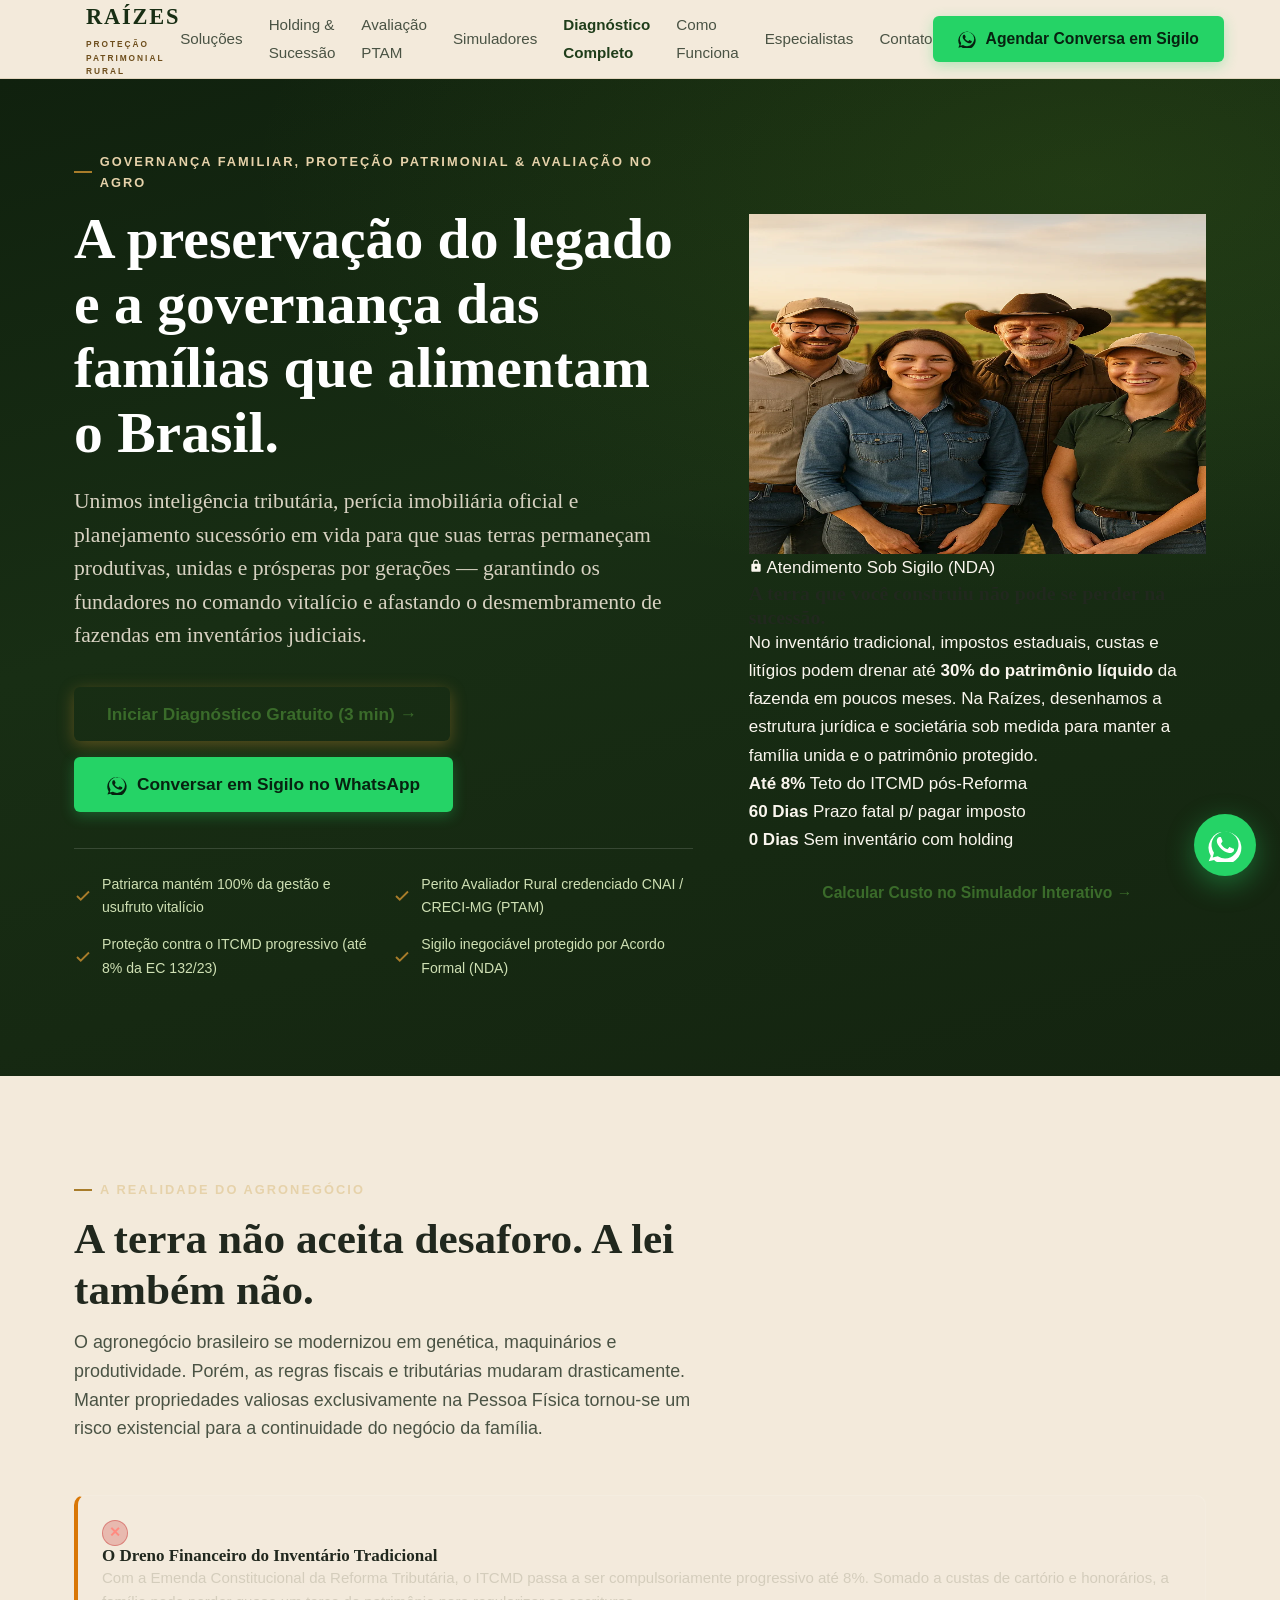
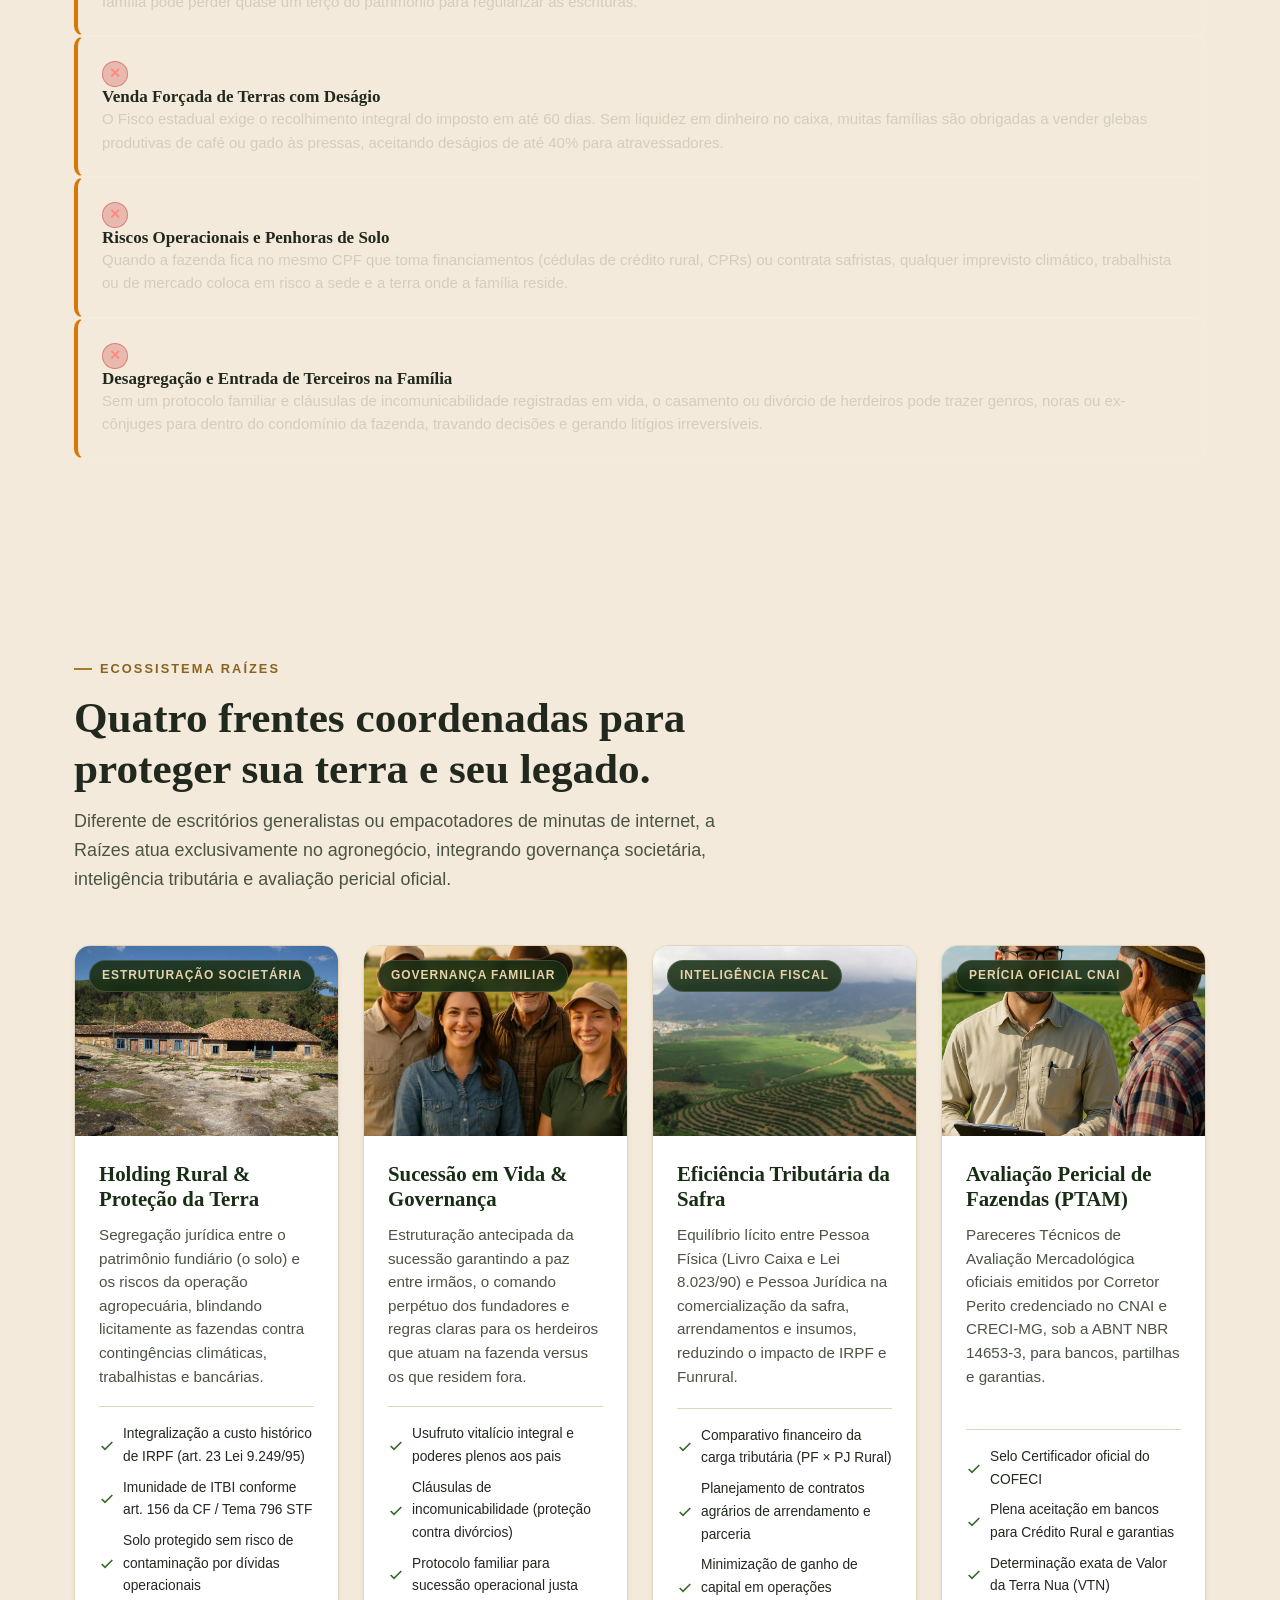
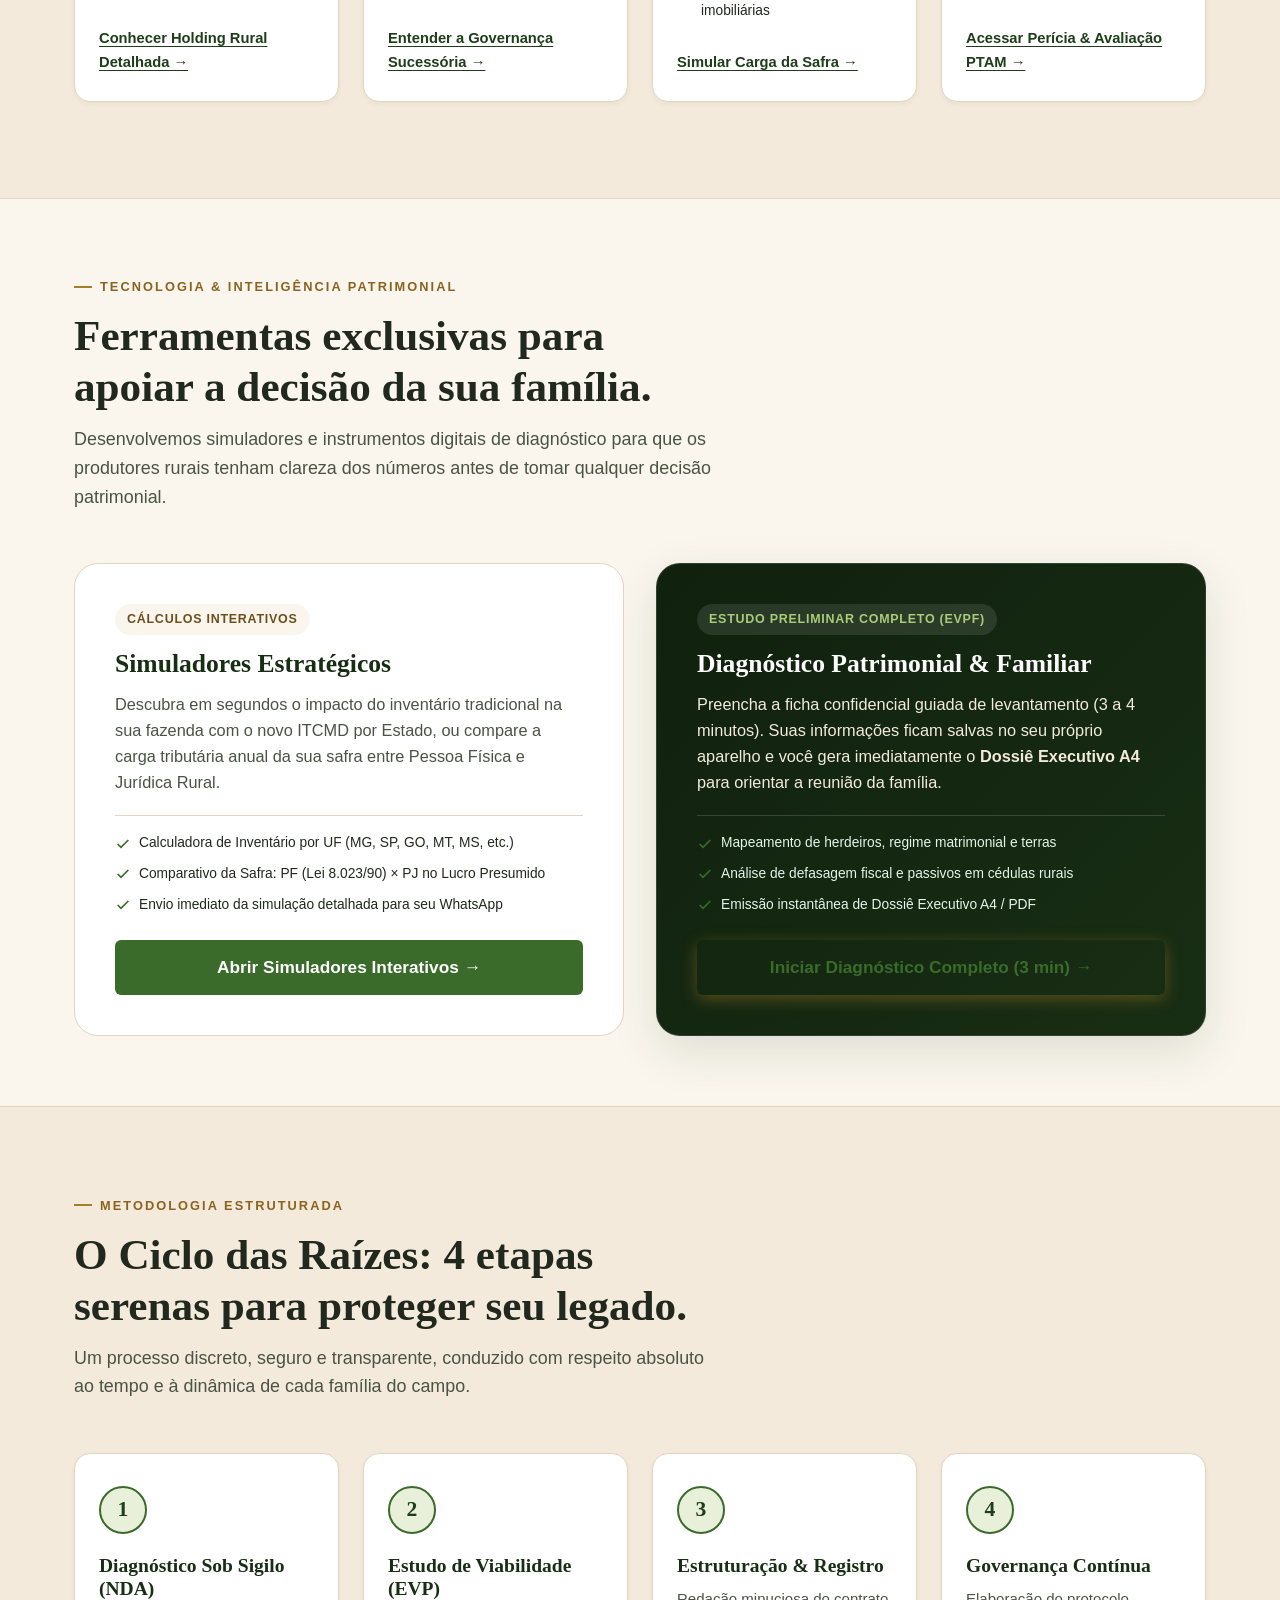
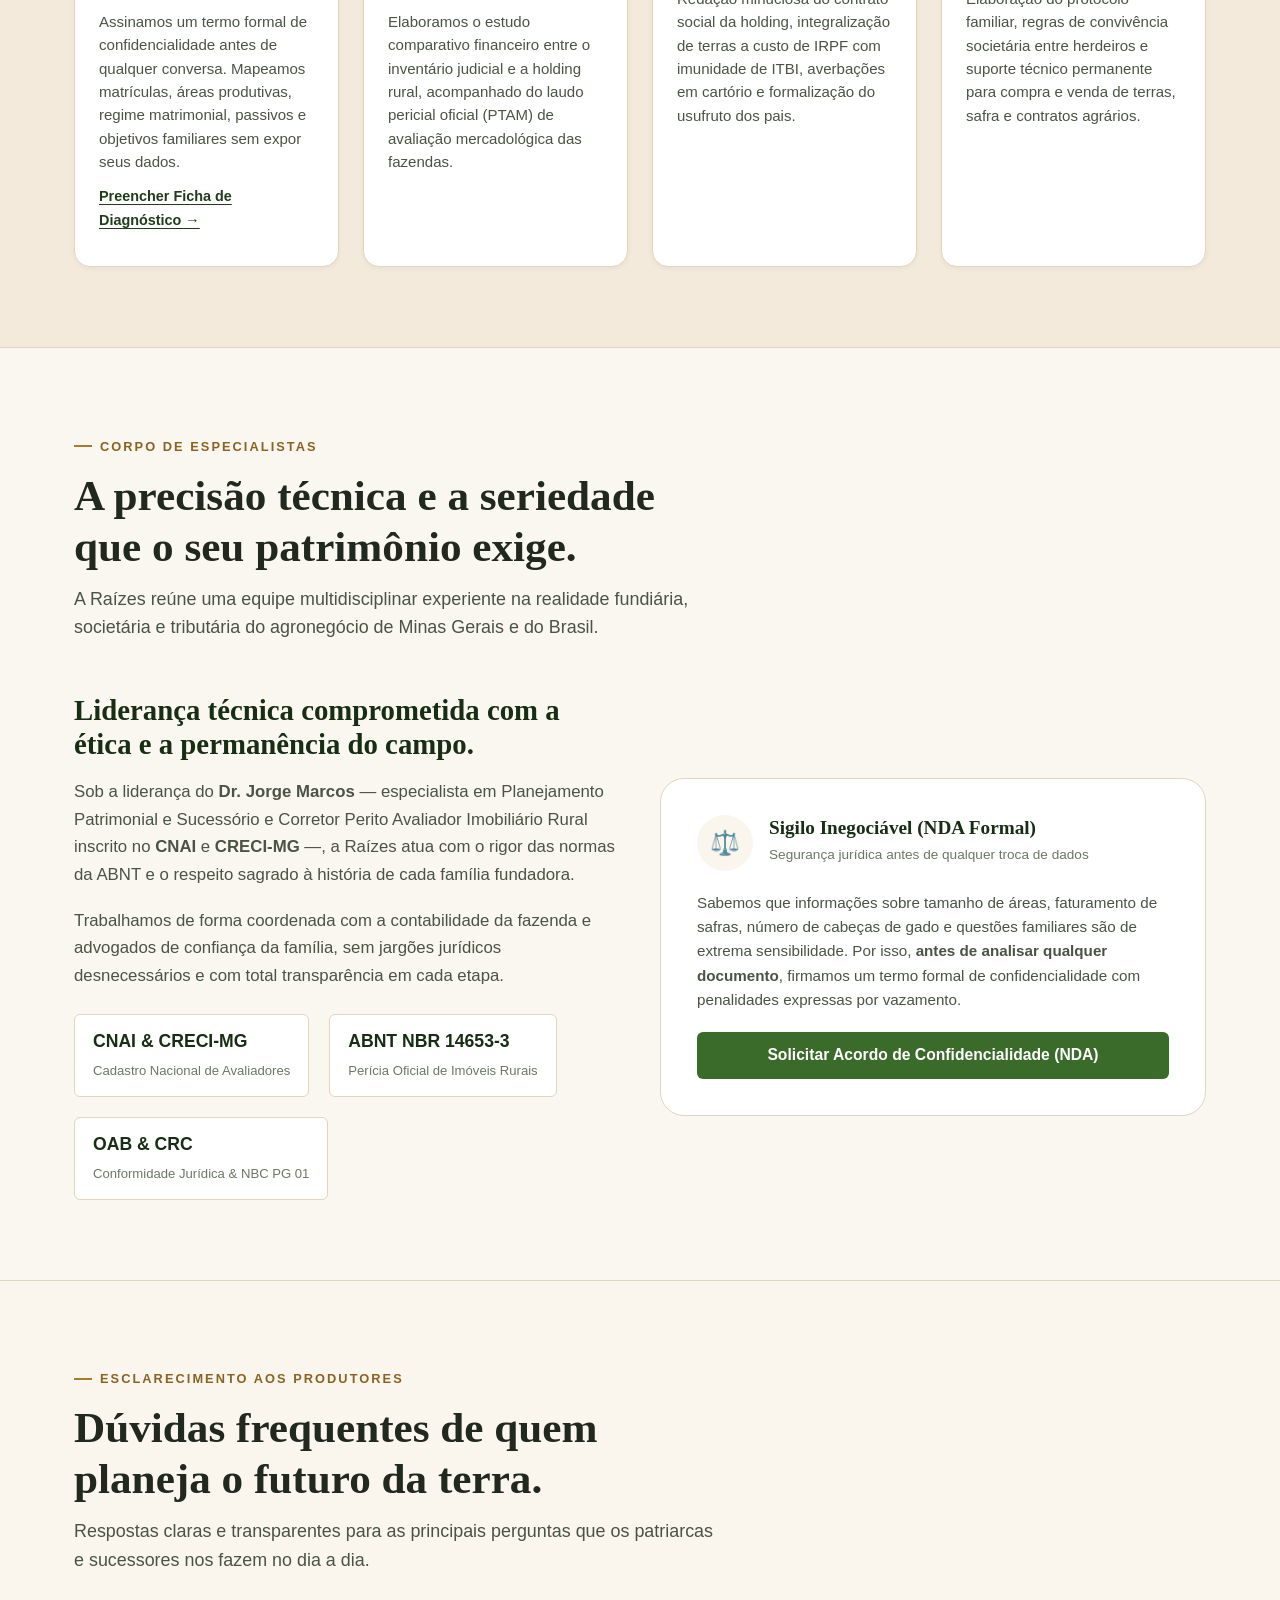
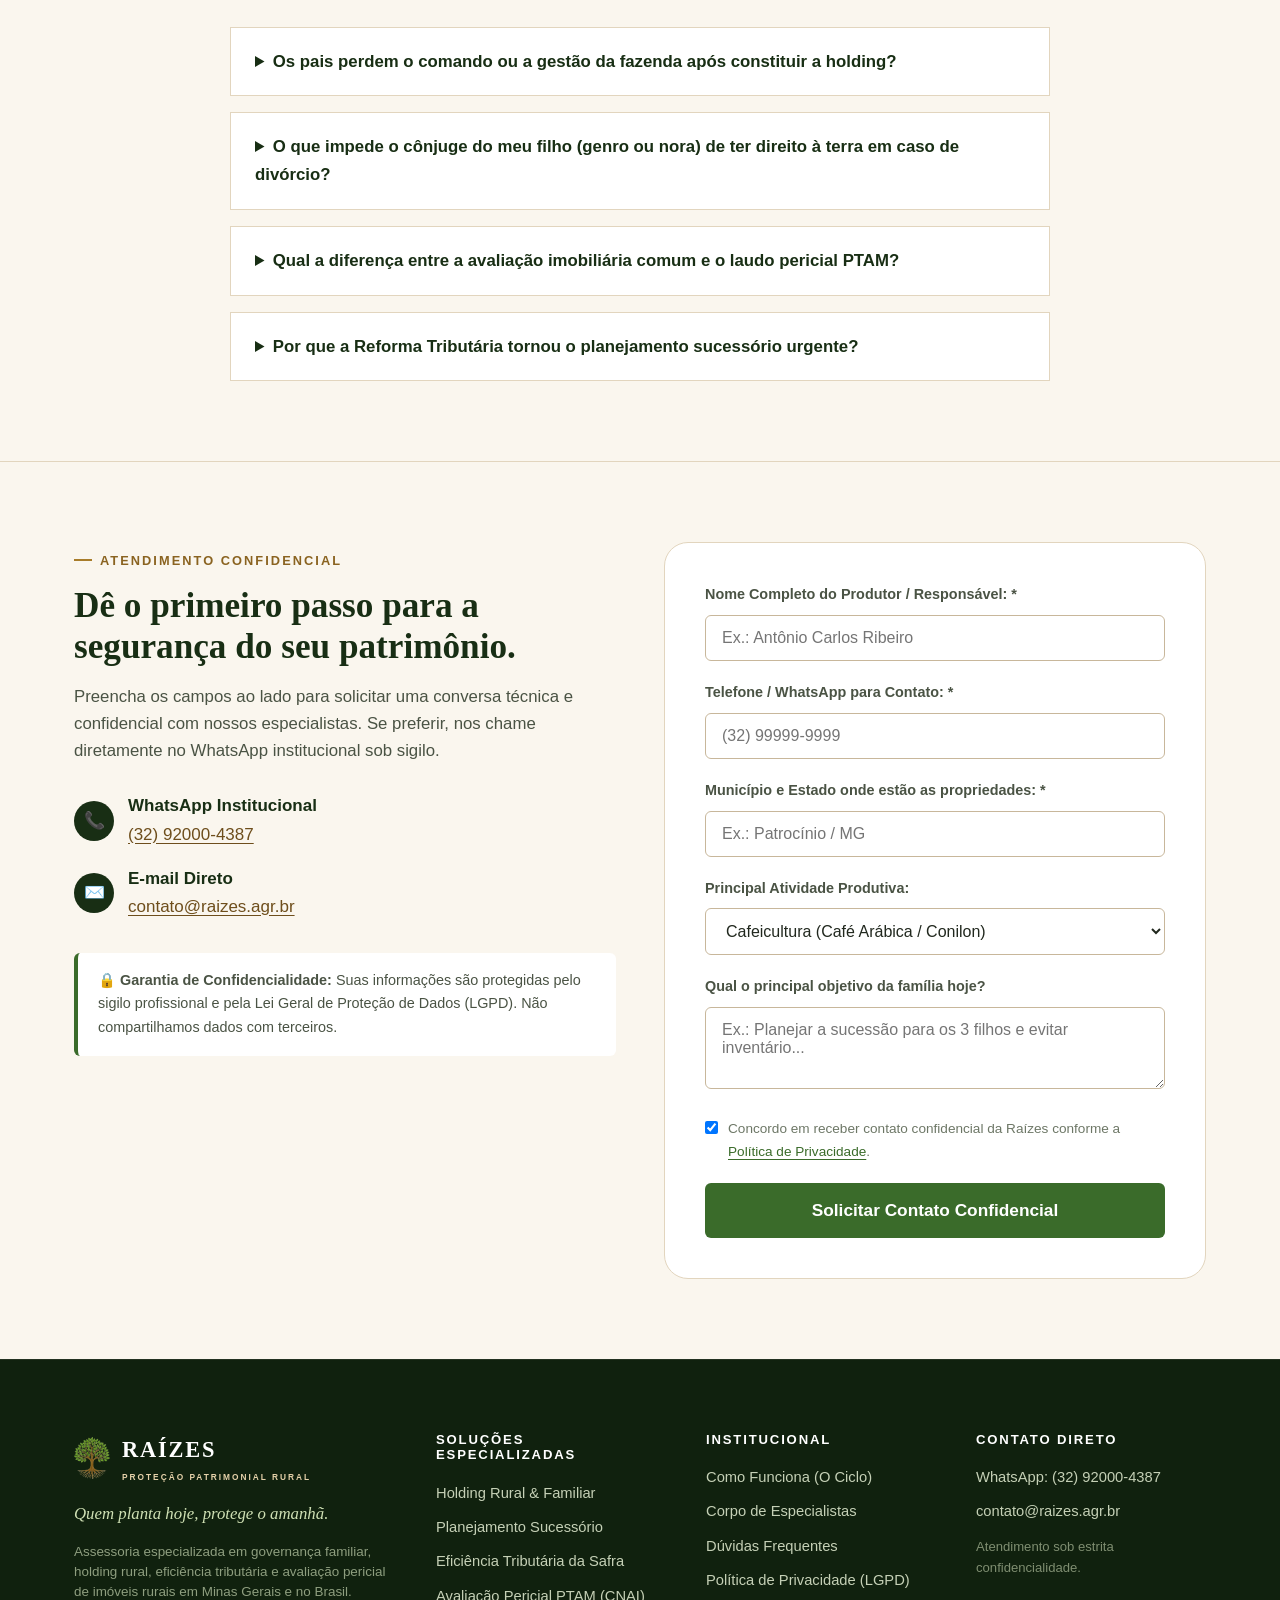
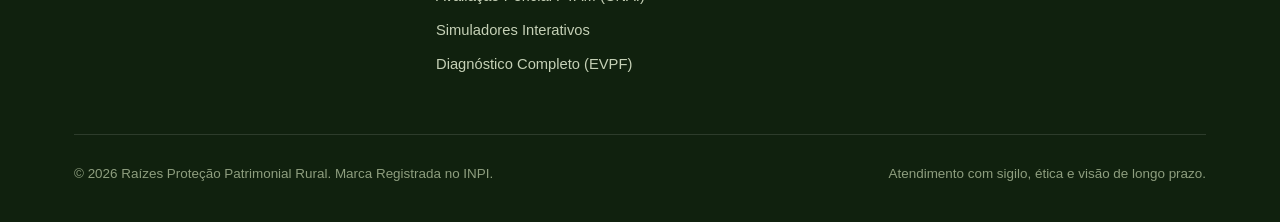
<file: index.html>
<!DOCTYPE html>
<html lang="pt-BR">
<head>
  <meta charset="UTF-8">
  <meta name="viewport" content="width=device-width, initial-scale=1.0">
  <meta name="theme-color" content="#182E14">
  <meta name="robots" content="index, follow, max-image-preview:large, max-snippet:-1, max-video-preview:-1">
  <meta name="author" content="Raízes Proteção Patrimonial Rural">
  <meta name="geo.region" content="BR-MG">
  <meta name="geo.placename" content="Minas Gerais, Brasil">
  <meta property="og:locale" content="pt_BR">

  <title>Raízes — Governança Familiar, Proteção Patrimonial e Avaliação no Agro</title>
  <meta name="description" content="Assessoria estratégica em governança familiar, holding rural, eficiência tributária e avaliação pericial de imóveis rurais (PTAM/CNAI). Proteja sua terra e o legado da sua família com sigilo absoluto.">
  <link rel="canonical" href="https://raizes.agr.br/">

  <!-- Preload da Imagem Crítica Hero -->
  <link rel="preload" as="image" href="assets/fotos/hero-fazenda-mg.webp" type="image/webp">

  <!-- Open Graph / Meta Compartilhamento -->
  <meta property="og:site_name" content="Raízes Proteção Patrimonial Rural">
  <meta property="og:type" content="website">
  <meta property="og:title" content="Raízes — Governança Familiar, Proteção Patrimonial e Avaliação no Agro">
  <meta property="og:description" content="A preservação do legado e a governança das famílias que alimentam o Brasil. Holding rural, planejamento sucessório, eficiência tributária e perícia de fazendas com sigilo absoluto.">
  <meta property="og:url" content="https://raizes.agr.br/">
  <meta property="og:image" content="https://raizes.agr.br/assets/fotos/hero-fazenda-mg.webp">
  <meta property="og:image:secure_url" content="https://raizes.agr.br/assets/fotos/hero-fazenda-mg.webp">
  <meta property="og:image:type" content="image/webp">
  <meta property="og:image:width" content="1200">
  <meta property="og:image:height" content="630">
  <meta property="og:image:alt" content="Sede histórica de fazenda em Minas Gerais — Raízes Proteção Patrimonial Rural">

  <!-- Twitter Cards -->
  <meta name="twitter:card" content="summary_large_image">
  <meta name="twitter:title" content="Raízes — Governança Familiar, Proteção Patrimonial e Avaliação no Agro">
  <meta name="twitter:description" content="Preservação de legado, holding rural e avaliação pericial de fazendas em Minas Gerais e no Brasil.">
  <meta name="twitter:image" content="https://raizes.agr.br/assets/fotos/hero-fazenda-mg.webp">

  <!-- Favicons -->
  <link rel="icon" type="image/svg+xml" href="assets/simbolo.svg">
  <link rel="icon" type="image/png" sizes="32x32" href="assets/favicon-32.png">
  <link rel="apple-touch-icon" href="assets/favicon-180.png">

  <!-- Tipografia & Google Fonts -->
  <link rel="preconnect" href="https://fonts.googleapis.com">
  <link rel="preconnect" href="https://fonts.gstatic.com" crossorigin>
  <link href="https://fonts.googleapis.com/css2?family=Cinzel:wght@500;600;700;800&family=Plus+Jakarta+Sans:wght@300;400;500;600;700;800&display=swap" rel="stylesheet">

  <!-- CSS Oficial -->
  <link rel="stylesheet" href="css/raizes.css">

  <!-- Schema.org Structured Data Avançado (@graph) -->
  <script type="application/ld+json">
  {
    "@context": "https://schema.org",
    "@graph": [
      {
        "@type": "ProfessionalService",
        "@id": "https://raizes.agr.br/#organization",
        "name": "Raízes Proteção Patrimonial Rural",
        "url": "https://raizes.agr.br/",
        "logo": "https://raizes.agr.br/assets/logo.png",
        "image": "https://raizes.agr.br/assets/fotos/hero-fazenda-mg.webp",
        "description": "Assessoria estratégica especializada em governança familiar, holding rural, eficiência tributária e avaliação pericial de imóveis rurais (PTAM/CNAI) para famílias do agronegócio.",
        "telephone": "+55-32-92000-4387",
        "email": "contato@raizes.agr.br",
        "address": {
          "@type": "PostalAddress",
          "addressLocality": "Barroso",
          "addressRegion": "MG",
          "addressCountry": "BR"
        },
        "areaServed": {
          "@type": "AdministrativeArea",
          "name": "Minas Gerais e Brasil"
        },
        "priceRange": "$$$$"
      },
      {
        "@type": "WebSite",
        "@id": "https://raizes.agr.br/#website",
        "url": "https://raizes.agr.br/",
        "name": "Raízes Proteção Patrimonial Rural",
        "publisher": {
          "@id": "https://raizes.agr.br/#organization"
        }
      },
      {
        "@type": "FAQPage",
        "@id": "https://raizes.agr.br/#faq",
        "mainEntity": [
          {
            "@type": "Question",
            "name": "O que é e como funciona a Raízes?",
            "acceptedAnswer": {
              "@type": "Answer",
              "text": "A Raízes é uma assessoria estratégica especializada no agronegócio que une governança familiar, planejamento sucessório, holding rural, eficiência tributária da safra e avaliação pericial de imóveis rurais (PTAM). Nosso trabalho preserva a união da família, garante o comando dos pais e protege a terra contra contingências da atividade rural."
            }
          },
          {
            "@type": "Question",
            "name": "Como é garantido o sigilo das informações e documentos da família?",
            "acceptedAnswer": {
              "@type": "Answer",
              "text": "O sigilo patrimonial é um princípio inegociável da Raízes. Antes mesmo de receber qualquer matrícula ou documento contábil, firmamos um Acordo de Confidencialidade (NDA) formal. Nenhuma informação sobre a área, faturamento ou patrimônio da sua família sai de nosso ambiente seguro, com respeito integral à LGPD."
            }
          },
          {
            "@type": "Question",
            "name": "Os pais continuam no comando integral da fazenda após a holding?",
            "acceptedAnswer": {
              "@type": "Answer",
              "text": "Sim, com 100% de autonomia e segurança jurídica. A estruturação prevê reserva de usufruto vitalício e cláusulas expressas de administração exclusiva dos pais, garantindo o direito de tomar todas as decisões operacionais, financeiras e receber as rendas da terra até o último dia de vida."
            }
          }
        ]
      }
    ]
  }
  </script>
</head>
<body>
  <a class="skip-link" href="#conteudo">Pular para o conteúdo principal</a>

  <!-- ==================== HEADER NOBRE INSTITUCIONAL ==================== -->
  <header class="site-header">
    <div class="container nav">
      <a class="brand" href="index.html" aria-label="Raízes Proteção Patrimonial Rural">
        <picture>
          <source srcset="assets/simbolo-real-sm.webp" type="image/webp">
          <img src="assets/simbolo-real-sm.png" alt="Símbolo Árvore Raízes" width="103" height="120">
        </picture>
        <span>RAÍZES<small>PROTEÇÃO PATRIMONIAL RURAL</small></span>
      </a>

      <nav aria-label="Navegação Principal">
        <ul class="nav-links" id="menu-links">
          <li><a href="#solucoes">Soluções</a></li>
          <li><a href="holding-rural.html">Holding & Sucessão</a></li>
          <li><a href="avaliacao-fazendas/">Avaliação PTAM</a></li>
          <li><a href="simulador.html">Simuladores</a></li>
          <li><a href="diagnostico.html" style="color: var(--verde-800); font-weight: 700;">Diagnóstico Completo</a></li>
          <li><a href="#metodologia">Como Funciona</a></li>
          <li><a href="#autoridade">Especialistas</a></li>
          <li><a href="#contato">Contato</a></li>
        </ul>
      </nav>

      <div class="nav-cta">
        <a class="btn btn-wa" href="https://wa.me/5532920004387?text=Ol%C3%A1!%20Gostaria%20de%20uma%20conversa%20confidencial%20sobre%20a%20governan%C3%A7a%20e%20prote%C3%A7%C3%A3o%20patrimonial%20da%20minha%20fam%C3%ADlia." target="_blank" rel="noopener">
          <svg width="18" height="18" viewBox="0 0 24 24" fill="currentColor" aria-hidden="true"><path d="M17.5 14.4c-.3-.2-1.7-.8-2-.9-.3-.1-.5-.2-.7.2-.2.3-.7.9-.9 1.1-.2.2-.3.2-.6.1-.3-.2-1.2-.5-2.4-1.5-.9-.8-1.5-1.8-1.6-2.1-.2-.3 0-.5.1-.6.1-.1.3-.4.5-.6.1-.2.2-.3.3-.5.1-.2 0-.4 0-.6 0-.2-.7-1.6-.9-2.2-.2-.6-.5-.5-.7-.5h-.6c-.2 0-.5.1-.8.4-.3.3-1 1-1 2.5s1.1 2.9 1.2 3.1c.2.2 2.1 3.3 5.2 4.6.7.3 1.3.5 1.7.6.7.2 1.4.2 1.9.1.6-.1 1.7-.7 2-1.4.2-.7.2-1.2.2-1.4-.1-.1-.3-.2-.6-.3M12 21.5a9.5 9.5 0 0 1-4.8-1.3l-.4-.2-3.5.9.9-3.4-.2-.4A9.5 9.5 0 1 1 12 21.5M12 2.5A11.5 11.5 0 0 0 2 19.8L.5 23.5l3.8-1A11.5 11.5 0 1 0 12 2.5"/></svg>
          Agendar Conversa em Sigilo
        </a>
        <button class="menu-toggle" aria-label="Abrir Menu de Navegação" aria-expanded="false" aria-controls="menu-links">
          <span></span><span></span><span></span>
        </button>
      </div>
    </div>
  </header>

  <main id="conteudo" tabindex="-1">

    <!-- ==================== HERO SECTION INSTITUCIONAL (CASA MÃE) ==================== -->
    <section class="hero">
      <div class="container">
        <div class="hero-grid">
          <div>
            <div class="eyebrow eyebrow-light">Governança Familiar, Proteção Patrimonial & Avaliação no Agro</div>
            <h1>A preservação do legado e a governança das famílias que alimentam o Brasil.</h1>
            <p class="lead">
              Unimos inteligência tributária, perícia imobiliária oficial e planejamento sucessório em vida para que suas terras permaneçam produtivas, unidas e prósperas por gerações — garantindo os fundadores no comando vitalício e afastando o desmembramento de fazendas em inventários judiciais.
            </p>

            <div class="cta-row">
              <a class="btn btn-terra btn-lg" href="diagnostico.html" style="box-shadow: 0 4px 16px rgba(168,124,42,0.45);">
                Iniciar Diagnóstico Gratuito (3 min) →
              </a>
              <a class="btn btn-wa btn-lg" href="https://wa.me/5532920004387?text=Ol%C3%A1!%20Gostaria%20de%20uma%20orienta%C3%A7%C3%A3o%20preliminar%20e%20confidencial%20sobre%20as%20solu%C3%A7%C3%B5es%20da%20Ra%C3%ADzes." target="_blank" rel="noopener">
                <svg width="20" height="20" viewBox="0 0 24 24" fill="currentColor" aria-hidden="true"><path d="M17.5 14.4c-.3-.2-1.7-.8-2-.9-.3-.1-.5-.2-.7.2-.2.3-.7.9-.9 1.1-.2.2-.3.2-.6.1-.3-.2-1.2-.5-2.4-1.5-.9-.8-1.5-1.8-1.6-2.1-.2-.3 0-.5.1-.6.1-.1.3-.4.5-.6.1-.2.2-.3.3-.5.1-.2 0-.4 0-.6 0-.2-.7-1.6-.9-2.2-.2-.6-.5-.5-.7-.5h-.6c-.2 0-.5.1-.8.4-.3.3-1 1-1 2.5s1.1 2.9 1.2 3.1c.2.2 2.1 3.3 5.2 4.6.7.3 1.3.5 1.7.6.7.2 1.4.2 1.9.1.6-.1 1.7-.7 2-1.4.2-.7.2-1.2.2-1.4-.1-.1-.3-.2-.6-.3M12 21.5a9.5 9.5 0 0 1-4.8-1.3l-.4-.2-3.5.9.9-3.4-.2-.4A9.5 9.5 0 1 1 12 21.5M12 2.5A11.5 11.5 0 0 0 2 19.8L.5 23.5l3.8-1A11.5 11.5 0 1 0 12 2.5"/></svg>
                Conversar em Sigilo no WhatsApp
              </a>
            </div>

            <div class="hero-trust-list">
              <div class="hero-trust-item">
                <svg width="18" height="18" viewBox="0 0 24 24" fill="none" stroke-width="2.5"><polyline points="20 6 9 17 4 12"/></svg>
                <span>Patriarca mantém 100% da gestão e usufruto vitalício</span>
              </div>
              <div class="hero-trust-item">
                <svg width="18" height="18" viewBox="0 0 24 24" fill="none" stroke-width="2.5"><polyline points="20 6 9 17 4 12"/></svg>
                <span>Perito Avaliador Rural credenciado CNAI / CRECI-MG (PTAM)</span>
              </div>
              <div class="hero-trust-item">
                <svg width="18" height="18" viewBox="0 0 24 24" fill="none" stroke-width="2.5"><polyline points="20 6 9 17 4 12"/></svg>
                <span>Proteção contra o ITCMD progressivo (até 8% da EC 132/23)</span>
              </div>
              <div class="hero-trust-item">
                <svg width="18" height="18" viewBox="0 0 24 24" fill="none" stroke-width="2.5"><polyline points="20 6 9 17 4 12"/></svg>
                <span>Sigilo inegociável protegido por Acordo Formal (NDA)</span>
              </div>
            </div>
          </div>

          <!-- Card de Destaque da Metodologia na Hero -->
          <div class="hero-card">
            <div class="hero-card-header">
              <picture>
                <source srcset="assets/fotos/familia-produtores-sucessao.webp" type="image/webp">
                <img src="assets/fotos/familia-produtores-sucessao.webp" alt="Família de produtores rurais reunida em harmonia na fazenda" width="560" height="340" fetchpriority="high">
              </picture>
              <div class="badge-sigilo">
                <svg width="14" height="14" viewBox="0 0 24 24" fill="currentColor"><path d="M18 8h-1V6c0-2.76-2.24-5-5-5S7 3.24 7 6v2H6c-1.1 0-2 .9-2 2v10c0 1.1.9 2 2 2h12c1.1 0 2-.9 2-2V10c0-1.1-.9-2-2-2zm-6 9c-1.1 0-2-.9-2-2s.9-2 2-2 2 .9 2 2-.9 2-2 2zm3.1-9H8.9V6c0-1.71 1.39-3.1 3.1-3.1 1.71 0 3.1 1.39 3.1 3.1v2z"/></svg>
                Atendimento Sob Sigilo (NDA)
              </div>
            </div>
            <div class="hero-card-body">
              <h3>A terra que você construiu não pode se perder na sucessão.</h3>
              <p>
                No inventário tradicional, impostos estaduais, custas e litígios podem drenar até <strong>30% do patrimônio líquido</strong> da fazenda em poucos meses. Na Raízes, desenhamos a estrutura jurídica e societária sob medida para manter a família unida e o patrimônio protegido.
              </p>
              <div class="hero-card-stats">
                <div class="stat-item">
                  <strong>Até 8%</strong>
                  <span>Teto do ITCMD pós-Reforma</span>
                </div>
                <div class="stat-item">
                  <strong>60 Dias</strong>
                  <span>Prazo fatal p/ pagar imposto</span>
                </div>
                <div class="stat-item">
                  <strong>0 Dias</strong>
                  <span>Sem inventário com holding</span>
                </div>
              </div>
              <a class="btn btn-terra btn-sm" href="simulador.html" style="width:100%; text-align:center; justify-content:center; margin-top:16px;">
                Calcular Custo no Simulador Interativo →
              </a>
            </div>
          </div>
        </div>
      </div>
    </section>

    <!-- ==================== ATO 1 E 2: O QUE ESTÁ EM JOGO NO CAMPO ==================== -->
    <section class="riscos-section" id="riscos">
      <div class="container">
        <div class="section-head section-head-light">
          <div class="eyebrow eyebrow-light">A Realidade do Agronegócio</div>
          <h2>A terra não aceita desaforo. A lei também não.</h2>
          <p>
            O agronegócio brasileiro se modernizou em genética, maquinários e produtividade. Porém, as regras fiscais e tributárias mudaram drasticamente. Manter propriedades valiosas exclusivamente na Pessoa Física tornou-se um risco existencial para a continuidade do negócio da família.
          </p>
        </div>

        <div class="riscos-grid">
          <div class="risk-item">
            <div class="x">✕</div>
            <div>
              <h4>O Dreno Financeiro do Inventário Tradicional</h4>
              <p>
                Com a Emenda Constitucional da Reforma Tributária, o ITCMD passa a ser compulsoriamente progressivo até 8%. Somado a custas de cartório e honorários, a família pode perder quase um terço do patrimônio para regularizar as escrituras.
              </p>
            </div>
          </div>

          <div class="risk-item">
            <div class="x">✕</div>
            <div>
              <h4>Venda Forçada de Terras com Deságio</h4>
              <p>
                O Fisco estadual exige o recolhimento integral do imposto em até 60 dias. Sem liquidez em dinheiro no caixa, muitas famílias são obrigadas a vender glebas produtivas de café ou gado às pressas, aceitando deságios de até 40% para atravessadores.
              </p>
            </div>
          </div>

          <div class="risk-item">
            <div class="x">✕</div>
            <div>
              <h4>Riscos Operacionais e Penhoras de Solo</h4>
              <p>
                Quando a fazenda fica no mesmo CPF que toma financiamentos (cédulas de crédito rural, CPRs) ou contrata safristas, qualquer imprevisto climático, trabalhista ou de mercado coloca em risco a sede e a terra onde a família reside.
              </p>
            </div>
          </div>

          <div class="risk-item">
            <div class="x">✕</div>
            <div>
              <h4>Desagregação e Entrada de Terceiros na Família</h4>
              <p>
                Sem um protocolo familiar e cláusulas de incomunicabilidade registradas em vida, o casamento ou divórcio de herdeiros pode trazer genros, noras ou ex-cônjuges para dentro do condomínio da fazenda, travando decisões e gerando litígios irreversíveis.
              </p>
            </div>
          </div>
        </div>
      </div>
    </section>

    <!-- ==================== AS 4 GRANDES VERTICAIS DA RAÍZES (HUB DE SOLUÇÕES) ==================== -->
    <section class="solucoes-section" id="solucoes">
      <div class="container">
        <div class="section-head">
          <div class="eyebrow">Ecossistema Raízes</div>
          <h2>Quatro frentes coordenadas para proteger sua terra e seu legado.</h2>
          <p>
            Diferente de escritórios generalistas ou empacotadores de minutas de internet, a Raízes atua exclusivamente no agronegócio, integrando governança societária, inteligência tributária e avaliação pericial oficial.
          </p>
        </div>

        <div class="solucoes-grid">

          <!-- VERTICAL 1: HOLDING RURAL -->
          <article class="solucao-card">
            <div class="solucao-thumb">
              <picture>
                <source srcset="assets/fotos/fazenda-historica-sede.webp" type="image/webp">
                <img src="assets/fotos/fazenda-historica-sede.webp" alt="Sede histórica de fazenda de café em Minas Gerais" width="400" height="190" loading="lazy">
              </picture>
              <div class="solucao-tag">Estruturação Societária</div>
            </div>
            <div class="solucao-body">
              <h3>Holding Rural & Proteção da Terra</h3>
              <p>Segregação jurídica entre o patrimônio fundiário (o solo) e os riscos da operação agropecuária, blindando licitamente as fazendas contra contingências climáticas, trabalhistas e bancárias.</p>
              <ul class="solucao-beneficios">
                <li><svg width="16" height="16" viewBox="0 0 24 24" fill="none" stroke-width="2.5"><polyline points="20 6 9 17 4 12"/></svg> Integralização a custo histórico de IRPF (art. 23 Lei 9.249/95)</li>
                <li><svg width="16" height="16" viewBox="0 0 24 24" fill="none" stroke-width="2.5"><polyline points="20 6 9 17 4 12"/></svg> Imunidade de ITBI conforme art. 156 da CF / Tema 796 STF</li>
                <li><svg width="16" height="16" viewBox="0 0 24 24" fill="none" stroke-width="2.5"><polyline points="20 6 9 17 4 12"/></svg> Solo protegido sem risco de contaminação por dívidas operacionais</li>
              </ul>
              <a class="solucao-link" href="holding-rural.html" style="color:var(--verde-800); font-weight:700;">Conhecer Holding Rural Detalhada →</a>
            </div>
          </article>

          <!-- VERTICAL 2: PLANEJAMENTO SUCESSÓRIO & GOVERNANÇA -->
          <article class="solucao-card">
            <div class="solucao-thumb">
              <picture>
                <source srcset="assets/fotos/governanca-parceria-familiar.webp" type="image/webp">
                <img src="assets/fotos/governanca-parceria-familiar.webp" alt="Reunião de governança familiar entre pais e filhos no campo" width="400" height="190" loading="lazy">
              </picture>
              <div class="solucao-tag">Governança Familiar</div>
            </div>
            <div class="solucao-body">
              <h3>Sucessão em Vida & Governança</h3>
              <p>Estruturação antecipada da sucessão garantindo a paz entre irmãos, o comando perpétuo dos fundadores e regras claras para os herdeiros que atuam na fazenda versus os que residem fora.</p>
              <ul class="solucao-beneficios">
                <li><svg width="16" height="16" viewBox="0 0 24 24" fill="none" stroke-width="2.5"><polyline points="20 6 9 17 4 12"/></svg> Usufruto vitalício integral e poderes plenos aos pais</li>
                <li><svg width="16" height="16" viewBox="0 0 24 24" fill="none" stroke-width="2.5"><polyline points="20 6 9 17 4 12"/></svg> Cláusulas de incomunicabilidade (proteção contra divórcios)</li>
                <li><svg width="16" height="16" viewBox="0 0 24 24" fill="none" stroke-width="2.5"><polyline points="20 6 9 17 4 12"/></svg> Protocolo familiar para sucessão operacional justa</li>
              </ul>
              <a class="solucao-link" href="holding-rural.html#sucessao" style="color:var(--verde-800); font-weight:700;">Entender a Governança Sucessória →</a>
            </div>
          </article>

          <!-- VERTICAL 3: EFICIÊNCIA TRIBUTÁRIA NO AGRO -->
          <article class="solucao-card">
            <div class="solucao-thumb">
              <picture>
                <source srcset="assets/fotos/cafezal-lavoura-mg.webp" type="image/webp">
                <img src="assets/fotos/cafezal-lavoura-mg.webp" alt="Lavoura de café em plena produção com alta produtividade" width="400" height="190" loading="lazy">
              </picture>
              <div class="solucao-tag">Inteligência Fiscal</div>
            </div>
            <div class="solucao-body">
              <h3>Eficiência Tributária da Safra</h3>
              <p>Equilíbrio lícito entre Pessoa Física (Livro Caixa e Lei 8.023/90) e Pessoa Jurídica na comercialização da safra, arrendamentos e insumos, reduzindo o impacto de IRPF e Funrural.</p>
              <ul class="solucao-beneficios">
                <li><svg width="16" height="16" viewBox="0 0 24 24" fill="none" stroke-width="2.5"><polyline points="20 6 9 17 4 12"/></svg> Comparativo financeiro da carga tributária (PF × PJ Rural)</li>
                <li><svg width="16" height="16" viewBox="0 0 24 24" fill="none" stroke-width="2.5"><polyline points="20 6 9 17 4 12"/></svg> Planejamento de contratos agrários de arrendamento e parceria</li>
                <li><svg width="16" height="16" viewBox="0 0 24 24" fill="none" stroke-width="2.5"><polyline points="20 6 9 17 4 12"/></svg> Minimização de ganho de capital em operações imobiliárias</li>
              </ul>
              <a class="solucao-link" href="simulador.html#tributario" style="color:var(--verde-800); font-weight:700;">Simular Carga da Safra →</a>
            </div>
          </article>

          <!-- VERTICAL 4: AVALIAÇÃO PERICIAL DE IMÓVEIS (PTAM) -->
          <article class="solucao-card">
            <div class="solucao-thumb">
              <picture>
                <source srcset="assets/fotos/produtor-perito-vistoria.webp" type="image/webp">
                <img src="assets/fotos/produtor-perito-vistoria.webp" alt="Vistoria técnica presencial com produtor no campo" width="400" height="190" loading="lazy">
              </picture>
              <div class="solucao-tag">Perícia Oficial CNAI</div>
            </div>
            <div class="solucao-body">
              <h3>Avaliação Pericial de Fazendas (PTAM)</h3>
              <p>Pareceres Técnicos de Avaliação Mercadológica oficiais emitidos por Corretor Perito credenciado no CNAI e CRECI-MG, sob a ABNT NBR 14653-3, para bancos, partilhas e garantias.</p>
              <ul class="solucao-beneficios">
                <li><svg width="16" height="16" viewBox="0 0 24 24" fill="none" stroke-width="2.5"><polyline points="20 6 9 17 4 12"/></svg> Selo Certificador oficial do COFECI</li>
                <li><svg width="16" height="16" viewBox="0 0 24 24" fill="none" stroke-width="2.5"><polyline points="20 6 9 17 4 12"/></svg> Plena aceitação em bancos para Crédito Rural e garantias</li>
                <li><svg width="16" height="16" viewBox="0 0 24 24" fill="none" stroke-width="2.5"><polyline points="20 6 9 17 4 12"/></svg> Determinação exata de Valor da Terra Nua (VTN)</li>
              </ul>
              <a class="solucao-link" href="avaliacao-fazendas/" style="color:var(--verde-800); font-weight:700;">Acessar Perícia & Avaliação PTAM →</a>
            </div>
          </article>

        </div>
      </div>
    </section>

    <!-- ==================== FERRAMENTAS INTERATIVAS (SHOWCASE SIMULADORES E DIAGNÓSTICO) ==================== -->
    <section class="simulador-section" style="padding: 70px 0;">
      <div class="container">
        <div class="section-head">
          <div class="eyebrow">Tecnologia & Inteligência Patrimonial</div>
          <h2>Ferramentas exclusivas para apoiar a decisão da sua família.</h2>
          <p>
            Desenvolvemos simuladores e instrumentos digitais de diagnóstico para que os produtores rurais tenham clareza dos números antes de tomar qualquer decisão patrimonial.
          </p>
        </div>

        <div style="display: grid; grid-template-columns: 1fr 1fr; gap: 32px; align-items: stretch;">

          <!-- Card Showcase 1: Simuladores -->
          <div style="background:#fff; border:1.5px solid var(--borda); border-radius:var(--radius-xl); padding:40px; box-shadow:var(--shadow-md); display:flex; flex-direction:column; justify-content:space-between;">
            <div>
              <div style="display:inline-block; font-size:.78rem; font-weight:700; color:var(--terra-700); background:var(--areia-clara); padding:5px 12px; border-radius:var(--pill); margin-bottom:14px; text-transform:uppercase; letter-spacing:.06em;">
                Cálculos Interativos
              </div>
              <h3 style="font-size:1.6rem; color:var(--verde-900); margin-bottom:12px;">Simuladores Estratégicos</h3>
              <p style="color:var(--tinta-2); font-size:1.02rem; line-height:1.6; margin-bottom:20px;">
                Descubra em segundos o impacto do inventário tradicional na sua fazenda com o novo ITCMD por Estado, ou compare a carga tributária anual da sua safra entre Pessoa Física e Jurídica Rural.
              </p>
              <ul class="solucao-beneficios" style="margin-bottom:24px;">
                <li><svg width="16" height="16" viewBox="0 0 24 24" fill="none" stroke-width="2.5"><polyline points="20 6 9 17 4 12"/></svg> Calculadora de Inventário por UF (MG, SP, GO, MT, MS, etc.)</li>
                <li><svg width="16" height="16" viewBox="0 0 24 24" fill="none" stroke-width="2.5"><polyline points="20 6 9 17 4 12"/></svg> Comparativo da Safra: PF (Lei 8.023/90) × PJ no Lucro Presumido</li>
                <li><svg width="16" height="16" viewBox="0 0 24 24" fill="none" stroke-width="2.5"><polyline points="20 6 9 17 4 12"/></svg> Envio imediato da simulação detalhada para seu WhatsApp</li>
              </ul>
            </div>
            <a class="btn btn-primary btn-lg" href="simulador.html" style="width:100%; justify-content:center;">
              Abrir Simuladores Interativos →
            </a>
          </div>

          <!-- Card Showcase 2: Diagnóstico Completo -->
          <div style="background:linear-gradient(135deg, var(--verde-950) 0%, var(--verde-900) 100%); color:#fff; border-radius:var(--radius-xl); padding:40px; box-shadow:var(--shadow-lg); display:flex; flex-direction:column; justify-content:space-between; border:1px solid rgba(255,255,255,0.12);">
            <div>
              <div style="display:inline-block; font-size:.78rem; font-weight:700; color:#A9CC7A; background:rgba(255,255,255,0.1); padding:5px 12px; border-radius:var(--pill); margin-bottom:14px; text-transform:uppercase; letter-spacing:.06em;">
                Estudo Preliminar Completo (EVPF)
              </div>
              <h3 style="font-size:1.6rem; color:#fff; margin-bottom:12px;">Diagnóstico Patrimonial & Familiar</h3>
              <p style="color:var(--areia); font-size:1.02rem; line-height:1.6; margin-bottom:20px;">
                Preencha a ficha confidencial guiada de levantamento (3 a 4 minutos). Suas informações ficam salvas no seu próprio aparelho e você gera imediatamente o <strong>Dossiê Executivo A4</strong> para orientar a reunião da família.
              </p>
              <ul class="solucao-beneficios" style="border-top-color:rgba(255,255,255,0.15); margin-bottom:24px;">
                <li style="color:#E2F5E9;"><svg width="16" height="16" viewBox="0 0 24 24" fill="none" stroke-width="2.5" stroke="#A9CC7A"><polyline points="20 6 9 17 4 12"/></svg> Mapeamento de herdeiros, regime matrimonial e terras</li>
                <li style="color:#E2F5E9;"><svg width="16" height="16" viewBox="0 0 24 24" fill="none" stroke-width="2.5" stroke="#A9CC7A"><polyline points="20 6 9 17 4 12"/></svg> Análise de defasagem fiscal e passivos em cédulas rurais</li>
                <li style="color:#E2F5E9;"><svg width="16" height="16" viewBox="0 0 24 24" fill="none" stroke-width="2.5" stroke="#A9CC7A"><polyline points="20 6 9 17 4 12"/></svg> Emissão instantânea de Dossiê Executivo A4 / PDF</li>
              </ul>
            </div>
            <a class="btn btn-terra btn-lg" href="diagnostico.html" style="width:100%; justify-content:center; box-shadow:0 4px 16px rgba(168,124,42,0.45);">
              Iniciar Diagnóstico Completo (3 min) →
            </a>
          </div>

        </div>
      </div>
    </section>

    <!-- ==================== COMO FUNCIONA (O CICLO DAS RAÍZES) ==================== -->
    <section id="metodologia" style="padding: 80px 0;">
      <div class="container">
        <div class="section-head">
          <div class="eyebrow">Metodologia Estruturada</div>
          <h2>O Ciclo das Raízes: 4 etapas serenas para proteger seu legado.</h2>
          <p>
            Um processo discreto, seguro e transparente, conduzido com respeito absoluto ao tempo e à dinâmica de cada família do campo.
          </p>
        </div>

        <div class="ciclo-grid">
          <div class="ciclo-card">
            <div class="ciclo-num">1</div>
            <h3>Diagnóstico Sob Sigilo (NDA)</h3>
            <p>Assinamos um termo formal de confidencialidade antes de qualquer conversa. Mapeamos matrículas, áreas produtivas, regime matrimonial, passivos e objetivos familiares sem expor seus dados.</p>
            <a href="diagnostico.html" style="display:inline-block; margin-top:12px; font-weight:700; font-size:.9rem; color:var(--verde-800); text-decoration:underline;">Preencher Ficha de Diagnóstico →</a>
          </div>

          <div class="ciclo-card">
            <div class="ciclo-num">2</div>
            <h3>Estudo de Viabilidade (EVP)</h3>
            <p>Elaboramos o estudo comparativo financeiro entre o inventário judicial e a holding rural, acompanhado do laudo pericial oficial (PTAM) de avaliação mercadológica das fazendas.</p>
          </div>

          <div class="ciclo-card">
            <div class="ciclo-num">3</div>
            <h3>Estruturação & Registro</h3>
            <p>Redação minuciosa do contrato social da holding, integralização de terras a custo de IRPF com imunidade de ITBI, averbações em cartório e formalização do usufruto dos pais.</p>
          </div>

          <div class="ciclo-card">
            <div class="ciclo-num">4</div>
            <h3>Governança Contínua</h3>
            <p>Elaboração do protocolo familiar, regras de convivência societária entre herdeiros e suporte técnico permanente para compra e venda de terras, safra e contratos agrários.</p>
          </div>
        </div>
      </div>
    </section>

    <!-- ==================== AUTORIDADE & CORPO DE ESPECIALISTAS ==================== -->
    <section class="autoridade-section" id="autoridade" style="background:#FAF7F0; padding:80px 0; border-top:1px solid var(--borda); border-bottom:1px solid var(--borda);">
      <div class="container">
        <div class="section-head">
          <div class="eyebrow">Corpo de Especialistas</div>
          <h2>A precisão técnica e a seriedade que o seu patrimônio exige.</h2>
          <p>
            A Raízes reúne uma equipe multidisciplinar experiente na realidade fundiária, societária e tributária do agronegócio de Minas Gerais e do Brasil.
          </p>
        </div>

        <div style="display:grid; grid-template-columns: 1fr 1fr; gap:40px; align-items:center;">
          <div>
            <h3 style="font-size:1.8rem; color:var(--verde-900); margin-bottom:16px;">
              Liderança técnica comprometida com a ética e a permanência do campo.
            </h3>
            <p style="color:var(--tinta-2); font-size:1.05rem; line-height:1.65; margin-bottom:18px;">
              Sob a liderança do <strong>Dr. Jorge Marcos</strong> — especialista em Planejamento Patrimonial e Sucessório e Corretor Perito Avaliador Imobiliário Rural inscrito no <strong>CNAI</strong> e <strong>CRECI-MG</strong> —, a Raízes atua com o rigor das normas da ABNT e o respeito sagrado à história de cada família fundadora.
            </p>
            <p style="color:var(--tinta-2); font-size:1.05rem; line-height:1.65; margin-bottom:24px;">
              Trabalhamos de forma coordenada com a contabilidade da fazenda e advogados de confiança da família, sem jargões jurídicos desnecessários e com total transparência em cada etapa.
            </p>

            <div style="display:flex; gap:20px; flex-wrap:wrap;">
              <div style="background:#fff; border:1px solid var(--borda); border-radius:var(--radius-sm); padding:12px 18px;">
                <strong style="display:block; color:var(--verde-900); font-size:1.1rem;">CNAI & CRECI-MG</strong>
                <span style="font-size:.82rem; color:var(--tinta-3);">Cadastro Nacional de Avaliadores</span>
              </div>
              <div style="background:#fff; border:1px solid var(--borda); border-radius:var(--radius-sm); padding:12px 18px;">
                <strong style="display:block; color:var(--verde-900); font-size:1.1rem;">ABNT NBR 14653-3</strong>
                <span style="font-size:.82rem; color:var(--tinta-3);">Perícia Oficial de Imóveis Rurais</span>
              </div>
              <div style="background:#fff; border:1px solid var(--borda); border-radius:var(--radius-sm); padding:12px 18px;">
                <strong style="display:block; color:var(--verde-900); font-size:1.1rem;">OAB & CRC</strong>
                <span style="font-size:.82rem; color:var(--tinta-3);">Conformidade Jurídica & NBC PG 01</span>
              </div>
            </div>
          </div>

          <div style="background:#fff; border:1px solid var(--borda); border-radius:var(--radius-xl); padding:36px; box-shadow:var(--shadow-md);">
            <div style="display:flex; align-items:center; gap:16px; margin-bottom:20px;">
              <div style="width:56px; height:56px; border-radius:50%; background:var(--areia-clara); display:flex; align-items:center; justify-content:center; color:var(--verde-900); font-size:1.5rem; font-weight:700;">
                ⚖️
              </div>
              <div>
                <h4 style="font-size:1.2rem; color:var(--verde-900); margin:0;">Sigilo Inegociável (NDA Formal)</h4>
                <span style="font-size:.85rem; color:var(--tinta-3);">Segurança jurídica antes de qualquer troca de dados</span>
              </div>
            </div>
            <p style="color:var(--tinta-2); font-size:.95rem; line-height:1.6; margin-bottom:20px;">
              Sabemos que informações sobre tamanho de áreas, faturamento de safras, número de cabeças de gado e questões familiares são de extrema sensibilidade. Por isso, <strong>antes de analisar qualquer documento</strong>, firmamos um termo formal de confidencialidade com penalidades expressas por vazamento.
            </p>
            <a class="btn btn-primary" href="#contato" style="width:100%; justify-content:center;">
              Solicitar Acordo de Confidencialidade (NDA)
            </a>
          </div>
        </div>
      </div>
    </section>

    <!-- ==================== PERGUNTAS FREQUENTES (FAQ) ==================== -->
    <section class="faq-section" id="faq" style="padding:80px 0;">
      <div class="container">
        <div class="section-head">
          <div class="eyebrow">Esclarecimento aos Produtores</div>
          <h2>Dúvidas frequentes de quem planeja o futuro da terra.</h2>
          <p>
            Respostas claras e transparentes para as principais perguntas que os patriarcas e sucessores nos fazem no dia a dia.
          </p>
        </div>

        <div style="max-width:820px; margin:0 auto; display:flex; flex-direction:column; gap:16px;">

          <details style="background:#fff; border:1px solid var(--borda); border-radius:var(--radius-md); padding:20px 24px;">
            <summary style="font-weight:700; color:var(--verde-900); cursor:pointer; font-size:1.05rem;">
              Os pais perdem o comando ou a gestão da fazenda após constituir a holding?
            </summary>
            <p style="margin-top:14px; color:var(--tinta-2); font-size:.95rem; line-height:1.6;">
              <strong>Não, de forma alguma.</strong> O contrato social é desenhado com cláusulas explícitas de administração vitalícia e exclusiva dos fundadores, acompanhado de doação de cotas com <em>reserva de usufruto de 100%</em>. Isso significa que apenas os pais continuam decidindo quando plantar, colher, arrendar, vender gado e recebendo todas as rendas das propriedades enquanto viverem.
            </p>
          </details>

          <details style="background:#fff; border:1px solid var(--borda); border-radius:var(--radius-md); padding:20px 24px;">
            <summary style="font-weight:700; color:var(--verde-900); cursor:pointer; font-size:1.05rem;">
              O que impede o cônjuge do meu filho (genro ou nora) de ter direito à terra em caso de divórcio?
            </summary>
            <p style="margin-top:14px; color:var(--tinta-2); font-size:.95rem; line-height:1.6;">
              Na estruturação em vida, são gravadas no contrato social as cláusulas de <strong>incomunicabilidade</strong> e <strong>impenhorabilidade</strong>. Com isso, as cotas da empresa rural que representam a terra pertencem exclusivamente ao filho consanguíneo, não se comunicando em nenhuma hipótese ao cônjuge, qualquer que seja o regime de bens adotado no casamento.
            </p>
          </details>

          <details style="background:#fff; border:1px solid var(--borda); border-radius:var(--radius-md); padding:20px 24px;">
            <summary style="font-weight:700; color:var(--verde-900); cursor:pointer; font-size:1.05rem;">
              Qual a diferença entre a avaliação imobiliária comum e o laudo pericial PTAM?
            </summary>
            <p style="margin-top:14px; color:var(--tinta-2); font-size:.95rem; line-height:1.6;">
              Uma opinião de valor imobiliário comum de imobiliária não tem valor judicial nem bancário. O <strong>Parecer Técnico de Avaliação Mercadológica (PTAM)</strong> é emitido exclusivamente por Perito credenciado no CNAI/COFECI sob os rigores da norma ABNT NBR 14653-3, possuindo fé pública e plena aceitação em bancos para operações de Crédito Rural, cauções hipotecárias e processos judiciais de partilha.
            </p>
          </details>

          <details style="background:#fff; border:1px solid var(--borda); border-radius:var(--radius-md); padding:20px 24px;">
            <summary style="font-weight:700; color:var(--verde-900); cursor:pointer; font-size:1.05rem;">
              Por que a Reforma Tributária tornou o planejamento sucessório urgente?
            </summary>
            <p style="margin-top:14px; color:var(--tinta-2); font-size:.95rem; line-height:1.6;">
              A Emenda Constitucional nº 132/2023 determinou que o imposto de transmissão causa mortis e doação (ITCMD) deve ser obrigatoriamente progressivo em todo o território nacional, com alíquotas que atingem o teto de 8%. Além disso, o Fisco estadual passou a exigir a avaliação dos imóveis rurais a valor real de mercado. Quem estrutura o patrimônio em vida aproveita as bases de cálculo históricas antes da vigência plena das novas leis estaduais.
            </p>
          </details>

        </div>
      </div>
    </section>

    <!-- ==================== FORMULÁRIO DE CONTATO & AGENDAMENTO CONFIDENCIAL ==================== -->
    <section class="contato-section" id="contato" style="background:var(--areia-clara); padding:80px 0; border-top:1px solid var(--borda);">
      <div class="container">
        <div style="display:grid; grid-template-columns: 1fr 1fr; gap:48px; align-items:start;">

          <div>
            <div class="eyebrow">Atendimento Confidencial</div>
            <h2 style="font-size:2.2rem; color:var(--verde-900); margin-bottom:16px;">
              Dê o primeiro passo para a segurança do seu patrimônio.
            </h2>
            <p style="color:var(--tinta-2); font-size:1.05rem; line-height:1.6; margin-bottom:28px;">
              Preencha os campos ao lado para solicitar uma conversa técnica e confidencial com nossos especialistas. Se preferir, nos chame diretamente no WhatsApp institucional sob sigilo.
            </p>

            <div style="display:flex; flex-direction:column; gap:16px; margin-bottom:32px;">
              <div style="display:flex; align-items:center; gap:14px;">
                <div style="width:40px; height:40px; border-radius:50%; background:var(--verde-900); color:#fff; display:flex; align-items:center; justify-content:center; font-weight:700;">
                  📞
                </div>
                <div>
                  <strong style="display:block; color:var(--verde-900);">WhatsApp Institucional</strong>
                  <a href="https://wa.me/5532920004387" target="_blank" rel="noopener" style="color:var(--terra-700); text-decoration:underline;">(32) 92000-4387</a>
                </div>
              </div>

              <div style="display:flex; align-items:center; gap:14px;">
                <div style="width:40px; height:40px; border-radius:50%; background:var(--verde-900); color:#fff; display:flex; align-items:center; justify-content:center; font-weight:700;">
                  ✉️
                </div>
                <div>
                  <strong style="display:block; color:var(--verde-900);">E-mail Direto</strong>
                  <a href="mailto:contato@raizes.agr.br" style="color:var(--terra-700); text-decoration:underline;">contato@raizes.agr.br</a>
                </div>
              </div>
            </div>

            <div style="background:#fff; border-left:4px solid var(--verde-700); padding:16px 20px; border-radius:var(--radius-sm); font-size:.9rem; color:var(--tinta-2);">
              🔒 <strong>Garantia de Confidencialidade:</strong> Suas informações são protegidas pelo sigilo profissional e pela Lei Geral de Proteção de Dados (LGPD). Não compartilhamos dados com terceiros.
            </div>
          </div>

          <!-- Formulário -->
          <div style="background:#fff; border:1px solid var(--borda); border-radius:var(--radius-xl); padding:40px; box-shadow:var(--shadow-md);">
            <form id="form-agendamento" novalidate>
              <div class="sim-form-group">
                <label for="form-nome">Nome Completo do Produtor / Responsável: *</label>
                <input type="text" id="form-nome" name="nome" class="sim-select" required placeholder="Ex.: Antônio Carlos Ribeiro">
              </div>

              <div class="sim-form-group">
                <label for="form-telefone">Telefone / WhatsApp para Contato: *</label>
                <input type="tel" id="form-telefone" name="telefone" class="sim-select" required placeholder="(32) 99999-9999">
              </div>

              <div class="sim-form-group">
                <label for="form-cidade">Município e Estado onde estão as propriedades: *</label>
                <input type="text" id="form-cidade" name="cidade" class="sim-select" required placeholder="Ex.: Patrocínio / MG">
              </div>

              <div class="sim-form-group">
                <label for="form-cultura">Principal Atividade Produtiva:</label>
                <select id="form-cultura" name="cultura" class="sim-select">
                  <option value="Cafeicultura" selected>Cafeicultura (Café Arábica / Conilon)</option>
                  <option value="Pecuaria">Pecuária de Corte ou Leite</option>
                  <option value="Graos">Grãos (Soja, Milho, Trigo)</option>
                  <option value="Diversificada">Produção Mista / Diversificada</option>
                  <option value="Outra">Outra Cultura Agropecuária</option>
                </select>
              </div>

              <div class="sim-form-group">
                <label for="form-mensagem">Qual o principal objetivo da família hoje?</label>
                <textarea id="form-mensagem" name="mensagem" class="sim-select" rows="3" style="resize:vertical;" placeholder="Ex.: Planejar a sucessão para os 3 filhos e evitar inventário..."></textarea>
              </div>

              <div style="margin-bottom:20px; font-size:.85rem; color:var(--tinta-3); display:flex; gap:10px; align-items:flex-start;">
                <input type="checkbox" id="form-consent" name="consent" required checked style="margin-top:3px;">
                <label for="form-consent">Concordo em receber contato confidencial da Raízes conforme a <a href="privacidade.html" style="text-decoration:underline;">Política de Privacidade</a>.</label>
              </div>

              <div id="form-feedback" class="form-feedback" style="display:none; margin-bottom:16px;"></div>

              <button type="submit" class="btn btn-primary btn-lg" style="width:100%; justify-content:center;">
                Solicitar Contato Confidencial
              </button>
            </form>
          </div>

        </div>
      </div>
    </section>

  </main>

  <!-- ==================== RODAPÉ INSTITUCIONAL UNIFICADO ==================== -->
  <footer class="site-footer">
    <div class="container">
      <div class="cols">
        <div>
          <div class="brand">
            <picture>
              <source srcset="assets/simbolo-real-sm.webp" type="image/webp">
              <img src="assets/simbolo-real-sm.png" alt="Símbolo Árvore Raízes" width="103" height="120">
            </picture>
            <span>RAÍZES<small>PROTEÇÃO PATRIMONIAL RURAL</small></span>
          </div>
          <p class="tagline">Quem planta hoje, protege o amanhã.</p>
          <p style="margin-top: 14px; font-size: .84rem; line-height: 1.5; color: #8E9E7F;">
            Assessoria especializada em governança familiar, holding rural, eficiência tributária e avaliação pericial de imóveis rurais em Minas Gerais e no Brasil.
          </p>
        </div>

        <div>
          <h3>Soluções Especializadas</h3>
          <a href="holding-rural.html">Holding Rural & Familiar</a>
          <a href="holding-rural.html#sucessao">Planejamento Sucessório</a>
          <a href="simulador.html#tributario">Eficiência Tributária da Safra</a>
          <a href="avaliacao-fazendas/">Avaliação Pericial PTAM (CNAI)</a>
          <a href="simulador.html">Simuladores Interativos</a>
          <a href="diagnostico.html">Diagnóstico Completo (EVPF)</a>
        </div>

        <div>
          <h3>Institucional</h3>
          <a href="#metodologia">Como Funciona (O Ciclo)</a>
          <a href="#autoridade">Corpo de Especialistas</a>
          <a href="#faq">Dúvidas Frequentes</a>
          <a href="privacidade.html">Política de Privacidade (LGPD)</a>
        </div>

        <div>
          <h3>Contato Direto</h3>
          <a href="https://wa.me/5532920004387" target="_blank" rel="noopener">WhatsApp: (32) 92000-4387</a>
          <a href="mailto:contato@raizes.agr.br">contato@raizes.agr.br</a>
          <span style="display: block; margin-top: 12px; font-size: .82rem; color: #7F8E71;">Atendimento sob estrita confidencialidade.</span>
        </div>
      </div>

      <div class="legal">
        <span>© <span id="ano">2026</span> Raízes Proteção Patrimonial Rural. Marca Registrada no INPI.</span>
        <span>Atendimento com sigilo, ética e visão de longo prazo.</span>
      </div>
    </div>
  </footer>

  <!-- ==================== BOTÃO FLUTUANTE DE WHATSAPP ==================== -->
  <a class="wa-float" href="https://wa.me/5532920004387?text=Ol%C3%A1!%20Gostaria%20de%20conversar%20sobre%20a%20governan%C3%A7a%20e%20prote%C3%A7%C3%A3o%20patrimonial%20da%20minha%20fam%C3%ADlia." target="_blank" rel="noopener" aria-label="Falar no WhatsApp com Especialista da Raízes">
    <svg viewBox="0 0 24 24" aria-hidden="true"><path d="M17.5 14.4c-.3-.2-1.7-.8-2-.9-.3-.1-.5-.2-.7.2-.2.3-.7.9-.9 1.1-.2.2-.3.2-.6.1-.3-.2-1.2-.5-2.4-1.5-.9-.8-1.5-1.8-1.6-2.1-.2-.3 0-.5.1-.6.1-.1.3-.4.5-.6.1-.2.2-.3.3-.5.1-.2 0-.4 0-.6 0-.2-.7-1.6-.9-2.2-.2-.6-.5-.5-.7-.5h-.6c-.2 0-.5.1-.8.4-.3.3-1 1-1 2.5s1.1 2.9 1.2 3.1c.2.2 2.1 3.3 5.2 4.6.7.3 1.3.5 1.7.6.7.2 1.4.2 1.9.1.6-.1 1.7-.7 2-1.4.2-.7.2-1.2.2-1.4-.1-.1-.3-.2-.6-.3M12 21.5a9.5 9.5 0 0 1-4.8-1.3l-.4-.2-3.5.9.9-3.4-.2-.4A9.5 9.5 0 1 1 12 21.5M12 2.5A11.5 11.5 0 0 0 2 19.8L.5 23.5l3.8-1A11.5 11.5 0 1 0 12 2.5"/></svg>
  </a>

  <!-- ==================== BARRA FIXA MOBILE PARA CONVERSÃO ==================== -->
  <div class="mobile-sticky-bar">
    <a class="btn btn-wa" href="https://wa.me/5532920004387?text=Ol%C3%A1!%20Gostaria%20de%20uma%20orienta%C3%A7%C3%A3o%20sobre%20as%20solu%C3%A7%C3%B5es%20da%20Ra%C3%ADzes." target="_blank" rel="noopener">
      Falar no WhatsApp
    </a>
    <a class="btn btn-light" href="diagnostico.html">
      Fazer Diagnóstico
    </a>
  </div>

  <script src="js/site.js"></script>
</body>
</html>
</file>
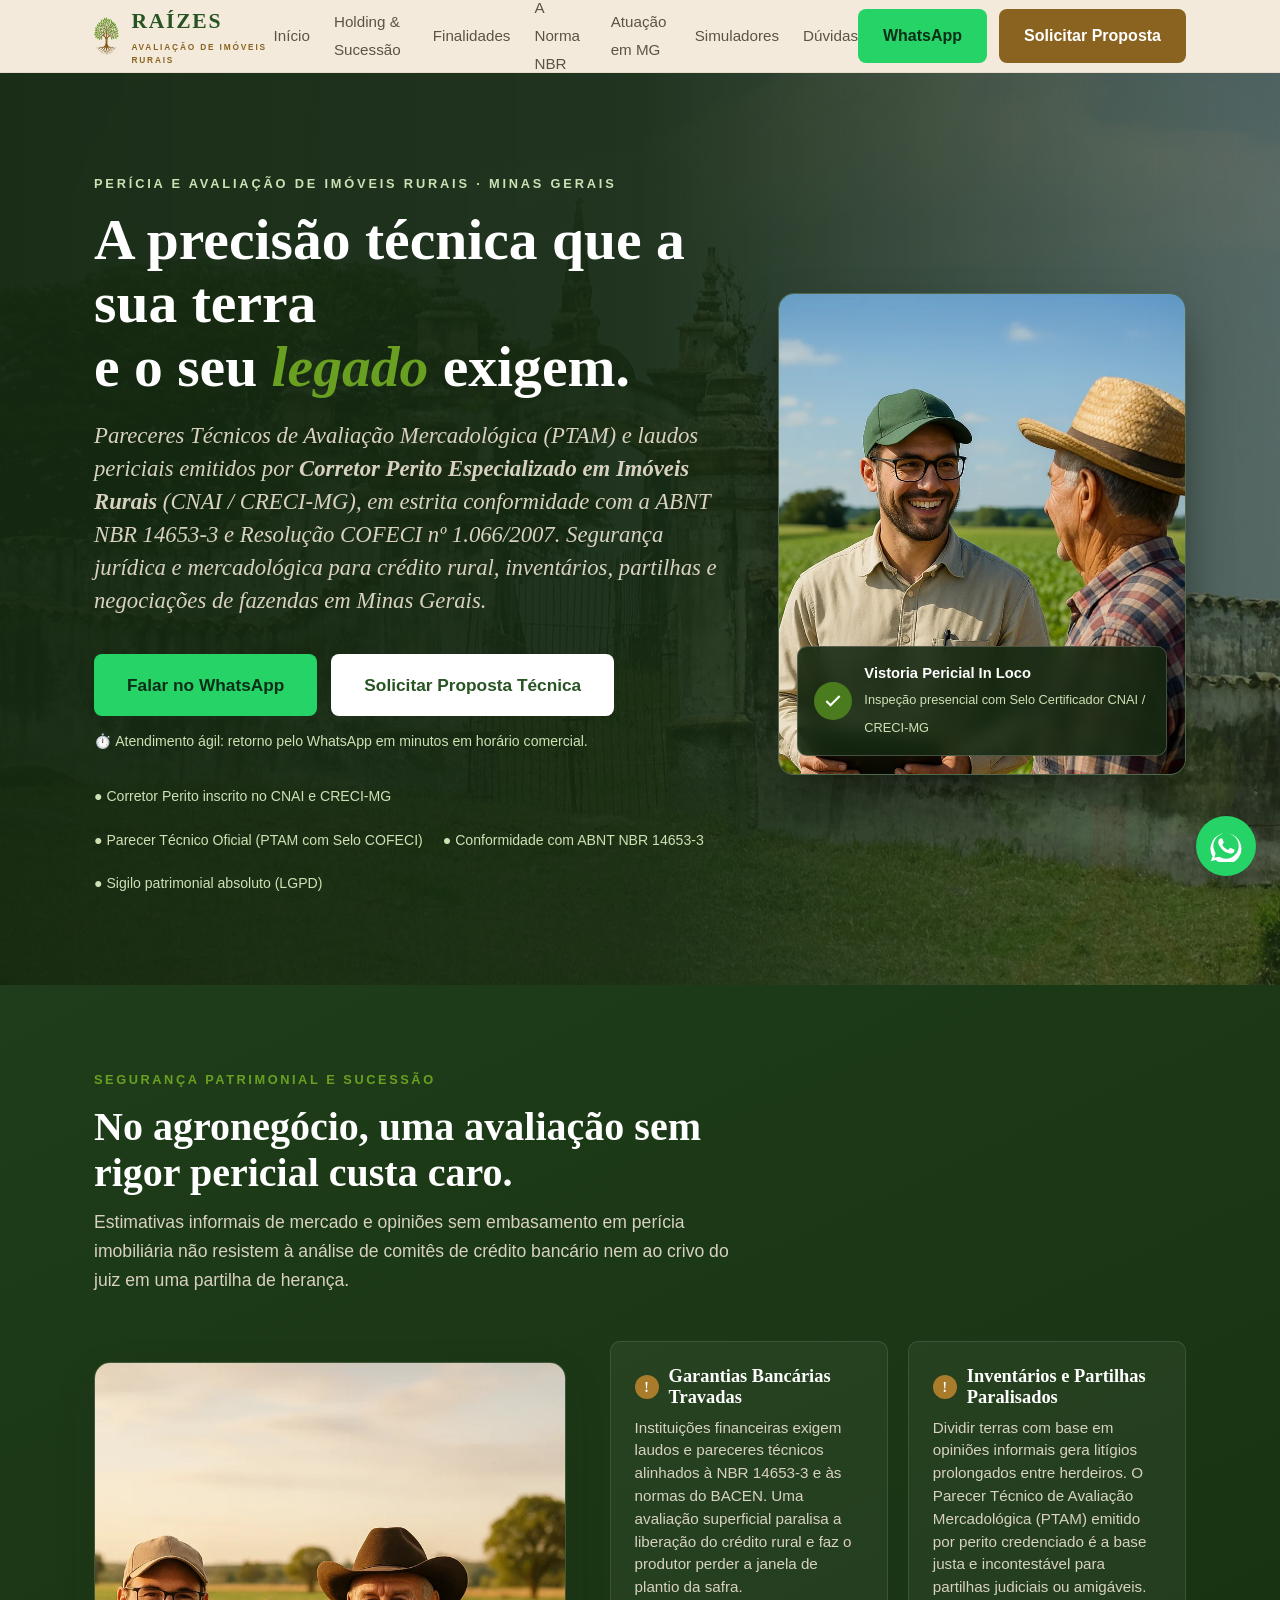
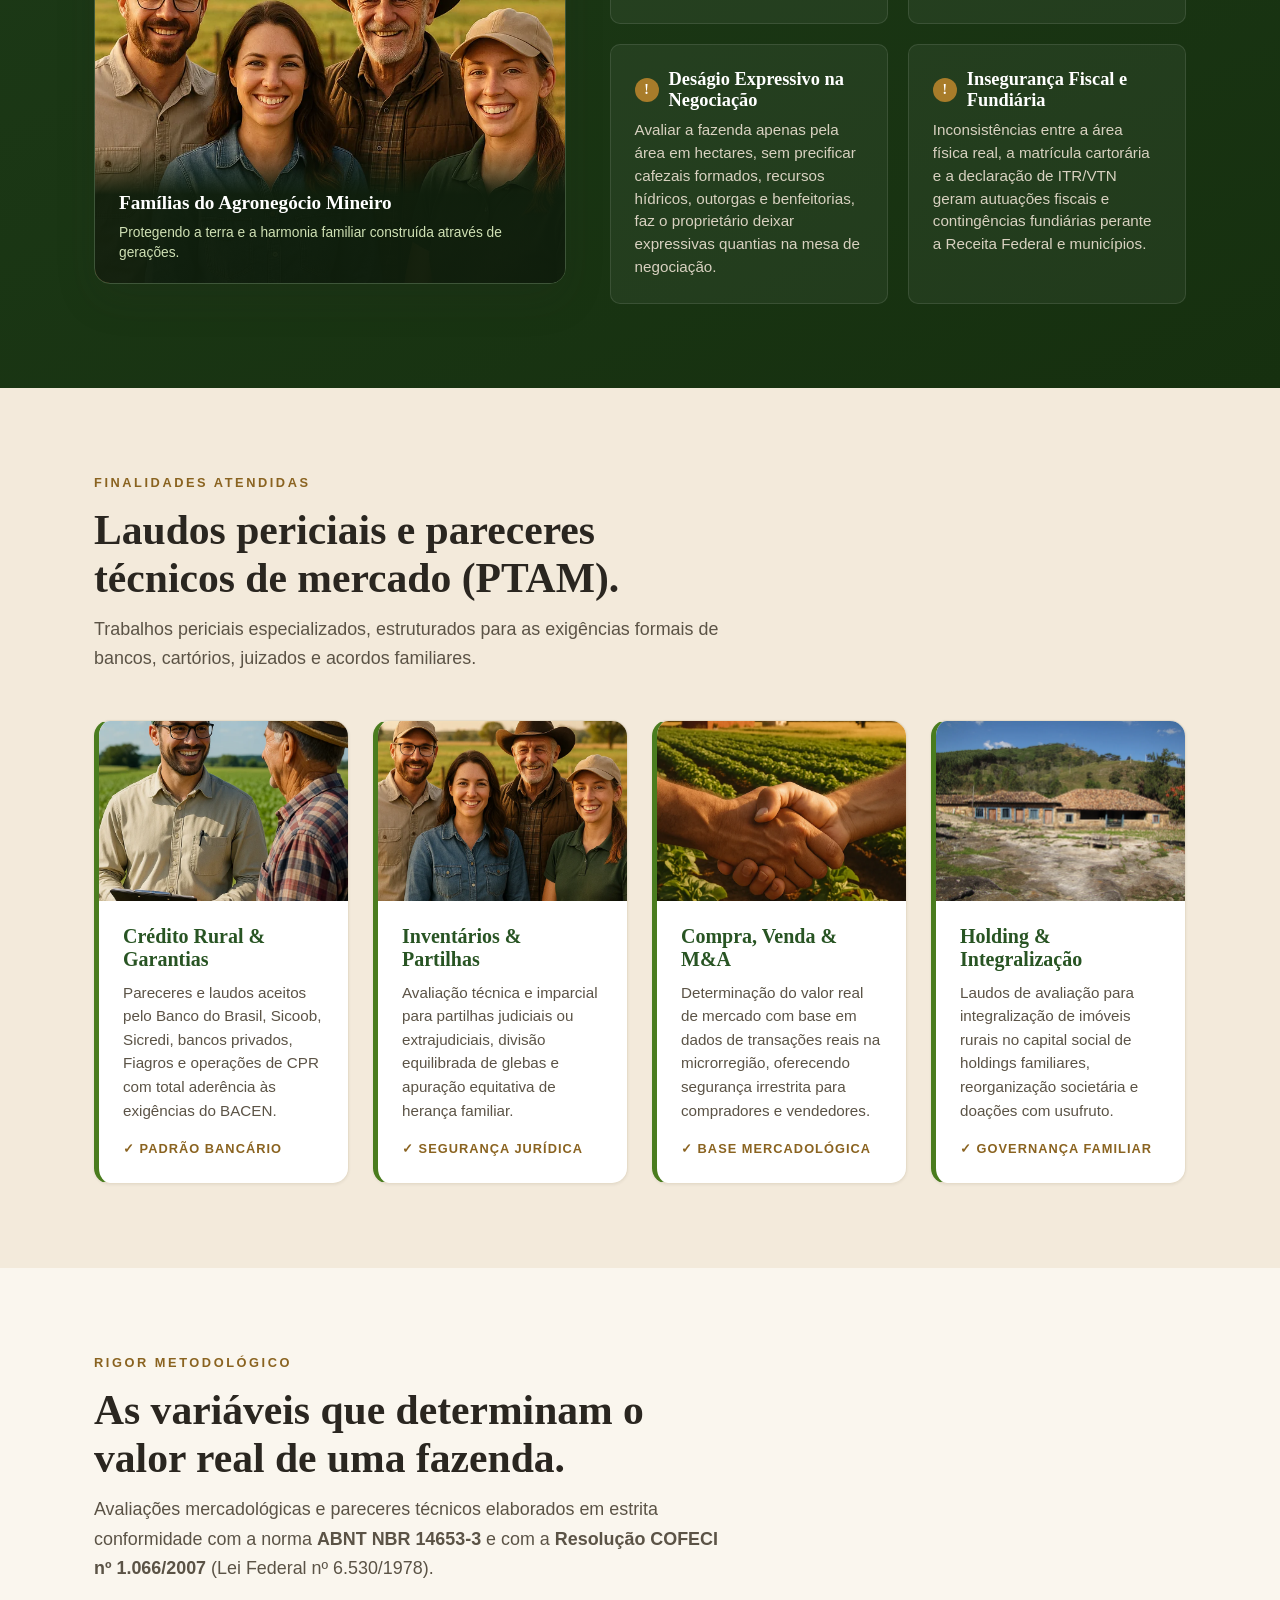
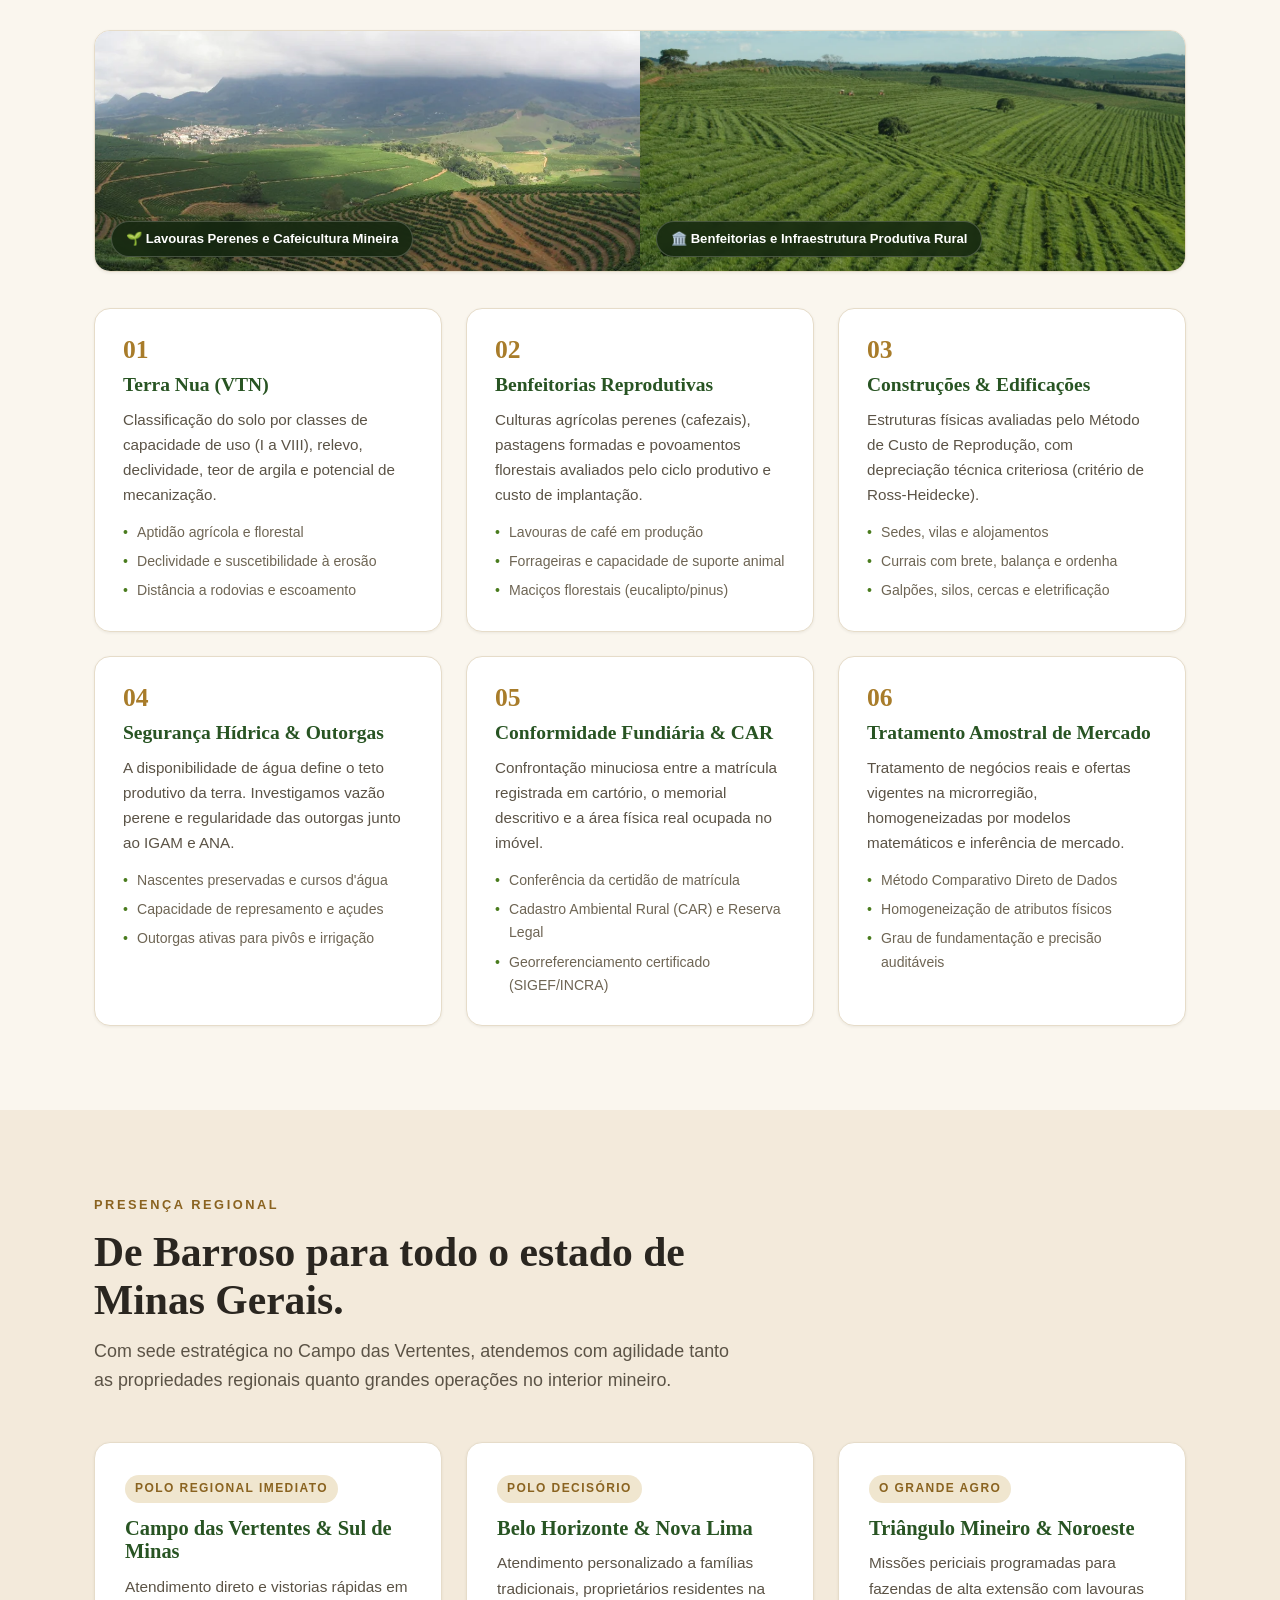
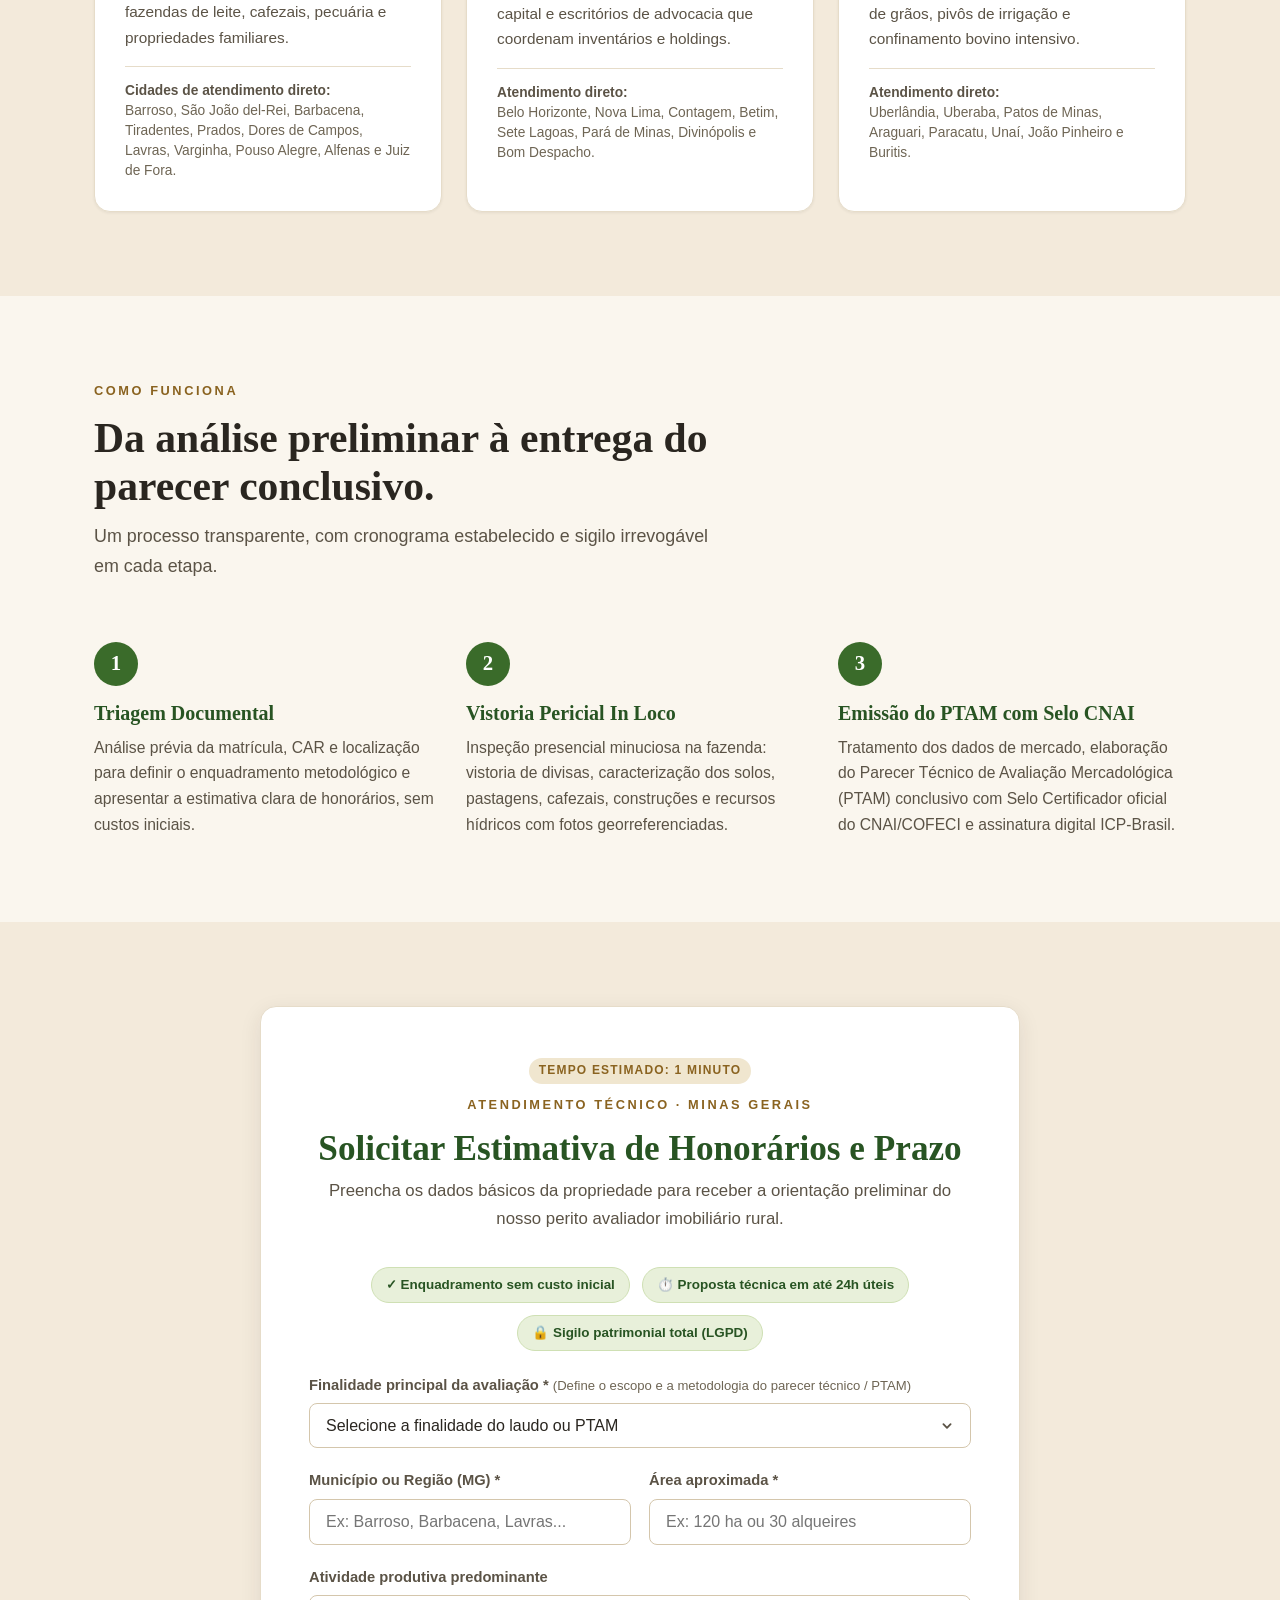
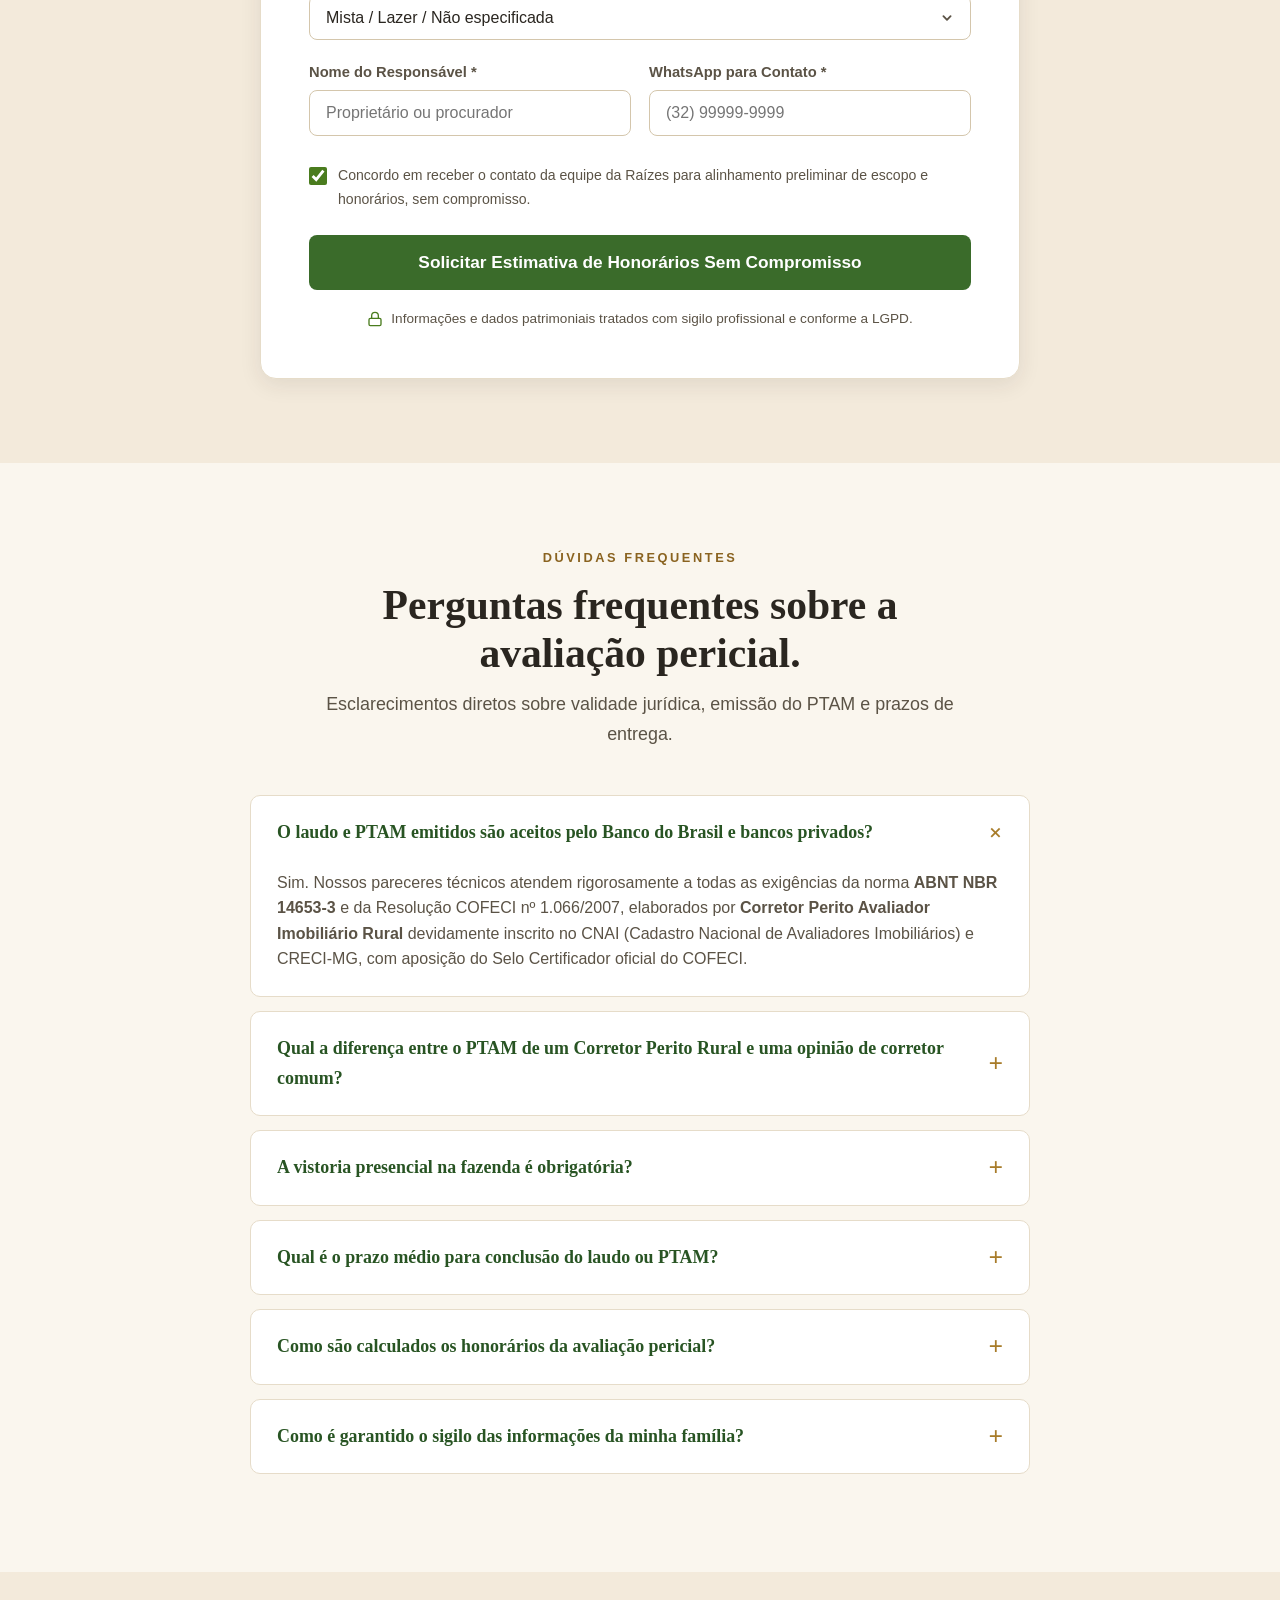
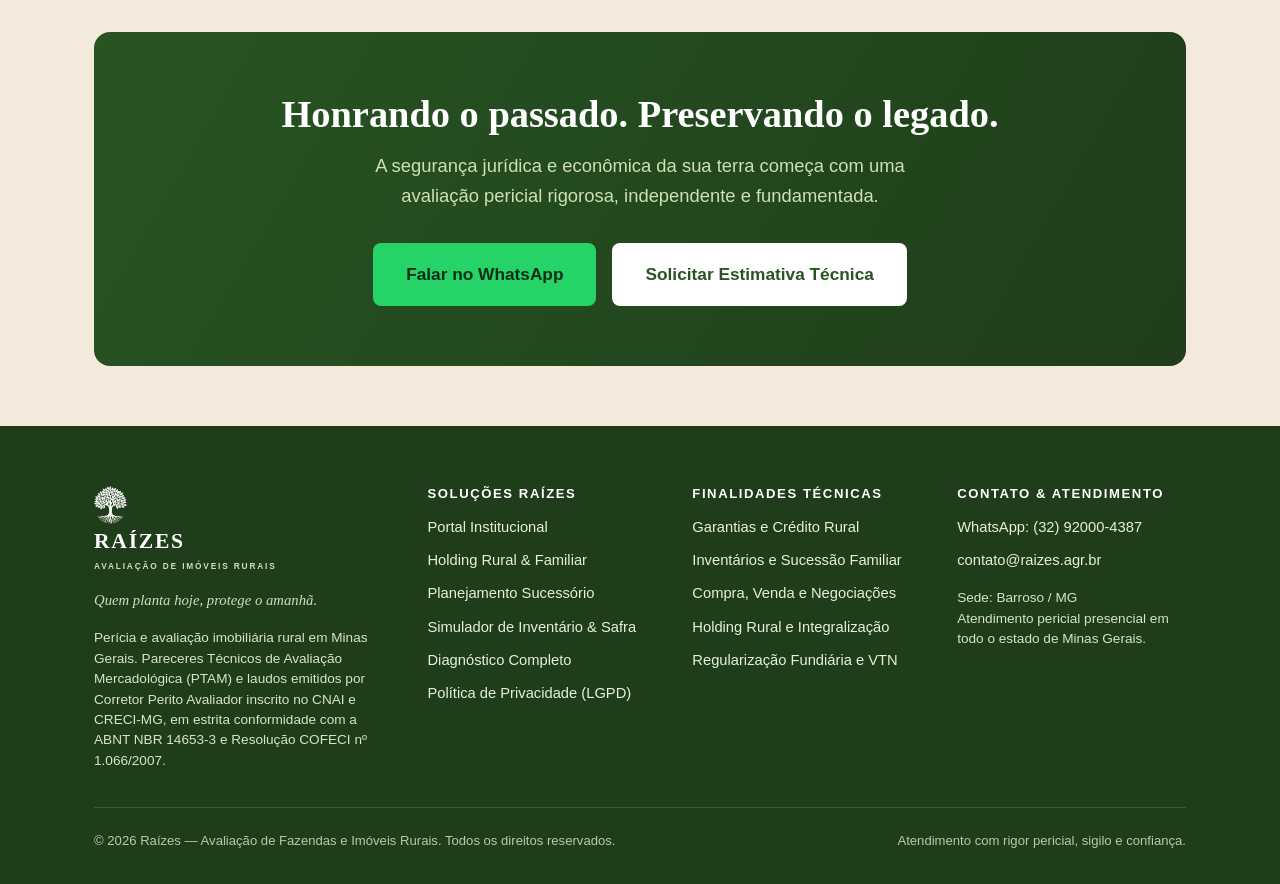
<file: avaliacao-fazendas/index.html>
<!DOCTYPE html>
<html lang="pt-BR">
<head>
  <meta charset="UTF-8">
  <meta name="viewport" content="width=device-width, initial-scale=1.0">
  <meta name="theme-color" content="#1F3D1A">
  <title>Raízes — Avaliação Pericial de Fazendas e Imóveis Rurais em MG | Corretor Perito CNAI</title>
  <meta name="description" content="Avaliações periciais e laudos técnicos de fazendas em Minas Gerais realizados por Corretor Perito Avaliador Imobiliário Rural (CNAI / CRECI-MG). Pareceres Técnicos de Avaliação Mercadológica (PTAM) conforme a ABNT NBR 14653-3 e Resolução COFECI nº 1.066/2007.">
  <link rel="canonical" href="https://raizes.agr.br/avaliacao-fazendas/">
  <meta property="og:locale" content="pt_BR">
  <meta property="og:type" content="website">
  <meta property="og:title" content="Raízes — Avaliação Pericial de Fazendas em Minas Gerais | Corretor Perito CNAI">
  <meta property="og:description" content="A precisão técnica que a sua terra e o seu legado exigem. Pareceres Técnicos de Avaliação Mercadológica (PTAM) emitidos por Corretor Perito Rural inscrito no CNAI / CRECI-MG.">
  <meta property="og:image" content="https://raizes.agr.br/assets/fotos/hero-fazenda-mg.webp">
  <meta property="og:url" content="https://raizes.agr.br/avaliacao-fazendas/">
  <meta name="twitter:card" content="summary_large_image">
  <link rel="icon" type="image/png" sizes="32x32" href="assets/favicon-32.png">
  <link rel="apple-touch-icon" href="assets/favicon-180.png">
  <link rel="stylesheet" href="css/raizes.css">
  
  <!-- SCHEMA.ORG ESTRUTURADO (seo-schema): RealEstateAgent + FAQPage -->
  <script type="application/ld+json">
  {
    "@context": "https://schema.org",
    "@graph": [
      {
        "@type": "RealEstateAgent",
        "@id": "https://raizes.agr.br/#organization",
        "name": "Raízes — Avaliação de Fazendas e Imóveis Rurais",
        "url": "https://raizes.agr.br/avaliacao-fazendas/",
        "logo": "https://raizes.agr.br/assets/logo.png",
        "image": "https://raizes.agr.br/assets/fotos/hero-fazenda-mg.webp",
        "description": "Perícia e avaliação mercadológica de imóveis rurais em Minas Gerais. Pareceres Técnicos de Avaliação Mercadológica (PTAM) e laudos periciais emitidos por Corretor Perito Avaliador Imobiliário Rural inscrito no CNAI e CRECI-MG em estrita conformidade com a ABNT NBR 14653-3 e Resolução COFECI nº 1.066/2007.",
        "telephone": "+55-32-92000-4387",
        "email": "contato@raizes.agr.br",
        "priceRange": "$$$",
        "slogan": "Quem planta hoje, protege o amanhã.",
        "address": {
          "@type": "PostalAddress",
          "addressLocality": "Barroso",
          "addressRegion": "MG",
          "addressCountry": "BR"
        },
        "geo": {
          "@type": "GeoCoordinates",
          "latitude": -21.1872,
          "longitude": -43.9758
        },
        "areaServed": {
          "@type": "AdministrativeArea",
          "name": "Minas Gerais"
        },
        "knowsAbout": [
          "Parecer Técnico de Avaliação Mercadológica (PTAM)",
          "CNAI (Cadastro Nacional de Avaliadores Imobiliários)",
          "CRECI-MG / Resolução COFECI nº 1.066/2007",
          "ABNT NBR 14653-3 (Avaliação de Imóveis Rurais)",
          "Crédito Rural e Garantia Hipotecária (BACEN/MCR)",
          "Perícia Judicial e Assistência Técnica Imobiliária Rural",
          "Determinação do Valor da Terra Nua (VTN)",
          "Avaliação de Benfeitorias Reprodutivas e Cafeicultura",
          "Outorgas Hídricas e Irrigação (IGAM/ANA)",
          "Planejamento Patrimonial e Holding Rural"
        ]
      },
      {
        "@type": "FAQPage",
        "@id": "https://raizes.agr.br/avaliacao-fazendas/#faq",
        "mainEntity": [
          {
            "@type": "Question",
            "name": "O laudo e PTAM emitidos são aceitos pelo Banco do Brasil e bancos privados?",
            "acceptedAnswer": {
              "@type": "Answer",
              "text": "Sim. Nossos pareceres técnicos atendem rigorosamente a todas as exigências da norma ABNT NBR 14653-3 e da Resolução COFECI nº 1.066/2007, elaborados por Corretor Perito Avaliador Imobiliário Rural devidamente inscrito no CNAI (Cadastro Nacional de Avaliadores Imobiliários) e CRECI-MG, com aposição do Selo Certificador oficial do COFECI."
            }
          },
          {
            "@type": "Question",
            "name": "Qual a diferença entre o PTAM de um Corretor Perito Rural e uma opinião de corretor comum?",
            "acceptedAnswer": {
              "@type": "Answer",
              "text": "Uma simples opinião de corretor é apenas uma estimativa informal de preço sem metodologia científica e sem validade perante bancos ou juizados. O Parecer Técnico de Avaliação Mercadológica (PTAM) é um trabalho pericial formal regulamentado pela Lei Federal nº 6.530/1978 e Resolução COFECI nº 1.066/2007, emitido exclusivamente por Corretor Perito inscrito no CNAI. Ele segue os critérios rigorosos da ABNT NBR 14653-3, com vistoria in loco, pesquisa amostral de mercado na microrregião, tratamento comparativo direto e Selo Certificador oficial."
            }
          },
          {
            "@type": "Question",
            "name": "A vistoria presencial na fazenda é obrigatória?",
            "acceptedAnswer": {
              "@type": "Answer",
              "text": "Sim. A vistoria in loco é uma exigência expressa da ABNT NBR 14653-3 e das normas do COFECI. Ela garante a constatação real do estado de conservação das edificações, a sanidade dos cafezais e pastagens, as confrontações de divisa e os mananciais hídricos, blindando a avaliação contra contestações judiciais ou exigências bancárias."
            }
          },
          {
            "@type": "Question",
            "name": "Qual é o prazo médio para conclusão do laudo ou PTAM?",
            "acceptedAnswer": {
              "@type": "Answer",
              "text": "Em média, o Parecer Técnico de Avaliação Mercadológica (PTAM) conclusivo é entregue entre 7 e 20 dias úteis após a realização da vistoria presencial e o recebimento das certidões de matrícula e CAR da propriedade. Havendo prazos judiciais ou janelas de crédito rural prioritárias, o cronograma é previamente alinhado."
            }
          },
          {
            "@type": "Question",
            "name": "Como são calculados os honorários da avaliação pericial?",
            "acceptedAnswer": {
              "@type": "Answer",
              "text": "Os honorários são dimensionados com base na complexidade técnica do imóvel: extensão da área em hectares, relevo, diversidade de benfeitorias reprodutivas e localização geográfica, em conformidade com as tabelas de referência do CRECI-MG. Preenchendo o formulário nesta página, apresentamos a estimativa formal sem qualquer custo inicial."
            }
          },
          {
            "@type": "Question",
            "name": "Como é garantido o sigilo das informações da minha família?",
            "acceptedAnswer": {
              "@type": "Answer",
              "text": "O sigilo é o alicerce fundamental da atuação da Raízes. Todos os dados relativos a matrículas, valores de mercado e acordos sucessórios familiares são protegidos por compromisso formal de confidencialidade e estrita observância à Lei Geral de Proteção de Dados (LGPD)."
            }
          }
        ]
      }
    ]
  }
  </script>
</head>
<body>
  <a class="skip-link" href="#conteudo">Pular para o conteúdo</a>

  <!-- HEADER INSTITUCIONAL -->
  <header class="site-header">
    <div class="container nav">
      <a class="brand" href="../index.html" aria-label="Raízes Proteção Patrimonial Rural">
        <picture>
          <source srcset="assets/simbolo-real-sm.webp" type="image/webp">
          <img src="assets/simbolo-real-sm.png" alt="" width="34" height="40" fetchpriority="high" decoding="async">
        </picture>
        <span>RAÍZES<small>AVALIAÇÃO DE IMÓVEIS RURAIS</small></span>
      </a>

      <ul class="nav-links" id="menu">
        <li><a href="../index.html">Início</a></li>
        <li><a href="../holding-rural.html">Holding & Sucessão</a></li>
        <li><a href="#finalidades">Finalidades</a></li>
        <li><a href="#metodologia">A Norma NBR</a></li>
        <li><a href="#atuacao">Atuação em MG</a></li>
        <li><a href="../simulador.html">Simuladores</a></li>
        <li><a href="#duvidas">Dúvidas</a></li>
      </ul>

      <div class="nav-cta">
        <a class="btn btn-wa" href="https://wa.me/5532920004387?text=Ol%C3%A1!%20Gostaria%20de%20informa%C3%A7%C3%B5es%20sobre%20o%20laudo%20de%20avalia%C3%A7%C3%A3o%20pericial%20de%20fazenda." target="_blank" rel="noopener">
          WhatsApp
        </a>
        <a class="btn btn-accent" href="#solicitar">Solicitar Proposta</a>
        <button class="menu-toggle" id="menu-toggle" aria-label="Abrir menu" aria-expanded="false" aria-controls="menu">
          <span></span><span></span><span></span>
        </button>
      </div>
    </div>
  </header>

  <main id="conteudo" tabindex="-1">

    <!-- HERO CINEMATOGRÁFICO COM FOTO REAL DE FAZENDA DE MINAS GERAIS -->
    <section class="hero">
      <div class="hero-bg" aria-hidden="true"></div>

      <svg class="roots" viewBox="0 0 120 120" aria-hidden="true">
        <circle cx="50" cy="28" r="13" fill="#6AA022"/>
        <circle cx="70" cy="28" r="13" fill="#6AA022"/>
        <circle cx="40" cy="42" r="15" fill="#4A7C1E"/>
        <circle cx="80" cy="42" r="15" fill="#4A7C1E"/>
        <circle cx="60" cy="34" r="20" fill="#5E961F"/>
        <circle cx="60" cy="50" r="16" fill="#3A6B2A"/>
        <path d="M54.5 49 Q56.5 62 52.5 71 L67.5 71 Q63.5 62 65.5 49 Z" fill="#6E4E1C"/>
        <g fill="none" stroke="#6E4E1C" stroke-linecap="round">
          <path d="M60 70 C60 82 59.5 90 58.5 101" stroke-width="5"/>
          <path d="M60 72 C51 80 45 86 35.5 97" stroke-width="4.4"/>
          <path d="M60 72 C69 80 75 86 84.5 97" stroke-width="4.4"/>
        </g>
      </svg>

      <div class="container">
        <div class="hero-content">
          <div class="eyebrow">Perícia e Avaliação de Imóveis Rurais · Minas Gerais</div>
          <h1>A precisão técnica que a sua terra<br>e o seu <em>legado</em> exigem.</h1>
          <p class="lead">
            Pareceres Técnicos de Avaliação Mercadológica (PTAM) e laudos periciais emitidos por <strong>Corretor Perito Especializado em Imóveis Rurais</strong> (CNAI / CRECI-MG), em estrita conformidade com a ABNT NBR 14653-3 e Resolução COFECI nº 1.066/2007. Segurança jurídica e mercadológica para crédito rural, inventários, partilhas e negociações de fazendas em Minas Gerais.
          </p>
          <div class="cta-row">
            <a class="btn btn-wa btn-lg" href="https://wa.me/5532920004387?text=Ol%C3%A1!%20Quero%20conversar%20sobre%20a%20avalia%C3%A7%C3%A3o%20pericial%20de%20uma%20propriedade%20rural%20em%20Minas%20Gerais." target="_blank" rel="noopener">
              Falar no WhatsApp
            </a>
            <a class="btn btn-light btn-lg" href="#solicitar">
              Solicitar Proposta Técnica
            </a>
          </div>
          <div class="micro-sla">⏱️ Atendimento ágil: retorno pelo WhatsApp em minutos em horário comercial.</div>
          <div class="trust">
            <span>● Corretor Perito inscrito no CNAI e CRECI-MG</span>
            <span>● Parecer Técnico Oficial (PTAM com Selo COFECI)</span>
            <span>● Conformidade com ABNT NBR 14653-3</span>
            <span>● Sigilo patrimonial absoluto (LGPD)</span>
          </div>
        </div>

        <!-- FOTO REAL: VISTORIA DO CORRETOR PERITO COM O PRODUTOR RURAL -->
        <div class="hero-photo-card">
          <picture>
            <source srcset="assets/fotos/produtor-perito-vistoria.webp" type="image/webp">
            <img src="assets/fotos/produtor-perito-vistoria.webp" alt="Corretor perito avaliador imobiliário rural realizando vistoria presencial com produtor em fazenda de Minas Gerais" width="800" height="1200" fetchpriority="high">
          </picture>
          <div class="hero-photo-badge">
            <div class="badge-icon" aria-hidden="true">
              <svg width="20" height="20" viewBox="0 0 24 24" fill="none" stroke="#fff" stroke-width="2.5"><polyline points="20 6 9 17 4 12"/></svg>
            </div>
            <div>
              <strong>Vistoria Pericial In Loco</strong>
              <span>Inspeção presencial com Selo Certificador CNAI / CRECI-MG</span>
            </div>
          </div>
        </div>

      </div>
    </section>

    <!-- RISCOS: O QUE ESTÁ EM JOGO (COM FOTO DA FAMÍLIA DE PRODUTORES RURAIS) -->
    <section class="dark">
      <div class="container">
        <div class="section-head">
          <div class="eyebrow">Segurança Patrimonial e Sucessão</div>
          <h2>No agronegócio, uma avaliação sem rigor pericial custa caro.</h2>
          <p>
            Estimativas informais de mercado e opiniões sem embasamento em perícia imobiliária não resistem à análise de comitês de crédito bancário nem ao crivo do juiz em uma partilha de herança.
          </p>
        </div>

        <div class="risks-layout">
          <!-- FOTO REAL: FAMÍLIA DE PRODUTORES RURAIS -->
          <div class="family-photo-card">
            <picture>
              <source srcset="assets/fotos/familia-produtores-sucessao.webp" type="image/webp">
              <img src="assets/fotos/familia-produtores-sucessao.webp" alt="Família tradicional de produtores rurais do agronegócio em fazenda de Minas Gerais" width="800" height="1200" loading="lazy" decoding="async">
            </picture>
            <div class="family-photo-caption">
              <strong>Famílias do Agronegócio Mineiro</strong>
              <span>Protegendo a terra e a harmonia familiar construída através de gerações.</span>
            </div>
          </div>

          <div class="risk-grid" style="margin-top:0">
            <div class="risk-item">
              <h3><span class="x">!</span> Garantias Bancárias Travadas</h3>
              <p>Instituições financeiras exigem laudos e pareceres técnicos alinhados à NBR 14653-3 e às normas do BACEN. Uma avaliação superficial paralisa a liberação do crédito rural e faz o produtor perder a janela de plantio da safra.</p>
            </div>

            <div class="risk-item">
              <h3><span class="x">!</span> Inventários e Partilhas Paralisados</h3>
              <p>Dividir terras com base em opiniões informais gera litígios prolongados entre herdeiros. O Parecer Técnico de Avaliação Mercadológica (PTAM) emitido por perito credenciado é a base justa e incontestável para partilhas judiciais ou amigáveis.</p>
            </div>

            <div class="risk-item">
              <h3><span class="x">!</span> Deságio Expressivo na Negociação</h3>
              <p>Avaliar a fazenda apenas pela área em hectares, sem precificar cafezais formados, recursos hídricos, outorgas e benfeitorias, faz o proprietário deixar expressivas quantias na mesa de negociação.</p>
            </div>

            <div class="risk-item">
              <h3><span class="x">!</span> Insegurança Fiscal e Fundiária</h3>
              <p>Inconsistências entre a área física real, a matrícula cartorária e a declaração de ITR/VTN geram autuações fiscais e contingências fundiárias perante a Receita Federal e municípios.</p>
            </div>
          </div>
        </div>
      </div>
    </section>

    <!-- FINALIDADES ATENDIDAS COM FOTOS REAIS EM CADA CARD -->
    <section id="finalidades">
      <div class="container">
        <div class="section-head">
          <div class="eyebrow">Finalidades Atendidas</div>
          <h2>Laudos periciais e pareceres técnicos de mercado (PTAM).</h2>
          <p>Trabalhos periciais especializados, estruturados para as exigências formais de bancos, cartórios, juizados e acordos familiares.</p>
        </div>

        <div class="grid g4">
          <!-- CARD 1: CRÉDITO RURAL COM FOTO DE VISTORIA -->
          <div class="card-pilar-img">
            <div class="card-pilar-thumb">
              <img src="assets/fotos/produtor-perito-vistoria.webp" alt="Vistoria pericial de avaliação rural para crédito bancário" width="800" height="1200" loading="lazy">
            </div>
            <div class="card-pilar-body">
              <h3>Crédito Rural & Garantias</h3>
              <p>Pareceres e laudos aceitos pelo Banco do Brasil, Sicoob, Sicredi, bancos privados, Fiagros e operações de CPR com total aderência às exigências do BACEN.</p>
              <div class="tag">✓ Padrão Bancário</div>
            </div>
          </div>

          <!-- CARD 2: INVENTÁRIOS COM FOTO DA FAMÍLIA -->
          <div class="card-pilar-img">
            <div class="card-pilar-thumb">
              <img src="assets/fotos/familia-produtores-sucessao.webp" alt="Inventários e partilha de fazenda familiar" width="800" height="1200" loading="lazy">
            </div>
            <div class="card-pilar-body">
              <h3>Inventários & Partilhas</h3>
              <p>Avaliação técnica e imparcial para partilhas judiciais ou extrajudiciais, divisão equilibrada de glebas e apuração equitativa de herança familiar.</p>
              <div class="tag">✓ Segurança Jurídica</div>
            </div>
          </div>

          <!-- CARD 3: COMPRA E VENDA COM APERTO DE MÃOS -->
          <div class="card-pilar-img">
            <div class="card-pilar-thumb">
              <img src="assets/fotos/aperto-maos-negociacao.webp" alt="Compra e venda de fazenda com aperto de mãos" width="800" height="1200" loading="lazy">
            </div>
            <div class="card-pilar-body">
              <h3>Compra, Venda & M&A</h3>
              <p>Determinação do valor real de mercado com base em dados de transações reais na microrregião, oferecendo segurança irrestrita para compradores e vendedores.</p>
              <div class="tag">✓ Base Mercadológica</div>
            </div>
          </div>

          <!-- CARD 4: HOLDING COM FOTO DE SEDE HISTÓRICA -->
          <div class="card-pilar-img">
            <div class="card-pilar-thumb">
              <img src="assets/fotos/fazenda-historica-sede.webp" alt="Sede histórica de fazenda em Minas Gerais para holding patrimonial" width="1000" height="750" loading="lazy">
            </div>
            <div class="card-pilar-body">
              <h3>Holding & Integralização</h3>
              <p>Laudos de avaliação para integralização de imóveis rurais no capital social de holdings familiares, reorganização societária e doações com usufruto.</p>
              <div class="tag">✓ Governança Familiar</div>
            </div>
          </div>
        </div>
      </div>
    </section>

    <!-- RIGOR METODOLÓGICO: A NORMA NBR 14653-3 COM FOTOS REAIS DE BENFEITORIAS -->
    <section class="alt" id="metodologia">
      <div class="container">
        <div class="section-head">
          <div class="eyebrow">Rigor Metodológico</div>
          <h2>As variáveis que determinam o valor real de uma fazenda.</h2>
          <p>Avaliações mercadológicas e pareceres técnicos elaborados em estrita conformidade com a norma <strong>ABNT NBR 14653-3</strong> e com a <strong>Resolução COFECI nº 1.066/2007</strong> (Lei Federal nº 6.530/1978).</p>
        </div>

        <!-- BANNER DUPLO COM FOTOS REAIS DO AGRO MINEIRO -->
        <div class="nbr-visual-banner">
          <div class="nbr-visual-item">
            <img src="assets/fotos/cafezal-lavoura-mg.webp" alt="Cafezal nas colinas do Sul de Minas Gerais" width="1000" height="381" loading="lazy">
            <span class="nbr-visual-tag">🌱 Lavouras Perenes e Cafeicultura Mineira</span>
          </div>
          <div class="nbr-visual-item">
            <img src="assets/fotos/fazenda-cafe-lagoa.webp" alt="Fazenda da Lagoa em Santo Antônio do Amparo, Minas Gerais" width="1200" height="798" loading="lazy">
            <span class="nbr-visual-tag">🏛️ Benfeitorias e Infraestrutura Produtiva Rural</span>
          </div>
        </div>

        <div class="grid g3">
          <div class="tech-item">
            <div class="num">01</div>
            <h3>Terra Nua (VTN)</h3>
            <p>Classificação do solo por classes de capacidade de uso (I a VIII), relevo, declividade, teor de argila e potencial de mecanização.</p>
            <ul>
              <li>Aptidão agrícola e florestal</li>
              <li>Declividade e suscetibilidade à erosão</li>
              <li>Distância a rodovias e escoamento</li>
            </ul>
          </div>

          <div class="tech-item">
            <div class="num">02</div>
            <h3>Benfeitorias Reprodutivas</h3>
            <p>Culturas agrícolas perenes (cafezais), pastagens formadas e povoamentos florestais avaliados pelo ciclo produtivo e custo de implantação.</p>
            <ul>
              <li>Lavouras de café em produção</li>
              <li>Forrageiras e capacidade de suporte animal</li>
              <li>Maciços florestais (eucalipto/pinus)</li>
            </ul>
          </div>

          <div class="tech-item">
            <div class="num">03</div>
            <h3>Construções & Edificações</h3>
            <p>Estruturas físicas avaliadas pelo Método de Custo de Reprodução, com depreciação técnica criteriosa (critério de Ross-Heidecke).</p>
            <ul>
              <li>Sedes, vilas e alojamentos</li>
              <li>Currais com brete, balança e ordenha</li>
              <li>Galpões, silos, cercas e eletrificação</li>
            </ul>
          </div>

          <div class="tech-item">
            <div class="num">04</div>
            <h3>Segurança Hídrica & Outorgas</h3>
            <p>A disponibilidade de água define o teto produtivo da terra. Investigamos vazão perene e regularidade das outorgas junto ao IGAM e ANA.</p>
            <ul>
              <li>Nascentes preservadas e cursos d'água</li>
              <li>Capacidade de represamento e açudes</li>
              <li>Outorgas ativas para pivôs e irrigação</li>
            </ul>
          </div>

          <div class="tech-item">
            <div class="num">05</div>
            <h3>Conformidade Fundiária & CAR</h3>
            <p>Confrontação minuciosa entre a matrícula registrada em cartório, o memorial descritivo e a área física real ocupada no imóvel.</p>
            <ul>
              <li>Conferência da certidão de matrícula</li>
              <li>Cadastro Ambiental Rural (CAR) e Reserva Legal</li>
              <li>Georreferenciamento certificado (SIGEF/INCRA)</li>
            </ul>
          </div>

          <div class="tech-item">
            <div class="num">06</div>
            <h3>Tratamento Amostral de Mercado</h3>
            <p>Tratamento de negócios reais e ofertas vigentes na microrregião, homogeneizadas por modelos matemáticos e inferência de mercado.</p>
            <ul>
              <li>Método Comparativo Direto de Dados</li>
              <li>Homogeneização de atributos físicos</li>
              <li>Grau de fundamentação e precisão auditáveis</li>
            </ul>
          </div>
        </div>
      </div>
    </section>

    <!-- ATUAÇÃO REGIONAL EM MINAS GERAIS -->
    <section id="atuacao">
      <div class="container">
        <div class="section-head">
          <div class="eyebrow">Presença Regional</div>
          <h2>De Barroso para todo o estado de Minas Gerais.</h2>
          <p>Com sede estratégica no Campo das Vertentes, atendemos com agilidade tanto as propriedades regionais quanto grandes operações no interior mineiro.</p>
        </div>

        <div class="grid g3">
          <div class="geo-card">
            <span class="badge">Polo Regional Imediato</span>
            <h3>Campo das Vertentes & Sul de Minas</h3>
            <p>Atendimento direto e vistorias rápidas em fazendas de leite, cafezais, pecuária e propriedades familiares.</p>
            <div class="cities">
              <strong>Cidades de atendimento direto:</strong><br>
              Barroso, São João del-Rei, Barbacena, Tiradentes, Prados, Dores de Campos, Lavras, Varginha, Pouso Alegre, Alfenas e Juiz de Fora.
            </div>
          </div>

          <div class="geo-card">
            <span class="badge">Polo Decisório</span>
            <h3>Belo Horizonte & Nova Lima</h3>
            <p>Atendimento personalizado a famílias tradicionais, proprietários residentes na capital e escritórios de advocacia que coordenam inventários e holdings.</p>
            <div class="cities">
              <strong>Atendimento direto:</strong><br>
              Belo Horizonte, Nova Lima, Contagem, Betim, Sete Lagoas, Pará de Minas, Divinópolis e Bom Despacho.
            </div>
          </div>

          <div class="geo-card">
            <span class="badge">O Grande Agro</span>
            <h3>Triângulo Mineiro & Noroeste</h3>
            <p>Missões periciais programadas para fazendas de alta extensão com lavouras de grãos, pivôs de irrigação e confinamento bovino intensivo.</p>
            <div class="cities">
              <strong>Atendimento direto:</strong><br>
              Uberlândia, Uberaba, Patos de Minas, Araguari, Paracatu, Unaí, João Pinheiro e Buritis.
            </div>
          </div>
        </div>
      </div>
    </section>

    <!-- COMO FUNCIONA O PROCESSO -->
    <section class="alt" id="como-funciona">
      <div class="container">
        <div class="section-head">
          <div class="eyebrow">Como Funciona</div>
          <h2>Da análise preliminar à entrega do parecer conclusivo.</h2>
          <p>Um processo transparente, com cronograma estabelecido e sigilo irrevogável em cada etapa.</p>
        </div>

        <div class="grid g3">
          <div class="step">
            <div class="s">1</div>
            <h3>Triagem Documental</h3>
            <p>Análise prévia da matrícula, CAR e localização para definir o enquadramento metodológico e apresentar a estimativa clara de honorários, sem custos iniciais.</p>
          </div>

          <div class="step">
            <div class="s">2</div>
            <h3>Vistoria Pericial In Loco</h3>
            <p>Inspeção presencial minuciosa na fazenda: vistoria de divisas, caracterização dos solos, pastagens, cafezais, construções e recursos hídricos com fotos georreferenciadas.</p>
          </div>

          <div class="step">
            <div class="s">3</div>
            <h3>Emissão do PTAM com Selo CNAI</h3>
            <p>Tratamento dos dados de mercado, elaboração do Parecer Técnico de Avaliação Mercadológica (PTAM) conclusivo com Selo Certificador oficial do CNAI/COFECI e assinatura digital ICP-Brasil.</p>
          </div>
        </div>
      </div>
    </section>

    <!-- FORMULÁRIO DEDICADO DE SOLICITAÇÃO (CRO & ACESSIBILIDADE WCAG 2.2) -->
    <section class="form-section" id="solicitar">
      <div class="container">
        <div class="form-wrap">
          <div class="form-card">
            <div class="form-header">
              <span class="form-step-badge">Tempo estimado: 1 minuto</span>
              <div class="eyebrow">Atendimento Técnico · Minas Gerais</div>
              <h2>Solicitar Estimativa de Honorários e Prazo</h2>
              <p>Preencha os dados básicos da propriedade para receber a orientação preliminar do nosso perito avaliador imobiliário rural.</p>
            </div>

            <!-- CRO Pills: Alívio de Fricção e Confiança -->
            <div class="cro-pills">
              <span class="cro-pill">✓ Enquadramento sem custo inicial</span>
              <span class="cro-pill">⏱️ Proposta técnica em até 24h úteis</span>
              <span class="cro-pill">🔒 Sigilo patrimonial total (LGPD)</span>
            </div>

            <form id="form-avaliacao">
              <input type="hidden" name="access_key" value="YOUR_ACCESS_KEY">
              <input type="hidden" name="subject" value="Novo Pedido de Avaliação de Fazenda — Raízes">
              <input type="hidden" name="from_name" value="Landing Page Avaliação">

              <div class="field">
                <label for="objetivo">
                  Finalidade principal da avaliação *
                  <span class="hint" id="hint-objetivo">(Define o escopo e a metodologia do parecer técnico / PTAM)</span>
                </label>
                <select id="objetivo" name="objetivo" required aria-required="true" aria-describedby="hint-objetivo">
                  <option value="" disabled selected>Selecione a finalidade do laudo ou PTAM</option>
                  <option value="Garantia Bancária / Crédito Rural">Garantia Bancária ou Crédito Rural (Banco do Brasil, Sicoob, Privados, CPR/CRA)</option>
                  <option value="Inventário / Sucessão Familiar">Inventário, Partilha ou Divisão entre Herdeiros</option>
                  <option value="Compra e Venda / Negociação">Compra e Venda / Precificação Real de Mercado</option>
                  <option value="Holding Rural / Planejamento Patrimonial">Holding Rural / Integralização ao Capital Social</option>
                  <option value="Perícia Judicial / Assistência Técnica">Perícia Judicial / Processo / Desapropriação</option>
                  <option value="Regularização / ITR / VTN">Regularização Fiscal / ITR / VTN Municipal</option>
                </select>
              </div>

              <div class="form-grid-2">
                <div class="field">
                  <label for="municipio">Município ou Região (MG) *</label>
                  <input type="text" id="municipio" name="municipio" placeholder="Ex: Barroso, Barbacena, Lavras..." required aria-required="true" autocomplete="address-level2">
                </div>

                <div class="field">
                  <label for="area">Área aproximada *</label>
                  <input type="text" id="area" name="area" placeholder="Ex: 120 ha ou 30 alqueires" required aria-required="true">
                </div>
              </div>

              <div class="field">
                <label for="aptidao">Atividade produtiva predominante</label>
                <select id="aptidao" name="aptidao">
                  <option value="Mista ou Lazer">Mista / Lazer / Não especificada</option>
                  <option value="Pecuária de Leite">Pecuária Leiteira</option>
                  <option value="Pecuária de Corte">Pecuária de Corte</option>
                  <option value="Cafeicultura">Cafeicultura</option>
                  <option value="Agricultura / Grãos">Agricultura / Grãos (Soja, Milho, Feijão)</option>
                  <option value="Silvicultura">Silvicultura / Reflorestamento</option>
                </select>
              </div>

              <div class="form-grid-2">
                <div class="field">
                  <label for="nome">Nome do Responsável *</label>
                  <input type="text" id="nome" name="nome" placeholder="Proprietário ou procurador" required aria-required="true" autocomplete="name">
                </div>

                <div class="field">
                  <label for="whatsapp">WhatsApp para Contato *</label>
                  <input type="tel" id="whatsapp" name="whatsapp" inputmode="tel" placeholder="(32) 99999-9999" required aria-required="true" autocomplete="tel">
                </div>
              </div>

              <div class="consent">
                <input type="checkbox" id="consent" required checked aria-required="true">
                <label for="consent">Concordo em receber o contato da equipe da Raízes para alinhamento preliminar de escopo e honorários, sem compromisso.</label>
              </div>

              <button type="submit" class="btn btn-primary btn-lg btn-full">
                Solicitar Estimativa de Honorários Sem Compromisso
              </button>

              <div class="form-guarantee">
                <svg width="16" height="16" viewBox="0 0 24 24" fill="none" stroke="currentColor" stroke-width="2" aria-hidden="true">
                  <rect x="3" y="11" width="18" height="11" rx="2" ry="2"></rect>
                  <path d="M7 11V7a5 5 0 0 1 10 0v4"></path>
                </svg>
                <span>Informações e dados patrimoniais tratados com sigilo profissional e conforme a LGPD.</span>
              </div>
            </form>
          </div>
        </div>
      </div>
    </section>

    <!-- DÚVIDAS FREQUENTES (ACCORDION NATIVO RAÍZES) -->
    <section class="alt" id="duvidas">
      <div class="container">
        <div class="section-head center">
          <div class="eyebrow">Dúvidas Frequentes</div>
          <h2>Perguntas frequentes sobre a avaliação pericial.</h2>
          <p>Esclarecimentos diretos sobre validade jurídica, emissão do PTAM e prazos de entrega.</p>
        </div>

        <div class="faq">
          <details open>
            <summary tabindex="0">O laudo e PTAM emitidos são aceitos pelo Banco do Brasil e bancos privados?</summary>
            <p>Sim. Nossos pareceres técnicos atendem rigorosamente a todas as exigências da norma <strong>ABNT NBR 14653-3</strong> e da Resolução COFECI nº 1.066/2007, elaborados por <strong>Corretor Perito Avaliador Imobiliário Rural</strong> devidamente inscrito no CNAI (Cadastro Nacional de Avaliadores Imobiliários) e CRECI-MG, com aposição do Selo Certificador oficial do COFECI.</p>
          </details>

          <details>
            <summary tabindex="0">Qual a diferença entre o PTAM de um Corretor Perito Rural e uma opinião de corretor comum?</summary>
            <p>Uma simples opinião de corretor é apenas uma estimativa informal de preço sem metodologia científica e sem validade perante bancos ou juizados. O <strong>Parecer Técnico de Avaliação Mercadológica (PTAM)</strong> é um trabalho pericial formal regulamentado pela Lei Federal nº 6.530/1978 e Resolução COFECI nº 1.066/2007, emitido exclusivamente por Corretor Perito inscrito no CNAI. Ele segue os critérios rigorosos da ABNT NBR 14653-3, com vistoria in loco, pesquisa amostral de mercado na microrregião, tratamento comparativo direto e Selo Certificador oficial.</p>
          </details>

          <details>
            <summary tabindex="0">A vistoria presencial na fazenda é obrigatória?</summary>
            <p>Sim. A vistoria in loco é uma exigência expressa da ABNT NBR 14653-3 e das normas do COFECI. Ela garante a constatação real do estado de conservação das edificações, a sanidade dos cafezais e pastagens, as confrontações de divisa e os mananciais hídricos, blindando a avaliação contra contestações judiciais ou exigências bancárias.</p>
          </details>

          <details>
            <summary tabindex="0">Qual é o prazo médio para conclusão do laudo ou PTAM?</summary>
            <p>Em média, o Parecer Técnico de Avaliação Mercadológica (PTAM) conclusivo é entregue entre <strong>7 e 20 dias úteis</strong> após a realização da vistoria presencial e o recebimento das certidões de matrícula e CAR da propriedade. Havendo prazos judiciais ou janelas de crédito rural prioritárias, o cronograma é previamente alinhado.</p>
          </details>

          <details>
            <summary tabindex="0">Como são calculados os honorários da avaliação pericial?</summary>
            <p>Os honorários são dimensionados com base na complexidade técnica do imóvel: extensão da área em hectares, relevo, diversidade de benfeitorias reprodutivas e localização geográfica, em conformidade com as tabelas de referência do CRECI-MG. Preenchendo o formulário nesta página, apresentamos a estimativa formal sem qualquer custo inicial.</p>
          </details>

          <details>
            <summary tabindex="0">Como é garantido o sigilo das informações da minha família?</summary>
            <p>O sigilo é o alicerce fundamental da atuação da Raízes. Todos os dados relativos a matrículas, valores de mercado e acordos sucessórios familiares são protegidos por compromisso formal de confidencialidade e estrita observância à Lei Geral de Proteção de Dados (LGPD).</p>
          </details>
        </div>
      </div>
    </section>

    <!-- FAIXA INSTITUCIONAL FINAL -->
    <section class="tight">
      <div class="container">
        <div class="cta-band">
          <h2>Honrando o passado. Preservando o legado.</h2>
          <p>A segurança jurídica e econômica da sua terra começa com uma avaliação pericial rigorosa, independente e fundamentada.</p>
          <div class="cta-row">
            <a class="btn btn-wa btn-lg" href="https://wa.me/5532920004387?text=Ol%C3%A1!%20Gostaria%20de%20conversar%20sobre%20a%20avalia%C3%A7%C3%A3o%20pericial%20de%20fazenda." target="_blank" rel="noopener">
              Falar no WhatsApp
            </a>
            <a class="btn btn-light btn-lg" href="#solicitar">
              Solicitar Estimativa Técnica
            </a>
          </div>
        </div>
      </div>
    </section>

  </main>

  <!-- RODAPÉ INSTITUCIONAL RAÍZES (WCAG AAA) -->
  <footer class="site-footer">
    <div class="container">
      <div class="cols">
        <div>
          <a class="brand" href="../index.html" style="text-decoration:none">
            <picture>
              <source srcset="assets/simbolo-real-sm.webp" type="image/webp">
              <img src="assets/simbolo-real-sm.png" alt="Raízes" width="34" height="40" style="filter:brightness(0) invert(1)" loading="lazy" decoding="async">
            </picture>
            <span>RAÍZES<small>AVALIAÇÃO DE IMÓVEIS RURAIS</small></span>
          </a>
          <p class="tagline">Quem planta hoje, protege o amanhã.</p>
          <p style="margin-top:16px;font-size:.85rem;color:#D8E4C7;line-height:1.5">
            Perícia e avaliação imobiliária rural em Minas Gerais. Pareceres Técnicos de Avaliação Mercadológica (PTAM) e laudos emitidos por Corretor Perito Avaliador inscrito no CNAI e CRECI-MG, em estrita conformidade com a ABNT NBR 14653-3 e Resolução COFECI nº 1.066/2007.
          </p>
        </div>

        <div>
          <h3>Soluções Raízes</h3>
          <a href="../index.html">Portal Institucional</a>
          <a href="../holding-rural.html">Holding Rural & Familiar</a>
          <a href="../holding-rural.html#riscos">Planejamento Sucessório</a>
          <a href="../simulador.html">Simulador de Inventário & Safra</a>
          <a href="../diagnostico.html">Diagnóstico Completo</a>
          <a href="../privacidade.html">Política de Privacidade (LGPD)</a>
        </div>

        <div>
          <h3>Finalidades Técnicas</h3>
          <a href="#solicitar">Garantias e Crédito Rural</a>
          <a href="#solicitar">Inventários e Sucessão Familiar</a>
          <a href="#solicitar">Compra, Venda e Negociações</a>
          <a href="#solicitar">Holding Rural e Integralização</a>
          <a href="#solicitar">Regularização Fundiária e VTN</a>
        </div>

        <div>
          <h3>Contato & Atendimento</h3>
          <a href="https://wa.me/5532920004387" target="_blank" rel="noopener">WhatsApp: (32) 92000-4387</a>
          <a href="mailto:contato@raizes.agr.br">contato@raizes.agr.br</a>
          <p style="margin-top:16px;font-size:.85rem;color:#D8E4C7;line-height:1.5">
            Sede: Barroso / MG<br>
            Atendimento pericial presencial em todo o estado de Minas Gerais.
          </p>
        </div>
      </div>

      <div class="legal">
        <span>© <span id="ano">2026</span> Raízes — Avaliação de Fazendas e Imóveis Rurais. Todos os direitos reservados.</span>
        <span>Atendimento com rigor pericial, sigilo e confiança.</span>
      </div>
    </div>
  </footer>

  <!-- WHATSAPP FLUTUANTE -->
  <a class="wa-float" href="https://wa.me/5532920004387?text=Ol%C3%A1!%20Gostaria%20de%20uma%20estimativa%20de%20avalia%C3%A7%C3%A3o%20pericial%20de%20fazenda." target="_blank" rel="noopener" aria-label="Falar com especialista pelo WhatsApp">
    <svg viewBox="0 0 24 24" aria-hidden="true"><path d="M17.5 14.4c-.3-.2-1.7-.8-2-.9-.3-.1-.5-.2-.7.2-.2.3-.7.9-.9 1.1-.2.2-.3.2-.6.1-.3-.2-1.2-.5-2.4-1.5-.9-.8-1.5-1.8-1.6-2.1-.2-.3 0-.5.1-.6.1-.1.3-.4.5-.6.1-.2.2-.3.3-.5.1-.2 0-.4 0-.6 0-.2-.7-1.6-.9-2.2-.2-.6-.5-.5-.7-.5h-.6c-.2 0-.5.1-.8.4-.3.3-1 1-1 2.5s1.1 2.9 1.2 3.1c.2.2 2.1 3.3 5.2 4.6.7.3 1.3.5 1.7.6.7.2 1.4.2 1.9.1.6-.1 1.7-.7 2-1.4.2-.7.2-1.2.2-1.4-.1-.1-.3-.2-.6-.3M12 21.5a9.5 9.5 0 0 1-4.8-1.3l-.4-.2-3.5.9.9-3.4-.2-.4A9.5 9.5 0 1 1 12 21.5M12 2.5A11.5 11.5 0 0 0 2 19.8L.5 23.5l3.8-1A11.5 11.5 0 1 0 12 2.5"/></svg>
  </a>

  <!-- BARRA MOBILE DE CONVERSÃO -->
  <aside class="mobile-sticky-bar" aria-label="Ações de contato">
    <div class="mobile-sticky-inner">
      <a href="#solicitar" class="btn btn-primary">Pedir Orçamento</a>
      <a href="https://wa.me/5532920004387?text=Ol%C3%A1!%20Gostaria%20de%20informa%C3%A7%C3%B5es%20sobre%20o%20laudo%20de%20avalia%C3%A7%C3%A3o%20de%20fazenda." target="_blank" rel="noopener" class="btn btn-wa">WhatsApp</a>
    </div>
  </aside>

  <script src="js/landing.js"></script>
  <script>
    // Menu mobile toggle acessível
    const toggleBtn = document.getElementById('menu-toggle');
    const menuEl = document.getElementById('menu');
    if (toggleBtn && menuEl) {
      toggleBtn.addEventListener('click', () => {
        const isOpen = menuEl.classList.toggle('open');
        toggleBtn.setAttribute('aria-expanded', isOpen);
      });
      menuEl.querySelectorAll('a').forEach(link => {
        link.addEventListener('click', () => {
          menuEl.classList.remove('open');
          toggleBtn.setAttribute('aria-expanded', 'false');
        });
      });
    }
  </script>
</body>
</html>
</file>
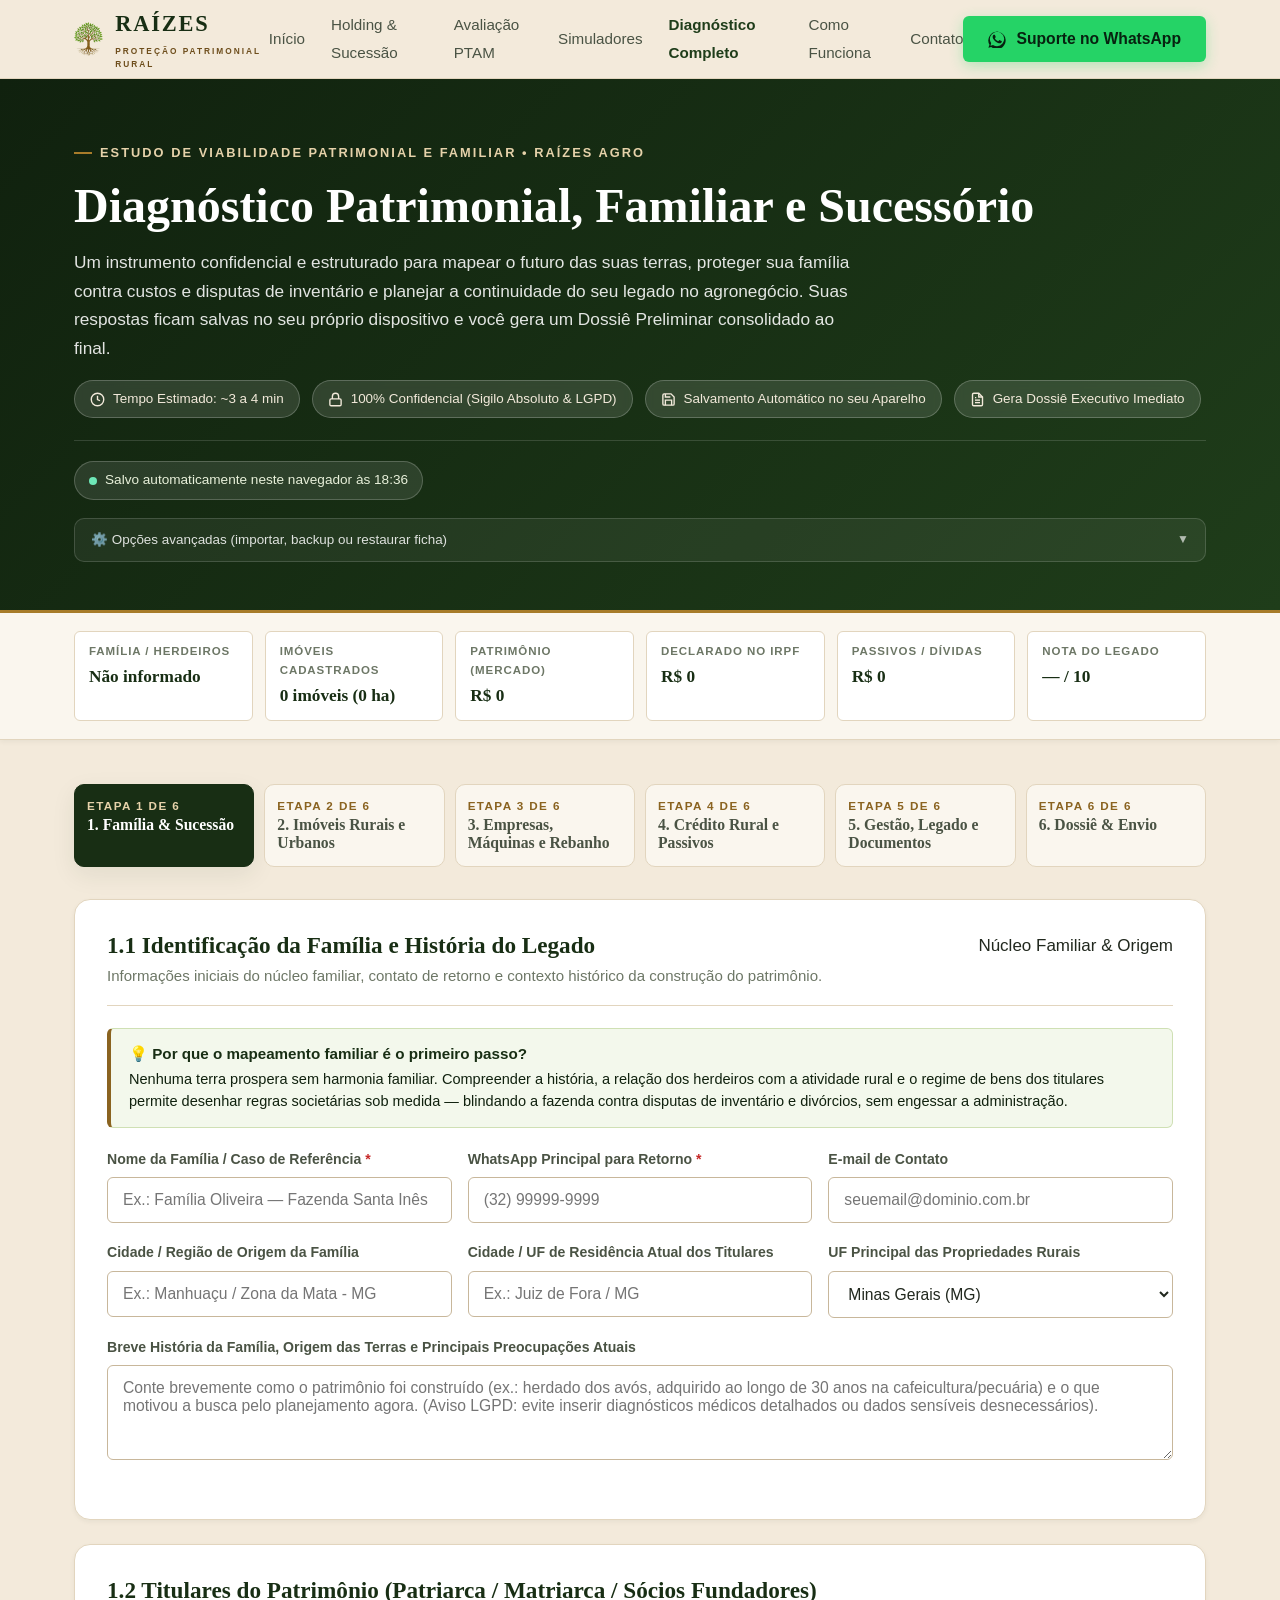
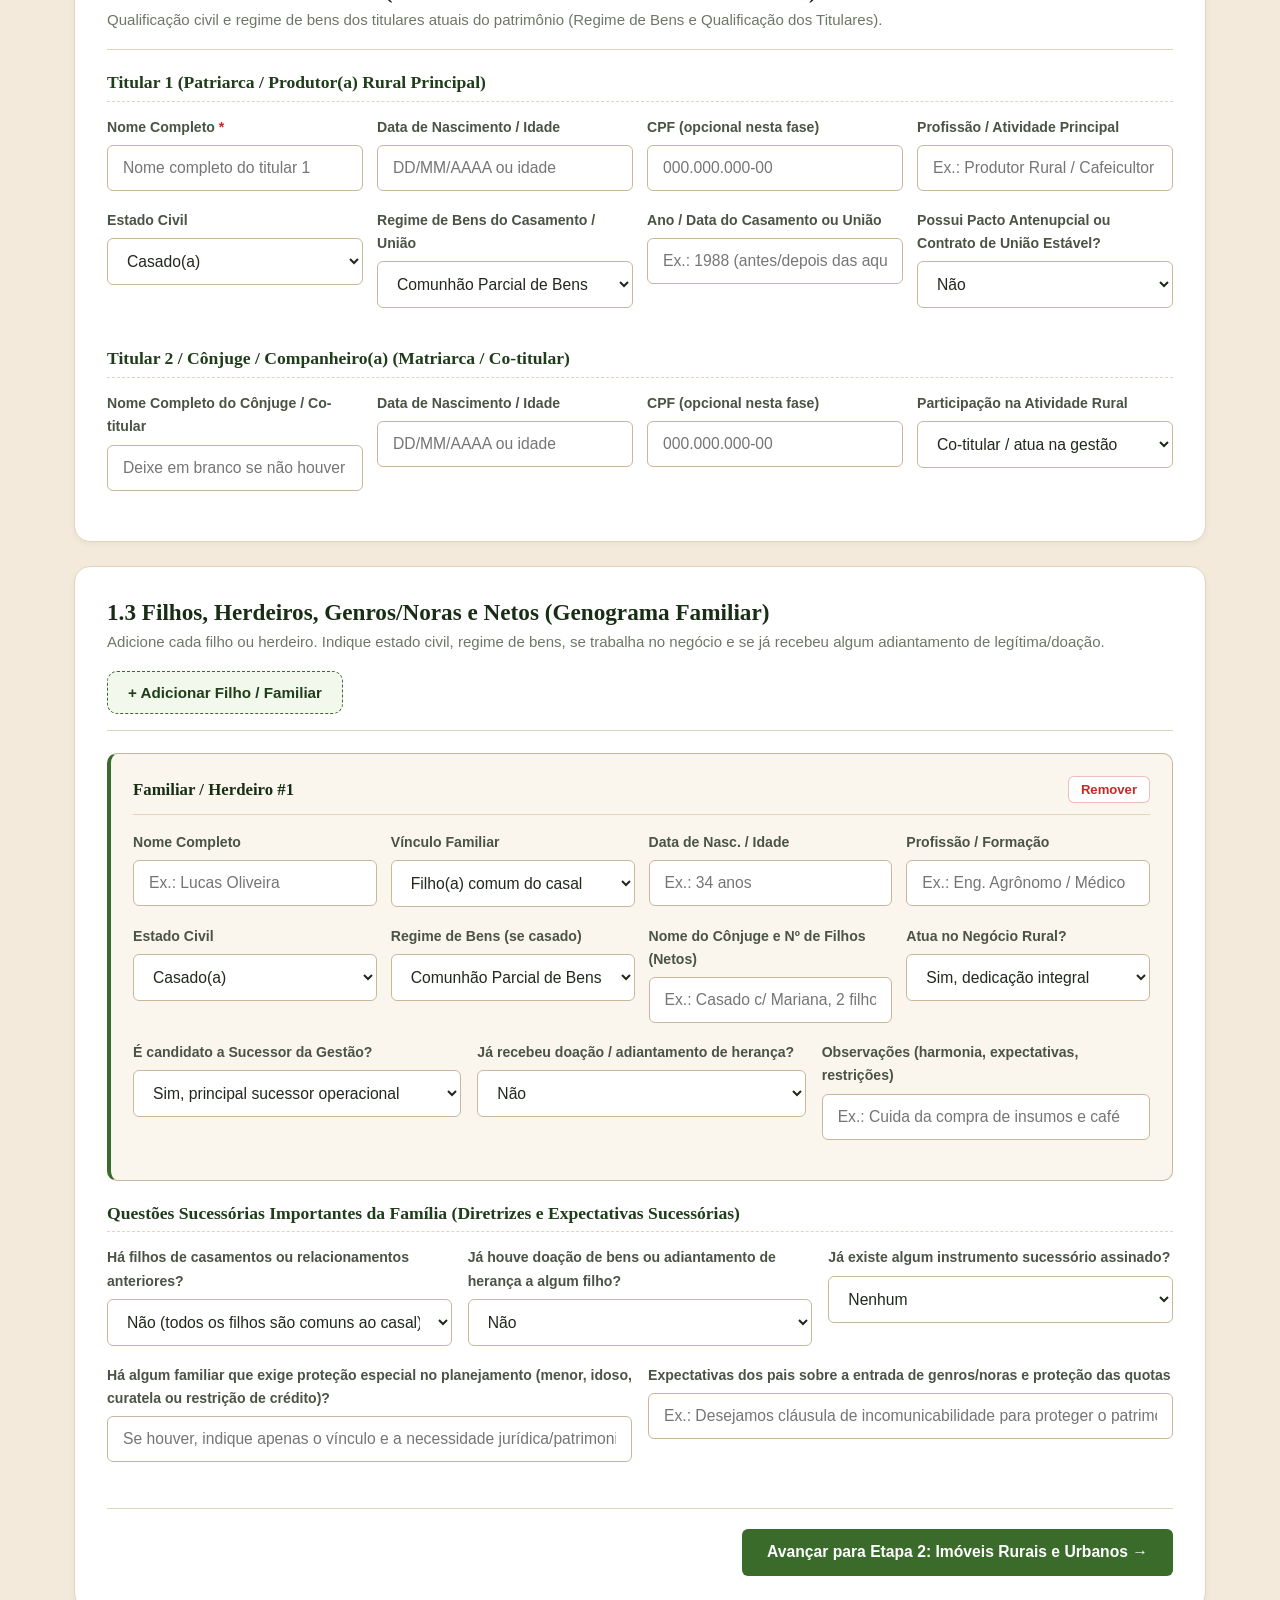
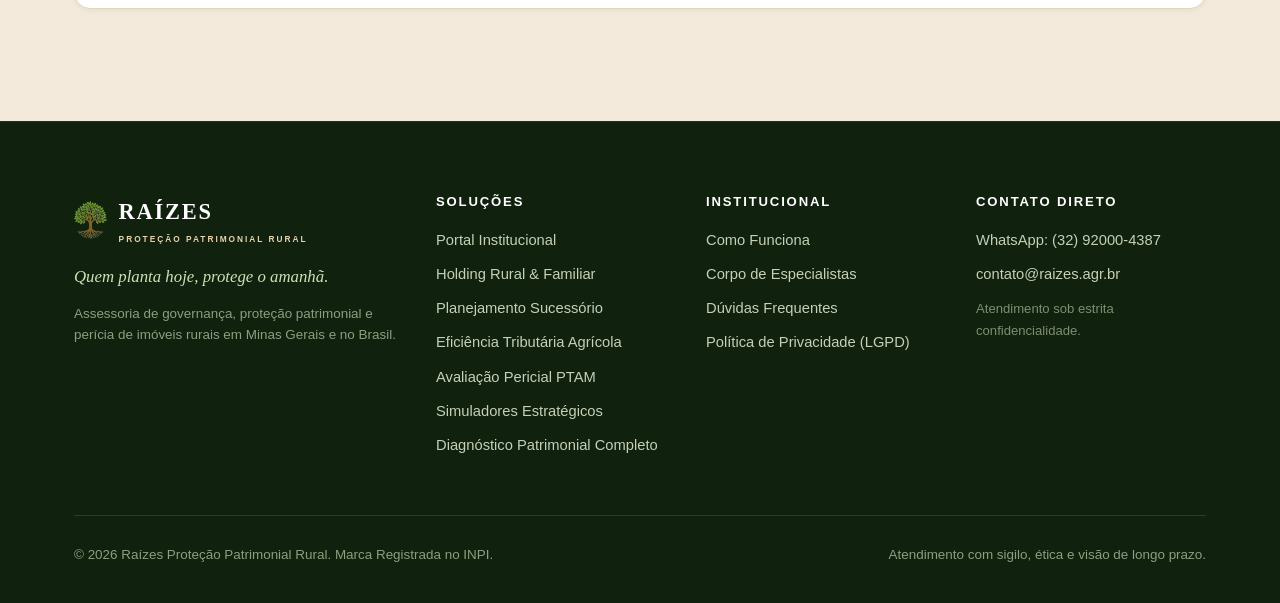
<file: diagnostico.html>
<!DOCTYPE html>
<html lang="pt-BR">
<head>
  <meta charset="UTF-8">
  <meta name="viewport" content="width=device-width, initial-scale=1.0">
  <meta name="theme-color" content="#182E14">
  <meta name="robots" content="index, follow, max-image-preview:large, max-snippet:-1, max-video-preview:-1">
  <meta name="author" content="Raízes Proteção Patrimonial Rural">
  <meta name="geo.region" content="BR-MG">
  <meta name="geo.placename" content="Minas Gerais, Brasil">
  <meta property="og:locale" content="pt_BR">
  <title>Diagnóstico Patrimonial e Familiar Completo | Raízes Proteção Patrimonial Rural</title>
  <meta name="description" content="Ficha completa de levantamento patrimonial, sucessório, societário, passivos e governança familiar para estudo de viabilidade de holding rural e sucessão no agro.">
  <link rel="canonical" href="https://raizes.agr.br/diagnostico.html">

  <!-- Open Graph / Meta Compartilhamento -->
  <meta property="og:site_name" content="Raízes Proteção Patrimonial Rural">
  <meta property="og:type" content="website">
  <meta property="og:title" content="Diagnóstico Patrimonial e Familiar Completo — Raízes">
  <meta property="og:description" content="Levantamento estruturado de família, imóveis rurais e urbanos, maquinários, rebanho, passivos, tributação e governança para estudo de viabilidade patrimonial.">
  <meta property="og:url" content="https://raizes.agr.br/diagnostico.html">
  <meta property="og:image" content="https://raizes.agr.br/assets/fotos/hero-fazenda-mg.webp">
  <meta property="og:image:secure_url" content="https://raizes.agr.br/assets/fotos/hero-fazenda-mg.webp">
  <meta property="og:image:type" content="image/webp">
  <meta property="og:image:width" content="1200">
  <meta property="og:image:height" content="630">
  <meta property="og:image:alt" content="Diagnóstico Patrimonial e Familiar Completo — Raízes Proteção Patrimonial Rural">

  <!-- Twitter Cards -->
  <meta name="twitter:card" content="summary_large_image">
  <meta name="twitter:title" content="Diagnóstico Patrimonial e Familiar Completo — Raízes">
  <meta name="twitter:description" content="Levantamento confidencial de família, terras e ativos para estudo de viabilidade de holding rural e planejamento sucessório.">
  <meta name="twitter:image" content="https://raizes.agr.br/assets/fotos/hero-fazenda-mg.webp">

  <!-- Favicons -->
  <link rel="icon" type="image/svg+xml" href="assets/simbolo.svg">
  <link rel="icon" type="image/png" sizes="32x32" href="assets/favicon-32.png">
  <link rel="apple-touch-icon" href="assets/favicon-180.png">
  <link rel="stylesheet" href="css/raizes.css">

  <!-- Schema.org Structured Data (WebPage & BreadcrumbList) -->
  <script type="application/ld+json">
  {
    "@context": "https://schema.org",
    "@type": "WebPage",
    "@id": "https://raizes.agr.br/diagnostico.html",
    "url": "https://raizes.agr.br/diagnostico.html",
    "name": "Diagnóstico Patrimonial e Familiar Completo | Raízes",
    "description": "Ficha completa de levantamento patrimonial, sucessório, societário, passivos e governança familiar para estudo de viabilidade de holding rural e sucessão no agro.",
    "isPartOf": {
      "@type": "WebSite",
      "@id": "https://raizes.agr.br/#website",
      "url": "https://raizes.agr.br/",
      "name": "Raízes Proteção Patrimonial Rural"
    },
    "breadcrumb": {
      "@type": "BreadcrumbList",
      "itemListElement": [
        {
          "@type": "ListItem",
          "position": 1,
          "name": "Início",
          "item": "https://raizes.agr.br/"
        },
        {
          "@type": "ListItem",
          "position": 2,
          "name": "Diagnóstico Patrimonial",
          "item": "https://raizes.agr.br/diagnostico.html"
        }
      ]
    }
  }
  </script>
</head>
<body>
  <a class="skip-link" href="#conteudo">Pular para o diagnóstico</a>

  <!-- ==================== HEADER ==================== -->
  <header class="site-header">
    <div class="container nav">
      <a class="brand" href="index.html" aria-label="Raízes Proteção Patrimonial Rural">
        <picture>
          <source srcset="assets/simbolo-real-sm.webp" type="image/webp">
          <img src="assets/simbolo-real-sm.png" alt="Símbolo Árvore Raízes" width="103" height="120">
        </picture>
        <span>RAÍZES<small>PROTEÇÃO PATRIMONIAL RURAL</small></span>
      </a>

      <nav aria-label="Navegação Principal">
        <ul class="nav-links" id="menu-links">
          <li><a href="index.html">Início</a></li>
          <li><a href="holding-rural.html">Holding & Sucessão</a></li>
          <li><a href="avaliacao-fazendas/">Avaliação PTAM</a></li>
          <li><a href="simulador.html">Simuladores</a></li>
          <li><a href="diagnostico.html" aria-current="page" style="color: var(--verde-800); font-weight: 700;">Diagnóstico Completo</a></li>
          <li><a href="index.html#metodologia">Como Funciona</a></li>
          <li><a href="index.html#contato">Contato</a></li>
        </ul>
      </nav>

      <div class="nav-cta">
        <a class="btn btn-wa" href="https://wa.me/5532920004387?text=Ol%C3%A1!%20Estou%20preenchendo%20o%20Diagn%C3%B3stico%20Patrimonial%20e%20Familiar%20no%20site%20da%20Ra%C3%ADzes%20e%20gostaria%20de%20tirar%20uma%20d%C3%BAvida." target="_blank" rel="noopener">
          <svg width="18" height="18" viewBox="0 0 24 24" fill="currentColor" aria-hidden="true"><path d="M17.5 14.4c-.3-.2-1.7-.8-2-.9-.3-.1-.5-.2-.7.2-.2.3-.7.9-.9 1.1-.2.2-.3.2-.6.1-.3-.2-1.2-.5-2.4-1.5-.9-.8-1.5-1.8-1.6-2.1-.2-.3 0-.5.1-.6.1-.1.3-.4.5-.6.1-.2.2-.3.3-.5.1-.2 0-.4 0-.6 0-.2-.7-1.6-.9-2.2-.2-.6-.5-.5-.7-.5h-.6c-.2 0-.5.1-.8.4-.3.3-1 1-1 2.5s1.1 2.9 1.2 3.1c.2.2 2.1 3.3 5.2 4.6.7.3 1.3.5 1.7.6.7.2 1.4.2 1.9.1.6-.1 1.7-.7 2-1.4.2-.7.2-1.2.2-1.4-.1-.1-.3-.2-.6-.3M12 21.5a9.5 9.5 0 0 1-4.8-1.3l-.4-.2-3.5.9.9-3.4-.2-.4A9.5 9.5 0 1 1 12 21.5M12 2.5A11.5 11.5 0 0 0 2 19.8L.5 23.5l3.8-1A11.5 11.5 0 1 0 12 2.5"/></svg>
          Suporte no WhatsApp
        </a>
        <button class="menu-toggle" aria-label="Abrir Menu de Navegação" aria-expanded="false" aria-controls="menu-links">
          <span></span><span></span><span></span>
        </button>
      </div>
    </div>
  </header>

  <main id="conteudo" tabindex="-1">

    <!-- ==================== HERO DO DIAGNÓSTICO ==================== -->
    <section class="diag-hero">
      <div class="container">
        <div class="eyebrow eyebrow-light">Estudo de Viabilidade Patrimonial e Familiar • Raízes Agro</div>
        <h1>Diagnóstico Patrimonial, Familiar e Sucessório</h1>
        <p class="lead">
          Um instrumento confidencial e estruturado para mapear o futuro das suas terras, proteger sua família contra custos e disputas de inventário e planejar a continuidade do seu legado no agronegócio. Suas respostas ficam salvas no seu próprio dispositivo e você gera um Dossiê Preliminar consolidado ao final.
        </p>

        <div class="diag-trust-badges">
          <span class="diag-trust-pill">
            <svg width="15" height="15" viewBox="0 0 24 24" fill="none" stroke="currentColor" stroke-width="2.2" aria-hidden="true"><circle cx="12" cy="12" r="10"/><polyline points="12 6 12 12 16 14"/></svg>
            Tempo Estimado: ~3 a 4 min
          </span>
          <span class="diag-trust-pill">
            <svg width="15" height="15" viewBox="0 0 24 24" fill="none" stroke="currentColor" stroke-width="2.2" aria-hidden="true"><rect x="3" y="11" width="18" height="11" rx="2" ry="2"/><path d="M7 11V7a5 5 0 0 1 10 0v4"/></svg>
            100% Confidencial (Sigilo Absoluto &amp; LGPD)
          </span>
          <span class="diag-trust-pill">
            <svg width="15" height="15" viewBox="0 0 24 24" fill="none" stroke="currentColor" stroke-width="2.2" aria-hidden="true"><path d="M19 21H5a2 2 0 0 1-2-2V5a2 2 0 0 1 2-2h11l5 5v11a2 2 0 0 1-2 2z"/><polyline points="17 21 17 13 7 13 7 21"/><polyline points="7 3 7 8 15 8"/></svg>
            Salvamento Automático no seu Aparelho
          </span>
          <span class="diag-trust-pill">
            <svg width="15" height="15" viewBox="0 0 24 24" fill="none" stroke="currentColor" stroke-width="2.2" aria-hidden="true"><path d="M14 2H6a2 2 0 0 0-2 2v16a2 2 0 0 0 2 2h12a2 2 0 0 0 2-2V8z"/><polyline points="14 2 14 8 20 8"/><line x1="16" y1="13" x2="8" y2="13"/><line x1="16" y1="17" x2="8" y2="17"/><polyline points="10 9 9 9 8 9"/></svg>
            Gera Dossiê Executivo Imediato
          </span>
        </div>

        <div class="diag-toolbar" style="margin-top: 14px;">
          <div class="diag-save-badge" id="autosave-status" aria-live="polite">
            <span class="diag-save-dot"></span>
            <span>Salvamento automático ativo neste dispositivo (100% privado)</span>
          </div>
        </div>

        <!-- Opções avançadas recolhíveis (para não poluir a experiência inicial) -->
        <details class="diag-advanced-tools no-print">
          <summary class="diag-advanced-summary">
            <span>⚙️ Opções avançadas (importar, backup ou restaurar ficha)</span>
            <span style="font-size: .75rem; opacity: .75;">▼</span>
          </summary>
          <div class="diag-advanced-content">
            <button type="button" class="btn-ghost-light" id="btn-load-example" title="Preencher com caso fictício de exemplo para demonstração">
              Preencher Exemplo Demonstrativo
            </button>
            <label class="btn-ghost-light" for="input-import-json" style="margin:0; cursor: pointer;">
              Importar Arquivo (.json)
              <input type="file" id="input-import-json" accept=".json,application/json" style="display:none;">
            </label>
            <button type="button" class="btn-ghost-light" id="btn-export-json-top">
              Salvar Backup (.json)
            </button>
            <button type="button" class="btn-ghost-light" id="btn-print-top">
              Imprimir / Salvar PDF
            </button>
            <button type="button" class="btn-ghost-light" id="btn-clear-all" style="border-color: rgba(255,180,180,.4); color: #FFD6D6;">
              Limpar Ficha
            </button>
          </div>
        </details>
      </div>
    </section>

    <!-- ==================== BARRA DE INDICADORES AO VIVO ==================== -->
    <div class="diag-kpi-bar" aria-label="Resumo em tempo real do levantamento">
      <div class="container">
        <div class="diag-kpi-grid">
          <div class="diag-kpi-item">
            <small>Família / Herdeiros</small>
            <strong id="kpi-familia">Não informado</strong>
          </div>
          <div class="diag-kpi-item">
            <small>Imóveis Cadastrados</small>
            <strong id="kpi-imoveis">0 imóveis (0 ha)</strong>
          </div>
          <div class="diag-kpi-item">
            <small>Patrimônio (Mercado)</small>
            <strong id="kpi-mercado">R$ 0</strong>
          </div>
          <div class="diag-kpi-item">
            <small>Declarado no IRPF</small>
            <strong id="kpi-dirpf">R$ 0</strong>
          </div>
          <div class="diag-kpi-item">
            <small>Passivos / Dívidas</small>
            <strong id="kpi-passivos">R$ 0</strong>
          </div>
          <div class="diag-kpi-item">
            <small>Nota do Legado</small>
            <strong id="kpi-legado">— / 10</strong>
          </div>
        </div>
      </div>
    </div>

    <!-- ==================== CORPO DO DIAGNÓSTICO ==================== -->
    <section style="padding: 44px 0 88px;">
      <div class="container">

        <!-- Navegação das 6 Etapas -->
        <nav class="diag-steps-nav" aria-label="Etapas do Diagnóstico Patrimonial">
          <button type="button" class="diag-step-btn active" data-step-target="1">
            <span class="diag-step-num">Etapa 1 de 6</span>
            <span class="diag-step-title">1. Família &amp; Sucessão</span>
          </button>
          <button type="button" class="diag-step-btn" data-step-target="2">
            <span class="diag-step-num">Etapa 2 de 6</span>
            <span class="diag-step-title">2. Imóveis Rurais e Urbanos</span>
          </button>
          <button type="button" class="diag-step-btn" data-step-target="3">
            <span class="diag-step-num">Etapa 3 de 6</span>
            <span class="diag-step-title">3. Empresas, Máquinas e Rebanho</span>
          </button>
          <button type="button" class="diag-step-btn" data-step-target="4">
            <span class="diag-step-num">Etapa 4 de 6</span>
            <span class="diag-step-title">4. Crédito Rural e Passivos</span>
          </button>
          <button type="button" class="diag-step-btn" data-step-target="5">
            <span class="diag-step-num">Etapa 5 de 6</span>
            <span class="diag-step-title">5. Gestão, Legado e Documentos</span>
          </button>
          <button type="button" class="diag-step-btn" data-step-target="6">
            <span class="diag-step-num">Etapa 6 de 6</span>
            <span class="diag-step-title">6. Dossiê &amp; Envio</span>
          </button>
        </nav>

        <form id="diag-form" novalidate>

          <!-- ========================================================
               ETAPA 1: FAMÍLIA, GENOGRAMA E HISTÓRIA DO LEGADO
               ======================================================== -->
          <div class="diag-panel active" id="step-1" data-step="1">

            <div class="diag-card">
              <div class="diag-card-header">
                <div>
                  <h2>1.1 Identificação da Família e História do Legado</h2>
                  <p>Informações iniciais do núcleo familiar, contato de retorno e contexto histórico da construção do patrimônio.</p>
                </div>
                <span class="badge">Núcleo Familiar &amp; Origem</span>
              </div>

              <div class="diag-insight-box">
                <strong>💡 Por que o mapeamento familiar é o primeiro passo?</strong>
                <p>Nenhuma terra prospera sem harmonia familiar. Compreender a história, a relação dos herdeiros com a atividade rural e o regime de bens dos titulares permite desenhar regras societárias sob medida — blindando a fazenda contra disputas de inventário e divórcios, sem engessar a administração.</p>
              </div>

              <div class="field-grid-3">
                <div class="field">
                  <label for="fam_nome_referencia">Nome da Família / Caso de Referência <span class="req">*</span></label>
                  <input type="text" id="fam_nome_referencia" name="fam_nome_referencia" placeholder="Ex.: Família Oliveira — Fazenda Santa Inês" required>
                </div>
                <div class="field">
                  <label for="fam_whatsapp">WhatsApp Principal para Retorno <span class="req">*</span></label>
                  <input type="tel" id="fam_whatsapp" name="fam_whatsapp" inputmode="tel" placeholder="(32) 99999-9999" required>
                </div>
                <div class="field">
                  <label for="fam_email">E-mail de Contato</label>
                  <input type="email" id="fam_email" name="fam_email" inputmode="email" placeholder="seuemail@dominio.com.br">
                </div>
              </div>

              <div class="field-grid-3">
                <div class="field">
                  <label for="fam_cidade_origem">Cidade / Região de Origem da Família</label>
                  <input type="text" id="fam_cidade_origem" name="fam_cidade_origem" placeholder="Ex.: Manhuaçu / Zona da Mata - MG">
                </div>
                <div class="field">
                  <label for="fam_cidade_residencia">Cidade / UF de Residência Atual dos Titulares</label>
                  <input type="text" id="fam_cidade_residencia" name="fam_cidade_residencia" placeholder="Ex.: Juiz de Fora / MG">
                </div>
                <div class="field">
                  <label for="fam_uf_principal">UF Principal das Propriedades Rurais</label>
                  <select id="fam_uf_principal" name="fam_uf_principal">
                    <option value="MG" selected>Minas Gerais (MG)</option>
                    <option value="SP">São Paulo (SP)</option>
                    <option value="GO">Goiás (GO)</option>
                    <option value="MT">Mato Grosso (MT)</option>
                    <option value="MS">Mato Grosso do Sul (MS)</option>
                    <option value="BA">Bahia (BA)</option>
                    <option value="PR">Paraná (PR)</option>
                    <option value="RS">Rio Grande do Sul (RS)</option>
                    <option value="ES">Espírito Santo (ES)</option>
                    <option value="RJ">Rio de Janeiro (RJ)</option>
                    <option value="TO">Tocantins (TO)</option>
                    <option value="PA">Pará (PA)</option>
                    <option value="MA">Maranhão (MA)</option>
                    <option value="OUTRA">Outra UF / Múltiplos Estados</option>
                  </select>
                </div>
              </div>

              <div class="field">
                <label for="fam_historia_legado">Breve História da Família, Origem das Terras e Principais Preocupações Atuais</label>
                <textarea id="fam_historia_legado" name="fam_historia_legado" rows="3" placeholder="Conte brevemente como o patrimônio foi construído (ex.: herdado dos avós, adquirido ao longo de 30 anos na cafeicultura/pecuária) e o que motivou a busca pelo planejamento agora. (Aviso LGPD: evite inserir diagnósticos médicos detalhados ou dados sensíveis desnecessários)."></textarea>
              </div>
            </div>

            <div class="diag-card">
              <div class="diag-card-header">
                <div>
                  <h2>1.2 Titulares do Patrimônio (Patriarca / Matriarca / Sócios Fundadores)</h2>
                  <p>Qualificação civil e regime de bens dos titulares atuais do patrimônio (Regime de Bens e Qualificação dos Titulares).</p>
                </div>
              </div>

              <h3 class="diag-subhead">Titular 1 (Patriarca / Produtor(a) Rural Principal)</h3>
              <div class="field-grid-4">
                <div class="field">
                  <label for="tit1_nome">Nome Completo <span class="req">*</span></label>
                  <input type="text" id="tit1_nome" name="tit1_nome" placeholder="Nome completo do titular 1">
                </div>
                <div class="field">
                  <label for="tit1_nascimento">Data de Nascimento / Idade</label>
                  <input type="text" id="tit1_nascimento" name="tit1_nascimento" placeholder="DD/MM/AAAA ou idade">
                </div>
                <div class="field">
                  <label for="tit1_cpf">CPF (opcional nesta fase)</label>
                  <input type="text" id="tit1_cpf" name="tit1_cpf" inputmode="numeric" placeholder="000.000.000-00">
                </div>
                <div class="field">
                  <label for="tit1_profissao">Profissão / Atividade Principal</label>
                  <input type="text" id="tit1_profissao" name="tit1_profissao" placeholder="Ex.: Produtor Rural / Cafeicultor">
                </div>
              </div>

              <div class="field-grid-4">
                <div class="field">
                  <label for="tit1_estado_civil">Estado Civil</label>
                  <select id="tit1_estado_civil" name="tit1_estado_civil">
                    <option value="Casado(a)">Casado(a)</option>
                    <option value="União Estável">União Estável</option>
                    <option value="Viúvo(a)">Viúvo(a)</option>
                    <option value="Divorciado(a)">Divorciado(a)</option>
                    <option value="Solteiro(a)">Solteiro(a)</option>
                  </select>
                </div>
                <div class="field">
                  <label for="tit1_regime_bens">Regime de Bens do Casamento / União</label>
                  <select id="tit1_regime_bens" name="tit1_regime_bens">
                    <option value="Comunhão Parcial de Bens">Comunhão Parcial de Bens</option>
                    <option value="Comunhão Universal de Bens">Comunhão Universal de Bens</option>
                    <option value="Separação Convencional (Total) de Bens">Separação Convencional (Total) de Bens</option>
                    <option value="Separação Obrigatória (Legal) de Bens">Separação Obrigatória (Legal) de Bens</option>
                    <option value="Participação Final nos Aquestos">Participação Final nos Aquestos</option>
                    <option value="Não aplicável">Não aplicável</option>
                  </select>
                </div>
                <div class="field">
                  <label for="tit1_data_casamento">Ano / Data do Casamento ou União</label>
                  <input type="text" id="tit1_data_casamento" name="tit1_data_casamento" inputmode="numeric" placeholder="Ex.: 1988 (antes/depois das aquisições)">
                </div>
                <div class="field">
                  <label for="tit1_pacto_antenupcial">Possui Pacto Antenupcial ou Contrato de União Estável?</label>
                  <select id="tit1_pacto_antenupcial" name="tit1_pacto_antenupcial">
                    <option value="Não">Não</option>
                    <option value="Sim, registrado em cartório">Sim, registrado em cartório</option>
                    <option value="Sim, apenas instrumento particular">Sim, apenas instrumento particular</option>
                    <option value="Não sei informar">Não sei informar</option>
                  </select>
                </div>
              </div>

              <h3 class="diag-subhead">Titular 2 / Cônjuge / Companheiro(a) (Matriarca / Co-titular)</h3>
              <div class="field-grid-4">
                <div class="field">
                  <label for="tit2_nome">Nome Completo do Cônjuge / Co-titular</label>
                  <input type="text" id="tit2_nome" name="tit2_nome" placeholder="Deixe em branco se não houver">
                </div>
                <div class="field">
                  <label for="tit2_nascimento">Data de Nascimento / Idade</label>
                  <input type="text" id="tit2_nascimento" name="tit2_nascimento" placeholder="DD/MM/AAAA ou idade">
                </div>
                <div class="field">
                  <label for="tit2_cpf">CPF (opcional nesta fase)</label>
                  <input type="text" id="tit2_cpf" name="tit2_cpf" inputmode="numeric" placeholder="000.000.000-00">
                </div>
                <div class="field">
                  <label for="tit2_atuacao">Participação na Atividade Rural</label>
                  <select id="tit2_atuacao" name="tit2_atuacao">
                    <option value="Co-titular / atua na gestão">Co-titular / atua na gestão</option>
                    <option value="Meeiro(a) sem atuação operacional direta">Meeiro(a) sem atuação operacional direta</option>
                    <option value="Possui atividade / renda própria fora do agro">Possui atividade / renda própria fora do agro</option>
                    <option value="Falecido(a) — inventário já concluído">Falecido(a) — inventário já concluído</option>
                    <option value="Falecido(a) — inventário pendente/em andamento">Falecido(a) — inventário pendente/em andamento</option>
                    <option value="Não aplicável">Não aplicável</option>
                  </select>
                </div>
              </div>
            </div>

            <div class="diag-card">
              <div class="diag-card-header">
                <div>
                  <h2>1.3 Filhos, Herdeiros, Genros/Noras e Netos (Genograma Familiar)</h2>
                  <p>Adicione cada filho ou herdeiro. Indique estado civil, regime de bens, se trabalha no negócio e se já recebeu algum adiantamento de legítima/doação.</p>
                </div>
                <button type="button" class="btn-add-item" id="btn-add-herdeiro">+ Adicionar Filho / Familiar</button>
              </div>

              <div class="repeater-list" id="lista-herdeiros"></div>

              <h3 class="diag-subhead">Questões Sucessórias Importantes da Família (Diretrizes e Expectativas Sucessórias)</h3>
              <div class="field-grid-3">
                <div class="field">
                  <label for="suc_filhos_fora_casamento">Há filhos de casamentos ou relacionamentos anteriores?</label>
                  <select id="suc_filhos_fora_casamento" name="suc_filhos_fora_casamento">
                    <option value="Não (todos os filhos são comuns ao casal)">Não (todos os filhos são comuns ao casal)</option>
                    <option value="Sim (há filhos exclusivos de um dos cônjuges)">Sim (há filhos exclusivos de um dos cônjuges)</option>
                  </select>
                </div>
                <div class="field">
                  <label for="suc_adiantamento_legitima">Já houve doação de bens ou adiantamento de herança a algum filho?</label>
                  <select id="suc_adiantamento_legitima" name="suc_adiantamento_legitima">
                    <option value="Não">Não</option>
                    <option value="Sim, formalizado em escritura">Sim, formalizado em escritura</option>
                    <option value="Sim, informalmente (ajuda financeira/compra de bem)">Sim, informalmente (ajuda financeira/compra de bem)</option>
                  </select>
                </div>
                <div class="field">
                  <label for="suc_instrumentos_existentes">Já existe algum instrumento sucessório assinado?</label>
                  <select id="suc_instrumentos_existentes" name="suc_instrumentos_existentes">
                    <option value="Nenhum">Nenhum</option>
                    <option value="Doação com reserva de usufruto">Doação com reserva de usufruto</option>
                    <option value="Testamento público ou particular">Testamento público ou particular</option>
                    <option value="Holding já constituída (precisa revisão)">Holding já constituída (precisa revisão)</option>
                    <option value="Seguro de vida / Previdência VGBL para liquidez">Seguro de vida / Previdência VGBL para liquidez</option>
                  </select>
                </div>
              </div>

              <div class="field-grid">
                <div class="field">
                  <label for="suc_herdeiro_vulneravel">Há algum familiar que exige proteção especial no planejamento (menor, idoso, curatela ou restrição de crédito)?</label>
                  <input type="text" id="suc_herdeiro_vulneravel" name="suc_herdeiro_vulneravel" placeholder="Se houver, indique apenas o vínculo e a necessidade jurídica/patrimonial (sem dados médicos).">
                </div>
                <div class="field">
                  <label for="suc_conflitos_observacoes">Expectativas dos pais sobre a entrada de genros/noras e proteção das quotas</label>
                  <input type="text" id="suc_conflitos_observacoes" name="suc_conflitos_observacoes" placeholder="Ex.: Desejamos cláusula de incomunicabilidade para proteger o patrimônio em caso de divórcio dos filhos.">
                </div>
              </div>

              <div class="diag-step-footer">
                <span></span>
                <button type="button" class="btn btn-primary" data-goto-step="2">Avançar para Etapa 2: Imóveis Rurais e Urbanos →</button>
              </div>
            </div>
          </div>

          <!-- ========================================================
               ETAPA 2: IMÓVEIS RURAIS E URBANOS
               ======================================================== -->
          <div class="diag-panel" id="step-2" data-step="2">
            <div class="diag-card">
              <div class="diag-card-header">
                <div>
                  <h2>2. Levantamento de Bens Imóveis (Rurais e Urbanos)</h2>
                  <p>Cadastre cada fazenda, gleba/matrícula ou imóvel urbano. A comparação entre o <strong>Valor de Mercado</strong>, o <strong>Valor Declarado no IRPF</strong> e o <strong>VTN/ITR</strong> é a base do Estudo de Viabilidade Patrimonial.</p>
                </div>
                <button type="button" class="btn-add-item" id="btn-add-imovel">+ Adicionar Imóvel Rural ou Urbano</button>
              </div>

              <div class="diag-insight-box">
                <strong>💡 Por que informamos Valor de Mercado, Valor no IRPF e ITR/VTN?</strong>
                <p>O <strong>Valor no IRPF</strong> é o seu custo histórico de aquisição. O <strong>ITR/VTN</strong> é o valor da terra nua cadastrado na Receita Federal. O <strong>Valor de Mercado</strong> é a avaliação real atual. O cruzamento desses três números revela a melhor rota fiscal para integralizar as fazendas na holding rural sem pagar imposto indevido de Ganho de Capital e otimizando o ITCMD estadual.</p>
              </div>

              <div class="repeater-list" id="lista-imoveis"></div>

              <div style="margin-top: 12px;">
                <button type="button" class="btn-add-item" id="btn-add-imovel-bottom">+ Adicionar Outro Imóvel</button>
              </div>

              <h3 class="diag-subhead">Observações Gerais sobre o Patrimônio Imobiliário</h3>
              <div class="field-grid">
                <div class="field">
                  <label for="imov_obs_regularizacao">Existem áreas de posse, escrituras não registradas, inventários antigos em aberto ou retificações de área pendentes?</label>
                  <textarea id="imov_obs_regularizacao" name="imov_obs_regularizacao" rows="2" placeholder="Descreva se alguma matrícula possui pendência de registro, reserva legal/CAR ou desmembramento em andamento."></textarea>
                </div>
                <div class="field">
                  <label for="imov_obs_contratos">Como funcionam hoje os contratos de exploração (arrendamento, parceria, comodato, condomínio)?</label>
                  <textarea id="imov_obs_contratos" name="imov_obs_contratos" rows="2" placeholder="Ex.: Fazenda Boa Vista está arrendada por 5 anos em sacas de soja; Fazenda Cachoeira explorada diretamente na PF."></textarea>
                </div>
              </div>

              <div class="diag-step-footer">
                <button type="button" class="btn btn-light" data-goto-step="1">← Voltar para Família</button>
                <button type="button" class="btn btn-primary" data-goto-step="3">Avançar para Etapa 3: Empresas, Máquinas e Rebanho →</button>
              </div>
            </div>
          </div>

          <!-- ========================================================
               ETAPA 3: EMPRESAS, MAQUINÁRIOS, SEMOVENTES E FINANCEIRO
               ======================================================== -->
          <div class="diag-panel" id="step-3" data-step="3">

            <!-- 3.1 Empresas e Quotas Societárias -->
            <div class="diag-card">
              <div class="diag-card-header">
                <div>
                  <h2>3.1 Empresas e Participações Societárias Existentes</h2>
                  <p>Informe se algum membro da família já possui CNPJ (agropecuária, holding, comércio, transportadora, cooperativa, etc.).</p>
                </div>
                <button type="button" class="btn-add-item" id="btn-add-empresa">+ Adicionar Empresa / CNPJ</button>
              </div>
              <div class="repeater-list" id="lista-empresas"></div>
            </div>

            <!-- 3.2 Maquinários, Tratores, Caminhões e Veículos -->
            <div class="diag-card">
              <div class="diag-card-header">
                <div>
                  <h2>3.2 Maquinários Agrícolas, Implementos, Caminhões e Veículos (Bens Móveis)</h2>
                  <p>Tratores, colheitadeiras, pulverizadores, secadores de café, pivôs, caminhões, utilitários e frotas de produção.</p>
                </div>
                <button type="button" class="btn-add-item" id="btn-add-movel">+ Adicionar Maquinário / Veículo / Lote</button>
              </div>
              <div class="repeater-list" id="lista-moveis"></div>
            </div>

            <!-- 3.3 Bens Semoventes (Rebanho) -->
            <div class="diag-card">
              <div class="diag-card-header">
                <div>
                  <h2>3.3 Rebanho / Bens Semoventes (Ativo Biológico)</h2>
                  <p>Bovinos de corte, gado leiteiro, genética/matrizes, equinos ou outros rebanhos de exploração agropecuária.</p>
                </div>
                <button type="button" class="btn-add-item" id="btn-add-semovente">+ Adicionar Rebanho / Semoventes</button>
              </div>
              <div class="repeater-list" id="lista-semoventes"></div>
            </div>

            <!-- 3.4 Ativos Financeiros, Safra Estocada e Créditos -->
            <div class="diag-card">
              <div class="diag-card-header">
                <div>
                  <h2>3.4 Aplicações Financeiras, Safra em Estoque, Cooperativas e Previdência</h2>
                  <p>Saldos em aplicações, cotas-partes em cooperativas, café/grãos armazenados, créditos a receber e previdência privada.</p>
                </div>
                <button type="button" class="btn-add-item" id="btn-add-financeiro">+ Adicionar Ativo Financeiro / Estoque</button>
              </div>
              <div class="repeater-list" id="lista-financeiros"></div>

              <div class="diag-step-footer">
                <button type="button" class="btn btn-light" data-goto-step="2">← Voltar para Imóveis</button>
                <button type="button" class="btn btn-primary" data-goto-step="4">Avançar para Etapa 4: Crédito Rural e Passivos →</button>
              </div>
            </div>
          </div>

          <!-- ========================================================
               ETAPA 4: PASSIVOS, CRÉDITO RURAL E CONTINGÊNCIAS
               ======================================================== -->
          <div class="diag-panel" id="step-4" data-step="4">

            <div class="diag-card">
              <div class="diag-card-header">
                <div>
                  <h2>4.1 Crédito Rural, Financiamentos Bancários, CPRs e Dívidas</h2>
                  <p>Mapeamento das operações de crédito para planejar a <strong>anuência bancária</strong> prévia antes da transferência de imóveis para a holding.</p>
                </div>
                <button type="button" class="btn-add-item" id="btn-add-divida">+ Adicionar Operação de Crédito / Dívida</button>
              </div>

              <div class="diag-insight-box">
                <strong>🔒 A holding rural interfere no meu Crédito Agrícola ou Custeio?</strong>
                <p>Não. O crédito rural é o combustível da sua safra. Mapeamos os financiamentos e garantias (hipotecas e alienações fiduciárias) justamente para providenciar a anuência prévia dos bancos credores (Banco do Brasil, Sicoob, Sicredi, etc.), garantindo que sua capacidade de tomar recursos continue 100% preservada.</p>
              </div>

              <div class="repeater-list" id="lista-dividas"></div>
            </div>

            <div class="diag-card">
              <div class="diag-card-header">
                <div>
                  <h2>4.2 Processos Administrativos, Judiciais e Contingências</h2>
                  <p>Mapeamento preventivo para garantir que a reorganização patrimonial seja 100% lícita, segura e sem riscos tributários ou trabalhistas futuros.</p>
                </div>
                <button type="button" class="btn-add-item" id="btn-add-processo">+ Adicionar Processo / Contingência</button>
              </div>
              <div class="repeater-list" id="lista-processos"></div>

              <div class="field-grid" style="margin-top: 18px;">
                <div class="field">
                  <label for="pas_avais_terceiros">O produtor ou cônjuge assinou como avalista/fiador de terceiros, cooperativas ou empresas de outros sócios?</label>
                  <select id="pas_avais_terceiros" name="pas_avais_terceiros">
                    <option value="Não">Não</option>
                    <option value="Sim, apenas de empresas da própria família">Sim, apenas de empresas da própria família</option>
                    <option value="Sim, prestou aval/fiança para terceiros">Sim, prestou aval/fiança para terceiros</option>
                    <option value="Não tenho certeza">Não tenho certeza</option>
                  </select>
                </div>
                <div class="field">
                  <label for="pas_observacoes">Observações adicionais sobre passivos, parcelamentos fiscais (FUNRURAL/ITR/IRPF) ou garantias</label>
                  <input type="text" id="pas_observacoes" name="pas_observacoes" placeholder="Ex.: Parcelamento ativo na Receita Federal em dia; cédula rural pignoratícia quitada aguardando baixa.">
                </div>
              </div>

              <div class="diag-step-footer">
                <button type="button" class="btn btn-light" data-goto-step="3">← Voltar para Ativos e Rebanho</button>
                <button type="button" class="btn btn-primary" data-goto-step="5">Avançar para Etapa 5: Gestão, Legado e Documentos →</button>
              </div>
            </div>
          </div>

          <!-- ========================================================
               ETAPA 5: GESTÃO, TRIBUTAÇÃO, LEGADO, GOVERNANÇA E CHECKLIST
               ======================================================== -->
          <div class="diag-panel" id="step-5" data-step="5">

            <!-- 5.1 Gestão e Tributação da Atividade Rural -->
            <div class="diag-card">
              <div class="diag-card-header">
                <div>
                  <h2>5.1 Gestão Operacional e Tributação Atual</h2>
                  <p>Atividades econômicas desenvolvidas, regime tributário atual e liderança da operação no agronegócio.</p>
                </div>
              </div>

              <div class="field">
                <label>Atividades Rurais e Imobiliárias Exercidas pela Família (marque todas que se aplicam)</label>
                <div class="check-grid" id="grid-atividades">
                  <label class="check-pill"><input type="checkbox" name="atividades" value="Cafeicultura"> <span>Cafeicultura</span></label>
                  <label class="check-pill"><input type="checkbox" name="atividades" value="Soja / Milho / Grãos"> <span>Soja / Milho / Grãos</span></label>
                  <label class="check-pill"><input type="checkbox" name="atividades" value="Pecuária de Corte"> <span>Pecuária de Corte (Cria/Recria/Engorda)</span></label>
                  <label class="check-pill"><input type="checkbox" name="atividades" value="Pecuária de Leite"> <span>Pecuária de Leite</span></label>
                  <label class="check-pill"><input type="checkbox" name="atividades" value="Cana-de-açúcar"> <span>Cana-de-açúcar</span></label>
                  <label class="check-pill"><input type="checkbox" name="atividades" value="Silvicultura / Eucalipto"> <span>Silvicultura / Eucalipto / Reflorestamento</span></label>
                  <label class="check-pill"><input type="checkbox" name="atividades" value="Hortifruti / Fruticultura"> <span>Hortifruti / Fruticultura</span></label>
                  <label class="check-pill"><input type="checkbox" name="atividades" value="Equinocultura / Genética"> <span>Equinocultura / Genética</span></label>
                  <label class="check-pill"><input type="checkbox" name="atividades" value="Arrendamento Rural"> <span>Arrendamento Rural (recebe renda)</span></label>
                  <label class="check-pill"><input type="checkbox" name="atividades" value="Parceria Rural"> <span>Parceria Agrícola / Pecuária</span></label>
                  <label class="check-pill"><input type="checkbox" name="atividades" value="Condomínio / Comodato Rural"> <span>Condomínio ou Comodato Rural</span></label>
                  <label class="check-pill"><input type="checkbox" name="atividades" value="Locação / Venda de Imóveis Urbanos"> <span>Locação / Venda de Imóveis Urbanos</span></label>
                </div>
              </div>

              <div class="field-grid-3" style="margin-top: 18px;">
                <div class="field">
                  <label for="trib_regime_atual">Forma de Tributação Predominante Hoje</label>
                  <select id="trib_regime_atual" name="trib_regime_atual">
                    <option value="Pessoa Física — Livro Caixa (alíquota até 27,5%)">Pessoa Física — Livro Caixa (alíquota até 27,5%)</option>
                    <option value="Pessoa Física — Arbitramento 20% da Receita Bruta">Pessoa Física — Arbitramento 20% da Receita Bruta</option>
                    <option value="Misto (parte na PF e parte em PJ)">Misto (parte na PF e parte em PJ)</option>
                    <option value="Pessoa Jurídica — Lucro Presumido">Pessoa Jurídica — Lucro Presumido</option>
                    <option value="Pessoa Jurídica — Lucro Real">Pessoa Jurídica — Lucro Real</option>
                    <option value="Não sei informar (verificar com contador)">Não sei informar (verificar com contador)</option>
                  </select>
                </div>
                <div class="field">
                  <label for="trib_receita_anual">Receita Bruta Anual Aproximada da Atividade (R$)</label>
                  <input type="text" id="trib_receita_anual" name="trib_receita_anual" inputmode="decimal" placeholder="Ex.: R$ 2.500.000,00">
                </div>
                <div class="field">
                  <label for="trib_funrural">Recolhimento de FUNRURAL Hoje</label>
                  <select id="trib_funrural" name="trib_funrural">
                    <option value="Sobre a comercialização da produção (1,5%)">Sobre a comercialização da produção (1,5%)</option>
                    <option value="Sobre a folha de pagamento (opção previdenciária)">Sobre a folha de pagamento (opção previdenciária)</option>
                    <option value="Não sei informar">Não sei informar</option>
                  </select>
                </div>
              </div>

              <div class="field-grid-3">
                <div class="field">
                  <label for="gest_admin_atual">Quem é o Administrador Atual dos Negócios?</label>
                  <input type="text" id="gest_admin_atual" name="gest_admin_atual" placeholder="Ex.: Patriarca (Sr. José) + Filho mais velho">
                </div>
                <div class="field">
                  <label for="gest_admin_futuro">Quem é o Provável Sucessor / Administrador Futuro?</label>
                  <input type="text" id="gest_admin_futuro" name="gest_admin_futuro" placeholder="Ex.: Filho Lucas (Eng. Agrônomo) / Ainda indefinido">
                </div>
                <div class="field">
                  <label for="gest_contador">Contador / Escritório Contábil de Confiança da Família</label>
                  <input type="text" id="gest_contador" name="gest_contador" placeholder="Nome / Cidade / Telefone (opcional)">
                </div>
              </div>
            </div>

            <!-- 5.2 Avaliação do Legado do Produtor Rural -->
            <div class="diag-card">
              <div class="diag-card-header">
                <div>
                  <h2>5.2 Avaliação do Legado do Produtor Rural</h2>
                  <p>Mapeamento de segurança documental, regularidade fundiária e maturidade sucessória da família.</p>
                </div>
                <span class="badge">Maturidade do Legado</span>
              </div>

              <div id="quadro-legado-container">
                <div class="legado-row">
                  <span><strong>1.</strong> PATRIMÔNIO IMOBILIÁRIO ESTÁ TOTALMENTE REGULARIZADO?</span>
                  <select name="legado_1"><option value="">Selecione</option><option value="sim">Sim</option><option value="nao">Não</option></select>
                </div>
                <div class="legado-row">
                  <span><strong>1a.</strong> Tem averbação junto ao cartório da área construída?</span>
                  <select name="legado_1a"><option value="">Selecione</option><option value="sim">Sim</option><option value="nao">Não</option></select>
                </div>
                <div class="legado-row">
                  <span><strong>1b.</strong> Tudo está declarado no imposto de renda do produtor rural?</span>
                  <select name="legado_1b"><option value="">Selecione</option><option value="sim">Sim</option><option value="nao">Não</option></select>
                </div>
                <div class="legado-row" style="background: var(--verde-50); font-weight: 700; color: var(--verde-900);">
                  <span>2. SE NÃO ESTIVER REGULARIZADO:</span>
                  <span></span>
                </div>
                <div class="legado-row">
                  <span><strong>2a.</strong> Tem escritura pública?</span>
                  <select name="legado_2a"><option value="">Selecione</option><option value="sim">Sim</option><option value="nao">Não</option></select>
                </div>
                <div class="legado-row">
                  <span><strong>2a.i.</strong> Da escritura pública está sem Registro junto ao cartório de imóveis?</span>
                  <select name="legado_2a_i"><option value="">Selecione</option><option value="sim">Sim</option><option value="nao">Não</option></select>
                </div>
                <div class="legado-row">
                  <span><strong>2b.</strong> Tem contrato de compra e venda?</span>
                  <select name="legado_2b"><option value="">Selecione</option><option value="sim">Sim</option><option value="nao">Não</option></select>
                </div>
                <div class="legado-row">
                  <span><strong>2c.</strong> Tem termo de posse?</span>
                  <select name="legado_2c"><option value="">Selecione</option><option value="sim">Sim</option><option value="nao">Não</option></select>
                </div>
                <div class="legado-row">
                  <span><strong>2d.</strong> Tem imóveis em nome de terceiros?</span>
                  <select name="legado_2d"><option value="">Selecione</option><option value="sim">Sim</option><option value="nao">Não</option></select>
                </div>
                <div class="legado-row">
                  <span><strong>2e.</strong> Tem imóveis em nome de uma pessoa jurídica?</span>
                  <select name="legado_2e"><option value="">Selecione</option><option value="sim">Sim</option><option value="nao">Não</option></select>
                </div>
                <div class="legado-row">
                  <span><strong>3.</strong> A FAMÍLIA TEM CONHECIMENTO SOBRE TODO O LEGADO?</span>
                  <select name="legado_3"><option value="">Selecione</option><option value="sim">Sim</option><option value="nao">Não</option></select>
                </div>
                <div class="legado-row">
                  <span><strong>4.</strong> JÁ ESTÁ DEFINIDO QUEM SERÁ O SUCESSOR?</span>
                  <select name="legado_4"><option value="">Selecione</option><option value="sim">Sim</option><option value="nao">Não</option></select>
                </div>
                <div class="legado-row">
                  <span><strong>4a.</strong> Este sucessor tem um bom relacionamento com a cooperativa?</span>
                  <select name="legado_4a"><option value="">Selecione</option><option value="sim">Sim</option><option value="nao">Não</option></select>
                </div>
                <div class="legado-row">
                  <span><strong>4b.</strong> Este sucessor tem um bom relacionamento com os bancos?</span>
                  <select name="legado_4b"><option value="">Selecione</option><option value="sim">Sim</option><option value="nao">Não</option></select>
                </div>
                <div class="legado-row">
                  <span><strong>4c.</strong> Este sucessor tem um bom relacionamento com fornecedores e parceiros?</span>
                  <select name="legado_4c"><option value="">Selecione</option><option value="sim">Sim</option><option value="nao">Não</option></select>
                </div>
                <div class="legado-row">
                  <span><strong>4d.</strong> Existe algum protocolo familiar para reforçar o legado do produtor rural?</span>
                  <select name="legado_4d"><option value="">Selecione</option><option value="sim">Sim</option><option value="nao">Não</option></select>
                </div>
                <div class="legado-row">
                  <span><strong>5.</strong> TEM CONTRATO ESCRITO DE ARRENDAMENTO, PARCERIA, COMODATO OU OUTRA MODALIDADE?</span>
                  <select name="legado_5"><option value="">Selecione</option><option value="sim">Sim</option><option value="nao">Não</option></select>
                </div>
                <div class="legado-row">
                  <span><strong>6.</strong> TEM CONTRATO VERBAL DE ARRENDAMENTO, PARCERIA, COMODATO OU OUTRA MODALIDADE?</span>
                  <select name="legado_6"><option value="">Selecione</option><option value="sim">Sim</option><option value="nao">Não</option></select>
                </div>
              </div>

              <div class="field" style="margin-top: 22px;">
                <label><strong>8. COMO ESTÁ A ORGANIZAÇÃO DO LEGADO HOJE? (Nota de 0 a 10)</strong></label>
                <input type="hidden" id="legado_nota" name="legado_nota" value="">
                <div class="nota-scale" id="legado-nota-buttons" role="radiogroup" aria-label="Nota de 0 a 10 para organização do legado">
                  <button type="button" class="nota-btn" data-nota="0">0</button>
                  <button type="button" class="nota-btn" data-nota="1">1</button>
                  <button type="button" class="nota-btn" data-nota="2">2</button>
                  <button type="button" class="nota-btn" data-nota="3">3</button>
                  <button type="button" class="nota-btn" data-nota="4">4</button>
                  <button type="button" class="nota-btn" data-nota="5">5</button>
                  <button type="button" class="nota-btn" data-nota="6">6</button>
                  <button type="button" class="nota-btn" data-nota="7">7</button>
                  <button type="button" class="nota-btn" data-nota="8">8</button>
                  <button type="button" class="nota-btn" data-nota="9">9</button>
                  <button type="button" class="nota-btn" data-nota="10">10</button>
                </div>
              </div>
            </div>

            <!-- 5.3 Diagnóstico de Governança Familiar -->
            <div class="diag-card">
              <div class="diag-card-header">
                <div>
                  <h2>5.3 Diagnóstico de Governança Corporativa e Familiar</h2>
                  <p>Avaliação da comunicação entre gerações, processo decisório e prioridades estratégicas da família.</p>
                </div>
              </div>

              <div class="field-grid-3">
                <div class="field">
                  <label for="gov_g5">Como avalia a comunicação entre os membros da família sobre os negócios?</label>
                  <select id="gov_g5" name="gov_g5">
                    <option value="">Selecione</option>
                    <option value="Excelente">Excelente</option>
                    <option value="Boa">Boa</option>
                    <option value="Regular">Regular</option>
                    <option value="Ruim">Ruim</option>
                  </select>
                </div>
                <div class="field">
                  <label for="gov_g7">Há reuniões regulares para discutir o andamento dos negócios?</label>
                  <select id="gov_g7" name="gov_g7">
                    <option value="">Selecione</option>
                    <option value="Sim, semanalmente">Sim, semanalmente</option>
                    <option value="Sim, mensalmente">Sim, mensalmente</option>
                    <option value="Sim, ocasionalmente">Sim, ocasionalmente</option>
                    <option value="Não">Não</option>
                  </select>
                </div>
                <div class="field">
                  <label for="gov_g8">Cada negócio/fazenda tem seus resultados analisados de forma separada?</label>
                  <select id="gov_g8" name="gov_g8">
                    <option value="">Selecione</option>
                    <option value="Sim">Sim</option>
                    <option value="Não (caixa único misturado)">Não (caixa único misturado)</option>
                  </select>
                </div>
              </div>

              <div class="field-grid-4">
                <div class="field">
                  <label for="gov_g9">Eficiência da gestão atual</label>
                  <select id="gov_g9" name="gov_g9">
                    <option value="">Selecione</option>
                    <option value="Muito eficiente">Muito eficiente</option>
                    <option value="Eficiente">Eficiente</option>
                    <option value="Pouco eficiente">Pouco eficiente</option>
                    <option value="Ineficiente">Ineficiente</option>
                  </select>
                </div>
                <div class="field">
                  <label for="gov_g10">Há um plano estratégico claro para o grupo?</label>
                  <select id="gov_g10" name="gov_g10">
                    <option value="">Selecione</option>
                    <option value="Há um plano definido, documentado e compartilhado">Há um plano definido, documentado e compartilhado</option>
                    <option value="Sim, mas pouco discutido">Sim, mas pouco discutido</option>
                    <option value="Não sei">Não sei / Não há</option>
                  </select>
                </div>
                <div class="field">
                  <label for="gov_g12">Já existe um plano de sucessão formalizado?</label>
                  <select id="gov_g12" name="gov_g12">
                    <option value="">Selecione</option>
                    <option value="Sim">Sim</option>
                    <option value="Somente ideia">Somente ideia</option>
                    <option value="Nada foi discutido">Nada foi discutido</option>
                  </select>
                </div>
                <div class="field">
                  <label for="gov_g14">Todos os membros da família concordam com os rumos?</label>
                  <select id="gov_g14" name="gov_g14">
                    <option value="">Selecione</option>
                    <option value="Sim">Sim</option>
                    <option value="Não">Não</option>
                    <option value="Não sei">Não sei</option>
                  </select>
                </div>
              </div>

              <div class="field">
                <label>Prioridades e Objetivos Principais da Família com este Trabalho (marque os principais)</label>
                <div class="check-grid" id="grid-objetivos">
                  <label class="check-pill"><input type="checkbox" name="objetivos" value="Planejamento Sucessório em Vida (evitar inventário)"> <span>Planejamento Sucessório em Vida (evitar inventário)</span></label>
                  <label class="check-pill"><input type="checkbox" name="objetivos" value="Constituição de Holding Rural / Familiar"> <span>Constituição de Holding Rural / Familiar</span></label>
                  <label class="check-pill"><input type="checkbox" name="objetivos" value="Proteção Patrimonial Lícita contra Riscos Operacionais"> <span>Proteção Patrimonial Lícita contra Riscos Operacionais</span></label>
                  <label class="check-pill"><input type="checkbox" name="objetivos" value="Redução Lícita de Carga Tributária (IRPF / ITCMD / Ganho de Capital)"> <span>Eficiência Tributária (IR, ITCMD, Arrendamento e Ganho de Capital)</span></label>
                  <label class="check-pill"><input type="checkbox" name="objetivos" value="Protocolo Familiar e Regras para Herdeiros/Cônjuges"> <span>Protocolo Familiar e Regras para Herdeiros/Cônjuges</span></label>
                  <label class="check-pill"><input type="checkbox" name="objetivos" value="Avaliação Pericial de Imóvel Rural (PTAM ABNT NBR 14653-3)"> <span>Avaliação Pericial de Fazenda (PTAM — ABNT NBR 14653-3)</span></label>
                  <label class="check-pill"><input type="checkbox" name="objetivos" value="Expansão / Aquisição de Novas Áreas"> <span>Expansão / Aquisição de Novas Áreas</span></label>
                  <label class="check-pill"><input type="checkbox" name="objetivos" value="Profissionalização da Gestão e Separação Caixa Família x Fazenda"> <span>Profissionalização da Gestão (Separar Caixa Família × Fazenda)</span></label>
                </div>
              </div>

              <div class="field-grid" style="margin-top: 18px;">
                <div class="field">
                  <label for="gov_g6">Maiores desafios enfrentados pela família na tomada de decisões e elaboração da sucessão</label>
                  <textarea id="gov_g6" name="gov_g6" rows="2" placeholder="Ex.: Dificuldade em separar remuneração de quem trabalha na fazenda da distribuição de lucros dos herdeiros que moram fora."></textarea>
                </div>
                <div class="field">
                  <label for="gov_g18">O que você acredita que mais ajudaria a proteger a harmonia e os resultados do grupo familiar?</label>
                  <textarea id="gov_g18" name="gov_g18" rows="2" placeholder="Ex.: Deixar regras claras em vida enquanto os pais estão lúcidos e no comando (usufruto e cláusulas protetivas)."></textarea>
                </div>
              </div>
            </div>

            <!-- 5.4 Checklist de Documentos Já Disponíveis -->
            <div class="diag-card">
              <div class="diag-card-header">
                <div>
                  <h2>5.4 Checklist de Documentos que a Família Já Possui Fácil Acesso</h2>
                  <p>Marque os documentos que você já possui em mãos (físico ou PDF) para agilizar o estudo do caso.</p>
                </div>
              </div>

              <div class="check-grid" id="grid-documentos">
                <label class="check-pill"><input type="checkbox" name="docs_disp" value="IRPF do patriarca e da matriarca"> <span>Declaração de IRPF do patriarca e da matriarca</span></label>
                <label class="check-pill"><input type="checkbox" name="docs_disp" value="IRPF dos filhos"> <span>Declaração de IRPF dos filhos</span></label>
                <label class="check-pill"><input type="checkbox" name="docs_disp" value="Certidões de casamento / nascimento e pacto antenupcial"> <span>Certidões de casamento/nascimento dos familiares</span></label>
                <label class="check-pill"><input type="checkbox" name="docs_disp" value="Matrículas atualizadas dos imóveis (CRI)"> <span>Certidões de matrícula dos imóveis (Cartório de Registro)</span></label>
                <label class="check-pill"><input type="checkbox" name="docs_disp" value="Escrituras, contratos de compra e venda ou termos de posse"> <span>Escrituras, contratos de compra e venda ou posse</span></label>
                <label class="check-pill"><input type="checkbox" name="docs_disp" value="DITR (Declaração de ITR) + DIAT/DIAC e Carnê ITR/IPTU"> <span>DITR (Declaração do ITR) e Carnês de ITR / IPTU</span></label>
                <label class="check-pill"><input type="checkbox" name="docs_disp" value="CCIR (INCRA) e CAR (Cadastro Ambiental Rural)"> <span>CCIR (INCRA) e CAR (Cadastro Ambiental Rural)</span></label>
                <label class="check-pill"><input type="checkbox" name="docs_disp" value="Georreferenciamento / Laudos de Avaliação anteriores"> <span>Georreferenciamento / Laudos de Avaliação das áreas</span></label>
                <label class="check-pill"><input type="checkbox" name="docs_disp" value="Contratos de arrendamento, parceria ou comodato"> <span>Contratos de arrendamento, parceria ou comodato vigentes</span></label>
                <label class="check-pill"><input type="checkbox" name="docs_disp" value="Contratos sociais e IRPJ das empresas existentes"> <span>Contratos sociais e IRPJ das empresas existentes</span></label>
                <label class="check-pill"><input type="checkbox" name="docs_disp" value="Cédulas de crédito rural / extratos de financiamentos"> <span>Cédulas de crédito rural / extratos de financiamentos</span></label>
                <label class="check-pill"><input type="checkbox" name="docs_disp" value="Relação de processos administrativos ou judiciais"> <span>Relação de processos administrativos ou judiciais</span></label>
              </div>

              <div class="diag-step-footer">
                <button type="button" class="btn btn-light" data-goto-step="4">← Voltar para Passivos</button>
                <button type="button" class="btn btn-primary" data-goto-step="6">Gerar Dossiê Consolidado (Etapa 6) →</button>
              </div>
            </div>
          </div>

          <!-- ========================================================
               ETAPA 6: DOSSIÊ CONSOLIDADO, IMPRESSÃO PDF E ENVIO
               ======================================================== -->
          <div class="diag-panel" id="step-6" data-step="6">
            <div class="diag-card no-print">
              <div class="diag-card-header">
                <div>
                  <h2>6. Revisão Final, Exportação e Envio Confidencial</h2>
                  <p>Confira abaixo o Dossiê Patrimonial e Familiar gerado a partir das informações preenchidas. Escolha como deseja salvar ou enviar à equipe da Raízes.</p>
                </div>
              </div>

              <!-- Box O que acontece agora -->
              <div class="next-steps-card">
                <h3>
                  <svg width="20" height="20" viewBox="0 0 24 24" fill="none" stroke="currentColor" stroke-width="2.2" aria-hidden="true"><circle cx="12" cy="12" r="10"/><polyline points="12 6 12 12 16 14"/></svg>
                  O que acontece após o envio do seu diagnóstico?
                </h3>
                <div class="next-steps-grid">
                  <div class="next-step-item">
                    <span class="next-step-badge">1</span>
                    <strong>Análise Sob Estrito Sigilo</strong>
                    <p>Nossos especialistas em holding rural recebem suas informações e iniciam o estudo preliminar de viabilidade e economia fiscal.</p>
                  </div>
                  <div class="next-step-item">
                    <span class="next-step-badge">2</span>
                    <strong>Simulação Tributária &amp; Societária</strong>
                    <p>Calculamos os cenários de ITCMD, Ganho de Capital e proteção dos imóveis, confrontando o modelo tradicional com a holding.</p>
                  </div>
                  <div class="next-step-item">
                    <span class="next-step-badge">3</span>
                    <strong>Apresentação Personalizada</strong>
                    <p>Entramos em contato no WhatsApp informado para apresentar os números consolidados e tirar todas as dúvidas da família.</p>
                  </div>
                </div>
              </div>

              <div class="consent-box">
                <input type="checkbox" id="diag_lgpd_consent" name="diag_lgpd_consent" checked>
                <label for="diag_lgpd_consent">
                  Autorizo o uso destas informações pela <strong>Raízes Proteção Patrimonial Rural</strong> exclusivamente para análise preliminar de viabilidade patrimonial e sucessória da minha família, sob estrito dever de sigilo e em conformidade com a <a href="privacidade.html" target="_blank" style="text-decoration: underline; color: var(--verde-800); font-weight: 600;">Política de Privacidade (LGPD)</a>. Estou ciente de que este levantamento inicial tem caráter informativo e que o diagnóstico definitivo depende da análise documental e validação técnica individualizada.
                </label>
              </div>

              <div id="diag-action-feedback" class="form-feedback" role="status" aria-live="polite"></div>

              <div style="display: flex; flex-direction: column; gap: 12px; margin-bottom: 12px;">
                <div>
                  <button type="button" class="btn btn-wa btn-lg" id="btn-send-whatsapp" style="width: 100%; justify-content: center; font-size: 1.12rem; padding: 18px 24px; box-shadow: 0 4px 14px rgba(37,211,102,.35);">
                    <svg width="22" height="22" viewBox="0 0 24 24" fill="currentColor" aria-hidden="true"><path d="M17.5 14.4c-.3-.2-1.7-.8-2-.9-.3-.1-.5-.2-.7.2-.2.3-.7.9-.9 1.1-.2.2-.3.2-.6.1-.3-.2-1.2-.5-2.4-1.5-.9-.8-1.5-1.8-1.6-2.1-.2-.3 0-.5.1-.6.1-.1.3-.4.5-.6.1-.2.2-.3.3-.5.1-.2 0-.4 0-.6 0-.2-.7-1.6-.9-2.2-.2-.6-.5-.5-.7-.5h-.6c-.2 0-.5.1-.8.4-.3.3-1 1-1 2.5s1.1 2.9 1.2 3.1c.2.2 2.1 3.3 5.2 4.6.7.3 1.3.5 1.7.6.7.2 1.4.2 1.9.1.6-.1 1.7-.7 2-1.4.2-.7.2-1.2.2-1.4-.1-.1-.3-.2-.6-.3M12 21.5a9.5 9.5 0 0 1-4.8-1.3l-.4-.2-3.5.9.9-3.4-.2-.4A9.5 9.5 0 1 1 12 21.5M12 2.5A11.5 11.5 0 0 0 2 19.8L.5 23.5l3.8-1A11.5 11.5 0 1 0 12 2.5"/></svg>
                    Concluir e Enviar Diagnóstico (WhatsApp + E-mail)
                  </button>
                </div>
                <div style="display: flex; flex-wrap: wrap; gap: 10px;">
                  <button type="button" class="btn btn-primary" id="btn-send-email">
                    Enviar Dossiê por E-mail (Raízes)
                  </button>
                  <button type="button" class="btn btn-terra" id="btn-print-dossie">
                    Imprimir / Salvar Dossiê em PDF (A4)
                  </button>
                  <button type="button" class="btn btn-light" id="btn-export-json">
                    Baixar Arquivo (.json p/ Sistema)
                  </button>
                  <button type="button" class="btn btn-light" id="btn-copy-text">
                    Copiar Relatório em Texto
                  </button>
                </div>
              </div>
              <p style="font-size: .84rem; color: var(--tinta-3); margin-top: 8px;">
                Ao clicar em <strong>"Concluir e Enviar"</strong> ou <strong>"Enviar Dossiê por E-mail"</strong>, seu diagnóstico completo (incluindo o código <code>.json</code> para abertura imediata do caso no sistema da Raízes) é encaminhado para <strong>contato@raizes.agr.br</strong> e para o WhatsApp da equipe.
              </p>
            </div>

            <!-- DOSSIÊ RENDERIZADO DINAMICAMENTE (IMPRIMÍVEL EM A4) -->
            <div class="dossie-box" id="dossie-render">
              <!-- Preenchido via js/diagnostico.js -->
            </div>

            <div class="diag-step-footer no-print">
              <button type="button" class="btn btn-light" data-goto-step="5">← Voltar e Editar Respostas</button>
              <button type="button" class="btn btn-wa" id="btn-send-whatsapp-bottom">Enviar para Especialista no WhatsApp →</button>
            </div>
          </div>

        </form>

      </div>
    </section>

    <!-- Barra Flutuante Fixa Mobile (Thumb Zone CRO) -->
    <aside class="diag-mobile-sticky-bar no-print" id="mobile-sticky-bar" aria-label="Navegação rápida do formulário">
      <button type="button" class="btn-sticky-prev" id="btn-sticky-prev" aria-label="Etapa anterior" disabled>
        ← Voltar
      </button>
      <button type="button" class="btn-sticky-next" id="btn-sticky-next">
        Avançar: Imóveis (2/6) →
      </button>
    </aside>

  </main>

  <!-- ==================== RODAPÉ INSTITUCIONAL ==================== -->
  <footer class="site-footer">
    <div class="container">
      <div class="cols">
        <div>
          <div class="brand">
            <picture>
              <source srcset="assets/simbolo-real-sm.webp" type="image/webp">
              <img src="assets/simbolo-real-sm.png" alt="Símbolo Raízes" width="103" height="120" style="height: 38px; width: auto;">
            </picture>
            <span>RAÍZES<small style="color: var(--terra-200);">PROTEÇÃO PATRIMONIAL RURAL</small></span>
          </div>
          <p class="tagline">Quem planta hoje, protege o amanhã.</p>
          <p style="margin-top: 14px; font-size: .84rem; line-height: 1.5; color: #8E9E7F;">
            Assessoria de governança, proteção patrimonial e perícia de imóveis rurais em Minas Gerais e no Brasil.
          </p>
        </div>

        <div>
          <h3>Soluções</h3>
          <a href="index.html">Portal Institucional</a>
          <a href="holding-rural.html">Holding Rural & Familiar</a>
          <a href="holding-rural.html#riscos">Planejamento Sucessório</a>
          <a href="simulador.html#tributario">Eficiência Tributária Agrícola</a>
          <a href="avaliacao-fazendas/">Avaliação Pericial PTAM</a>
          <a href="simulador.html">Simuladores Estratégicos</a>
          <a href="diagnostico.html">Diagnóstico Patrimonial Completo</a>
        </div>

        <div>
          <h3>Institucional</h3>
          <a href="index.html#metodologia">Como Funciona</a>
          <a href="index.html#autoridade">Corpo de Especialistas</a>
          <a href="index.html#faq">Dúvidas Frequentes</a>
          <a href="privacidade.html">Política de Privacidade (LGPD)</a>
        </div>

        <div>
          <h3>Contato Direto</h3>
          <a href="https://wa.me/5532920004387" target="_blank" rel="noopener">WhatsApp: (32) 92000-4387</a>
          <a href="mailto:contato@raizes.agr.br">contato@raizes.agr.br</a>
          <span style="display: block; margin-top: 12px; font-size: .82rem; color: #7F8E71;">Atendimento sob estrita confidencialidade.</span>
        </div>
      </div>

      <div class="legal">
        <span>© <span id="ano">2026</span> Raízes Proteção Patrimonial Rural. Marca Registrada no INPI.</span>
        <span>Atendimento com sigilo, ética e visão de longo prazo.</span>
      </div>
    </div>
  </footer>

  <script src="js/diagnostico.js"></script>
</body>
</html>
</file>
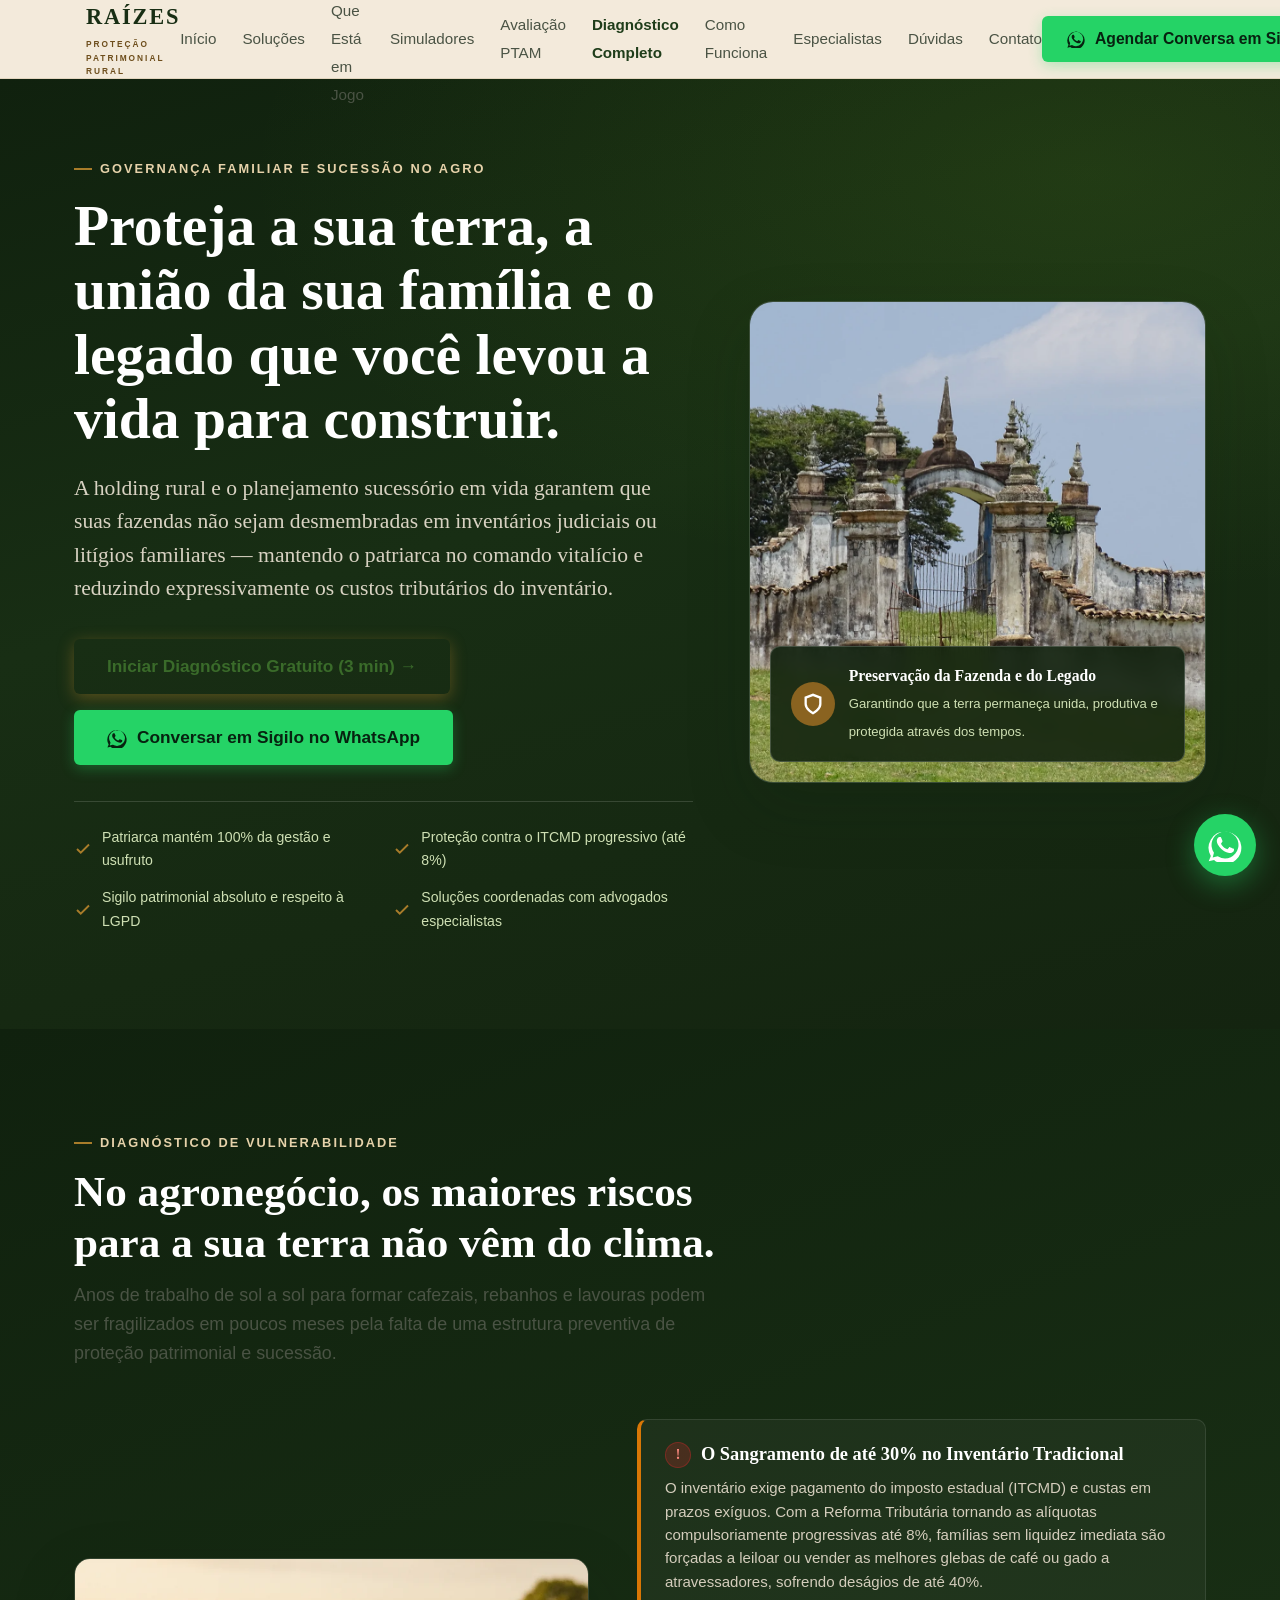
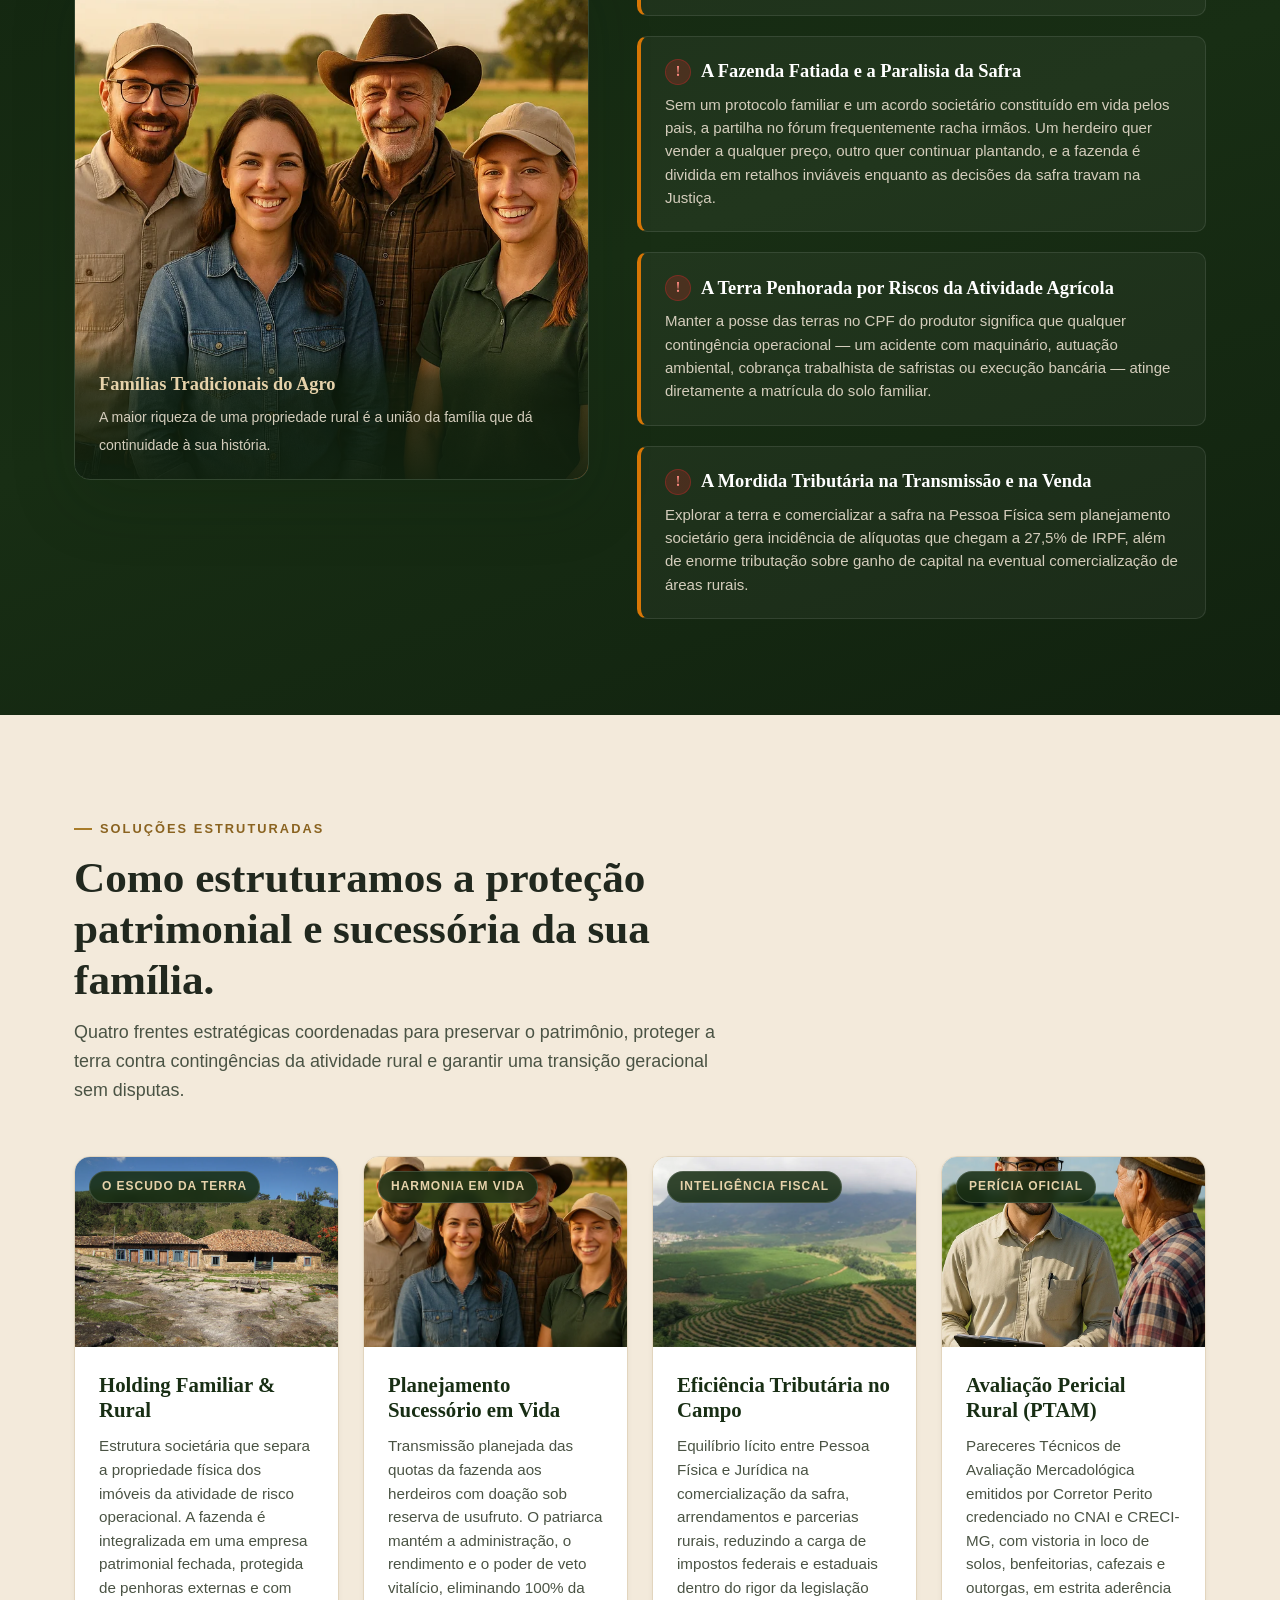
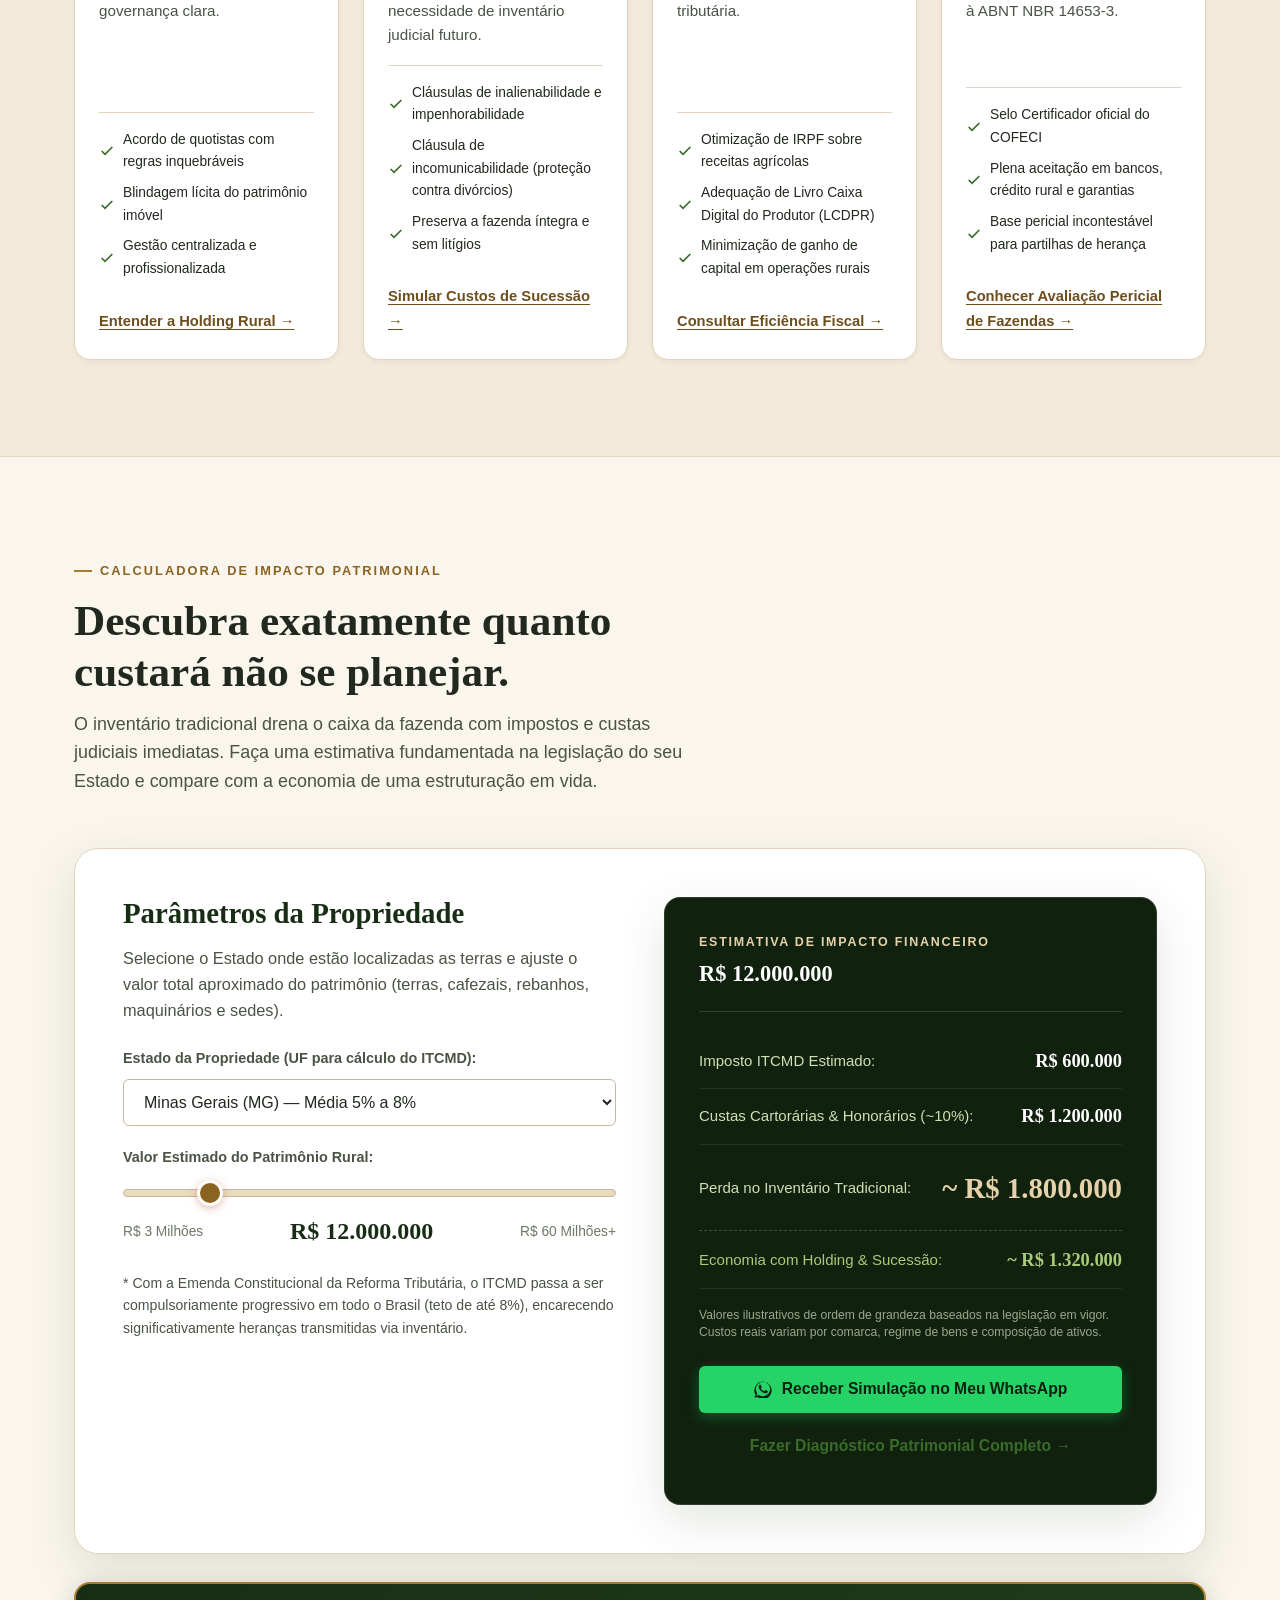
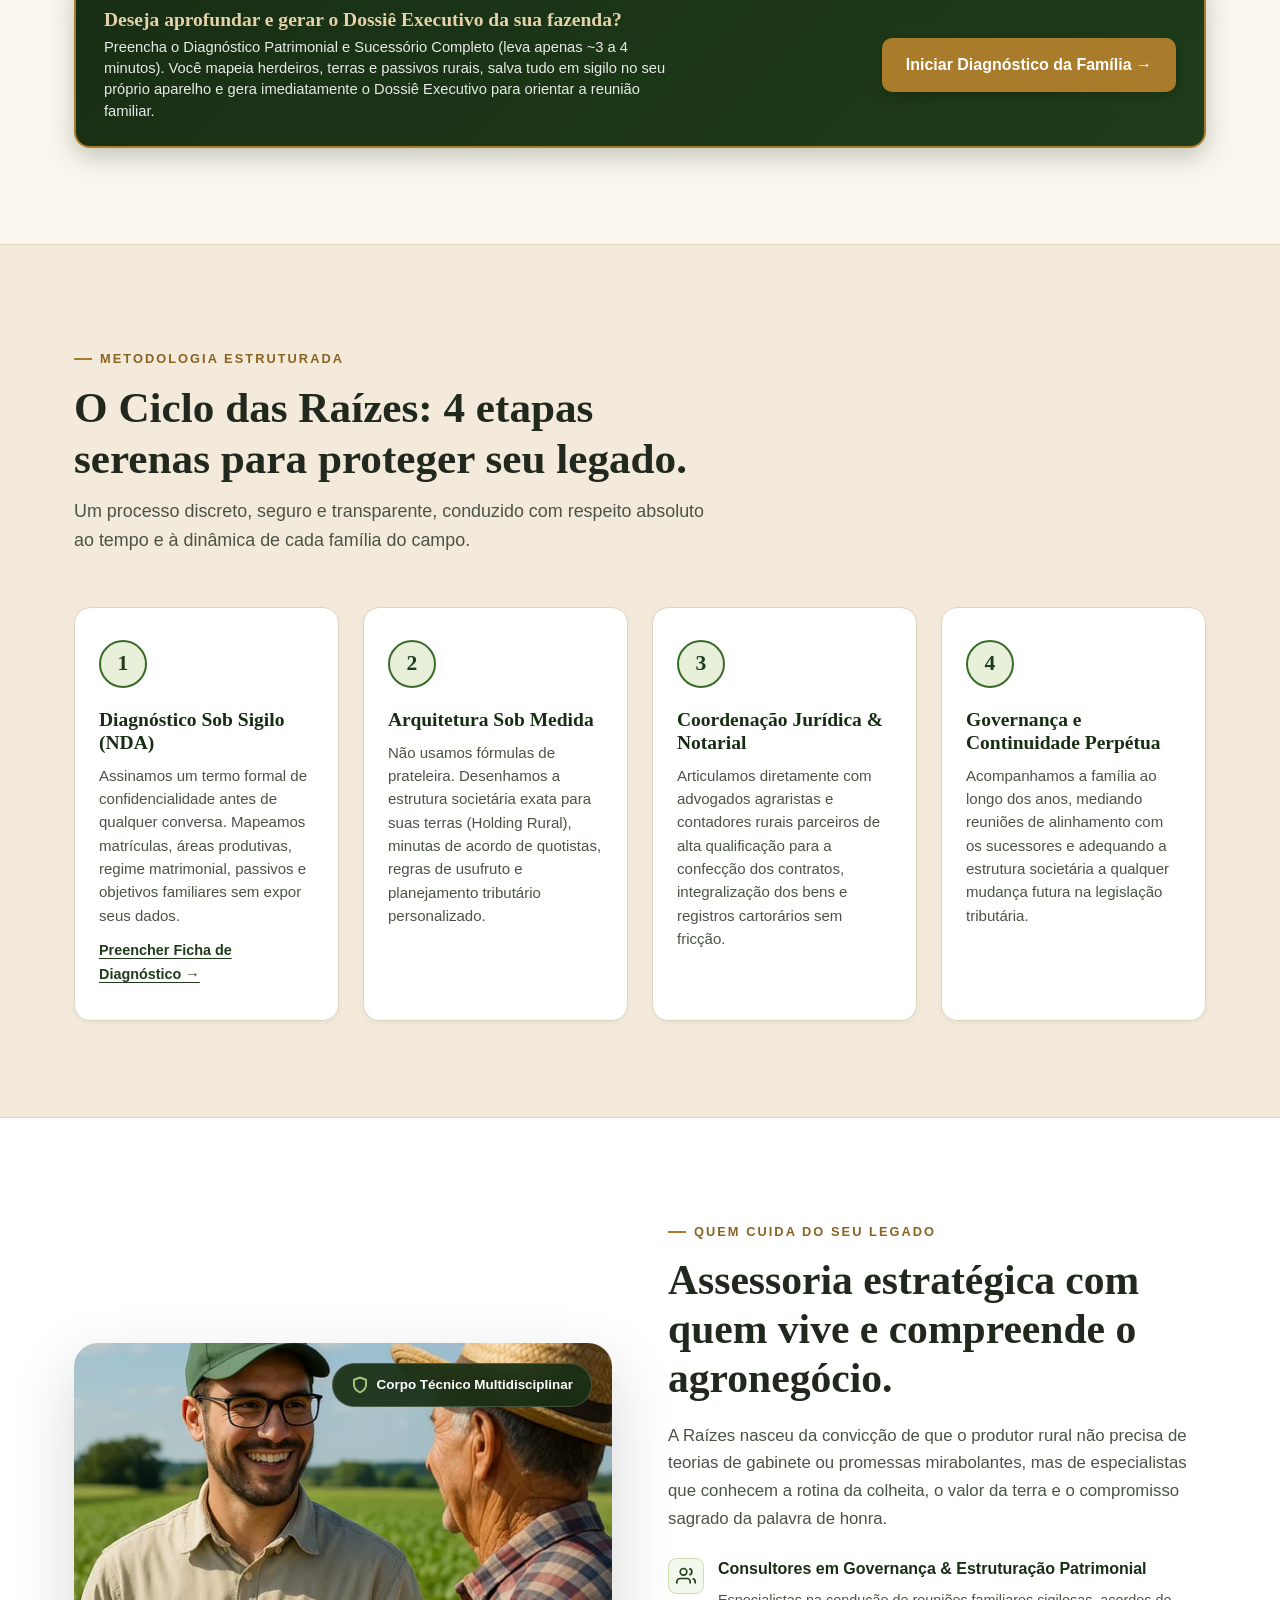
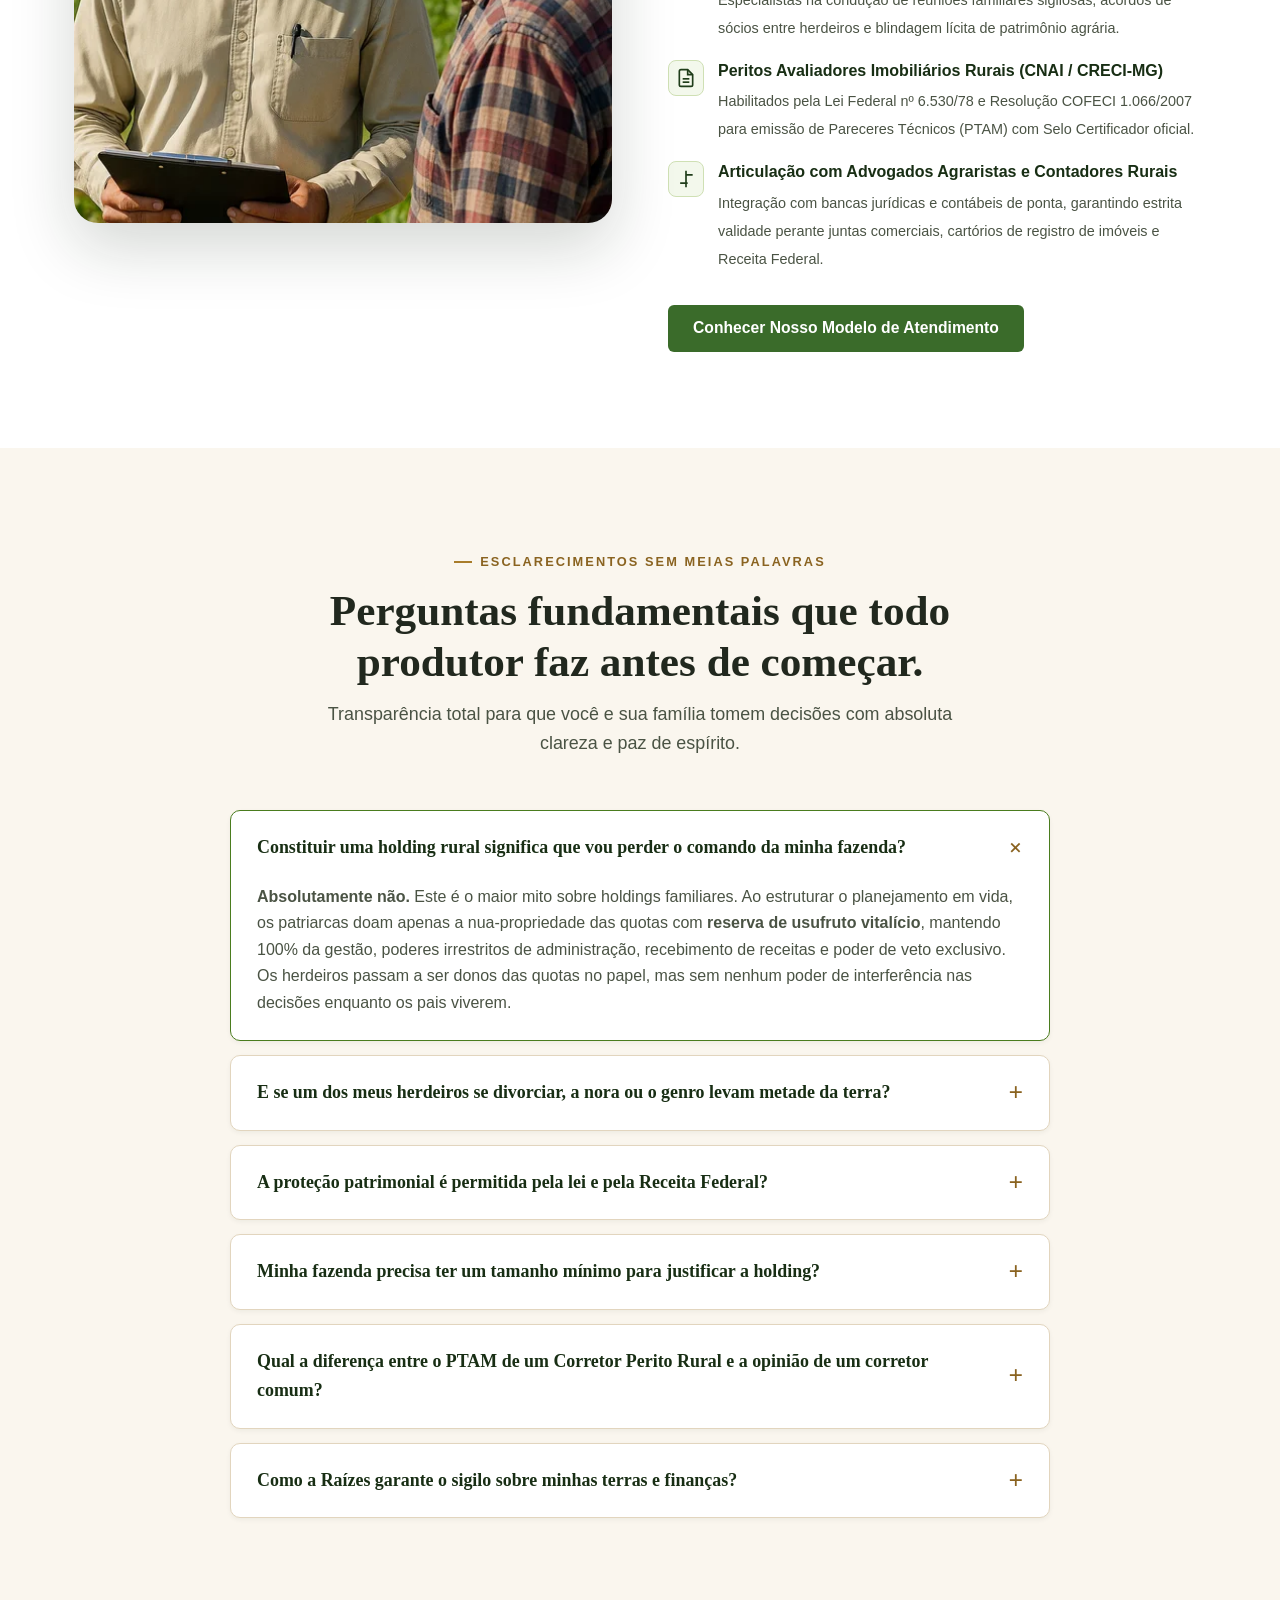
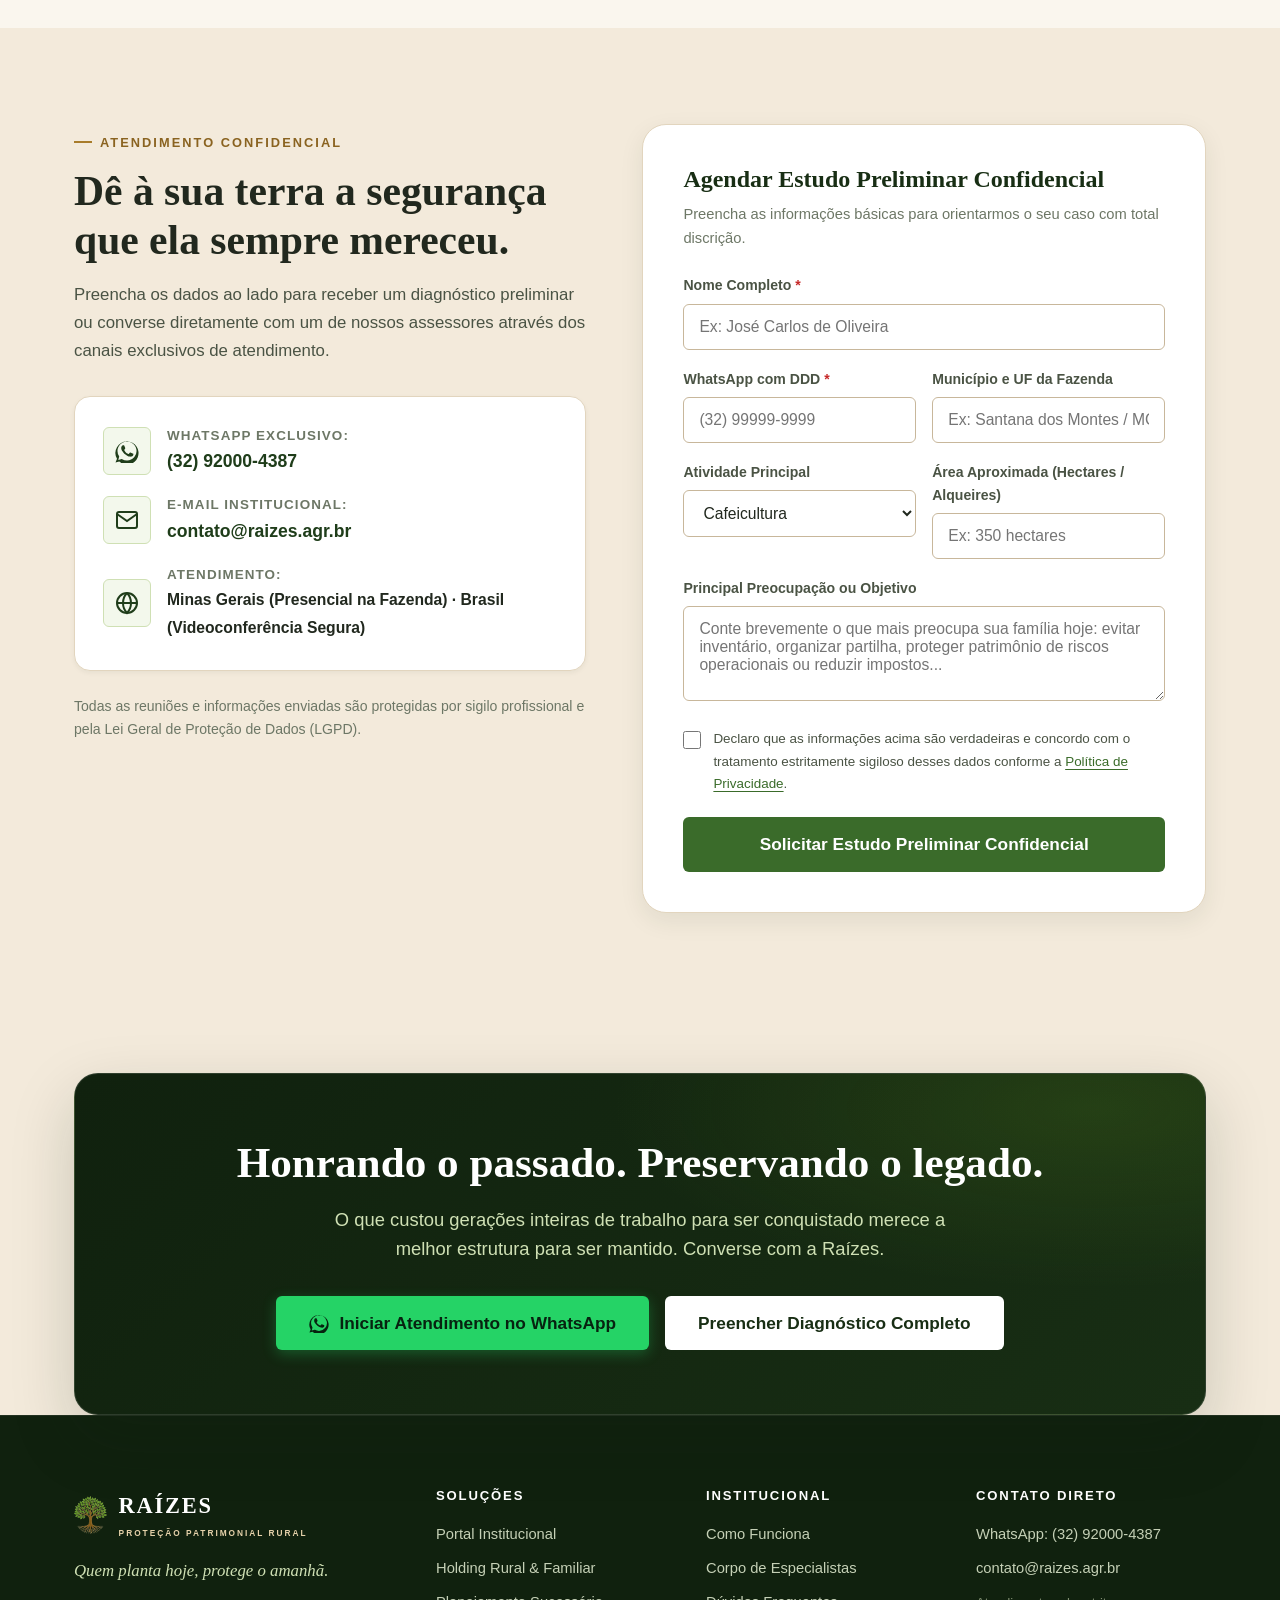
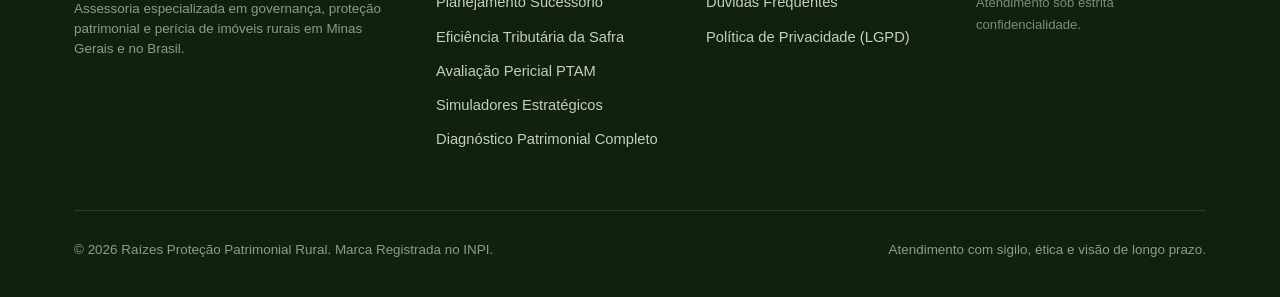
<file: holding-rural.html>
<!DOCTYPE html>
<html lang="pt-BR">
<head>
  <meta charset="UTF-8">
  <meta name="viewport" content="width=device-width, initial-scale=1.0">
  <meta name="theme-color" content="#182E14">
  <meta name="robots" content="index, follow, max-image-preview:large, max-snippet:-1, max-video-preview:-1">
  <meta name="author" content="Raízes Proteção Patrimonial Rural">
  <meta name="geo.region" content="BR-MG">
  <meta name="geo.placename" content="Minas Gerais, Brasil">
  <meta property="og:locale" content="pt_BR">

  <title>Holding Rural e Planejamento Sucessório Familiar | Raízes</title>
  <meta name="description" content="Assessoria em holding rural, governança familiar e planejamento sucessório no agro. Proteja suas fazendas e reduza custos de inventário com sigilo absoluto.">
  <link rel="canonical" href="https://raizes.agr.br/holding-rural.html">

  <!-- Preload da Imagem Crítica Hero (LCP Optimization) -->
  <link rel="preload" as="image" href="assets/fotos/hero-fazenda-mg.webp" type="image/webp">

  <!-- Open Graph / Meta Compartilhamento -->
  <meta property="og:site_name" content="Raízes Proteção Patrimonial Rural">
  <meta property="og:type" content="website">
  <meta property="og:title" content="Holding Rural e Planejamento Sucessório Familiar | Raízes">
  <meta property="og:description" content="Proteja a sua terra, a união da sua família e o legado que você levou a vida inteira para construir. Holding rural e planejamento sucessório em vida com sigilo absoluto.">
  <meta property="og:url" content="https://raizes.agr.br/holding-rural.html">
  <meta property="og:image" content="https://raizes.agr.br/assets/fotos/hero-fazenda-mg.webp">
  <meta property="og:image:secure_url" content="https://raizes.agr.br/assets/fotos/hero-fazenda-mg.webp">
  <meta property="og:image:type" content="image/webp">
  <meta property="og:image:width" content="1200">
  <meta property="og:image:height" content="630">
  <meta property="og:image:alt" content="Sede histórica de fazenda em Minas Gerais — Raízes Proteção Patrimonial Rural">

  <!-- Twitter Cards -->
  <meta name="twitter:card" content="summary_large_image">
  <meta name="twitter:title" content="Raízes — Proteção Patrimonial Rural | Governança e Sucessão no Agro">
  <meta name="twitter:description" content="Proteja sua terra, a união familiar e o patrimônio que construiu. Holding rural, sucessão em vida e perícia imobiliária em MG.">
  <meta name="twitter:image" content="https://raizes.agr.br/assets/fotos/hero-fazenda-mg.webp">

  <!-- Favicons -->
  <link rel="icon" type="image/svg+xml" href="assets/simbolo.svg">
  <link rel="icon" type="image/png" sizes="32x32" href="assets/favicon-32.png">
  <link rel="apple-touch-icon" href="assets/favicon-180.png">

  <!-- CSS Oficial -->
  <link rel="stylesheet" href="css/raizes.css">

  <!-- Schema.org Structured Data Avançado (@graph com FAQPage e Services) -->
  <script type="application/ld+json">
  {
    "@context": "https://schema.org",
    "@graph": [
      {
        "@type": "ProfessionalService",
        "@id": "https://raizes.agr.br/#organization",
        "name": "Raízes Proteção Patrimonial Rural",
        "url": "https://raizes.agr.br/",
        "logo": "https://raizes.agr.br/assets/logo.png",
        "image": "https://raizes.agr.br/assets/fotos/hero-fazenda-mg.webp",
        "description": "Assessoria especializada em governança familiar, holding rural, planejamento sucessório em vida, eficiência tributária e avaliação pericial de imóveis rurais em Minas Gerais e no Brasil.",
        "telephone": "+55-32-92000-4387",
        "email": "contato@raizes.agr.br",
        "priceRange": "$$$$",
        "address": {
          "@type": "PostalAddress",
          "addressRegion": "MG",
          "addressCountry": "BR"
        },
        "areaServed": [
          { "@type": "AdministrativeArea", "name": "Minas Gerais" },
          { "@type": "Country", "name": "Brasil" }
        ],
        "knowsAbout": [
          "Holding Rural",
          "Planejamento Sucessório no Agronegócio",
          "Proteção Patrimonial Lícita",
          "Governança Familiar Rural",
          "Eficiência Tributária Agrícola",
          "Avaliação de Imóveis Rurais",
          "Parecer Técnico de Avaliação Mercadológica (PTAM)",
          "ABNT NBR 14653-3"
        ],
        "hasOfferCatalog": {
          "@type": "OfferCatalog",
          "name": "Soluções de Proteção Patrimonial Rural",
          "itemListElement": [
            {
              "@type": "Offer",
              "itemOffered": {
                "@type": "Service",
                "name": "Holding Familiar e Rural",
                "description": "Estrutura societária fechada para proteção de terras e centralização da governança do agronegócio."
              }
            },
            {
              "@type": "Offer",
              "itemOffered": {
                "@type": "Service",
                "name": "Planejamento Sucessório em Vida",
                "description": "Transmissão planejada de quotas com reserva de usufruto vitalício e cláusulas protetivas de incomunicabilidade e impenhorabilidade."
              }
            },
            {
              "@type": "Offer",
              "itemOffered": {
                "@type": "Service",
                "name": "Eficiência Tributária no Campo",
                "description": "Planejamento tributário lícito da atividade rural, contratos agrários e adequação de Livro Caixa Digital do Produtor Rural."
              }
            },
            {
              "@type": "Offer",
              "itemOffered": {
                "@type": "Service",
                "name": "Avaliação Pericial de Imóveis Rurais (PTAM)",
                "description": "Parecer Técnico de Avaliação Mercadológica emitido por Corretor Perito credenciado CNAI e CRECI-MG, com Selo Certificador COFECI."
              }
            }
          ]
        }
      },
      {
        "@type": "FAQPage",
        "@id": "https://raizes.agr.br/#faq",
        "mainEntity": [
          {
            "@type": "Question",
            "name": "Constituir uma holding rural significa que vou perder o comando da minha fazenda?",
            "acceptedAnswer": {
              "@type": "Answer",
              "text": "Absolutamente não. Ao estruturar o planejamento em vida, os patriarcas doam apenas a nua-propriedade das quotas com reserva de usufruto vitalício, mantendo 100% da gestão, poderes irrestritos de administração, recebimento de receitas e poder de veto exclusivo. Os herdeiros tornam-se donos das quotas, mas sem poder de interferência nas decisões enquanto os pais viverem."
            }
          },
          {
            "@type": "Question",
            "name": "E se um dos meus herdeiros se divorciar, a nora ou o genro levam metade da fazenda?",
            "acceptedAnswer": {
              "@type": "Answer",
              "text": "Não. A estruturação sucessória contempla cláusulas protetivas expressas de incomunicabilidade e impenhorabilidade. Isso significa que, independentemente do regime de bens do casamento dos herdeiros, a terra familiar e as quotas societárias não se comunicam aos cônjuges em caso de separação, divórcio ou execuções individuais, permanecendo 100% na família."
            }
          },
          {
            "@type": "Question",
            "name": "A proteção patrimonial é permitida pela lei e pela Receita Federal?",
            "acceptedAnswer": {
              "@type": "Answer",
              "text": "Sim, com total segurança jurídica. O planejamento sucessório e patrimonial preventivo é um direito resguardado pelos artigos 997 e 1.055 do Código Civil e pela legislação tributária (elisão fiscal lícita). Não vendemos 'blindagens mágicas', mas sim organização societária preventiva de segregação de riscos entre patrimônio e atividade rural, aceita pelos tribunais e pelo Fisco."
            }
          },
          {
            "@type": "Question",
            "name": "Minha fazenda precisa ter um tamanho mínimo para justificar a holding?",
            "acceptedAnswer": {
              "@type": "Answer",
              "text": "Não há limite mínimo de área. Qualquer família rural que possua patrimônio formado (terras de café, áreas de pasto, benfeitorias, rebanhos ou imóveis urbanos) se beneficia da estrutura. O critério é o desejo de impedir que 20% a 30% do patrimônio seja consumido em impostos de inventário ou que disputas familiares paralisem a fazenda."
            }
          },
          {
            "@type": "Question",
            "name": "Qual a diferença entre o PTAM de um Corretor Perito Rural e a opinião de um corretor comum?",
            "acceptedAnswer": {
              "@type": "Answer",
              "text": "O corretor comum emite apenas uma opinião informal de mercado sem valor pericial. O nosso Corretor Perito Avaliador Imobiliário Rural possui registro no CNAI e CRECI-MG, emitindo o PTAM com Selo Certificador do COFECI e fundamentação na ABNT NBR 14653-3, documento exigido por instituições financeiras (Banco do Brasil, Sicoob, Sicredi) para crédito rural e aceito perante juizados em inventários."
            }
          },
          {
            "@type": "Question",
            "name": "Como a Raízes garante o sigilo sobre minhas terras e finanças?",
            "acceptedAnswer": {
              "@type": "Answer",
              "text": "O sigilo patrimonial é um princípio inegociável da Raízes. Antes mesmo de receber qualquer matrícula ou documento contábil, firmamos um Acordo de Confidencialidade (NDA) formal. Nenhuma informação sobre a área, faturamento ou patrimônio da sua família sai de nosso ambiente seguro, com respeito integral à LGPD."
            }
          }
        ]
      }
    ]
  }
  </script>
</head>
<body>
  <a class="skip-link" href="#conteudo">Pular para o conteúdo principal</a>

  <!-- ==================== HEADER NOBRE ==================== -->
  <header class="site-header">
    <div class="container nav">
      <a class="brand" href="index.html" aria-label="Raízes Proteção Patrimonial Rural">
        <picture>
          <source srcset="assets/simbolo-real-sm.webp" type="image/webp">
          <img src="assets/simbolo-real-sm.png" alt="Símbolo Árvore Raízes" width="103" height="120">
        </picture>
        <span>RAÍZES<small>PROTEÇÃO PATRIMONIAL RURAL</small></span>
      </a>

      <nav aria-label="Navegação Principal">
        <ul class="nav-links" id="menu-links">
          <li><a href="index.html">Início</a></li>
          <li><a href="#solucoes">Soluções</a></li>
          <li><a href="#riscos">O Que Está em Jogo</a></li>
          <li><a href="simulador.html">Simuladores</a></li>
          <li><a href="avaliacao-fazendas/">Avaliação PTAM</a></li>
          <li><a href="diagnostico.html" style="color: var(--verde-800); font-weight: 700;">Diagnóstico Completo</a></li>
          <li><a href="#metodologia">Como Funciona</a></li>
          <li><a href="#autoridade">Especialistas</a></li>
          <li><a href="#faq">Dúvidas</a></li>
          <li><a href="#contato">Contato</a></li>
        </ul>
      </nav>

      <div class="nav-cta">
        <a class="btn btn-wa" href="https://wa.me/5532920004387?text=Ol%C3%A1!%20Gostaria%20de%20uma%20conversa%20confidencial%20sobre%20a%20prote%C3%A7%C3%A3o%20patrimonial%20e%20sucess%C3%A3o%20da%20minha%20fam%C3%ADlia." target="_blank" rel="noopener">
          <svg width="18" height="18" viewBox="0 0 24 24" fill="currentColor" aria-hidden="true"><path d="M17.5 14.4c-.3-.2-1.7-.8-2-.9-.3-.1-.5-.2-.7.2-.2.3-.7.9-.9 1.1-.2.2-.3.2-.6.1-.3-.2-1.2-.5-2.4-1.5-.9-.8-1.5-1.8-1.6-2.1-.2-.3 0-.5.1-.6.1-.1.3-.4.5-.6.1-.2.2-.3.3-.5.1-.2 0-.4 0-.6 0-.2-.7-1.6-.9-2.2-.2-.6-.5-.5-.7-.5h-.6c-.2 0-.5.1-.8.4-.3.3-1 1-1 2.5s1.1 2.9 1.2 3.1c.2.2 2.1 3.3 5.2 4.6.7.3 1.3.5 1.7.6.7.2 1.4.2 1.9.1.6-.1 1.7-.7 2-1.4.2-.7.2-1.2.2-1.4-.1-.1-.3-.2-.6-.3M12 21.5a9.5 9.5 0 0 1-4.8-1.3l-.4-.2-3.5.9.9-3.4-.2-.4A9.5 9.5 0 1 1 12 21.5M12 2.5A11.5 11.5 0 0 0 2 19.8L.5 23.5l3.8-1A11.5 11.5 0 1 0 12 2.5"/></svg>
          Agendar Conversa em Sigilo
        </a>
        <button class="menu-toggle" aria-label="Abrir Menu de Navegação" aria-expanded="false" aria-controls="menu-links">
          <span></span><span></span><span></span>
        </button>
      </div>
    </div>
  </header>

  <main id="conteudo" tabindex="-1">

    <!-- ==================== HERO SECTION CINEMATOGRÁFICA ==================== -->
    <section class="hero">
      <div class="container">
        <div class="hero-grid">
          <div>
            <div class="eyebrow eyebrow-light">Governança Familiar e Sucessão no Agro</div>
            <h1>Proteja a sua terra, a união da sua família e o legado que você levou a vida para construir.</h1>
            <p class="lead">
              A holding rural e o planejamento sucessório em vida garantem que suas fazendas não sejam desmembradas em inventários judiciais ou litígios familiares — mantendo o patriarca no comando vitalício e reduzindo expressivamente os custos tributários do inventário.
            </p>

            <div class="cta-row">
              <a class="btn btn-terra btn-lg" href="diagnostico.html" style="box-shadow: 0 4px 16px rgba(168,124,42,0.45);">
                Iniciar Diagnóstico Gratuito (3 min) →
              </a>
              <a class="btn btn-wa btn-lg" href="https://wa.me/5532920004387?text=Ol%C3%A1!%20Gostaria%20de%20uma%20orienta%C3%A7%C3%A3o%20preliminar%20e%20confidencial%20sobre%20holding%20rural%20e%20sucess%C3%A3o%20familiar." target="_blank" rel="noopener">
                <svg width="20" height="20" viewBox="0 0 24 24" fill="currentColor" aria-hidden="true"><path d="M17.5 14.4c-.3-.2-1.7-.8-2-.9-.3-.1-.5-.2-.7.2-.2.3-.7.9-.9 1.1-.2.2-.3.2-.6.1-.3-.2-1.2-.5-2.4-1.5-.9-.8-1.5-1.8-1.6-2.1-.2-.3 0-.5.1-.6.1-.1.3-.4.5-.6.1-.2.2-.3.3-.5.1-.2 0-.4 0-.6 0-.2-.7-1.6-.9-2.2-.2-.6-.5-.5-.7-.5h-.6c-.2 0-.5.1-.8.4-.3.3-1 1-1 2.5s1.1 2.9 1.2 3.1c.2.2 2.1 3.3 5.2 4.6.7.3 1.3.5 1.7.6.7.2 1.4.2 1.9.1.6-.1 1.7-.7 2-1.4.2-.7.2-1.2.2-1.4-.1-.1-.3-.2-.6-.3M12 21.5a9.5 9.5 0 0 1-4.8-1.3l-.4-.2-3.5.9.9-3.4-.2-.4A9.5 9.5 0 1 1 12 21.5M12 2.5A11.5 11.5 0 0 0 2 19.8L.5 23.5l3.8-1A11.5 11.5 0 1 0 12 2.5"/></svg>
                Conversar em Sigilo no WhatsApp
              </a>
            </div>

            <div class="hero-trust-list">
              <div class="hero-trust-item">
                <svg width="18" height="18" viewBox="0 0 24 24" fill="none" stroke-width="2.5"><polyline points="20 6 9 17 4 12"/></svg>
                <span>Patriarca mantém 100% da gestão e usufruto</span>
              </div>
              <div class="hero-trust-item">
                <svg width="18" height="18" viewBox="0 0 24 24" fill="none" stroke-width="2.5"><polyline points="20 6 9 17 4 12"/></svg>
                <span>Proteção contra o ITCMD progressivo (até 8%)</span>
              </div>
              <div class="hero-trust-item">
                <svg width="18" height="18" viewBox="0 0 24 24" fill="none" stroke-width="2.5"><polyline points="20 6 9 17 4 12"/></svg>
                <span>Sigilo patrimonial absoluto e respeito à LGPD</span>
              </div>
              <div class="hero-trust-item">
                <svg width="18" height="18" viewBox="0 0 24 24" fill="none" stroke-width="2.5"><polyline points="20 6 9 17 4 12"/></svg>
                <span>Soluções coordenadas com advogados especialistas</span>
              </div>
            </div>
          </div>

          <!-- Card de Foto Real da Sede de Fazenda -->
          <div class="hero-photo-wrapper">
            <div class="hero-photo-card">
              <picture>
                <source srcset="assets/fotos/hero-fazenda-mg.webp" type="image/webp">
                <img src="assets/fotos/hero-fazenda-mg.webp" alt="Sede histórica de fazenda de café e terras produtivas em Minas Gerais" width="800" height="480" fetchpriority="high">
              </picture>
              <div class="hero-photo-badge">
                <div class="badge-icon" aria-hidden="true">
                  <svg width="22" height="22" viewBox="0 0 24 24" fill="none" stroke="#fff" stroke-width="2.5"><path d="M12 22s8-4 8-10V5l-8-3-8 3v7c0 6 8 10 8 10z"/></svg>
                </div>
                <div>
                  <strong>Preservação da Fazenda e do Legado</strong>
                  <span>Garantindo que a terra permaneça unida, produtiva e protegida através dos tempos.</span>
                </div>
              </div>
            </div>
          </div>

        </div>
      </div>
    </section>

    <!-- ==================== TENSÃO: O QUE ESTÁ EM JOGO ==================== -->
    <section class="dark" id="riscos">
      <div class="container">
        <div class="section-head">
          <div class="eyebrow">Diagnóstico de Vulnerabilidade</div>
          <h2>No agronegócio, os maiores riscos para a sua terra não vêm do clima.</h2>
          <p>
            Anos de trabalho de sol a sol para formar cafezais, rebanhos e lavouras podem ser fragilizados em poucos meses pela falta de uma estrutura preventiva de proteção patrimonial e sucessão.
          </p>
        </div>

        <div class="risks-layout">
          <!-- Foto da Família de Produtores Rurais -->
          <div class="family-photo-card">
            <picture>
              <source srcset="assets/fotos/familia-produtores-sucessao.webp" type="image/webp">
              <img src="assets/fotos/familia-produtores-sucessao.webp" alt="Família tradicional do agronegócio mineiro reunida na fazenda" width="800" height="520" loading="lazy" decoding="async">
            </picture>
            <div class="family-photo-caption">
              <strong>Famílias Tradicionais do Agro</strong>
              <span>A maior riqueza de uma propriedade rural é a união da família que dá continuidade à sua história.</span>
            </div>
          </div>

          <div class="risk-grid">
            <div class="risk-item">
              <h3><span class="x">!</span> O Sangramento de até 30% no Inventário Tradicional</h3>
              <p>O inventário exige pagamento do imposto estadual (ITCMD) e custas em prazos exíguos. Com a Reforma Tributária tornando as alíquotas compulsoriamente progressivas até 8%, famílias sem liquidez imediata são forçadas a leiloar ou vender as melhores glebas de café ou gado a atravessadores, sofrendo deságios de até 40%.</p>
            </div>

            <div class="risk-item">
              <h3><span class="x">!</span> A Fazenda Fatiada e a Paralisia da Safra</h3>
              <p>Sem um protocolo familiar e um acordo societário constituído em vida pelos pais, a partilha no fórum frequentemente racha irmãos. Um herdeiro quer vender a qualquer preço, outro quer continuar plantando, e a fazenda é dividida em retalhos inviáveis enquanto as decisões da safra travam na Justiça.</p>
            </div>

            <div class="risk-item">
              <h3><span class="x">!</span> A Terra Penhorada por Riscos da Atividade Agrícola</h3>
              <p>Manter a posse das terras no CPF do produtor significa que qualquer contingência operacional — um acidente com maquinário, autuação ambiental, cobrança trabalhista de safristas ou execução bancária — atinge diretamente a matrícula do solo familiar.</p>
            </div>

            <div class="risk-item">
              <h3><span class="x">!</span> A Mordida Tributária na Transmissão e na Venda</h3>
              <p>Explorar a terra e comercializar a safra na Pessoa Física sem planejamento societário gera incidência de alíquotas que chegam a 27,5% de IRPF, além de enorme tributação sobre ganho de capital na eventual comercialização de áreas rurais.</p>
            </div>
          </div>
        </div>
      </div>
    </section>

    <!-- ==================== AS 4 SOLUÇÕES ESTRATÉGICAS ==================== -->
    <section id="solucoes">
      <div class="container">
        <div class="section-head">
          <div class="eyebrow">Soluções Estruturadas</div>
          <h2>Como estruturamos a proteção patrimonial e sucessória da sua família.</h2>
          <p>
            Quatro frentes estratégicas coordenadas para preservar o patrimônio, proteger a terra contra contingências da atividade rural e garantir uma transição geracional sem disputas.
          </p>
        </div>

        <div class="solucoes-grid">

          <!-- SOLUÇÃO 1: HOLDING RURAL -->
          <article class="solucao-card">
            <div class="solucao-thumb">
              <picture>
                <source srcset="assets/fotos/fazenda-historica-sede.webp" type="image/webp">
                <img src="assets/fotos/fazenda-historica-sede.webp" alt="Sede histórica colonial mineira representando a holding rural" width="400" height="190" loading="lazy" decoding="async">
              </picture>
              <div class="solucao-tag">O Escudo da Terra</div>
            </div>
            <div class="solucao-body">
              <h3>Holding Familiar & Rural</h3>
              <p>Estrutura societária que separa a propriedade física dos imóveis da atividade de risco operacional. A fazenda é integralizada em uma empresa patrimonial fechada, protegida de penhoras externas e com governança clara.</p>
              <ul class="solucao-beneficios">
                <li><svg width="16" height="16" viewBox="0 0 24 24" fill="none" stroke-width="2.5"><polyline points="20 6 9 17 4 12"/></svg> Acordo de quotistas com regras inquebráveis</li>
                <li><svg width="16" height="16" viewBox="0 0 24 24" fill="none" stroke-width="2.5"><polyline points="20 6 9 17 4 12"/></svg> Blindagem lícita do patrimônio imóvel</li>
                <li><svg width="16" height="16" viewBox="0 0 24 24" fill="none" stroke-width="2.5"><polyline points="20 6 9 17 4 12"/></svg> Gestão centralizada e profissionalizada</li>
              </ul>
              <a class="solucao-link" href="#contato">Entender a Holding Rural →</a>
            </div>
          </article>

          <!-- SOLUÇÃO 2: PLANEJAMENTO SUCESSÓRIO -->
          <article class="solucao-card">
            <div class="solucao-thumb">
              <picture>
                <source srcset="assets/fotos/governanca-parceria-familiar.webp" type="image/webp">
                <img src="assets/fotos/governanca-parceria-familiar.webp" alt="Produtores e sucessores dialogando na fazenda" width="400" height="190" loading="lazy" decoding="async">
              </picture>
              <div class="solucao-tag">Harmonia em Vida</div>
            </div>
            <div class="solucao-body">
              <h3>Planejamento Sucessório em Vida</h3>
              <p>Transmissão planejada das quotas da fazenda aos herdeiros com doação sob reserva de usufruto. O patriarca mantém a administração, o rendimento e o poder de veto vitalício, eliminando 100% da necessidade de inventário judicial futuro.</p>
              <ul class="solucao-beneficios">
                <li><svg width="16" height="16" viewBox="0 0 24 24" fill="none" stroke-width="2.5"><polyline points="20 6 9 17 4 12"/></svg> Cláusulas de inalienabilidade e impenhorabilidade</li>
                <li><svg width="16" height="16" viewBox="0 0 24 24" fill="none" stroke-width="2.5"><polyline points="20 6 9 17 4 12"/></svg> Cláusula de incomunicabilidade (proteção contra divórcios)</li>
                <li><svg width="16" height="16" viewBox="0 0 24 24" fill="none" stroke-width="2.5"><polyline points="20 6 9 17 4 12"/></svg> Preserva a fazenda íntegra e sem litígios</li>
              </ul>
              <a class="solucao-link" href="#simulador">Simular Custos de Sucessão →</a>
            </div>
          </article>

          <!-- SOLUÇÃO 3: EFICIÊNCIA TRIBUTÁRIA NO AGRO -->
          <article class="solucao-card">
            <div class="solucao-thumb">
              <picture>
                <source srcset="assets/fotos/cafezal-lavoura-mg.webp" type="image/webp">
                <img src="assets/fotos/cafezal-lavoura-mg.webp" alt="Lavoura de café em produção com alta produtividade" width="400" height="190" loading="lazy" decoding="async">
              </picture>
              <div class="solucao-tag">Inteligência Fiscal</div>
            </div>
            <div class="solucao-body">
              <h3>Eficiência Tributária no Campo</h3>
              <p>Equilíbrio lícito entre Pessoa Física e Jurídica na comercialização da safra, arrendamentos e parcerias rurais, reduzindo a carga de impostos federais e estaduais dentro do rigor da legislação tributária.</p>
              <ul class="solucao-beneficios">
                <li><svg width="16" height="16" viewBox="0 0 24 24" fill="none" stroke-width="2.5"><polyline points="20 6 9 17 4 12"/></svg> Otimização de IRPF sobre receitas agrícolas</li>
                <li><svg width="16" height="16" viewBox="0 0 24 24" fill="none" stroke-width="2.5"><polyline points="20 6 9 17 4 12"/></svg> Adequação de Livro Caixa Digital do Produtor (LCDPR)</li>
                <li><svg width="16" height="16" viewBox="0 0 24 24" fill="none" stroke-width="2.5"><polyline points="20 6 9 17 4 12"/></svg> Minimização de ganho de capital em operações rurais</li>
              </ul>
              <a class="solucao-link" href="#contato">Consultar Eficiência Fiscal →</a>
            </div>
          </article>

          <!-- SOLUÇÃO 4: AVALIAÇÃO PERICIAL DE IMÓVEIS RURAIS -->
          <article class="solucao-card">
            <div class="solucao-thumb">
              <picture>
                <source srcset="assets/fotos/produtor-perito-vistoria.webp" type="image/webp">
                <img src="assets/fotos/produtor-perito-vistoria.webp" alt="Vistoria técnica presencial com produtor no campo" width="400" height="190" loading="lazy" decoding="async">
              </picture>
              <div class="solucao-tag">Perícia Oficial</div>
            </div>
            <div class="solucao-body">
              <h3>Avaliação Pericial Rural (PTAM)</h3>
              <p>Pareceres Técnicos de Avaliação Mercadológica emitidos por Corretor Perito credenciado no CNAI e CRECI-MG, com vistoria in loco de solos, benfeitorias, cafezais e outorgas, em estrita aderência à ABNT NBR 14653-3.</p>
              <ul class="solucao-beneficios">
                <li><svg width="16" height="16" viewBox="0 0 24 24" fill="none" stroke-width="2.5"><polyline points="20 6 9 17 4 12"/></svg> Selo Certificador oficial do COFECI</li>
                <li><svg width="16" height="16" viewBox="0 0 24 24" fill="none" stroke-width="2.5"><polyline points="20 6 9 17 4 12"/></svg> Plena aceitação em bancos, crédito rural e garantias</li>
                <li><svg width="16" height="16" viewBox="0 0 24 24" fill="none" stroke-width="2.5"><polyline points="20 6 9 17 4 12"/></svg> Base pericial incontestável para partilhas de herança</li>
              </ul>
              <a class="solucao-link" href="avaliacao-fazendas/">Conhecer Avaliação Pericial de Fazendas →</a>
            </div>
          </article>

        </div>
      </div>
    </section>

    <!-- ==================== SIMULADOR INTERATIVO DE INVENTÁRIO RURAL ==================== -->
    <section class="simulador-section" id="simulador">
      <div class="container">
        <div class="section-head">
          <div class="eyebrow">Calculadora de Impacto Patrimonial</div>
          <h2>Descubra exatamente quanto custará não se planejar.</h2>
          <p>
            O inventário tradicional drena o caixa da fazenda com impostos e custas judiciais imediatas. Faça uma estimativa fundamentada na legislação do seu Estado e compare com a economia de uma estruturação em vida.
          </p>
        </div>

        <div class="simulador-box">
          <!-- Controles da Simulação -->
          <div class="simulador-intro">
            <h3>Parâmetros da Propriedade</h3>
            <p>
              Selecione o Estado onde estão localizadas as terras e ajuste o valor total aproximado do patrimônio (terras, cafezais, rebanhos, maquinários e sedes).
            </p>

            <div class="sim-form-group">
              <label for="sim-uf">Estado da Propriedade (UF para cálculo do ITCMD):</label>
              <select id="sim-uf" class="sim-select" aria-label="Selecione o Estado">
                <option value="MG" selected>Minas Gerais (MG) — Média 5% a 8%</option>
                <option value="SP">São Paulo (SP) — 4% (progressão em análise)</option>
                <option value="GO">Goiás (GO) — 4% a 8%</option>
                <option value="MT">Mato Grosso (MT) — 2% a 8%</option>
                <option value="MS">Mato Grosso do Sul (MS) — 3% a 8%</option>
                <option value="PR">Paraná (PR) — 4%</option>
                <option value="RS">Rio Grande do Sul (RS) — 4% a 6%</option>
                <option value="BA">Bahia (BA) — 3.5% a 8%</option>
                <option value="OUTRO">Outro Estado (Média Nacional 5%)</option>
              </select>
            </div>

            <div class="sim-form-group">
              <label for="sim-patrimonio">Valor Estimado do Patrimônio Rural:</label>
              <input type="range" id="sim-patrimonio" class="sim-range" min="3000000" max="60000000" step="1000000" value="12000000" aria-label="Valor estimado do patrimônio rural">
              <div class="range-display">
                <span>R$ 3 Milhões</span>
                <span class="range-val" id="display-patrimonio">R$ 12.000.000</span>
                <span>R$ 60 Milhões+</span>
              </div>
            </div>

            <p class="muted" style="font-size: .88rem; margin-top: 14px;">
              * Com a Emenda Constitucional da Reforma Tributária, o ITCMD passa a ser compulsoriamente progressivo em todo o Brasil (teto de até 8%), encarecendo significativamente heranças transmitidas via inventário.
            </p>
          </div>

          <!-- Resultado Dinâmico da Simulação -->
          <div class="sim-result-card" id="resultado-simulacao" aria-live="polite">
            <div class="sim-result-header">
              <small>Estimativa de Impacto Financeiro</small>
              <strong id="res-patrimonio">R$ 12.000.000</strong>
            </div>

            <div class="sim-metric-row">
              <span>Imposto ITCMD Estimado:</span>
              <strong id="res-itcmd">R$ 600.000</strong>
            </div>
            <div class="sim-metric-row">
              <span>Custas Cartorárias & Honorários (~10%):</span>
              <strong id="res-custas">R$ 1.200.000</strong>
            </div>
            <div class="sim-metric-row destaque">
              <span>Perda no Inventário Tradicional:</span>
              <strong id="res-perda-total">~ R$ 1.800.000</strong>
            </div>
            <div class="sim-metric-row" style="border-top: 1px dashed rgba(255,255,255,0.2); padding-top: 14px; margin-top: 6px;">
              <span style="color: #A9CC7A;">Economia com Holding & Sucessão:</span>
              <strong id="res-economia" style="color: #A9CC7A;">~ R$ 1.320.000</strong>
            </div>

            <p class="sim-notice">
              Valores ilustrativos de ordem de grandeza baseados na legislação em vigor. Custos reais variam por comarca, regime de bens e composição de ativos.
            </p>

            <a class="btn btn-wa" id="btn-enviar-sim" href="https://wa.me/5532920004387" target="_blank" rel="noopener" style="width: 100%; margin-bottom: 10px;">
              <svg width="18" height="18" viewBox="0 0 24 24" fill="currentColor" aria-hidden="true"><path d="M17.5 14.4c-.3-.2-1.7-.8-2-.9-.3-.1-.5-.2-.7.2-.2.3-.7.9-.9 1.1-.2.2-.3.2-.6.1-.3-.2-1.2-.5-2.4-1.5-.9-.8-1.5-1.8-1.6-2.1-.2-.3 0-.5.1-.6.1-.1.3-.4.5-.6.1-.2.2-.3.3-.5.1-.2 0-.4 0-.6 0-.2-.7-1.6-.9-2.2-.2-.6-.5-.5-.7-.5h-.6c-.2 0-.5.1-.8.4-.3.3-1 1-1 2.5s1.1 2.9 1.2 3.1c.2.2 2.1 3.3 5.2 4.6.7.3 1.3.5 1.7.6.7.2 1.4.2 1.9.1.6-.1 1.7-.7 2-1.4.2-.7.2-1.2.2-1.4-.1-.1-.3-.2-.6-.3M12 21.5a9.5 9.5 0 0 1-4.8-1.3l-.4-.2-3.5.9.9-3.4-.2-.4A9.5 9.5 0 1 1 12 21.5M12 2.5A11.5 11.5 0 0 0 2 19.8L.5 23.5l3.8-1A11.5 11.5 0 1 0 12 2.5"/></svg>
              Receber Simulação no Meu WhatsApp
            </a>
            <a class="btn btn-terra" href="diagnostico.html" style="width: 100%;">
              Fazer Diagnóstico Patrimonial Completo →
            </a>
          </div>
        </div>

        <!-- Card Ponte: Do Simulador Rápido ao Diagnóstico Completo -->
        <div class="simulador-bridge-card">
          <div>
            <h4>Deseja aprofundar e gerar o Dossiê Executivo da sua fazenda?</h4>
            <p>
              Preencha o Diagnóstico Patrimonial e Sucessório Completo (leva apenas ~3 a 4 minutos). Você mapeia herdeiros, terras e passivos rurais, salva tudo em sigilo no seu próprio aparelho e gera imediatamente o Dossiê Executivo para orientar a reunião familiar.
            </p>
          </div>
          <a class="btn-bridge" href="diagnostico.html">
            Iniciar Diagnóstico da Família →
          </a>
        </div>
      </div>
    </section>

    <!-- ==================== COMO FUNCIONA (O CICLO DAS RAÍZES) ==================== -->
    <section id="metodologia">
      <div class="container">
        <div class="section-head">
          <div class="eyebrow">Metodologia Estruturada</div>
          <h2>O Ciclo das Raízes: 4 etapas serenas para proteger seu legado.</h2>
          <p>
            Um processo discreto, seguro e transparente, conduzido com respeito absoluto ao tempo e à dinâmica de cada família do campo.
          </p>
        </div>

        <div class="ciclo-grid">
          <div class="ciclo-card">
            <div class="ciclo-num">1</div>
            <h3>Diagnóstico Sob Sigilo (NDA)</h3>
            <p>Assinamos um termo formal de confidencialidade antes de qualquer conversa. Mapeamos matrículas, áreas produtivas, regime matrimonial, passivos e objetivos familiares sem expor seus dados.</p>
            <a href="diagnostico.html" style="display: inline-block; margin-top: 12px; font-weight: 700; font-size: .9rem; color: var(--verde-800); text-decoration: underline;">Preencher Ficha de Diagnóstico →</a>
          </div>

          <div class="ciclo-card">
            <div class="ciclo-num">2</div>
            <h3>Arquitetura Sob Medida</h3>
            <p>Não usamos fórmulas de prateleira. Desenhamos a estrutura societária exata para suas terras (Holding Rural), minutas de acordo de quotistas, regras de usufruto e planejamento tributário personalizado.</p>
          </div>

          <div class="ciclo-card">
            <div class="ciclo-num">3</div>
            <h3>Coordenação Jurídica & Notarial</h3>
            <p>Articulamos diretamente com advogados agraristas e contadores rurais parceiros de alta qualificação para a confecção dos contratos, integralização dos bens e registros cartorários sem fricção.</p>
          </div>

          <div class="ciclo-card">
            <div class="ciclo-num">4</div>
            <h3>Governança e Continuidade Perpétua</h3>
            <p>Acompanhamos a família ao longo dos anos, mediando reuniões de alinhamento com os sucessores e adequando a estrutura societária a qualquer mudança futura na legislação tributária.</p>
          </div>
        </div>
      </div>
    </section>

    <!-- ==================== AUTORIDADE TÉCNICA E EQUIPE ==================== -->
    <section class="autoridade-section" id="autoridade">
      <div class="container">
        <div class="autoridade-grid">
          <div class="autoridade-img-wrap">
            <picture>
              <source srcset="assets/fotos/consultoria-reuniao-fazenda.webp" type="image/webp">
              <img src="assets/fotos/consultoria-reuniao-fazenda.webp" alt="Consultoria e alinhamento patrimonial presencial na fazenda" width="800" height="480" loading="lazy" decoding="async">
            </picture>
            <div class="autoridade-pill">
              <svg width="18" height="18" viewBox="0 0 24 24" fill="none" stroke="#A9CC7A" stroke-width="2.5"><path d="M12 22s8-4 8-10V5l-8-3-8 3v7c0 6 8 10 8 10z"/></svg>
              <span>Corpo Técnico Multidisciplinar</span>
            </div>
          </div>

          <div class="autoridade-text">
            <div class="eyebrow">Quem Cuida do Seu Legado</div>
            <h2>Assessoria estratégica com quem vive e compreende o agronegócio.</h2>
            <p>
              A Raízes nasceu da convicção de que o produtor rural não precisa de teorias de gabinete ou promessas mirabolantes, mas de especialistas que conhecem a rotina da colheita, o valor da terra e o compromisso sagrado da palavra de honra.
            </p>

            <div class="team-points">
              <div class="team-point">
                <div class="team-point-icon">
                  <svg width="20" height="20" viewBox="0 0 24 24" fill="none" stroke="var(--verde-800)" stroke-width="2"><path d="M17 21v-2a4 4 0 0 0-4-4H5a4 4 0 0 0-4 4v2"/><circle cx="9" cy="7" r="4"/><path d="M23 21v-2a4 4 0 0 0-3-3.87"/><path d="M16 3.13a4 4 0 0 1 0 7.75"/></svg>
                </div>
                <div>
                  <strong>Consultores em Governança & Estruturação Patrimonial</strong>
                  <span>Especialistas na condução de reuniões familiares sigilosas, acordos de sócios entre herdeiros e blindagem lícita de patrimônio agrária.</span>
                </div>
              </div>

              <div class="team-point">
                <div class="team-point-icon">
                  <svg width="20" height="20" viewBox="0 0 24 24" fill="none" stroke="var(--verde-800)" stroke-width="2"><path d="M14 2H6a2 2 0 0 0-2 2v16a2 2 0 0 0 2 2h12a2 2 0 0 0 2-2V8z"/><polyline points="14 2 14 8 20 8"/><line x1="16" y1="13" x2="8" y2="13"/><line x1="16" y1="17" x2="8" y2="17"/></svg>
                </div>
                <div>
                  <strong>Peritos Avaliadores Imobiliários Rurais (CNAI / CRECI-MG)</strong>
                  <span>Habilitados pela Lei Federal nº 6.530/78 e Resolução COFECI 1.066/2007 para emissão de Pareceres Técnicos (PTAM) com Selo Certificador oficial.</span>
                </div>
              </div>

              <div class="team-point">
                <div class="team-point-icon">
                  <svg width="20" height="20" viewBox="0 0 24 24" fill="none" stroke="var(--verde-800)" stroke-width="2"><path d="M20 7h-9M14 17H5M12 2v20"/></svg>
                </div>
                <div>
                  <strong>Articulação com Advogados Agraristas e Contadores Rurais</strong>
                  <span>Integração com bancas jurídicas e contábeis de ponta, garantindo estrita validade perante juntas comerciais, cartórios de registro de imóveis e Receita Federal.</span>
                </div>
              </div>
            </div>

            <a class="btn btn-primary" href="#contato">Conhecer Nosso Modelo de Atendimento</a>
          </div>
        </div>
      </div>
    </section>

    <!-- ==================== FAQ: DÚVIDAS FREQUENTES ==================== -->
    <section class="faq-section" id="faq">
      <div class="container">
        <div class="section-head" style="margin-left: auto; margin-right: auto; text-align: center;">
          <div class="eyebrow" style="justify-content: center;">Esclarecimentos Sem Meias Palavras</div>
          <h2>Perguntas fundamentais que todo produtor faz antes de começar.</h2>
          <p>Transparência total para que você e sua família tomem decisões com absoluta clareza e paz de espírito.</p>
        </div>

        <div class="faq-wrap">
          <div class="faq">
            <details open>
              <summary>Constituir uma holding rural significa que vou perder o comando da minha fazenda?</summary>
              <p>
                <strong>Absolutamente não.</strong> Este é o maior mito sobre holdings familiares. Ao estruturar o planejamento em vida, os patriarcas doam apenas a nua-propriedade das quotas com <strong>reserva de usufruto vitalício</strong>, mantendo 100% da gestão, poderes irrestritos de administração, recebimento de receitas e poder de veto exclusivo. Os herdeiros passam a ser donos das quotas no papel, mas sem nenhum poder de interferência nas decisões enquanto os pais viverem.
              </p>
            </details>

            <details>
              <summary>E se um dos meus herdeiros se divorciar, a nora ou o genro levam metade da terra?</summary>
              <p>
                <strong>Não.</strong> A estruturação sucessória contempla cláusulas protetivas expressas de <strong>incomunicabilidade</strong> e <strong>impenhorabilidade</strong>. Isso significa que, independentemente do regime de bens do casamento dos herdeiros, a terra familiar e as quotas societárias não se comunicam aos cônjuges em caso de separação, divórcio ou execuções individuais, permanecendo 100% dentro da linhagem de sangue da família.
              </p>
            </details>

            <details>
              <summary>A proteção patrimonial é permitida pela lei e pela Receita Federal?</summary>
              <p>
                <strong>Sim, com total segurança jurídica.</strong> O planejamento sucessório e patrimonial preventivo é um direito resguardado pelos artigos 997 e 1.055 do Código Civil e pela legislação tributária (elisão fiscal lícita). Não vendemos “blindagens mágicas” (que configurariam fraude à execução), mas sim a organização societária preventiva de segregação de riscos entre patrimônio e atividade rural, aceita pacificamente pelos tribunais e pelo Fisco.
              </p>
            </details>

            <details>
              <summary>Minha fazenda precisa ter um tamanho mínimo para justificar a holding?</summary>
              <p>
                Não há limite mínimo de área. Qualquer família rural que possua patrimônio formado (terras de café, áreas de pasto, benfeitorias, rebanhos ou imóveis urbanos) se beneficia da estrutura. O critério não é o número de hectares, mas o desejo de impedir que 20% a 30% do patrimônio seja consumido em impostos de inventário ou que disputas familiares paralisem a fazenda.
              </p>
            </details>

            <details>
              <summary>Qual a diferença entre o PTAM de um Corretor Perito Rural e a opinião de um corretor comum?</summary>
              <p>
                O corretor comum emite apenas uma opinião informal de mercado sem qualquer valor pericial. O nosso <strong>Corretor Perito Avaliador Imobiliário Rural</strong> possui registro no <strong>CNAI (Cadastro Nacional de Avaliadores Imobiliários)</strong> e <strong>CRECI-MG</strong>, emitindo o <strong>PTAM (Parecer Técnico de Avaliação Mercadológica)</strong> com <strong>Selo Certificador do COFECI</strong> e fundamentação na <strong>ABNT NBR 14653-3</strong>, documento exigido por instituições financeiras (Banco do Brasil, Sicoob, Sicredi) para crédito rural e aceito perante juizados em inventários.
              </p>
            </details>

            <details>
              <summary>Como a Raízes garante o sigilo sobre minhas terras e finanças?</summary>
              <p>
                O sigilo patrimonial é um princípio inegociável da Raízes. Antes mesmo de receber qualquer matrícula ou documento contábil, firmamos um <strong>Acordo de Confidencialidade (NDA)</strong> formal. Nenhuma informação sobre a área, faturamento ou patrimônio da sua família sai de nosso ambiente seguro, com respeito integral à LGPD.
              </p>
            </details>
          </div>
        </div>
      </div>
    </section>

    <!-- ==================== FORMULÁRIO DE CONTATO & AGENDAMENTO ==================== -->
    <section id="contato">
      <div class="container">
        <div class="contato-grid">

          <!-- Coluna 1: Informações e Atendimento Direto -->
          <div class="contato-info">
            <div class="eyebrow">Atendimento Confidencial</div>
            <h2>Dê à sua terra a segurança que ela sempre mereceu.</h2>
            <p>
              Preencha os dados ao lado para receber um diagnóstico preliminar ou converse diretamente com um de nossos assessores através dos canais exclusivos de atendimento.
            </p>

            <div class="contato-direct-card">
              <div class="contato-direct-item">
                <div class="contato-direct-icon" aria-hidden="true">
                  <svg width="24" height="24" viewBox="0 0 24 24" fill="var(--verde-800)"><path d="M17.5 14.4c-.3-.2-1.7-.8-2-.9-.3-.1-.5-.2-.7.2-.2.3-.7.9-.9 1.1-.2.2-.3.2-.6.1-.3-.2-1.2-.5-2.4-1.5-.9-.8-1.5-1.8-1.6-2.1-.2-.3 0-.5.1-.6.1-.1.3-.4.5-.6.1-.2.2-.3.3-.5.1-.2 0-.4 0-.6 0-.2-.7-1.6-.9-2.2-.2-.6-.5-.5-.7-.5h-.6c-.2 0-.5.1-.8.4-.3.3-1 1-1 2.5s1.1 2.9 1.2 3.1c.2.2 2.1 3.3 5.2 4.6.7.3 1.3.5 1.7.6.7.2 1.4.2 1.9.1.6-.1 1.7-.7 2-1.4.2-.7.2-1.2.2-1.4-.1-.1-.3-.2-.6-.3M12 21.5a9.5 9.5 0 0 1-4.8-1.3l-.4-.2-3.5.9.9-3.4-.2-.4A9.5 9.5 0 1 1 12 21.5M12 2.5A11.5 11.5 0 0 0 2 19.8L.5 23.5l3.8-1A11.5 11.5 0 1 0 12 2.5"/></svg>
                </div>
                <div>
                  <strong>WhatsApp Exclusivo:</strong>
                  <a href="https://wa.me/5532920004387" target="_blank" rel="noopener">(32) 92000-4387</a>
                </div>
              </div>

              <div class="contato-direct-item">
                <div class="contato-direct-icon" aria-hidden="true">
                  <svg width="24" height="24" viewBox="0 0 24 24" fill="none" stroke="var(--verde-800)" stroke-width="2"><path d="M4 4h16c1.1 0 2 .9 2 2v12c0 1.1-.9 2-2 2H4c-1.1 0-2-.9-2-2V6c0-1.1.9-2 2-2z"/><polyline points="22,6 12,13 2,6"/></svg>
                </div>
                <div>
                  <strong>E-mail Institucional:</strong>
                  <a href="mailto:contato@raizes.agr.br">contato@raizes.agr.br</a>
                </div>
              </div>

              <div class="contato-direct-item">
                <div class="contato-direct-icon" aria-hidden="true">
                  <svg width="24" height="24" viewBox="0 0 24 24" fill="none" stroke="var(--verde-800)" stroke-width="2"><circle cx="12" cy="12" r="10"/><path d="M12 2a14.5 14.5 0 0 0 0 20 14.5 14.5 0 0 0 0-20"/><path d="M2 12h20"/></svg>
                </div>
                <div>
                  <strong>Atendimento:</strong>
                  <span style="font-size: .98rem; color: var(--tinta); font-weight: 600;">Minas Gerais (Presencial na Fazenda) · Brasil (Videoconferência Segura)</span>
                </div>
              </div>
            </div>

            <p style="font-size: .88rem; color: var(--tinta-3);">
              Todas as reuniões e informações enviadas são protegidas por sigilo profissional e pela Lei Geral de Proteção de Dados (LGPD).
            </p>
          </div>

          <!-- Coluna 2: Formulário de Agendamento -->
          <div class="form-card">
            <h3>Agendar Estudo Preliminar Confidencial</h3>
            <p class="form-desc">Preencha as informações básicas para orientarmos o seu caso com total discrição.</p>

            <form id="form-agendamento" novalidate>
              <div id="form-feedback" class="form-feedback" role="alert"></div>

              <div class="field">
                <label for="form-nome">Nome Completo <span class="req">*</span></label>
                <input type="text" id="form-nome" name="nome" placeholder="Ex: José Carlos de Oliveira" required>
              </div>

              <div class="field-grid">
                <div class="field">
                  <label for="form-telefone">WhatsApp com DDD <span class="req">*</span></label>
                  <input type="tel" id="form-telefone" name="telefone" placeholder="(32) 99999-9999" required>
                </div>
                <div class="field">
                  <label for="form-cidade">Município e UF da Fazenda</label>
                  <input type="text" id="form-cidade" name="cidade" placeholder="Ex: Santana dos Montes / MG">
                </div>
              </div>

              <div class="field-grid">
                <div class="field">
                  <label for="form-cultura">Atividade Principal</label>
                  <select id="form-cultura" name="cultura">
                    <option value="Cafeicultura">Cafeicultura</option>
                    <option value="Pecuária (Corte / Leite)">Pecuária (Corte / Leite)</option>
                    <option value="Grãos (Soja / Milho)">Grãos (Soja / Milho)</option>
                    <option value="Atividade Mista / Outras">Atividade Mista / Outras</option>
                    <option value="Apenas Imóveis Rurais">Apenas Imóveis Rurais</option>
                  </select>
                </div>
                <div class="field">
                  <label for="form-area">Área Aproximada (Hectares / Alqueires)</label>
                  <input type="text" id="form-area" name="area" placeholder="Ex: 350 hectares">
                </div>
              </div>

              <div class="field">
                <label for="form-mensagem">Principal Preocupação ou Objetivo</label>
                <textarea id="form-mensagem" name="mensagem" placeholder="Conte brevemente o que mais preocupa sua família hoje: evitar inventário, organizar partilha, proteger patrimônio de riscos operacionais ou reduzir impostos..."></textarea>
              </div>

              <div class="consent-box">
                <input type="checkbox" id="form-consent" name="consent" required>
                <label for="form-consent">
                  Declaro que as informações acima são verdadeiras e concordo com o tratamento estritamente sigiloso desses dados conforme a <a href="privacidade.html" target="_blank">Política de Privacidade</a>.
                </label>
              </div>

              <button type="submit" class="btn btn-primary btn-lg" style="width: 100%;">
                Solicitar Estudo Preliminar Confidencial
              </button>
            </form>
          </div>

        </div>
      </div>
    </section>

    <!-- ==================== BANNER FINAL DE FECHAMENTO ==================== -->
    <section class="tight no-bottom">
      <div class="container">
        <div class="cta-band">
          <h2>Honrando o passado. Preservando o legado.</h2>
          <p>
            O que custou gerações inteiras de trabalho para ser conquistado merece a melhor estrutura para ser mantido. Converse com a Raízes.
          </p>
          <div class="cta-row">
            <a class="btn btn-wa btn-lg" href="https://wa.me/5532920004387?text=Ol%C3%A1!%20Gostaria%20de%20iniciar%20a%20conversa%20sobre%20a%20prote%C3%A7%C3%A3o%20patrimonial%20da%20minha%20fam%C3%ADlia." target="_blank" rel="noopener">
              <svg width="20" height="20" viewBox="0 0 24 24" fill="currentColor" aria-hidden="true"><path d="M17.5 14.4c-.3-.2-1.7-.8-2-.9-.3-.1-.5-.2-.7.2-.2.3-.7.9-.9 1.1-.2.2-.3.2-.6.1-.3-.2-1.2-.5-2.4-1.5-.9-.8-1.5-1.8-1.6-2.1-.2-.3 0-.5.1-.6.1-.1.3-.4.5-.6.1-.2.2-.3.3-.5.1-.2 0-.4 0-.6 0-.2-.7-1.6-.9-2.2-.2-.6-.5-.5-.7-.5h-.6c-.2 0-.5.1-.8.4-.3.3-1 1-1 2.5s1.1 2.9 1.2 3.1c.2.2 2.1 3.3 5.2 4.6.7.3 1.3.5 1.7.6.7.2 1.4.2 1.9.1.6-.1 1.7-.7 2-1.4.2-.7.2-1.2.2-1.4-.1-.1-.3-.2-.6-.3M12 21.5a9.5 9.5 0 0 1-4.8-1.3l-.4-.2-3.5.9.9-3.4-.2-.4A9.5 9.5 0 1 1 12 21.5M12 2.5A11.5 11.5 0 0 0 2 19.8L.5 23.5l3.8-1A11.5 11.5 0 1 0 12 2.5"/></svg>
              Iniciar Atendimento no WhatsApp
            </a>
            <a class="btn btn-light btn-lg" href="diagnostico.html">
              Preencher Diagnóstico Completo
            </a>
          </div>
        </div>
      </div>
    </section>

  </main>

  <!-- ==================== RODAPÉ INSTITUCIONAL ==================== -->
  <footer class="site-footer">
    <div class="container">
      <div class="cols">
        <div>
          <div class="brand">
            <picture>
              <source srcset="assets/simbolo-real-sm.webp" type="image/webp">
              <img src="assets/simbolo-real-sm.png" alt="Símbolo Raízes" width="103" height="120" style="height: 38px; width: auto;">
            </picture>
            <span>RAÍZES<small style="color: var(--terra-200);">PROTEÇÃO PATRIMONIAL RURAL</small></span>
          </div>
          <p class="tagline">Quem planta hoje, protege o amanhã.</p>
          <p style="margin-top: 14px; font-size: .84rem; line-height: 1.5; color: #8E9E7F;">
            Assessoria especializada em governança, proteção patrimonial e perícia de imóveis rurais em Minas Gerais e no Brasil.
          </p>
        </div>

        <div>
          <h3>Soluções</h3>
          <a href="index.html">Portal Institucional</a>
          <a href="#solucoes">Holding Rural & Familiar</a>
          <a href="#solucoes">Planejamento Sucessório</a>
          <a href="simulador.html#tributario">Eficiência Tributária da Safra</a>
          <a href="avaliacao-fazendas/">Avaliação Pericial PTAM</a>
          <a href="simulador.html">Simuladores Estratégicos</a>
          <a href="diagnostico.html">Diagnóstico Patrimonial Completo</a>
        </div>

        <div>
          <h3>Institucional</h3>
          <a href="#metodologia">Como Funciona</a>
          <a href="#autoridade">Corpo de Especialistas</a>
          <a href="#faq">Dúvidas Frequentes</a>
          <a href="privacidade.html">Política de Privacidade (LGPD)</a>
        </div>

        <div>
          <h3>Contato Direto</h3>
          <a href="https://wa.me/5532920004387" target="_blank" rel="noopener">WhatsApp: (32) 92000-4387</a>
          <a href="mailto:contato@raizes.agr.br">contato@raizes.agr.br</a>
          <span style="display: block; margin-top: 12px; font-size: .82rem; color: #7F8E71;">Atendimento sob estrita confidencialidade.</span>
        </div>
      </div>

      <div class="legal">
        <span>© <span id="ano">2026</span> Raízes Proteção Patrimonial Rural. Marca Registrada no INPI.</span>
        <span>Atendimento com sigilo, ética e visão de longo prazo.</span>
      </div>
    </div>
  </footer>

  <!-- ==================== BOTÃO FLUTUANTE DE WHATSAPP ==================== -->
  <a class="wa-float" href="https://wa.me/5532920004387?text=Ol%C3%A1!%20Gostaria%20de%20conversar%20sobre%20a%20prote%C3%A7%C3%A3o%20patrimonial%20e%20sucess%C3%A3o%20da%20minha%20fam%C3%ADlia." target="_blank" rel="noopener" aria-label="Falar no WhatsApp com Especialista da Raízes">
    <svg viewBox="0 0 24 24" aria-hidden="true"><path d="M17.5 14.4c-.3-.2-1.7-.8-2-.9-.3-.1-.5-.2-.7.2-.2.3-.7.9-.9 1.1-.2.2-.3.2-.6.1-.3-.2-1.2-.5-2.4-1.5-.9-.8-1.5-1.8-1.6-2.1-.2-.3 0-.5.1-.6.1-.1.3-.4.5-.6.1-.2.2-.3.3-.5.1-.2 0-.4 0-.6 0-.2-.7-1.6-.9-2.2-.2-.6-.5-.5-.7-.5h-.6c-.2 0-.5.1-.8.4-.3.3-1 1-1 2.5s1.1 2.9 1.2 3.1c.2.2 2.1 3.3 5.2 4.6.7.3 1.3.5 1.7.6.7.2 1.4.2 1.9.1.6-.1 1.7-.7 2-1.4.2-.7.2-1.2.2-1.4-.1-.1-.3-.2-.6-.3M12 21.5a9.5 9.5 0 0 1-4.8-1.3l-.4-.2-3.5.9.9-3.4-.2-.4A9.5 9.5 0 1 1 12 21.5M12 2.5A11.5 11.5 0 0 0 2 19.8L.5 23.5l3.8-1A11.5 11.5 0 1 0 12 2.5"/></svg>
  </a>

  <!-- ==================== BARRA FIXA MOBILE PARA CONVERSÃO ==================== -->
  <div class="mobile-sticky-bar">
    <a class="btn btn-wa" href="https://wa.me/5532920004387?text=Ol%C3%A1!%20Gostaria%20de%20uma%20orienta%C3%A7%C3%A3o%20sobre%20prote%C3%A7%C3%A3o%20patrimonial%20rural." target="_blank" rel="noopener">
      Falar no WhatsApp
    </a>
    <a class="btn btn-light" href="diagnostico.html">
      Fazer Diagnóstico
    </a>
  </div>

  <script src="js/site.js"></script>
</body>
</html>
</file>
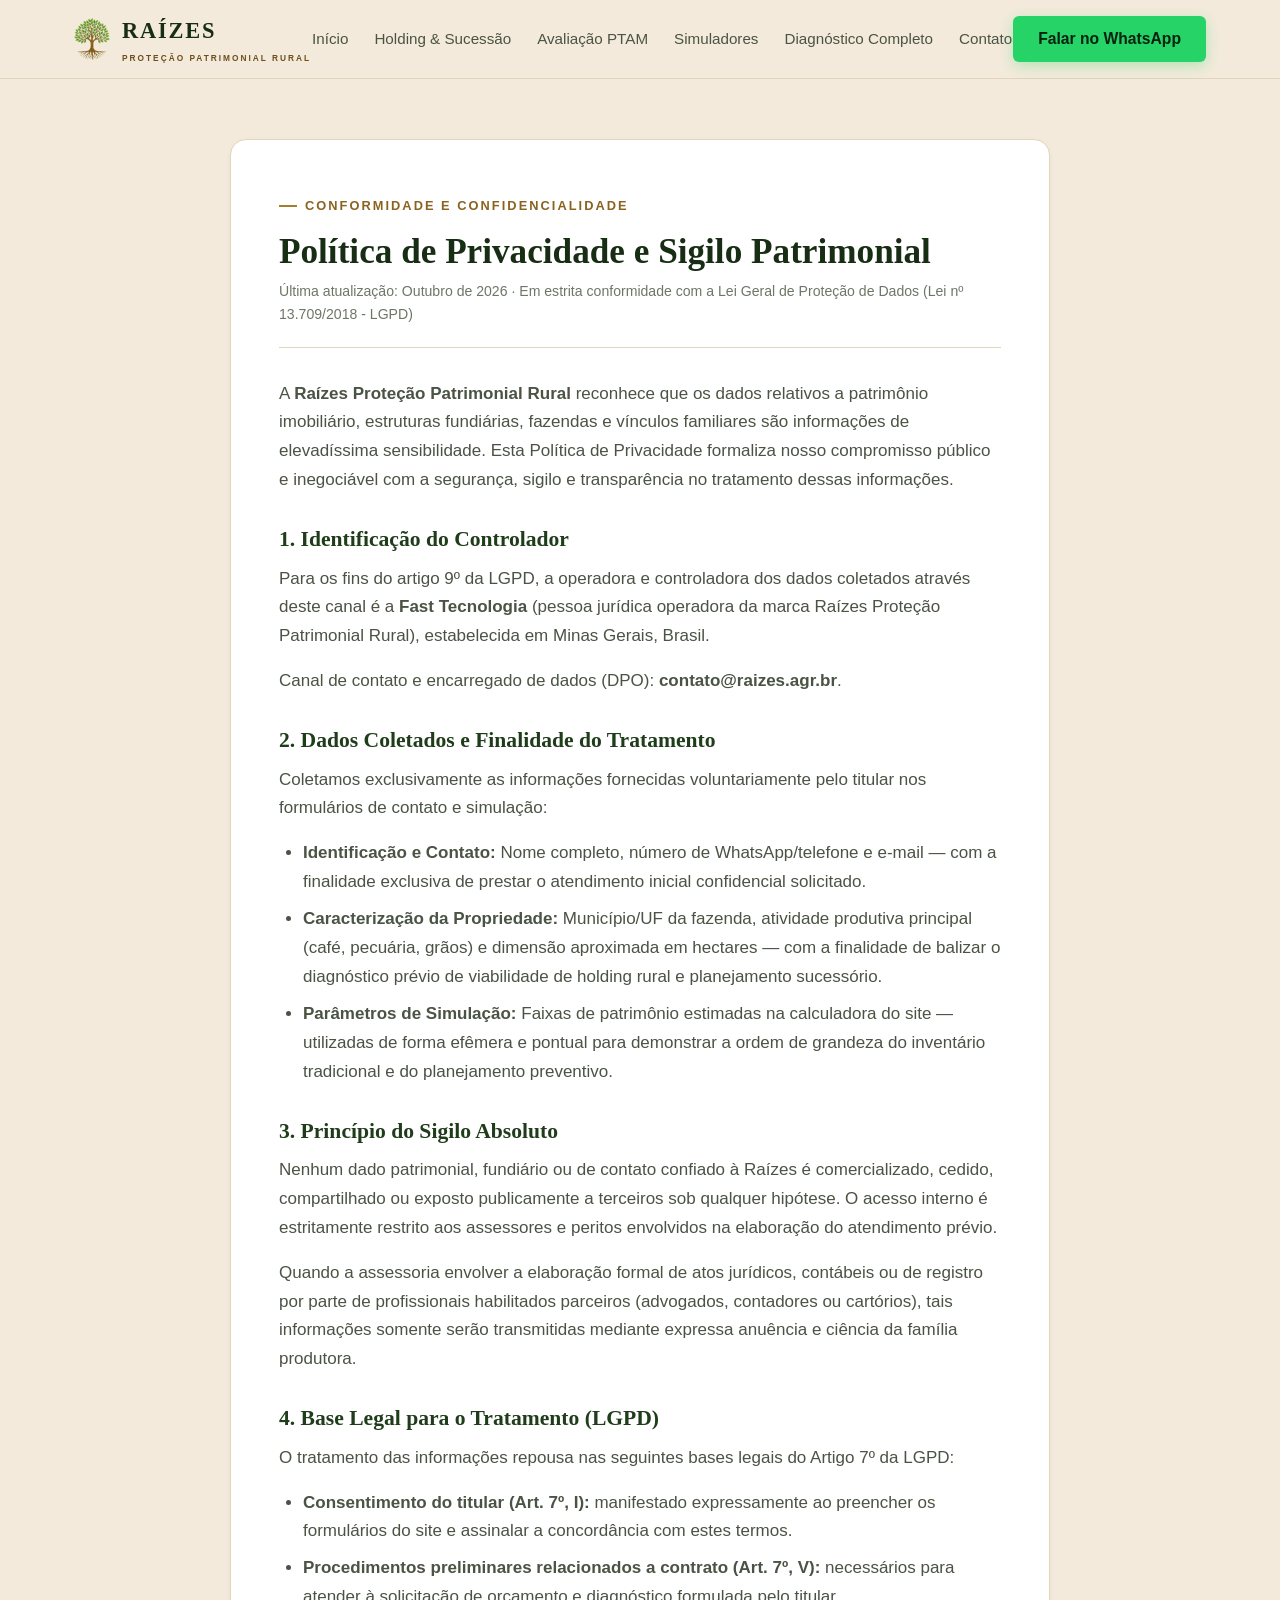
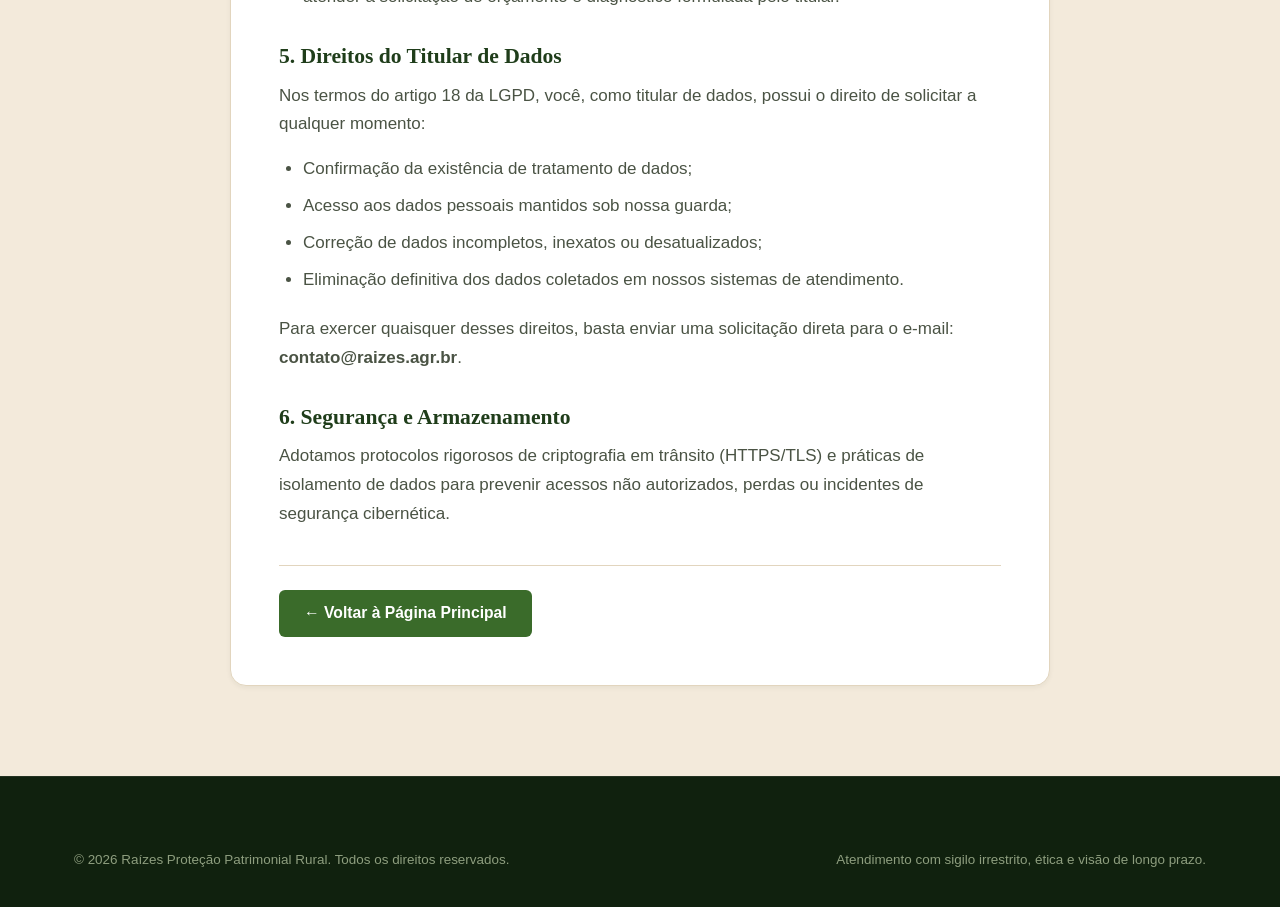
<file: privacidade.html>
<!DOCTYPE html>
<html lang="pt-BR">
<head>
  <meta charset="UTF-8">
  <meta name="viewport" content="width=device-width, initial-scale=1.0">
  <meta name="theme-color" content="#182E14">
  <meta name="robots" content="index, follow">
  <meta name="author" content="Raízes Proteção Patrimonial Rural">
  <meta name="geo.region" content="BR-MG">
  <meta name="geo.placename" content="Minas Gerais, Brasil">
  <meta property="og:locale" content="pt_BR">
  <title>Política de Privacidade e Sigilo Patrimonial | Raízes Proteção Patrimonial Rural</title>
  <meta name="description" content="Política de Privacidade, tratamento de dados pessoais e compromisso de confidencialidade da Raízes Proteção Patrimonial Rural (LGPD - Lei 13.709/2018).">
  <link rel="canonical" href="https://raizes.agr.br/privacidade.html">

  <!-- Open Graph -->
  <meta property="og:site_name" content="Raízes Proteção Patrimonial Rural">
  <meta property="og:type" content="article">
  <meta property="og:title" content="Política de Privacidade e Sigilo Patrimonial — Raízes">
  <meta property="og:description" content="Compromisso de confidencialidade e tratamento ético de dados cadastrais e patrimoniais da Raízes Proteção Patrimonial Rural sob a LGPD.">
  <meta property="og:url" content="https://raizes.agr.br/privacidade.html">
  <meta property="og:image" content="https://raizes.agr.br/assets/fotos/hero-fazenda-mg.webp">

  <!-- Favicons -->
  <link rel="icon" type="image/svg+xml" href="assets/simbolo.svg">
  <link rel="icon" type="image/png" sizes="32x32" href="assets/favicon-32.png">
  <link rel="apple-touch-icon" href="assets/favicon-180.png">
  <link rel="stylesheet" href="css/raizes.css">

  <!-- Schema.org Structured Data -->
  <script type="application/ld+json">
  {
    "@context": "https://schema.org",
    "@type": "WebPage",
    "@id": "https://raizes.agr.br/privacidade.html",
    "url": "https://raizes.agr.br/privacidade.html",
    "name": "Política de Privacidade e Sigilo Patrimonial | Raízes",
    "description": "Política de Privacidade e compromisso de sigilo patrimonial da Raízes Proteção Patrimonial Rural sob a LGPD.",
    "breadcrumb": {
      "@type": "BreadcrumbList",
      "itemListElement": [
        {
          "@type": "ListItem",
          "position": 1,
          "name": "Início",
          "item": "https://raizes.agr.br/"
        },
        {
          "@type": "ListItem",
          "position": 2,
          "name": "Política de Privacidade",
          "item": "https://raizes.agr.br/privacidade.html"
        }
      ]
    }
  }
  </script>
  <style>
    .prose-container {
      max-width: 820px;
      margin: 0 auto;
      background: #fff;
      border: 1px solid var(--borda);
      border-radius: var(--radius-lg);
      padding: 48px;
      box-shadow: var(--shadow-sm);
    }
    .prose-container h1 {
      font-size: 2.2rem;
      color: var(--verde-900);
      margin-bottom: 8px;
    }
    .prose-container .meta-date {
      color: var(--tinta-3);
      font-size: .88rem;
      margin-bottom: 32px;
      padding-bottom: 20px;
      border-bottom: 1px solid var(--borda);
    }
    .prose-container h2 {
      font-size: 1.35rem;
      color: var(--verde-800);
      margin: 32px 0 12px;
    }
    .prose-container p {
      color: var(--tinta-2);
      line-height: 1.7;
      margin-bottom: 16px;
    }
    .prose-container ul {
      margin: 0 0 20px 24px;
      color: var(--tinta-2);
      line-height: 1.7;
    }
    .prose-container li {
      margin-bottom: 8px;
    }
    @media(max-width: 600px) {
      .prose-container { padding: 28px 20px; }
      .prose-container h1 { font-size: 1.8rem; }
    }
  </style>
</head>
<body>
  <a class="skip-link" href="#conteudo">Pular para o conteúdo</a>

  <!-- HEADER -->
  <header class="site-header">
    <div class="container nav">
      <a class="brand" href="index.html">
        <img src="assets/simbolo-real-sm.png" alt="Símbolo Raízes" width="103" height="120">
        <span>RAÍZES<small>PROTEÇÃO PATRIMONIAL RURAL</small></span>
      </a>
      <ul class="nav-links">
        <li><a href="index.html">Início</a></li>
        <li><a href="holding-rural.html">Holding & Sucessão</a></li>
        <li><a href="avaliacao-fazendas/">Avaliação PTAM</a></li>
        <li><a href="simulador.html">Simuladores</a></li>
        <li><a href="diagnostico.html">Diagnóstico Completo</a></li>
        <li><a href="index.html#contato">Contato</a></li>
      </ul>
      <div class="nav-cta">
        <a class="btn btn-wa" href="https://wa.me/5532920004387" target="_blank" rel="noopener">Falar no WhatsApp</a>
      </div>
    </div>
  </header>

  <main id="conteudo" tabindex="-1">
    <section style="padding: 60px 0 90px;">
      <div class="container">
        <div class="prose-container">
          <div class="eyebrow">Conformidade e Confidencialidade</div>
          <h1>Política de Privacidade e Sigilo Patrimonial</h1>
          <div class="meta-date">Última atualização: Outubro de 2026 · Em estrita conformidade com a Lei Geral de Proteção de Dados (Lei nº 13.709/2018 - LGPD)</div>

          <p>A <strong>Raízes Proteção Patrimonial Rural</strong> reconhece que os dados relativos a patrimônio imobiliário, estruturas fundiárias, fazendas e vínculos familiares são informações de elevadíssima sensibilidade. Esta Política de Privacidade formaliza nosso compromisso público e inegociável com a segurança, sigilo e transparência no tratamento dessas informações.</p>

          <h2>1. Identificação do Controlador</h2>
          <p>Para os fins do artigo 9º da LGPD, a operadora e controladora dos dados coletados através deste canal é a <strong>Fast Tecnologia</strong> (pessoa jurídica operadora da marca Raízes Proteção Patrimonial Rural), estabelecida em Minas Gerais, Brasil.</p>
          <p>Canal de contato e encarregado de dados (DPO): <strong>contato@raizes.agr.br</strong>.</p>

          <h2>2. Dados Coletados e Finalidade do Tratamento</h2>
          <p>Coletamos exclusivamente as informações fornecidas voluntariamente pelo titular nos formulários de contato e simulação:</p>
          <ul>
            <li><strong>Identificação e Contato:</strong> Nome completo, número de WhatsApp/telefone e e-mail — com a finalidade exclusiva de prestar o atendimento inicial confidencial solicitado.</li>
            <li><strong>Caracterização da Propriedade:</strong> Município/UF da fazenda, atividade produtiva principal (café, pecuária, grãos) e dimensão aproximada em hectares — com a finalidade de balizar o diagnóstico prévio de viabilidade de holding rural e planejamento sucessório.</li>
            <li><strong>Parâmetros de Simulação:</strong> Faixas de patrimônio estimadas na calculadora do site — utilizadas de forma efêmera e pontual para demonstrar a ordem de grandeza do inventário tradicional e do planejamento preventivo.</li>
          </ul>

          <h2>3. Princípio do Sigilo Absoluto</h2>
          <p>Nenhum dado patrimonial, fundiário ou de contato confiado à Raízes é comercializado, cedido, compartilhado ou exposto publicamente a terceiros sob qualquer hipótese. O acesso interno é estritamente restrito aos assessores e peritos envolvidos na elaboração do atendimento prévio.</p>
          <p>Quando a assessoria envolver a elaboração formal de atos jurídicos, contábeis ou de registro por parte de profissionais habilitados parceiros (advogados, contadores ou cartórios), tais informações somente serão transmitidas mediante expressa anuência e ciência da família produtora.</p>

          <h2>4. Base Legal para o Tratamento (LGPD)</h2>
          <p>O tratamento das informações repousa nas seguintes bases legais do Artigo 7º da LGPD:</p>
          <ul>
            <li><strong>Consentimento do titular (Art. 7º, I):</strong> manifestado expressamente ao preencher os formulários do site e assinalar a concordância com estes termos.</li>
            <li><strong>Procedimentos preliminares relacionados a contrato (Art. 7º, V):</strong> necessários para atender à solicitação de orçamento e diagnóstico formulada pelo titular.</li>
          </ul>

          <h2>5. Direitos do Titular de Dados</h2>
          <p>Nos termos do artigo 18 da LGPD, você, como titular de dados, possui o direito de solicitar a qualquer momento:</p>
          <ul>
            <li>Confirmação da existência de tratamento de dados;</li>
            <li>Acesso aos dados pessoais mantidos sob nossa guarda;</li>
            <li>Correção de dados incompletos, inexatos ou desatualizados;</li>
            <li>Eliminação definitiva dos dados coletados em nossos sistemas de atendimento.</li>
          </ul>
          <p>Para exercer quaisquer desses direitos, basta enviar uma solicitação direta para o e-mail: <strong>contato@raizes.agr.br</strong>.</p>

          <h2>6. Segurança e Armazenamento</h2>
          <p>Adotamos protocolos rigorosos de criptografia em trânsito (HTTPS/TLS) e práticas de isolamento de dados para prevenir acessos não autorizados, perdas ou incidentes de segurança cibernética.</p>

          <div style="margin-top: 36px; border-top: 1px solid var(--borda); padding-top: 24px;">
            <a class="btn btn-primary" href="index.html">← Voltar à Página Principal</a>
          </div>
        </div>
      </div>
    </section>
  </main>

  <!-- FOOTER -->
  <footer class="site-footer">
    <div class="container">
      <div class="legal" style="border-top: none; padding-top: 0;">
        <span>© <span id="ano">2026</span> Raízes Proteção Patrimonial Rural. Todos os direitos reservados.</span>
        <span>Atendimento com sigilo irrestrito, ética e visão de longo prazo.</span>
      </div>
    </div>
  </footer>

  <script src="js/site.js"></script>
</body>
</html>
</file>
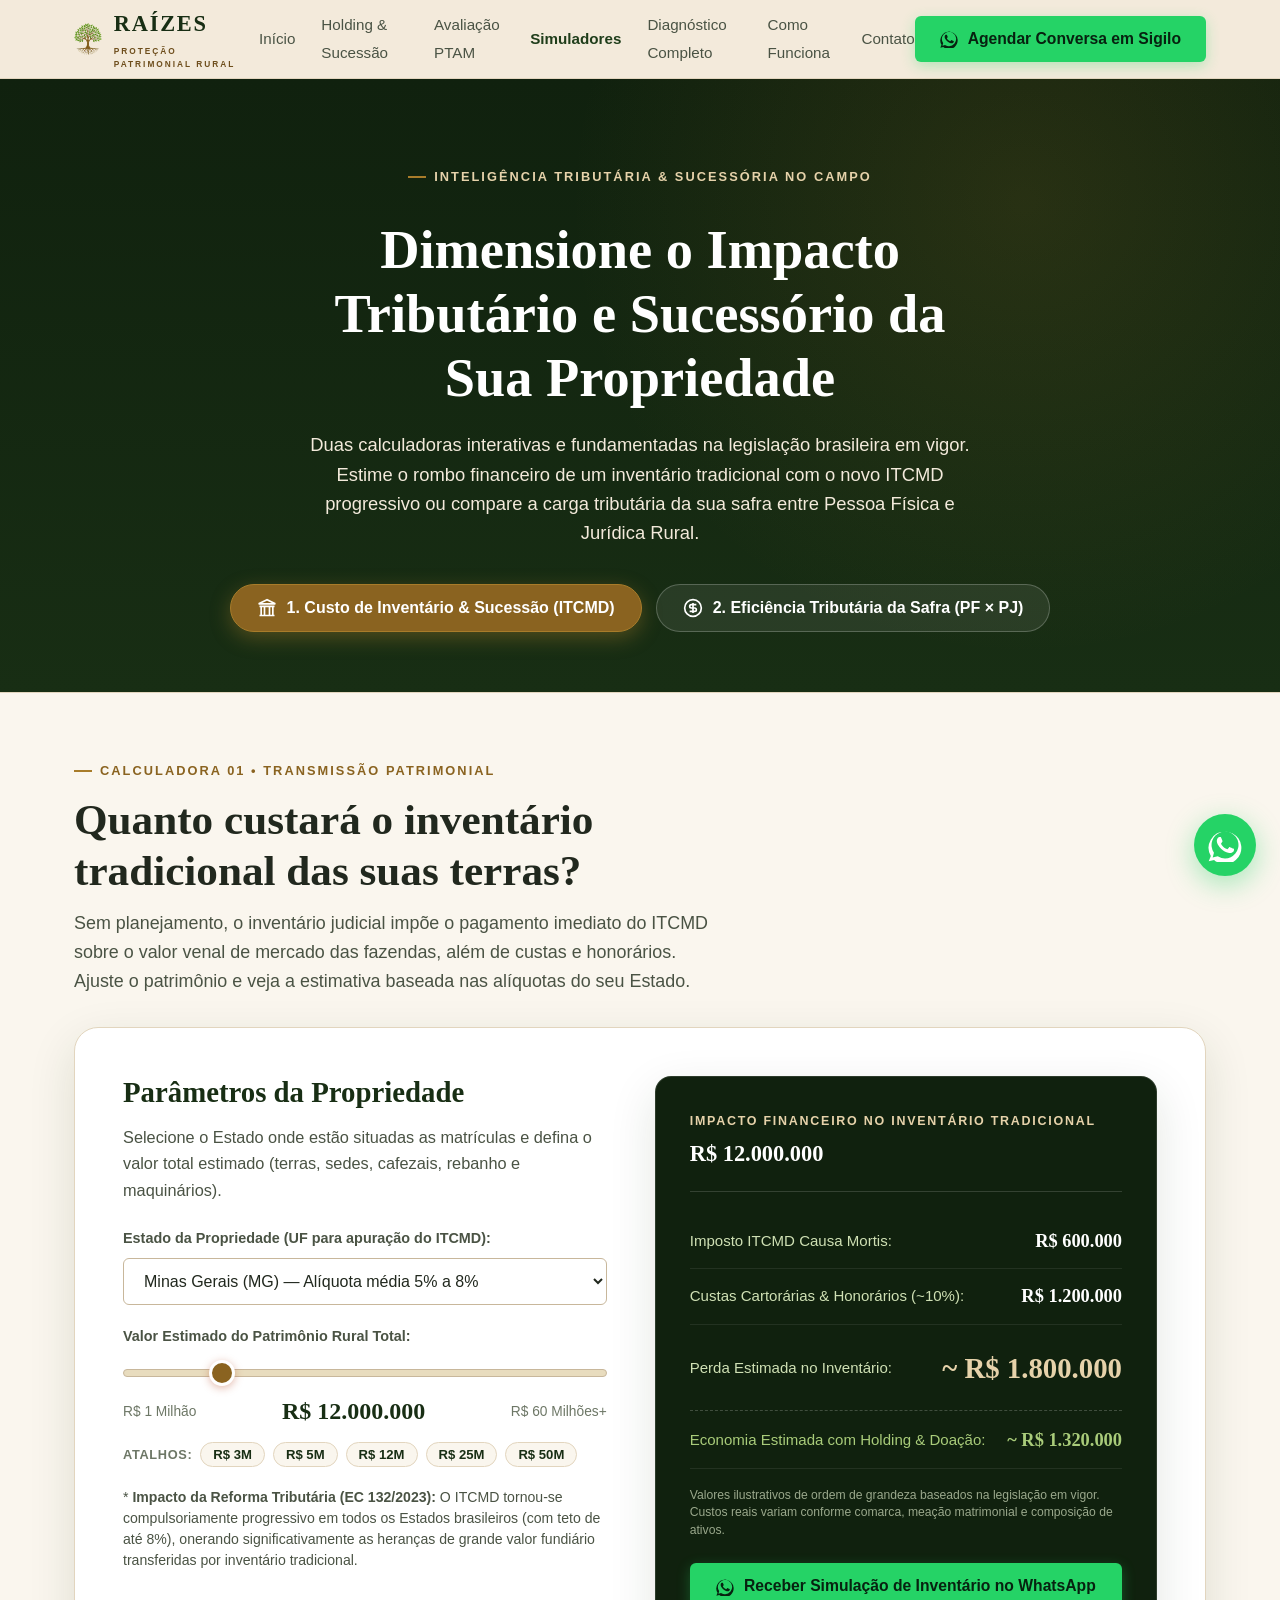
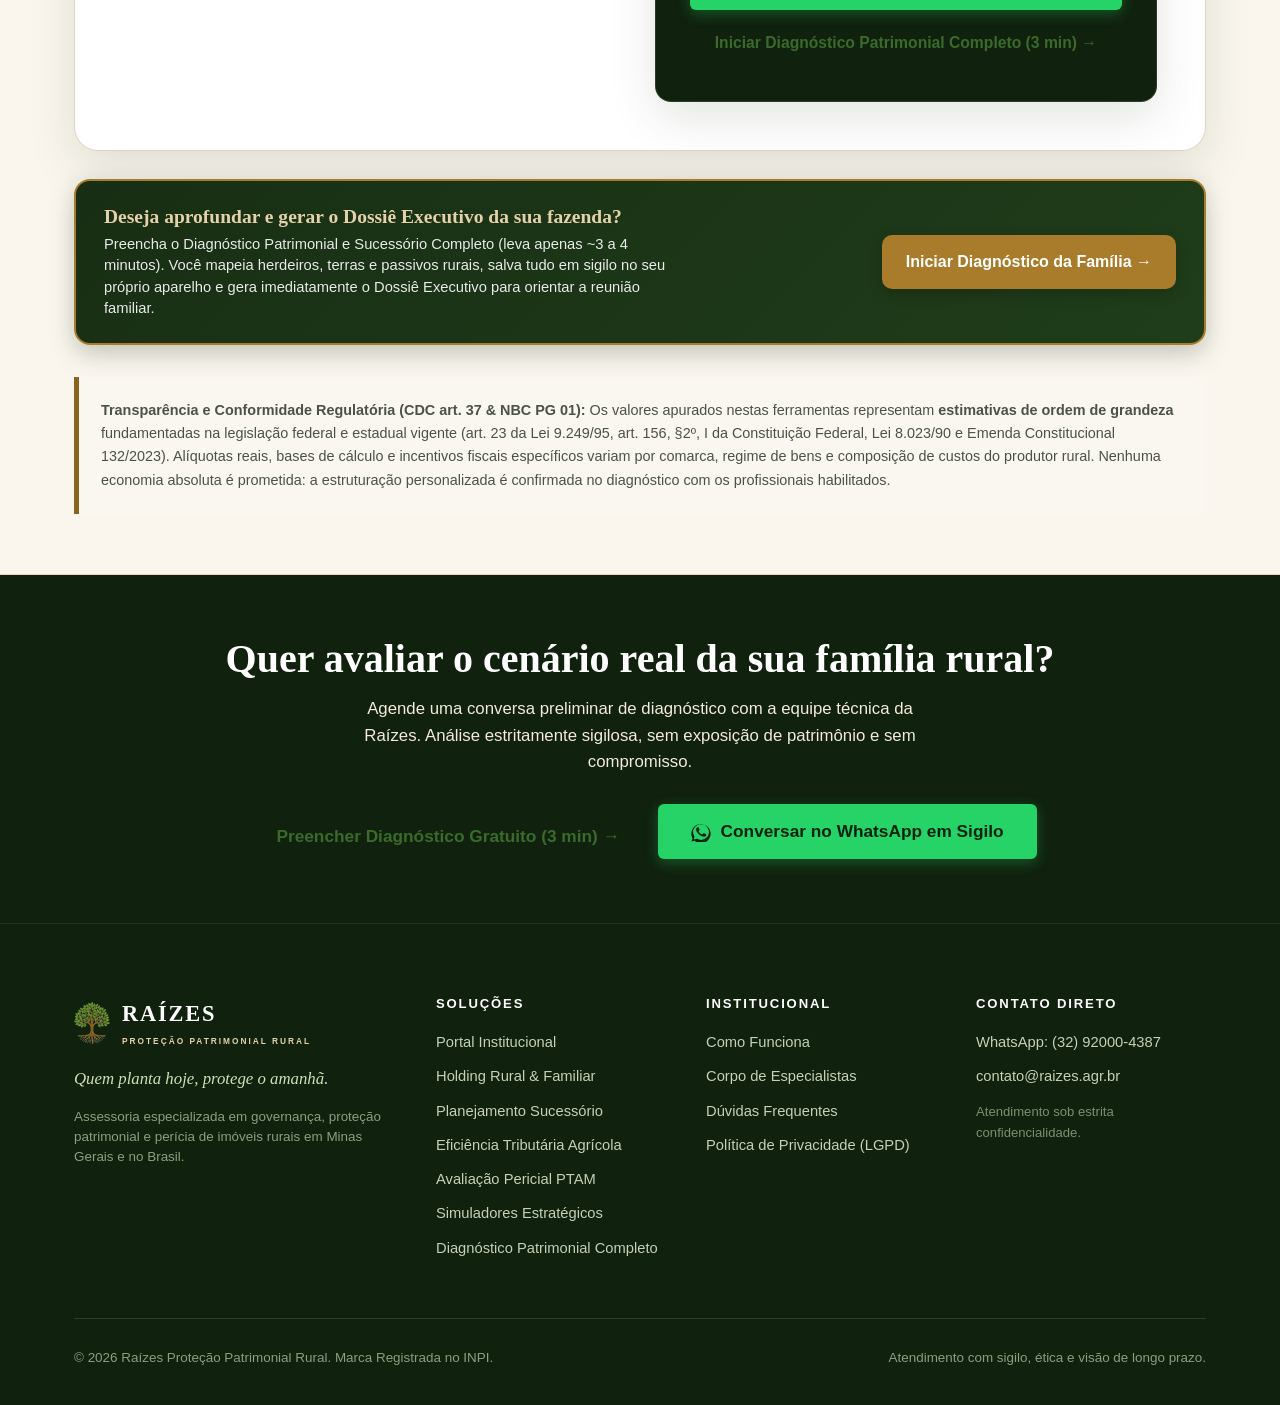
<file: simulador.html>
<!DOCTYPE html>
<html lang="pt-BR">
<head>
  <meta charset="UTF-8">
  <meta name="viewport" content="width=device-width, initial-scale=1.0">
  <title>Simuladores Tributários e de Sucessão Rural | Raízes</title>
  <meta name="description" content="Simule o impacto do inventário tradicional e compare a carga tributária anual da safra (Pessoa Física vs Pessoa Jurídica Rural) com base na legislação tributária e rural em vigor.">
  <link rel="canonical" href="https://raizes.agr.br/simulador.html">
  <meta name="theme-color" content="#1F3D1A">

  <!-- Open Graph / Redes Sociais -->
  <meta property="og:type" content="website">
  <meta property="og:locale" content="pt_BR">
  <meta property="og:url" content="https://raizes.agr.br/simulador.html">
  <meta property="og:title" content="Simuladores Tributários e de Sucessão Rural | Raízes">
  <meta property="og:description" content="Quanto custará o inventário da sua fazenda? Compare o custo do inventário tradicional e a carga de impostos da atividade rural (PF x PJ).">
  <meta property="og:image" content="https://raizes.agr.br/assets/og-image.png">

  <!-- Favicons Oficiais -->
  <link rel="icon" type="image/png" sizes="32x32" href="assets/favicon-32.png">
  <link rel="apple-touch-icon" href="assets/favicon-180.png">

  <!-- Tipografia Nobre & Google Fonts -->
  <link rel="preconnect" href="https://fonts.googleapis.com">
  <link rel="preconnect" href="https://fonts.gstatic.com" crossorigin>
  <link href="https://fonts.googleapis.com/css2?family=Cinzel:wght@500;600;700;800&family=Plus+Jakarta+Sans:wght@300;400;500;600;700;800&display=swap" rel="stylesheet">

  <!-- Estilos Unificados do Projeto -->
  <link rel="stylesheet" href="css/raizes.css">

  <!-- Schema.org Structured Data -->
  <script type="application/ld+json">
  {
    "@context": "https://schema.org",
    "@type": "WebPage",
    "@id": "https://raizes.agr.br/simulador.html",
    "url": "https://raizes.agr.br/simulador.html",
    "name": "Simuladores Tributários e de Sucessão Rural | Raízes",
    "description": "Calculadoras estratégicas de inventário rural e comparativo de carga tributária da safra (Pessoa Física vs Pessoa Jurídica).",
    "isPartOf": {
      "@type": "WebSite",
      "@id": "https://raizes.agr.br/#website",
      "url": "https://raizes.agr.br/",
      "name": "Raízes Proteção Patrimonial Rural"
    },
    "breadcrumb": {
      "@type": "BreadcrumbList",
      "itemListElement": [
        {
          "@type": "ListItem",
          "position": 1,
          "name": "Início",
          "item": "https://raizes.agr.br/"
        },
        {
          "@type": "ListItem",
          "position": 2,
          "name": "Simuladores Tributários",
          "item": "https://raizes.agr.br/simulador.html"
        }
      ]
    }
  }
  </script>
</head>
<body>
  <a class="skip-link" href="#conteudo">Pular para os simuladores</a>

  <!-- ==================== HEADER NOBRE ==================== -->
  <header class="site-header">
    <div class="container nav">
      <a class="brand" href="index.html" aria-label="Raízes Proteção Patrimonial Rural">
        <picture>
          <source srcset="assets/simbolo-real-sm.webp" type="image/webp">
          <img src="assets/simbolo-real-sm.png" alt="Símbolo Árvore Raízes" width="103" height="120">
        </picture>
        <span>RAÍZES<small>PROTEÇÃO PATRIMONIAL RURAL</small></span>
      </a>

      <nav aria-label="Navegação Principal">
        <ul class="nav-links" id="menu-links">
          <li><a href="index.html">Início</a></li>
          <li><a href="holding-rural.html">Holding & Sucessão</a></li>
          <li><a href="avaliacao-fazendas/">Avaliação PTAM</a></li>
          <li><a href="simulador.html" aria-current="page" style="color: var(--verde-800); font-weight: 700;">Simuladores</a></li>
          <li><a href="diagnostico.html">Diagnóstico Completo</a></li>
          <li><a href="index.html#metodologia">Como Funciona</a></li>
          <li><a href="index.html#contato">Contato</a></li>
        </ul>
      </nav>

      <div class="nav-cta">
        <a class="btn btn-wa" href="https://wa.me/5532920004387?text=Ol%C3%A1!%20Gostaria%20de%20uma%20conversa%20confidencial%20sobre%20a%20prote%C3%A7%C3%A3o%20patrimonial%20e%20sucess%C3%A3o%20da%20minha%20fam%C3%ADlia." target="_blank" rel="noopener">
          <svg width="18" height="18" viewBox="0 0 24 24" fill="currentColor" aria-hidden="true"><path d="M17.5 14.4c-.3-.2-1.7-.8-2-.9-.3-.1-.5-.2-.7.2-.2.3-.7.9-.9 1.1-.2.2-.3.2-.6.1-.3-.2-1.2-.5-2.4-1.5-.9-.8-1.5-1.8-1.6-2.1-.2-.3 0-.5.1-.6.1-.1.3-.4.5-.6.1-.2.2-.3.3-.5.1-.2 0-.4 0-.6 0-.2-.7-1.6-.9-2.2-.2-.6-.5-.5-.7-.5h-.6c-.2 0-.5.1-.8.4-.3.3-1 1-1 2.5s1.1 2.9 1.2 3.1c.2.2 2.1 3.3 5.2 4.6.7.3 1.3.5 1.7.6.7.2 1.4.2 1.9.1.6-.1 1.7-.7 2-1.4.2-.7.2-1.2.2-1.4-.1-.1-.3-.2-.6-.3M12 21.5a9.5 9.5 0 0 1-4.8-1.3l-.4-.2-3.5.9.9-3.4-.2-.4A9.5 9.5 0 1 1 12 21.5M12 2.5A11.5 11.5 0 0 0 2 19.8L.5 23.5l3.8-1A11.5 11.5 0 1 0 12 2.5"/></svg>
          Agendar Conversa em Sigilo
        </a>
        <button class="menu-toggle" aria-label="Abrir Menu de Navegação" aria-expanded="false" aria-controls="menu-links">
          <span></span><span></span><span></span>
        </button>
      </div>
    </div>
  </header>

  <main id="conteudo" tabindex="-1">

    <!-- ==================== HERO DOS SIMULADORES ==================== -->
    <section class="sim-page-hero">
      <div class="container">
        <div class="eyebrow eyebrow-light">Inteligência Tributária & Sucessória no Campo</div>
        <h1>Dimensione o Impacto Tributário e Sucessório da Sua Propriedade</h1>
        <p class="lead">
          Duas calculadoras interativas e fundamentadas na legislação brasileira em vigor. Estime o rombo financeiro de um inventário tradicional com o novo ITCMD progressivo ou compare a carga tributária da sua safra entre Pessoa Física e Jurídica Rural.
        </p>

        <!-- Abas de Seleção Rápida -->
        <div class="sim-tabs-nav" role="tablist" aria-label="Escolha a simulação">
          <button type="button" class="sim-tab-btn active" role="tab" id="tab-btn-inv" data-tab="inventario" aria-selected="true" aria-controls="panel-inventario">
            <svg width="20" height="20" viewBox="0 0 24 24" fill="none" stroke="currentColor" stroke-width="2"><path d="M3 21h18M3 10h18M5 10v11M19 10v11M9 10v11M15 10v11M12 2L2 7h20L12 2z"/></svg>
            1. Custo de Inventário & Sucessão (ITCMD)
          </button>
          <button type="button" class="sim-tab-btn" role="tab" id="tab-btn-trib" data-tab="tributario" aria-selected="false" aria-controls="panel-tributario">
            <svg width="20" height="20" viewBox="0 0 24 24" fill="none" stroke="currentColor" stroke-width="2"><circle cx="12" cy="12" r="10"/><path d="M16 8h-6a2 2 0 1 0 0 4h4a2 2 0 1 1 0 4H8M12 18V6"/></svg>
            2. Eficiência Tributária da Safra (PF × PJ)
          </button>
        </div>
      </div>
    </section>

    <!-- ==================== SEÇÃO PRINCIPAL DOS SIMULADORES ==================== -->
    <section class="simulador-section" style="padding: 60px 0;">
      <div class="container">

        <!-- ==================== ABA 1: SIMULADOR DE INVENTÁRIO RURAL ==================== -->
        <div class="sim-panel active" id="panel-inventario" role="tabpanel" aria-labelledby="tab-btn-inv">
          <div class="section-head" style="margin-bottom: 32px;">
            <div class="eyebrow">Calculadora 01 • Transmissão Patrimonial</div>
            <h2>Quanto custará o inventário tradicional das suas terras?</h2>
            <p>
              Sem planejamento, o inventário judicial impõe o pagamento imediato do ITCMD sobre o valor venal de mercado das fazendas, além de custas e honorários. Ajuste o patrimônio e veja a estimativa baseada nas alíquotas do seu Estado.
            </p>
          </div>

          <div class="simulador-box">
            <!-- Controles do Inventário -->
            <div class="simulador-intro">
              <h3>Parâmetros da Propriedade</h3>
              <p>
                Selecione o Estado onde estão situadas as matrículas e defina o valor total estimado (terras, sedes, cafezais, rebanho e maquinários).
              </p>

              <div class="sim-form-group">
                <label for="page-sim-uf">Estado da Propriedade (UF para apuração do ITCMD):</label>
                <select id="page-sim-uf" class="sim-select" aria-label="Selecione o Estado">
                  <option value="MG" selected>Minas Gerais (MG) — Alíquota média 5% a 8%</option>
                  <option value="SP">São Paulo (SP) — 4% (progressão em análise)</option>
                  <option value="GO">Goiás (GO) — 4% a 8%</option>
                  <option value="MT">Mato Grosso (MT) — 2% a 8%</option>
                  <option value="MS">Mato Grosso do Sul (MS) — 3% a 8%</option>
                  <option value="PR">Paraná (PR) — 4%</option>
                  <option value="RS">Rio Grande do Sul (RS) — 4% a 6%</option>
                  <option value="BA">Bahia (BA) — 3.5% a 8%</option>
                  <option value="TO">Tocantins (TO) — 2% a 8%</option>
                  <option value="PA">Pará (PA) — 4%</option>
                  <option value="MA">Maranhão (MA) — 3% a 7%</option>
                  <option value="OUTRO">Outro Estado (Média Nacional 5%)</option>
                </select>
              </div>

              <div class="sim-form-group">
                <label for="page-sim-patrimonio">Valor Estimado do Patrimônio Rural Total:</label>
                <input type="range" id="page-sim-patrimonio" class="sim-range" min="1000000" max="60000000" step="1000000" value="12000000" aria-label="Valor estimado do patrimônio rural">
                <div class="range-display">
                  <span>R$ 1 Milhão</span>
                  <span class="range-val" id="page-display-patrimonio">R$ 12.000.000</span>
                  <span>R$ 60 Milhões+</span>
                </div>

                <!-- Presets Rápidos -->
                <div class="sim-presets-bar">
                  <span>Atalhos:</span>
                  <button type="button" class="sim-preset-btn btn-preset-patr" data-val="3000000">R$ 3M</button>
                  <button type="button" class="sim-preset-btn btn-preset-patr" data-val="5000000">R$ 5M</button>
                  <button type="button" class="sim-preset-btn btn-preset-patr" data-val="12000000">R$ 12M</button>
                  <button type="button" class="sim-preset-btn btn-preset-patr" data-val="25000000">R$ 25M</button>
                  <button type="button" class="sim-preset-btn btn-preset-patr" data-val="50000000">R$ 50M</button>
                </div>
              </div>

              <p class="muted" style="font-size: .88rem; margin-top: 18px; line-height: 1.5;">
                * <strong>Impacto da Reforma Tributária (EC 132/2023):</strong> O ITCMD tornou-se compulsoriamente progressivo em todos os Estados brasileiros (com teto de até 8%), onerando significativamente as heranças de grande valor fundiário transferidas por inventário tradicional.
              </p>
            </div>

            <!-- Resultado Dinâmico do Inventário -->
            <div class="sim-result-card" aria-live="polite">
              <div class="sim-result-header">
                <small>Impacto Financeiro no Inventário Tradicional</small>
                <strong id="page-res-patrimonio">R$ 12.000.000</strong>
              </div>

              <div class="sim-metric-row">
                <span>Imposto ITCMD Causa Mortis:</span>
                <strong id="page-res-itcmd">R$ 600.000</strong>
              </div>
              <div class="sim-metric-row">
                <span>Custas Cartorárias & Honorários (~10%):</span>
                <strong id="page-res-custas">R$ 1.200.000</strong>
              </div>
              <div class="sim-metric-row destaque">
                <span>Perda Estimada no Inventário:</span>
                <strong id="page-res-perda-total">~ R$ 1.800.000</strong>
              </div>
              <div class="sim-metric-row" style="border-top: 1px dashed rgba(255,255,255,0.2); padding-top: 14px; margin-top: 6px;">
                <span style="color: #A9CC7A;">Economia Estimada com Holding & Doação:</span>
                <strong id="page-res-economia" style="color: #A9CC7A;">~ R$ 1.320.000</strong>
              </div>

              <p class="sim-notice">
                Valores ilustrativos de ordem de grandeza baseados na legislação em vigor. Custos reais variam conforme comarca, meação matrimonial e composição de ativos.
              </p>

              <a class="btn btn-wa" id="page-btn-wa-inv" href="https://wa.me/5532920004387" target="_blank" rel="noopener" style="width: 100%; margin-bottom: 10px;">
                <svg width="18" height="18" viewBox="0 0 24 24" fill="currentColor" aria-hidden="true"><path d="M17.5 14.4c-.3-.2-1.7-.8-2-.9-.3-.1-.5-.2-.7.2-.2.3-.7.9-.9 1.1-.2.2-.3.2-.6.1-.3-.2-1.2-.5-2.4-1.5-.9-.8-1.5-1.8-1.6-2.1-.2-.3 0-.5.1-.6.1-.1.3-.4.5-.6.1-.2.2-.3.3-.5.1-.2 0-.4 0-.6 0-.2-.7-1.6-.9-2.2-.2-.6-.5-.5-.7-.5h-.6c-.2 0-.5.1-.8.4-.3.3-1 1-1 2.5s1.1 2.9 1.2 3.1c.2.2 2.1 3.3 5.2 4.6.7.3 1.3.5 1.7.6.7.2 1.4.2 1.9.1.6-.1 1.7-.7 2-1.4.2-.7.2-1.2.2-1.4-.1-.1-.3-.2-.6-.3M12 21.5a9.5 9.5 0 0 1-4.8-1.3l-.4-.2-3.5.9.9-3.4-.2-.4A9.5 9.5 0 1 1 12 21.5M12 2.5A11.5 11.5 0 0 0 2 19.8L.5 23.5l3.8-1A11.5 11.5 0 1 0 12 2.5"/></svg>
                Receber Simulação de Inventário no WhatsApp
              </a>
              <a class="btn btn-terra" href="diagnostico.html" style="width: 100%;">
                Iniciar Diagnóstico Patrimonial Completo (3 min) →
              </a>
            </div>
          </div>
        </div>

        <!-- ==================== ABA 2: SIMULADOR TRIBUTÁRIO DA SAFRA ==================== -->
        <div class="sim-panel" id="panel-tributario" role="tabpanel" aria-labelledby="tab-btn-trib">
          <div class="section-head" style="margin-bottom: 32px;">
            <div class="eyebrow">Calculadora 02 • Eficiência Tributária da Safra</div>
            <h2>Pessoa Física ou Jurídica Rural: qual a carga real na sua produção?</h2>
            <p>
              Muitos cafeicultores e produtores rurais comercializam a safra inteiramente na Pessoa Física por hábito, recolhendo IRPF (até 27,5%) e Funrural (1,5%). Veja o comparativo financeiro direto com uma estrutura societária rural no Lucro Presumido.
            </p>
          </div>

          <div class="simulador-box">
            <!-- Controles Tributários -->
            <div class="simulador-intro">
              <h3>Parâmetros da Produção Agropecuária</h3>
              <p>
                Informe o faturamento bruto anual aproximado obtido com café, grãos, gado de corte ou leite, e selecione a forma de apuração adotada na Pessoa Física.
              </p>

              <div class="sim-form-group">
                <label for="page-sim-receita">Receita Bruta Anual da Atividade Rural:</label>
                <input type="range" id="page-sim-receita" class="sim-range" min="1000000" max="30000000" step="500000" value="5000000" aria-label="Receita bruta anual da atividade rural">
                <div class="range-display">
                  <span>R$ 1 Milhão</span>
                  <span class="range-val" id="page-display-receita">R$ 5.000.000</span>
                  <span>R$ 30 Milhões+</span>
                </div>

                <!-- Presets Rápidos Receita -->
                <div class="sim-presets-bar">
                  <span>Atalhos:</span>
                  <button type="button" class="sim-preset-btn btn-preset-receita" data-val="2000000">R$ 2M</button>
                  <button type="button" class="sim-preset-btn btn-preset-receita" data-val="5000000">R$ 5M</button>
                  <button type="button" class="sim-preset-btn btn-preset-receita" data-val="10000000">R$ 10M</button>
                  <button type="button" class="sim-preset-btn btn-preset-receita" data-val="20000000">R$ 20M</button>
                </div>
              </div>

              <div class="sim-form-group" style="margin-top: 20px;">
                <label for="page-sim-regime-pf">Regime de Apuração do IRPF na Pessoa Física:</label>
                <select id="page-sim-regime-pf" class="sim-select" aria-label="Regime de apuração do IRPF">
                  <option value="arbitrado" selected>Arbitramento Legal — 20% da Receita (Art. 4º da Lei 8.023/90)</option>
                  <option value="livro_caixa_alto">Livro Caixa com Alta Margem — Margem Real ~35%</option>
                </select>
                <span id="page-display-regime-desc" class="muted" style="display:block; font-size:.82rem; margin-top:6px;">
                  Arbitramento Legal (20% da Receita Bruta — Art. 4º Lei 8.023/90)
                </span>
              </div>

              <p class="muted" style="font-size: .88rem; margin-top: 18px; line-height: 1.5;">
                * <strong>Planejamento Lícito da Safra:</strong> A exploração através de uma Pessoa Jurídica Rural ou holding operacional permite segregar o risco do plantio da titularidade das terras, além de otimizar a tributação de arrendamentos, parcerias e compra de insumos.
              </p>
            </div>

            <!-- Resultado Dinâmico Tributário (PF x PJ) -->
            <div class="sim-result-card" aria-live="polite">
              <div class="sim-result-header" style="margin-bottom: 16px;">
                <small>Comparativo Anual de Impostos da Atividade</small>
                <span>Carga Tributária Anual Estimada</span>
              </div>

              <!-- Lado a Lado PF x PJ -->
              <div class="sim-dual-cards">
                <!-- Caixa Pessoa Física -->
                <div class="sim-col-box pf">
                  <h4>
                    <span>Pessoa Física</span>
                    <span class="badge-regime pf">IRPF + Funrural</span>
                  </h4>
                  <div class="sim-tax-subrow">
                    <span>Base Tributável:</span>
                    <strong id="page-pf-base">R$ 1.000.000</strong>
                  </div>
                  <div class="sim-tax-subrow">
                    <span>IRPF (tabela 27,5%):</span>
                    <span id="page-pf-irpf">R$ 275.000</span>
                  </div>
                  <div class="sim-tax-subrow">
                    <span>Funrural PF (1,5%):</span>
                    <span id="page-pf-funrural">R$ 75.000</span>
                  </div>
                  <div class="sim-tax-subrow total">
                    <span>Total PF Anual:</span>
                    <span style="color:#FCA5A5;" id="page-pf-total">R$ 350.000</span>
                  </div>
                  <div style="font-size:0.75rem; color:#FCA5A5; text-align:right; margin-top:2px;" id="page-pf-aliquota">
                    (7,0% efetivo)
                  </div>
                </div>

                <!-- Caixa Pessoa Jurídica -->
                <div class="sim-col-box pj">
                  <h4>
                    <span>Pessoa Jurídica Rural</span>
                    <span class="badge-regime pj">Lucro Presumido</span>
                  </h4>
                  <div class="sim-tax-subrow">
                    <span>IRPJ (8% presunção):</span>
                    <span id="page-pj-irpj">R$ 76.000</span>
                  </div>
                  <div class="sim-tax-subrow">
                    <span>CSLL (12% presunção):</span>
                    <span id="page-pj-csll">R$ 54.000</span>
                  </div>
                  <div class="sim-tax-subrow">
                    <span>PIS/COFINS Agro:</span>
                    <span id="page-pj-piscofins">R$ 75.000</span>
                  </div>
                  <div class="sim-tax-subrow">
                    <span>Funrural PJ (1,5%):</span>
                    <span id="page-pj-funrural">R$ 75.000</span>
                  </div>
                  <div class="sim-tax-subrow total">
                    <span>Total PJ Anual:</span>
                    <span style="color:#6EE7B7;" id="page-pj-total">R$ 280.000</span>
                  </div>
                  <div style="font-size:0.75rem; color:#6EE7B7; text-align:right; margin-top:2px;" id="page-pj-aliquota">
                    (5,6% efetivo)
                  </div>
                </div>
              </div>

              <!-- Banner de Economia da Safra -->
              <div class="sim-banner-economia-safra">
                <div>
                  <div class="txt"><strong>Economia Anual de Caixa Projetada na Safra:</strong></div>
                  <small style="color:#D4CDBC; font-size:0.78rem;" id="page-safra-economia-pct">Economia de aprox. 20% da carga tributária anual.</small>
                </div>
                <div class="val" id="page-safra-economia-val">~ R$ 70.000 / ano</div>
              </div>

              <p class="sim-notice">
                Cálculos referenciais fundamentados na Lei 8.023/90 e Lei 9.249/95. Em safras com alta margem ou com despesas dedutíveis atípicas no Livro Caixa, a economia pode ser ainda mais expressiva.
              </p>

              <a class="btn btn-wa" id="page-btn-wa-trib" href="https://wa.me/5532920004387" target="_blank" rel="noopener" style="width: 100%; margin-bottom: 10px;">
                <svg width="18" height="18" viewBox="0 0 24 24" fill="currentColor" aria-hidden="true"><path d="M17.5 14.4c-.3-.2-1.7-.8-2-.9-.3-.1-.5-.2-.7.2-.2.3-.7.9-.9 1.1-.2.2-.3.2-.6.1-.3-.2-1.2-.5-2.4-1.5-.9-.8-1.5-1.8-1.6-2.1-.2-.3 0-.5.1-.6.1-.1.3-.4.5-.6.1-.2.2-.3.3-.5.1-.2 0-.4 0-.6 0-.2-.7-1.6-.9-2.2-.2-.6-.5-.5-.7-.5h-.6c-.2 0-.5.1-.8.4-.3.3-1 1-1 2.5s1.1 2.9 1.2 3.1c.2.2 2.1 3.3 5.2 4.6.7.3 1.3.5 1.7.6.7.2 1.4.2 1.9.1.6-.1 1.7-.7 2-1.4.2-.7.2-1.2.2-1.4-.1-.1-.3-.2-.6-.3M12 21.5a9.5 9.5 0 0 1-4.8-1.3l-.4-.2-3.5.9.9-3.4-.2-.4A9.5 9.5 0 1 1 12 21.5M12 2.5A11.5 11.5 0 0 0 2 19.8L.5 23.5l3.8-1A11.5 11.5 0 1 0 12 2.5"/></svg>
                Conversar sobre Tributação da Safra no WhatsApp
              </a>
              <a class="btn btn-terra" href="diagnostico.html" style="width: 100%;">
                Preencher Diagnóstico Rural Completo →
              </a>
            </div>
          </div>
        </div>

        <!-- ==================== CARD PONTE: DO SIMULADOR AO DIAGNÓSTICO COMPLETO ==================== -->
        <div class="simulador-bridge-card">
          <div>
            <h4>Deseja aprofundar e gerar o Dossiê Executivo da sua fazenda?</h4>
            <p>
              Preencha o Diagnóstico Patrimonial e Sucessório Completo (leva apenas ~3 a 4 minutos). Você mapeia herdeiros, terras e passivos rurais, salva tudo em sigilo no seu próprio aparelho e gera imediatamente o Dossiê Executivo para orientar a reunião familiar.
            </p>
          </div>
          <a class="btn-bridge" href="diagnostico.html">
            Iniciar Diagnóstico da Família →
          </a>
        </div>

        <!-- ==================== AVISO LEGAL & COMPLIANCE (CDC / CONAR) ==================== -->
        <div class="card" style="margin-top: 32px; background: #FAF7F0; border-left: 5px solid var(--terra-600); border-radius: var(--radius-md); padding: 22px;">
          <p style="font-size: .9rem; color: var(--tinta-2); margin: 0; line-height: 1.6;">
            <strong>Transparência e Conformidade Regulatória (CDC art. 37 & NBC PG 01):</strong> Os valores apurados nestas ferramentas representam <strong>estimativas de ordem de grandeza</strong> fundamentadas na legislação federal e estadual vigente (art. 23 da Lei 9.249/95, art. 156, §2º, I da Constituição Federal, Lei 8.023/90 e Emenda Constitucional 132/2023). Alíquotas reais, bases de cálculo e incentivos fiscais específicos variam por comarca, regime de bens e composição de custos do produtor rural. Nenhuma economia absoluta é prometida: a estruturação personalizada é confirmada no diagnóstico com os profissionais habilitados.
          </p>
        </div>

      </div>
    </section>

    <!-- ==================== SEÇÃO CTA FINAL ==================== -->
    <section class="tight" style="padding: 60px 0; background: var(--verde-950); color: #fff;">
      <div class="container" style="text-align: center;">
        <h2 style="color: #fff; font-size: clamp(1.8rem, 3.2vw, 2.5rem); margin-bottom: 14px;">
          Quer avaliar o cenário real da sua família rural?
        </h2>
        <p style="color: var(--areia); max-width: 62ch; margin: 0 auto 28px auto; font-size: 1.05rem; line-height: 1.6;">
          Agende uma conversa preliminar de diagnóstico com a equipe técnica da Raízes. Análise estritamente sigilosa, sem exposição de patrimônio e sem compromisso.
        </p>
        <div class="cta-row" style="justify-content: center;">
          <a class="btn btn-terra btn-lg" href="diagnostico.html">
            Preencher Diagnóstico Gratuito (3 min) →
          </a>
          <a class="btn btn-wa btn-lg" href="https://wa.me/5532920004387?text=Ol%C3%A1!%20Fiz%20a%20simula%C3%A7%C3%A3o%20na%20p%C3%A1gina%20de%20simuladores%20e%20gostaria%20de%20orienta%C3%A7%C3%A3o%20para%20o%20meu%20caso." target="_blank" rel="noopener">
            <svg width="20" height="20" viewBox="0 0 24 24" fill="currentColor" aria-hidden="true"><path d="M17.5 14.4c-.3-.2-1.7-.8-2-.9-.3-.1-.5-.2-.7.2-.2.3-.7.9-.9 1.1-.2.2-.3.2-.6.1-.3-.2-1.2-.5-2.4-1.5-.9-.8-1.5-1.8-1.6-2.1-.2-.3 0-.5.1-.6.1-.1.3-.4.5-.6.1-.2.2-.3.3-.5.1-.2 0-.4 0-.6 0-.2-.7-1.6-.9-2.2-.2-.6-.5-.5-.7-.5h-.6c-.2 0-.5.1-.8.4-.3.3-1 1-1 2.5s1.1 2.9 1.2 3.1c.2.2 2.1 3.3 5.2 4.6.7.3 1.3.5 1.7.6.7.2 1.4.2 1.9.1.6-.1 1.7-.7 2-1.4.2-.7.2-1.2.2-1.4-.1-.1-.3-.2-.6-.3M12 21.5a9.5 9.5 0 0 1-4.8-1.3l-.4-.2-3.5.9.9-3.4-.2-.4A9.5 9.5 0 1 1 12 21.5M12 2.5A11.5 11.5 0 0 0 2 19.8L.5 23.5l3.8-1A11.5 11.5 0 1 0 12 2.5"/></svg>
            Conversar no WhatsApp em Sigilo
          </a>
        </div>
      </div>
    </section>

  </main>

  <!-- ==================== RODAPÉ INSTITUCIONAL ==================== -->
  <footer class="site-footer">
    <div class="container">
      <div class="cols">
        <div>
          <div class="brand">
            <picture>
              <source srcset="assets/simbolo-real-sm.webp" type="image/webp">
              <img src="assets/simbolo-real-sm.png" alt="Símbolo Árvore Raízes" width="103" height="120">
            </picture>
            <span>RAÍZES<small>PROTEÇÃO PATRIMONIAL RURAL</small></span>
          </div>
          <p class="tagline">Quem planta hoje, protege o amanhã.</p>
          <p style="margin-top: 14px; font-size: .84rem; line-height: 1.5; color: #8E9E7F;">
            Assessoria especializada em governança, proteção patrimonial e perícia de imóveis rurais em Minas Gerais e no Brasil.
          </p>
        </div>

        <div>
          <h3>Soluções</h3>
          <a href="index.html">Portal Institucional</a>
          <a href="holding-rural.html">Holding Rural & Familiar</a>
          <a href="holding-rural.html#riscos">Planejamento Sucessório</a>
          <a href="simulador.html#tributario">Eficiência Tributária Agrícola</a>
          <a href="avaliacao-fazendas/">Avaliação Pericial PTAM</a>
          <a href="simulador.html">Simuladores Estratégicos</a>
          <a href="diagnostico.html">Diagnóstico Patrimonial Completo</a>
        </div>

        <div>
          <h3>Institucional</h3>
          <a href="index.html#metodologia">Como Funciona</a>
          <a href="index.html#autoridade">Corpo de Especialistas</a>
          <a href="index.html#faq">Dúvidas Frequentes</a>
          <a href="privacidade.html">Política de Privacidade (LGPD)</a>
        </div>

        <div>
          <h3>Contato Direto</h3>
          <a href="https://wa.me/5532920004387" target="_blank" rel="noopener">WhatsApp: (32) 92000-4387</a>
          <a href="mailto:contato@raizes.agr.br">contato@raizes.agr.br</a>
          <span style="display: block; margin-top: 12px; font-size: .82rem; color: #7F8E71;">Atendimento sob estrita confidencialidade.</span>
        </div>
      </div>

      <div class="legal">
        <span>© <span id="ano">2026</span> Raízes Proteção Patrimonial Rural. Marca Registrada no INPI.</span>
        <span>Atendimento com sigilo, ética e visão de longo prazo.</span>
      </div>
    </div>
  </footer>

  <!-- ==================== BOTÃO FLUTUANTE DE WHATSAPP ==================== -->
  <a class="wa-float" href="https://wa.me/5532920004387?text=Ol%C3%A1!%20Gostaria%20de%20conversar%20sobre%20a%20prote%C3%A7%C3%A3o%20patrimonial%20e%20sucess%C3%A3o%20da%20minha%20fam%C3%ADlia." target="_blank" rel="noopener" aria-label="Falar no WhatsApp com Especialista da Raízes">
    <svg viewBox="0 0 24 24" aria-hidden="true"><path d="M17.5 14.4c-.3-.2-1.7-.8-2-.9-.3-.1-.5-.2-.7.2-.2.3-.7.9-.9 1.1-.2.2-.3.2-.6.1-.3-.2-1.2-.5-2.4-1.5-.9-.8-1.5-1.8-1.6-2.1-.2-.3 0-.5.1-.6.1-.1.3-.4.5-.6.1-.2.2-.3.3-.5.1-.2 0-.4 0-.6 0-.2-.7-1.6-.9-2.2-.2-.6-.5-.5-.7-.5h-.6c-.2 0-.5.1-.8.4-.3.3-1 1-1 2.5s1.1 2.9 1.2 3.1c.2.2 2.1 3.3 5.2 4.6.7.3 1.3.5 1.7.6.7.2 1.4.2 1.9.1.6-.1 1.7-.7 2-1.4.2-.7.2-1.2.2-1.4-.1-.1-.3-.2-.6-.3M12 21.5a9.5 9.5 0 0 1-4.8-1.3l-.4-.2-3.5.9.9-3.4-.2-.4A9.5 9.5 0 1 1 12 21.5M12 2.5A11.5 11.5 0 0 0 2 19.8L.5 23.5l3.8-1A11.5 11.5 0 1 0 12 2.5"/></svg>
  </a>

  <!-- ==================== BARRA FIXA MOBILE PARA CONVERSÃO ==================== -->
  <div class="mobile-sticky-bar">
    <a class="btn btn-wa" href="https://wa.me/5532920004387?text=Ol%C3%A1!%20Gostaria%20de%20uma%20orienta%C3%A7%C3%A3o%20sobre%20os%20simuladores%20de%20prote%C3%A7%C3%A3o%20patrimonial%20rural." target="_blank" rel="noopener">
      Falar no WhatsApp
    </a>
    <a class="btn btn-light" href="diagnostico.html">
      Fazer Diagnóstico
    </a>
  </div>

  <!-- Scripts -->
  <script src="js/simulador.js"></script>
</body>
</html>
</file>
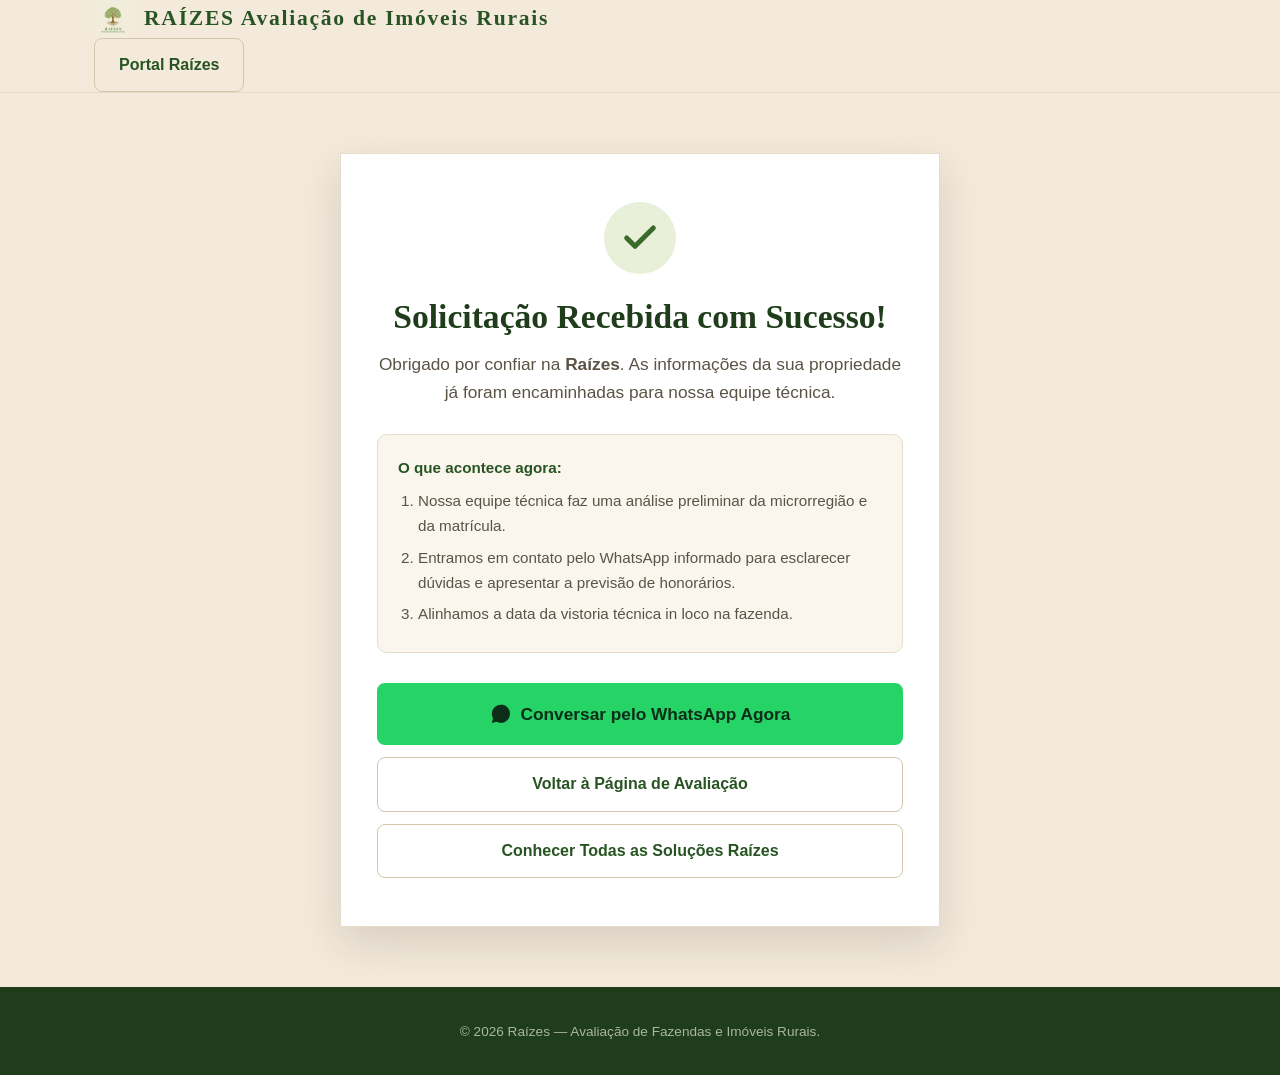
<file: avaliacao-fazendas/obrigado.html>
<!DOCTYPE html>
<html lang="pt-BR">
<head>
  <meta charset="UTF-8">
  <meta name="viewport" content="width=device-width, initial-scale=1.0">
  <meta name="theme-color" content="#1F3D1A">
  <title>Estimativa Solicitada com Sucesso | Raízes — Avaliação de Fazendas</title>
  <meta name="robots" content="noindex, follow">
  <link rel="icon" type="image/png" sizes="32x32" href="assets/favicon-32.png">
  <link rel="stylesheet" href="css/raizes.css">
  
  <!-- Snippet de Conversão do Google Ads -->
  <!-- 
  <script>
    gtag('event', 'conversion', {'send_to': 'AW-XXXXXXXXX/AbCdEfGhIjKlMnOpQr'});
  </script>
  -->

  <style>
    .thanks-wrap {
      min-height: 80vh;
      display: flex;
      align-items: center;
      justify-content: center;
      padding: 60px 20px;
    }
    .thanks-card {
      background: #fff;
      border: 1px solid var(--borda);
      border-radius: var(--radius-xl);
      padding: 48px 36px;
      max-width: 600px;
      text-align: center;
      box-shadow: var(--shadow-lg);
    }
    .check-circle {
      width: 72px;
      height: 72px;
      background: var(--verde-100);
      color: var(--verde-700);
      border-radius: 50%;
      display: flex;
      align-items: center;
      justify-content: center;
      margin: 0 auto 24px;
    }
    .thanks-card h1 {
      font-size: 2.1rem;
      color: var(--verde-900);
      margin-bottom: 14px;
    }
    .thanks-card p {
      font-size: 1.08rem;
      color: var(--tinta-2);
      line-height: 1.6;
      margin-bottom: 28px;
    }
    .next-steps {
      background: var(--areia-clara);
      border: 1px solid var(--borda);
      border-radius: var(--radius);
      padding: 20px;
      text-align: left;
      margin-bottom: 30px;
      font-size: 0.95rem;
    }
    .next-steps strong {
      color: var(--verde-800);
      display: block;
      margin-bottom: 8px;
    }
    .next-steps ol {
      padding-left: 20px;
      color: var(--tinta-2);
    }
    .next-steps li {
      margin-bottom: 6px;
    }
  </style>
</head>
<body>

  <header class="site-header">
    <div class="container header-inner">
      <a href="../index.html" class="brand">
        <img src="assets/logo.png" alt="Raízes" class="brand-logo" width="160" height="52">
        <div class="brand-text">
          <span class="brand-name">RAÍZES</span>
          <span class="brand-sub">Avaliação de Imóveis Rurais</span>
        </div>
      </a>
      <div class="header-cta">
        <a href="../index.html" class="btn btn-ghost">Portal Raízes</a>
      </div>
    </div>
  </header>

  <main class="thanks-wrap">
    <div class="thanks-card">
      <div class="check-circle">
        <svg width="40" height="40" viewBox="0 0 24 24" fill="none" stroke="currentColor" stroke-width="3" stroke-linecap="round" stroke-linejoin="round"><polyline points="20 6 9 17 4 12"/></svg>
      </div>
      
      <h1>Solicitação Recebida com Sucesso!</h1>
      <p>
        Obrigado por confiar na <strong>Raízes</strong>. As informações da sua propriedade já foram encaminhadas para nossa equipe técnica.
      </p>

      <div class="next-steps">
        <strong>O que acontece agora:</strong>
        <ol>
          <li>Nossa equipe técnica faz uma análise preliminar da microrregião e da matrícula.</li>
          <li>Entramos em contato pelo WhatsApp informado para esclarecer dúvidas e apresentar a previsão de honorários.</li>
          <li>Alinhamos a data da vistoria técnica in loco na fazenda.</li>
        </ol>
      </div>

      <div style="display:flex;flex-direction:column;gap:12px">
        <a id="btn-wa-direct" href="https://wa.me/5532920004387?text=Ol%C3%A1!%20Acabei%20de%20solicitar%20uma%20avalia%C3%A7%C3%A3o%20pelo%20site." target="_blank" rel="noopener" class="btn btn-wa btn-lg btn-full">
          <svg width="22" height="22" viewBox="0 0 24 24" fill="currentColor"><path d="M12.031 6.172c-3.181 0-5.767 2.586-5.768 5.766-.001 1.298.38 2.27 1.019 3.287l-.582 2.128 2.182-.573c.978.58 1.911.928 3.145.929 3.178 0 5.767-2.587 5.768-5.766.001-3.187-2.575-5.771-5.764-5.771zm3.392 8.244c-.144.405-.837.774-1.17.824-.299.045-.677.063-1.092-.069-.252-.08-.575-.187-.988-.365-1.739-.751-2.874-2.502-2.961-2.617-.087-.116-.708-.94-.708-1.793s.448-1.273.607-1.446c.159-.173.346-.217.462-.217l.332.006c.106.005.249-.04.39.298.144.347.491 1.2.534 1.287.043.087.072.188.014.304-.058.116-.087.188-.173.289l-.26.304c-.087.086-.177.18-.076.354.101.174.449.741.964 1.201.662.591 1.221.774 1.394.86.174.086.275.072.376-.043.101-.116.433-.506.549-.68.116-.173.231-.145.39-.086s1.011.477 1.184.564.289.13.332.202c.045.072.045.419-.099.824zm-3.392-12.416c-5.523 0-10 4.477-10 10 0 1.777.468 3.447 1.282 4.898l-1.363 4.981 5.111-1.341c1.405.772 3.018 1.212 4.73 1.212 5.523 0 10-4.477 10-10s-4.477-10-10-10z"/></svg>
          Conversar pelo WhatsApp Agora
        </a>
        <a href="index.html" class="btn btn-ghost btn-full">Voltar à Página de Avaliação</a>
        <a href="../index.html" class="btn btn-ghost btn-full">Conhecer Todas as Soluções Raízes</a>
      </div>
    </div>
  </main>

  <footer class="site-footer" style="padding:32px 0">
    <div class="container" style="text-align:center">
      <span style="font-size:0.85rem;color:#A9B79A">© <span id="ano">2026</span> Raízes — Avaliação de Fazendas e Imóveis Rurais.</span>
    </div>
  </footer>

  <script>
    document.getElementById('ano').textContent = new Date().getFullYear();
    
    // Captura parâmetros da URL para personalizar o botão de WhatsApp se veio do formulário
    const urlParams = new URLSearchParams(window.location.search);
    const msg = urlParams.get('msg');
    if (msg) {
      const btn = document.getElementById('btn-wa-direct');
      if (btn) {
        btn.href = `https://wa.me/5532920004387?text=${msg}`;
      }
    }
  </script>
</body>
</html>
</file>
<file: css/raizes.css>
/* ============================================================
   RAÍZES — Proteção Patrimonial Rural
   CSS Oficial Institucional · One-Page Executiva Premium
   Design System: Verde Floresta, Terra Nobre e Areia
   ============================================================ */

:root {
  --verde-950: #10210E;
  --verde-900: #182E14;
  --verde-800: #1F3D1A;
  --verde-700: #3A6B2A;
  --verde-600: #4A7C1E;
  --verde-500: #6AA022;
  --verde-200: #CFE0B4;
  --verde-100: #E8F0DA;
  --verde-50:  #F3F8EC;

  --terra-900: #38240B;
  --terra-800: #4F3713;
  --terra-700: #6E4E1C;
  --terra-600: #8A6320;
  --terra-500: #A87C2A;
  --terra-200: #E6D2AA;
  --terra-100: #F0E6CF;

  --areia:       #F3EADB;
  --areia-clara: #FAF6EE;
  --areia-escura:#E8DCBE;
  --branco:      #ffffff;

  --tinta:       #21281E;
  --tinta-2:     #4A5344;
  --tinta-3:     #6D7766;
  --borda:       #E2D5BE;
  --borda-forte: #C8B79B;

  --sucesso:     #2E7D32;
  --erro:        #C62828;
  --alerta:      #D97706;
  --wa:          #25D366;
  --wa-hover:    #1EAE53;

  --display: Georgia, "Times New Roman", "Iowan Old Style", serif;
  --body: -apple-system, BlinkMacSystemFont, "Segoe UI", Roboto, "Helvetica Neue", Arial, sans-serif;

  --radius-sm: 6px;
  --radius:    10px;
  --radius-lg: 16px;
  --radius-xl: 24px;
  --pill:      999px;

  --shadow-sm: 0 2px 5px rgba(24, 46, 20, 0.05);
  --shadow:    0 8px 24px rgba(24, 46, 20, 0.08);
  --shadow-lg: 0 16px 48px rgba(24, 46, 20, 0.12);
  --shadow-xl: 0 24px 64px rgba(16, 33, 14, 0.18);

  --max: 1180px;
}

* { box-sizing: border-box; margin: 0; padding: 0; }
html { scroll-behavior: smooth; }

/* --- Acessibilidade (WCAG 2.2 AA) --- */
.skip-link {
  position: absolute;
  left: 14px;
  top: -72px;
  background: var(--verde-900);
  color: #fff;
  padding: 12px 22px;
  border-radius: 0 0 var(--radius-sm) var(--radius-sm);
  z-index: 500;
  font-weight: 600;
  text-decoration: none;
  transition: top .2s;
  border: 1px solid var(--terra-500);
}
.skip-link:focus {
  top: 0;
  outline: 3px solid var(--terra-500);
  outline-offset: 2px;
}
a:focus-visible, button:focus-visible, .btn:focus-visible, summary:focus-visible,
input:focus-visible, select:focus-visible, textarea:focus-visible, [tabindex]:focus-visible {
  outline: 3px solid var(--verde-600);
  outline-offset: 2px;
  border-radius: 4px;
}
.site-header a:focus-visible, .hero a:focus-visible, .dark a:focus-visible, .cta-band a:focus-visible {
  outline-color: var(--terra-500);
}

@media (prefers-reduced-motion: reduce) {
  html { scroll-behavior: auto; }
  *, *::before, *::after {
    animation-duration: .01ms !important;
    animation-iteration-count: 1 !important;
    transition-duration: .01ms !important;
  }
}

body {
  font-family: var(--body);
  color: var(--tinta);
  background: var(--areia);
  line-height: 1.65;
  -webkit-font-smoothing: antialiased;
  font-size: 17px;
}

img { max-width: 100%; display: block; }
a { color: var(--verde-700); text-decoration: underline; text-underline-offset: 3px; }
.nav-links a, .site-footer a, .btn, .brand, .skip-link, .wa-float, .mobile-sticky-bar a { text-decoration: none; }
h1, h2, h3, h4 {
  font-family: var(--display);
  font-weight: 700;
  line-height: 1.18;
  color: var(--tinta);
}

.container {
  max-width: var(--max);
  margin: 0 auto;
  padding: 0 24px;
}

.eyebrow {
  display: inline-flex;
  align-items: center;
  gap: 8px;
  font-size: .8rem;
  letter-spacing: .16em;
  text-transform: uppercase;
  color: var(--terra-600);
  font-weight: 700;
  margin-bottom: 14px;
}
.eyebrow::before {
  content: "";
  display: inline-block;
  width: 18px;
  height: 2px;
  background: var(--terra-500);
}
.eyebrow-light {
  color: var(--terra-200);
}
.eyebrow-light::before {
  background: var(--terra-500);
}

.muted { color: var(--tinta-3); }
section { padding: 96px 0; position: relative; }
section.tight { padding: 64px 0; }
section.no-bottom { padding-bottom: 0; }

/* ---------- Header ---------- */
.site-header {
  position: sticky;
  top: 0;
  z-index: 200;
  background: rgba(243, 234, 219, 0.94);
  backdrop-filter: blur(10px);
  -webkit-backdrop-filter: blur(10px);
  border-bottom: 1px solid var(--borda);
  transition: background .2s, box-shadow .2s;
}
.site-header.scrolled {
  box-shadow: var(--shadow-sm);
  background: rgba(243, 234, 219, 0.98);
}
.nav {
  display: flex;
  align-items: center;
  justify-content: space-between;
  height: 78px;
}
.brand {
  display: flex;
  align-items: center;
  gap: 12px;
  font-family: var(--display);
  font-size: 1.4rem;
  letter-spacing: .08em;
  color: var(--verde-900);
  font-weight: 700;
}
.brand img {
  height: 42px;
  width: auto;
  object-fit: contain;
}
.brand small {
  display: block;
  font-family: var(--body);
  font-size: .52rem;
  letter-spacing: .24em;
  color: var(--terra-700);
  font-weight: 600;
  margin-top: 2px;
}

.nav-links {
  display: flex;
  align-items: center;
  gap: 26px;
  list-style: none;
}
.nav-links a {
  color: var(--tinta-2);
  font-size: .95rem;
  font-weight: 500;
  transition: color .15s;
  position: relative;
  padding: 6px 0;
}
.nav-links a:hover {
  color: var(--verde-800);
}
.nav-links a:hover::after {
  content: "";
  position: absolute;
  bottom: 0;
  left: 0;
  right: 0;
  height: 2px;
  background: var(--terra-500);
}
.nav-cta {
  display: flex;
  align-items: center;
  gap: 12px;
}
.menu-toggle {
  display: none;
  background: none;
  border: none;
  cursor: pointer;
  padding: 8px;
}
.menu-toggle span {
  display: block;
  width: 25px;
  height: 2.5px;
  background: var(--verde-900);
  margin: 5px 0;
  border-radius: 2px;
  transition: transform .2s, opacity .2s;
}

/* ---------- Botões ---------- */
.btn {
  display: inline-flex;
  align-items: center;
  justify-content: center;
  gap: 10px;
  font-family: var(--body);
  font-weight: 600;
  font-size: .98rem;
  border-radius: var(--radius-sm);
  padding: 13px 24px;
  border: 1.5px solid transparent;
  cursor: pointer;
  transition: transform .15s ease, background .15s ease, box-shadow .15s ease;
  white-space: nowrap;
  line-height: 1.2;
}
.btn:hover {
  transform: translateY(-2px);
  box-shadow: var(--shadow-sm);
}
.btn:active {
  transform: translateY(0);
}
.btn-primary {
  background: var(--verde-700);
  color: #fff;
}
.btn-primary:hover {
  background: var(--verde-800);
  color: #fff;
}
.btn-accent {
  background: var(--terra-600);
  color: #fff;
}
.btn-accent:hover {
  background: var(--terra-700);
  color: #fff;
}
.btn-wa {
  background: var(--wa);
  color: #072210;
  font-weight: 700;
  box-shadow: 0 4px 14px rgba(37, 211, 102, 0.3);
}
.btn-wa:hover {
  background: var(--wa-hover);
  color: #072210;
  box-shadow: 0 6px 20px rgba(37, 211, 102, 0.45);
}
.btn-ghost {
  background: transparent;
  color: var(--verde-900);
  border-color: var(--borda-forte);
}
.btn-ghost:hover {
  border-color: var(--verde-700);
  background: rgba(58, 107, 42, 0.05);
}
.btn-light {
  background: #fff;
  color: var(--verde-900);
  border-color: rgba(255, 255, 255, 0.4);
}
.btn-light:hover {
  background: var(--areia-clara);
  color: var(--verde-900);
}
.btn-lg {
  padding: 16px 32px;
  font-size: 1.08rem;
}

/* ---------- Hero Section ---------- */
.hero {
  background:
    radial-gradient(1200px 600px at 85% 10%, rgba(106, 160, 34, 0.15), transparent 70%),
    linear-gradient(165deg, var(--verde-950) 0%, var(--verde-900) 45%, #142410 100%);
  color: #FAF6EE;
  position: relative;
  overflow: hidden;
  padding: 72px 0 96px;
}
.hero-grid {
  display: grid;
  grid-template-columns: 1.15fr 0.85fr;
  gap: 56px;
  align-items: center;
}
.hero h1 {
  color: #fff;
  font-size: clamp(2.3rem, 4.6vw, 3.6rem);
  line-height: 1.12;
  margin-bottom: 20px;
}
.hero h1 em {
  font-style: italic;
  color: var(--terra-200);
  font-weight: 400;
}
.hero .lead {
  font-family: var(--display);
  font-size: clamp(1.15rem, 2vw, 1.35rem);
  color: #D8D2C2;
  line-height: 1.55;
  margin-bottom: 34px;
}
.hero .cta-row {
  display: flex;
  gap: 16px;
  flex-wrap: wrap;
  align-items: center;
  margin-bottom: 36px;
}
.hero-trust-list {
  display: grid;
  grid-template-columns: repeat(2, 1fr);
  gap: 14px 20px;
  border-top: 1px solid rgba(255, 255, 255, 0.14);
  padding-top: 24px;
}
.hero-trust-item {
  display: flex;
  align-items: center;
  gap: 10px;
  font-size: .88rem;
  color: var(--verde-200);
  font-weight: 500;
}
.hero-trust-item svg {
  flex-shrink: 0;
  stroke: var(--terra-500);
}

/* Hero Photo Card */
.hero-photo-wrapper {
  position: relative;
}
.hero-photo-card {
  position: relative;
  border-radius: var(--radius-xl);
  overflow: hidden;
  box-shadow: var(--shadow-xl);
  border: 1px solid rgba(255, 255, 255, 0.15);
  background: var(--verde-900);
}
.hero-photo-card img {
  width: 100%;
  height: 480px;
  object-fit: cover;
  display: block;
  transition: transform .6s ease;
}
.hero-photo-card:hover img {
  transform: scale(1.02);
}
.hero-photo-badge {
  position: absolute;
  bottom: 20px;
  left: 20px;
  right: 20px;
  background: rgba(16, 33, 14, 0.88);
  backdrop-filter: blur(8px);
  -webkit-backdrop-filter: blur(8px);
  border: 1px solid rgba(255, 255, 255, 0.18);
  border-radius: var(--radius);
  padding: 16px 20px;
  display: flex;
  align-items: center;
  gap: 14px;
  color: #fff;
}
.badge-icon {
  width: 44px;
  height: 44px;
  border-radius: 50%;
  background: var(--terra-600);
  display: flex;
  align-items: center;
  justify-content: center;
  flex-shrink: 0;
}
.hero-photo-badge strong {
  display: block;
  font-size: .98rem;
  font-family: var(--display);
  color: #fff;
}
.hero-photo-badge span {
  font-size: .82rem;
  color: var(--verde-200);
  line-height: 1.3;
}

/* ---------- Seção Riscos (Dark) ---------- */
.dark {
  background: linear-gradient(160deg, var(--verde-950) 0%, var(--verde-900) 60%, #11220F 100%);
  color: #FAF6EE;
}
.dark h2 { color: #fff; }
.dark p { color: #D4CDBC; }
.dark .eyebrow { color: var(--terra-200); }
.dark .eyebrow::before { background: var(--terra-500); }

.risks-layout {
  display: grid;
  grid-template-columns: 0.95fr 1.05fr;
  gap: 48px;
  align-items: center;
  margin-top: 48px;
}
.family-photo-card {
  position: relative;
  border-radius: var(--radius-lg);
  overflow: hidden;
  box-shadow: var(--shadow-xl);
  border: 1px solid rgba(255, 255, 255, 0.12);
}
.family-photo-card img {
  width: 100%;
  height: 520px;
  object-fit: cover;
  display: block;
}
.family-photo-caption {
  position: absolute;
  bottom: 0;
  left: 0;
  right: 0;
  background: linear-gradient(to top, rgba(16, 33, 14, 0.95) 0%, rgba(16, 33, 14, 0.7) 70%, transparent 100%);
  padding: 30px 24px 20px;
  color: #fff;
}
.family-photo-caption strong {
  display: block;
  font-family: var(--display);
  font-size: 1.15rem;
  color: var(--terra-200);
  margin-bottom: 4px;
}
.family-photo-caption span {
  font-size: .88rem;
  color: #D4CDBC;
  line-height: 1.4;
}

.risk-grid {
  display: grid;
  gap: 20px;
}
.risk-item {
  background: rgba(255, 255, 255, 0.04);
  border: 1px solid rgba(255, 255, 255, 0.1);
  border-left: 4px solid var(--alerta);
  border-radius: var(--radius);
  padding: 22px 24px;
  transition: transform .2s, border-color .2s;
}
.risk-item:hover {
  transform: translateX(4px);
  border-left-color: var(--terra-500);
  background: rgba(255, 255, 255, 0.07);
}
.risk-item h3 {
  font-size: 1.15rem;
  color: #fff;
  margin-bottom: 8px;
  display: flex;
  align-items: center;
  gap: 10px;
}
.risk-item p {
  font-size: .94rem;
  line-height: 1.55;
  margin: 0;
  color: #D4CDBC;
}
.risk-item .x {
  display: inline-flex;
  align-items: center;
  justify-content: center;
  width: 26px;
  height: 26px;
  border-radius: 50%;
  background: rgba(198, 40, 40, 0.25);
  color: #FF8A80;
  font-weight: 700;
  font-size: .85rem;
  flex-shrink: 0;
  border: 1px solid rgba(198, 40, 40, 0.4);
}

/* ---------- Seção Soluções (As 4 Frentes) ---------- */
.section-head {
  max-width: 68ch;
  margin-bottom: 52px;
}
.section-head h2 {
  font-size: clamp(2rem, 3.8vw, 2.7rem);
  margin-bottom: 12px;
}
.section-head p {
  color: var(--tinta-2);
  font-size: 1.12rem;
  line-height: 1.6;
}

.solucoes-grid {
  display: grid;
  grid-template-columns: repeat(4, 1fr);
  gap: 24px;
}
.solucao-card {
  background: #fff;
  border: 1px solid var(--borda);
  border-radius: var(--radius-lg);
  overflow: hidden;
  box-shadow: var(--shadow-sm);
  display: flex;
  flex-direction: column;
  transition: transform .25s ease, box-shadow .25s ease, border-color .25s ease;
}
.solucao-card:hover {
  transform: translateY(-6px);
  box-shadow: 0 20px 40px rgba(24, 46, 20, 0.12);
  border-color: var(--terra-500);
}
.solucao-thumb {
  height: 190px;
  position: relative;
  overflow: hidden;
  background: var(--areia);
}
.solucao-thumb img {
  width: 100%;
  height: 100%;
  object-fit: cover;
  transition: transform .5s ease;
}
.solucao-card:hover .solucao-thumb img {
  transform: scale(1.06);
}
.solucao-tag {
  position: absolute;
  top: 14px;
  left: 14px;
  background: rgba(24, 46, 20, 0.88);
  backdrop-filter: blur(4px);
  color: var(--terra-200);
  font-size: .75rem;
  font-weight: 700;
  letter-spacing: .08em;
  text-transform: uppercase;
  padding: 5px 12px;
  border-radius: var(--pill);
  border: 1px solid rgba(255, 255, 255, 0.15);
}
.solucao-body {
  padding: 26px 24px;
  display: flex;
  flex-direction: column;
  flex-grow: 1;
}
.solucao-body h3 {
  font-size: 1.3rem;
  color: var(--verde-900);
  margin-bottom: 12px;
}
.solucao-body p {
  font-size: .95rem;
  color: var(--tinta-2);
  line-height: 1.55;
  margin-bottom: 18px;
  flex-grow: 1;
}
.solucao-beneficios {
  list-style: none;
  border-top: 1px solid var(--borda);
  padding-top: 16px;
  margin-bottom: 20px;
}
.solucao-beneficios li {
  font-size: .86rem;
  color: var(--tinta);
  display: flex;
  align-items: center;
  gap: 8px;
  margin-bottom: 8px;
}
.solucao-beneficios li svg {
  stroke: var(--verde-700);
  flex-shrink: 0;
}
.solucao-link {
  font-size: .92rem;
  font-weight: 600;
  color: var(--terra-700);
  display: inline-flex;
  align-items: center;
  gap: 6px;
}

/* ---------- Seção Simulador de Inventário Rural ---------- */
.simulador-section {
  background: var(--areia-clara);
  border-top: 1px solid var(--borda);
  border-bottom: 1px solid var(--borda);
}
.simulador-box {
  background: #fff;
  border: 1px solid var(--borda);
  border-radius: var(--radius-xl);
  box-shadow: var(--shadow-lg);
  padding: 48px;
  display: grid;
  grid-template-columns: 1fr 1fr;
  gap: 48px;
  align-items: start;
}
.simulador-intro h3 {
  font-size: 1.8rem;
  color: var(--verde-900);
  margin-bottom: 14px;
}
.simulador-intro p {
  color: var(--tinta-2);
  font-size: 1.02rem;
  line-height: 1.6;
  margin-bottom: 24px;
}
.sim-form-group {
  margin-bottom: 20px;
}
.sim-form-group label {
  display: block;
  font-size: .9rem;
  font-weight: 700;
  color: var(--tinta-2);
  margin-bottom: 8px;
}
.sim-select {
  width: 100%;
  padding: 13px 16px;
  border: 1.5px solid var(--borda-forte);
  border-radius: var(--radius-sm);
  background: #fff;
  color: var(--tinta);
  font-size: 1rem;
  font-family: inherit;
  transition: border-color .2s;
}
.sim-select:focus {
  outline: none;
  border-color: var(--verde-700);
}

/* Slider de Patrimônio Classe-A */
.sim-range {
  -webkit-appearance: none;
  appearance: none;
  width: 100%;
  height: 8px;
  background: var(--areia-escura);
  border-radius: var(--pill);
  outline: none;
  border: 1px solid var(--borda-forte);
  padding: 0;
  margin: 12px 0 6px 0;
  cursor: pointer;
}
.sim-range::-webkit-slider-thumb {
  -webkit-appearance: none;
  appearance: none;
  width: 26px;
  height: 26px;
  border-radius: 50%;
  background: var(--terra-600);
  border: 3px solid #fff;
  box-shadow: 0 2px 8px rgba(184, 80, 48, 0.4);
  cursor: pointer;
  transition: transform .15s ease, background .15s ease;
}
.sim-range::-webkit-slider-thumb:hover {
  transform: scale(1.15);
  background: var(--terra-700);
}
.sim-range::-moz-range-thumb {
  width: 26px;
  height: 26px;
  border-radius: 50%;
  background: var(--terra-600);
  border: 3px solid #fff;
  box-shadow: 0 2px 8px rgba(184, 80, 48, 0.4);
  cursor: pointer;
  transition: transform .15s ease, background .15s ease;
}
.sim-range::-moz-range-thumb:hover {
  transform: scale(1.15);
  background: var(--terra-700);
}
.sim-range:focus-visible {
  outline: 2px solid var(--verde-700);
  outline-offset: 3px;
}
.range-display {
  display: flex;
  justify-content: space-between;
  align-items: center;
  margin-top: 6px;
  font-size: .86rem;
  color: var(--tinta-3);
}
.range-val {
  font-family: var(--display);
  font-size: 1.5rem;
  font-weight: 700;
  color: var(--verde-900);
}

/* Card de Resultado do Simulador */
.sim-result-card {
  background: var(--verde-950);
  color: #fff;
  border-radius: var(--radius-lg);
  padding: 34px;
  box-shadow: var(--shadow-lg);
  border: 1px solid rgba(255, 255, 255, 0.12);
}
.sim-result-header {
  border-bottom: 1px solid rgba(255, 255, 255, 0.15);
  padding-bottom: 18px;
  margin-bottom: 22px;
}
.sim-result-header small {
  font-size: .78rem;
  text-transform: uppercase;
  letter-spacing: .14em;
  color: var(--terra-200);
  font-weight: 600;
  display: block;
  margin-bottom: 4px;
}
.sim-result-header strong {
  font-family: var(--display);
  font-size: 1.4rem;
  color: #fff;
}
.sim-metric-row {
  display: flex;
  justify-content: space-between;
  align-items: center;
  padding: 12px 0;
  border-bottom: 1px solid rgba(255, 255, 255, 0.08);
  font-size: .94rem;
}
.sim-metric-row span {
  color: var(--verde-200);
}
.sim-metric-row strong {
  font-family: var(--display);
  font-size: 1.15rem;
  color: #fff;
}
.sim-metric-row.destaque {
  border-bottom: none;
  padding-top: 20px;
}
.sim-metric-row.destaque strong {
  font-size: 1.8rem;
  color: var(--terra-200);
}
.sim-notice {
  font-size: .76rem;
  color: #9AA88C;
  line-height: 1.45;
  margin: 18px 0 24px;
}

/* ---------- Seção Metodologia (O Ciclo das Raízes) ---------- */
.ciclo-grid {
  display: grid;
  grid-template-columns: repeat(4, 1fr);
  gap: 24px;
  margin-top: 48px;
  position: relative;
}
.ciclo-card {
  background: #fff;
  border: 1px solid var(--borda);
  border-radius: var(--radius-lg);
  padding: 32px 24px;
  box-shadow: var(--shadow-sm);
  position: relative;
}
.ciclo-num {
  width: 48px;
  height: 48px;
  border-radius: 50%;
  background: var(--verde-100);
  color: var(--verde-800);
  display: flex;
  align-items: center;
  justify-content: center;
  font-family: var(--display);
  font-weight: 700;
  font-size: 1.35rem;
  margin-bottom: 20px;
  border: 2px solid var(--verde-700);
}
.ciclo-card h3 {
  font-size: 1.22rem;
  color: var(--verde-900);
  margin-bottom: 10px;
}
.ciclo-card p {
  font-size: .94rem;
  color: var(--tinta-2);
  line-height: 1.55;
}

/* ---------- Seção Autoridade Técnica & Equipe ---------- */
.autoridade-section {
  background: #fff;
  border-top: 1px solid var(--borda);
}
.autoridade-grid {
  display: grid;
  grid-template-columns: 1fr 1fr;
  gap: 56px;
  align-items: center;
}
.autoridade-img-wrap {
  position: relative;
  border-radius: var(--radius-xl);
  overflow: hidden;
  box-shadow: var(--shadow-xl);
}
.autoridade-img-wrap img {
  width: 100%;
  height: 480px;
  object-fit: cover;
}
.autoridade-pill {
  position: absolute;
  top: 20px;
  right: 20px;
  background: rgba(24, 46, 20, 0.92);
  backdrop-filter: blur(8px);
  color: #fff;
  padding: 10px 18px;
  border-radius: var(--pill);
  font-size: .84rem;
  border: 1px solid rgba(255, 255, 255, 0.18);
  font-weight: 600;
  display: flex;
  align-items: center;
  gap: 8px;
}
.autoridade-text h2 {
  font-size: clamp(2rem, 3.6vw, 2.6rem);
  margin-bottom: 18px;
}
.autoridade-text p {
  color: var(--tinta-2);
  font-size: 1.05rem;
  line-height: 1.65;
  margin-bottom: 24px;
}
.team-points {
  list-style: none;
  display: grid;
  gap: 16px;
  margin-bottom: 32px;
}
.team-point {
  display: flex;
  gap: 14px;
  align-items: flex-start;
}
.team-point-icon {
  width: 36px;
  height: 36px;
  border-radius: 8px;
  background: var(--verde-50);
  border: 1px solid var(--verde-200);
  display: flex;
  align-items: center;
  justify-content: center;
  flex-shrink: 0;
  margin-top: 2px;
}
.team-point strong {
  display: block;
  font-size: 1rem;
  color: var(--verde-900);
  margin-bottom: 3px;
}
.team-point span {
  font-size: .9rem;
  color: var(--tinta-2);
  line-height: 1.45;
}

/* ---------- Seção FAQ ---------- */
.faq-section {
  background: var(--areia-clara);
}
.faq-wrap {
  max-width: 820px;
  margin: 0 auto;
}
.faq details {
  background: #fff;
  border: 1px solid var(--borda);
  border-radius: var(--radius);
  margin-bottom: 14px;
  overflow: hidden;
  box-shadow: var(--shadow-sm);
  transition: border-color .15s;
}
.faq details[open] {
  border-color: var(--verde-600);
}
.faq summary {
  padding: 22px 26px;
  font-weight: 700;
  font-size: 1.12rem;
  color: var(--verde-900);
  cursor: pointer;
  list-style: none;
  display: flex;
  justify-content: space-between;
  align-items: center;
  gap: 16px;
  font-family: var(--display);
}
.faq summary::-webkit-details-marker { display: none; }
.faq summary::after {
  content: "+";
  font-size: 1.6rem;
  color: var(--terra-600);
  transition: transform .2s ease;
  line-height: 1;
}
.faq details[open] summary::after {
  transform: rotate(45deg);
}
.faq details p {
  padding: 0 26px 24px;
  color: var(--tinta-2);
  font-size: 1rem;
  line-height: 1.65;
}

/* ---------- Seção Agendamento & Contato ---------- */
.contato-grid {
  display: grid;
  grid-template-columns: 1fr 1.1fr;
  gap: 56px;
  align-items: start;
}
.contato-info h2 {
  font-size: clamp(2rem, 3.6vw, 2.6rem);
  margin-bottom: 16px;
}
.contato-info p {
  color: var(--tinta-2);
  font-size: 1.05rem;
  line-height: 1.65;
  margin-bottom: 32px;
}
.contato-direct-card {
  background: #fff;
  border: 1px solid var(--borda);
  border-radius: var(--radius-lg);
  padding: 28px;
  box-shadow: var(--shadow-sm);
  margin-bottom: 24px;
}
.contato-direct-item {
  display: flex;
  align-items: center;
  gap: 16px;
  margin-bottom: 18px;
}
.contato-direct-item:last-child { margin-bottom: 0; }
.contato-direct-icon {
  width: 48px;
  height: 48px;
  border-radius: var(--radius-sm);
  background: var(--verde-50);
  border: 1px solid var(--verde-200);
  display: flex;
  align-items: center;
  justify-content: center;
  flex-shrink: 0;
}
.contato-direct-item strong {
  display: block;
  font-size: .84rem;
  color: var(--tinta-3);
  text-transform: uppercase;
  letter-spacing: .08em;
}
.contato-direct-item a {
  font-size: 1.1rem;
  font-weight: 700;
  color: var(--verde-800);
  text-decoration: none;
}
.contato-direct-item a:hover {
  color: var(--verde-900);
  text-decoration: underline;
}

/* Formulário Card */
.form-card {
  background: #fff;
  border: 1px solid var(--borda);
  border-radius: var(--radius-xl);
  padding: 40px;
  box-shadow: var(--shadow);
}
.form-card h3 {
  font-size: 1.5rem;
  color: var(--verde-900);
  margin-bottom: 8px;
}
.form-card p.form-desc {
  color: var(--tinta-3);
  font-size: .92rem;
  margin-bottom: 24px;
}
.field-grid {
  display: grid;
  grid-template-columns: 1fr 1fr;
  gap: 16px;
}
.field {
  margin-bottom: 18px;
}
.field label {
  display: block;
  font-size: .88rem;
  font-weight: 700;
  color: var(--tinta-2);
  margin-bottom: 6px;
}
.field input, .field select, .field textarea {
  width: 100%;
  font-family: inherit;
  font-size: .98rem;
  padding: 13px 15px;
  border: 1.5px solid var(--borda-forte);
  border-radius: var(--radius-sm);
  background: #fff;
  color: var(--tinta);
  transition: border-color .15s, box-shadow .15s;
}
.field input:focus, .field select:focus, .field textarea:focus {
  outline: none;
  border-color: var(--verde-700);
  box-shadow: 0 0 0 3px var(--verde-100);
}
.field textarea {
  resize: vertical;
  min-height: 95px;
}
.field .req {
  color: var(--erro);
}
.consent-box {
  display: flex;
  gap: 12px;
  align-items: flex-start;
  font-size: .84rem;
  color: var(--tinta-2);
  margin: 8px 0 22px;
}
.consent-box input {
  margin-top: 3px;
  flex-shrink: 0;
  width: 18px;
  height: 18px;
  accent-color: var(--verde-700);
}
.form-feedback {
  display: none;
  padding: 14px 18px;
  border-radius: var(--radius-sm);
  margin-bottom: 16px;
  font-size: .94rem;
  line-height: 1.5;
}
.form-feedback.ok {
  display: block;
  background: #E8F5E9;
  color: var(--sucesso);
  border: 1px solid #A5D6A7;
}
.form-feedback.err {
  display: block;
  background: #FFEBEE;
  color: var(--erro);
  border: 1px solid #EF9A9A;
}

/* ---------- Faixa de Conversão Final (CTA Band) ---------- */
.cta-band {
  background:
    radial-gradient(800px 300px at 90% 10%, rgba(106, 160, 34, 0.18), transparent 60%),
    linear-gradient(135deg, var(--verde-950) 0%, var(--verde-900) 100%);
  color: #fff;
  border-radius: var(--radius-xl);
  padding: 64px 48px;
  text-align: center;
  box-shadow: var(--shadow-xl);
  border: 1px solid rgba(255, 255, 255, 0.12);
}
.cta-band h2 {
  color: #fff;
  font-size: clamp(2rem, 3.8vw, 2.7rem);
  margin-bottom: 16px;
}
.cta-band p {
  color: var(--verde-200);
  font-size: 1.15rem;
  max-width: 60ch;
  margin: 0 auto 32px;
  line-height: 1.6;
}
.cta-band .cta-row {
  display: flex;
  justify-content: center;
  gap: 16px;
  flex-wrap: wrap;
}

/* ---------- Rodapé Institucional ---------- */
.site-footer {
  background: var(--verde-950);
  color: #A2B193;
  padding: 72px 0 36px;
  font-size: .92rem;
  border-top: 1px solid rgba(255, 255, 255, 0.08);
}
.site-footer .cols {
  display: grid;
  grid-template-columns: 1.4fr 1fr 1fr 1fr;
  gap: 40px;
  margin-bottom: 48px;
}
.site-footer .brand {
  color: #fff;
}
.site-footer .brand small {
  color: var(--terra-200);
}
.site-footer .tagline {
  font-family: var(--display);
  font-style: italic;
  color: var(--verde-200);
  margin-top: 16px;
  font-size: 1.05rem;
  max-width: 38ch;
}
.site-footer h3 {
  color: #fff;
  font-family: var(--body);
  font-size: .82rem;
  letter-spacing: .14em;
  text-transform: uppercase;
  margin-bottom: 18px;
  font-weight: 700;
}
.site-footer a {
  color: #C5D0B6;
  display: block;
  margin-bottom: 10px;
  transition: color .15s;
}
.site-footer a:hover {
  color: #fff;
}
.site-footer .legal {
  border-top: 1px solid rgba(255, 255, 255, 0.12);
  padding-top: 28px;
  display: flex;
  justify-content: space-between;
  align-items: center;
  flex-wrap: wrap;
  gap: 16px;
  font-size: .84rem;
  color: #8E9E7F;
}

/* ---------- Botão Flutuante de WhatsApp ---------- */
.wa-float {
  position: fixed;
  right: 24px;
  bottom: 24px;
  z-index: 300;
  width: 62px;
  height: 62px;
  border-radius: 50%;
  background: var(--wa);
  box-shadow: 0 8px 28px rgba(37, 211, 102, 0.4);
  display: flex;
  align-items: center;
  justify-content: center;
  transition: transform .2s ease, box-shadow .2s ease;
}
.wa-float:hover {
  transform: scale(1.08);
  box-shadow: 0 12px 36px rgba(37, 211, 102, 0.6);
}
.wa-float svg {
  width: 34px;
  height: 34px;
  fill: #fff;
}

/* Barra Fixa Mobile para Conversão Rápida */
.mobile-sticky-bar {
  display: none;
}

/* ---------- Responsividade / Mobile ---------- */
@media (max-width: 1024px) {
  .solucoes-grid, .ciclo-grid {
    grid-template-columns: repeat(2, 1fr);
  }
  .site-footer .cols {
    grid-template-columns: 1fr 1fr;
    gap: 32px;
  }
}

@media (max-width: 860px) {
  .hero-grid, .risks-layout, .simulador-box, .autoridade-grid, .contato-grid {
    grid-template-columns: 1fr;
    gap: 40px;
  }
  .hero {
    padding: 48px 0 72px;
  }
  .hero-photo-card img {
    height: 340px;
  }
  .family-photo-card img {
    height: 380px;
  }
  .autoridade-img-wrap img {
    height: 360px;
  }

  .nav-links {
    position: fixed;
    inset: 78px 0 auto 0;
    background: var(--areia-clara);
    flex-direction: column;
    gap: 0;
    padding: 12px 0;
    border-bottom: 1px solid var(--borda);
    box-shadow: var(--shadow-lg);
    transform: translateY(-130%);
    transition: transform .25s ease, opacity .25s ease;
    opacity: 0;
    pointer-events: none;
  }
  .nav-links.open {
    transform: translateY(0);
    opacity: 1;
    pointer-events: auto;
  }
  .nav-links a {
    display: block;
    padding: 15px 24px;
    width: 100%;
    border-bottom: 1px solid var(--borda);
    font-size: 1.05rem;
  }
  .menu-toggle {
    display: block;
  }
  .nav-cta .btn:not(.menu-toggle) {
    display: none;
  }

  .field-grid {
    grid-template-columns: 1fr;
  }
  .simulador-box, .form-card {
    padding: 30px 22px;
  }
  .cta-band {
    padding: 48px 24px;
  }

  /* Exibe barra fixa inferior no mobile */
  .mobile-sticky-bar {
    display: flex;
    position: fixed;
    bottom: 0;
    left: 0;
    right: 0;
    background: rgba(16, 33, 14, 0.95);
    backdrop-filter: blur(8px);
    -webkit-backdrop-filter: blur(8px);
    padding: 12px 16px;
    border-top: 1px solid rgba(255, 255, 255, 0.15);
    z-index: 250;
    gap: 10px;
  }
  .mobile-sticky-bar a {
    flex: 1;
    text-align: center;
    padding: 12px;
    font-size: .94rem;
  }
  .wa-float {
    bottom: 74px;
    right: 16px;
    width: 52px;
    height: 52px;
  }
  .wa-float svg {
    width: 28px;
    height: 28px;
  }
  body {
    padding-bottom: 68px;
  }
}

@media (max-width: 580px) {
  .solucoes-grid, .ciclo-grid {
    grid-template-columns: 1fr;
  }
  .hero-trust-list {
    grid-template-columns: 1fr;
  }
  .hero .cta-row {
    flex-direction: column;
    align-items: stretch;
  }
  .hero .cta-row .btn {
    width: 100%;
  }
  .site-footer .cols {
    grid-template-columns: 1fr;
  }
  section {
    padding: 68px 0;
  }
}

/* ============================================================
   DIAGNÓSTICO PATRIMONIAL E FAMILIAR COMPLETO (diagnostico.html)
   ============================================================ */

.diag-hero {
  background: linear-gradient(135deg, var(--verde-950) 0%, var(--verde-800) 100%);
  color: #fff;
  padding: 56px 0 48px;
  border-bottom: 3px solid var(--terra-500);
}
.diag-hero h1 {
  color: #fff;
  font-size: clamp(2rem, 4vw, 3rem);
  margin-bottom: 14px;
}
.diag-hero p.lead {
  color: rgba(255, 255, 255, 0.88);
  max-width: 780px;
  font-size: 1.08rem;
}
.diag-toolbar {
  display: flex;
  flex-wrap: wrap;
  align-items: center;
  justify-content: space-between;
  gap: 14px;
  margin-top: 26px;
  padding-top: 20px;
  border-top: 1px solid rgba(255, 255, 255, 0.14);
}
.diag-save-badge {
  display: inline-flex;
  align-items: center;
  gap: 8px;
  background: rgba(255, 255, 255, 0.1);
  border: 1px solid rgba(255, 255, 255, 0.2);
  color: var(--verde-100);
  padding: 7px 14px;
  border-radius: var(--pill);
  font-size: .85rem;
  font-weight: 500;
}
.diag-save-dot {
  width: 8px;
  height: 8px;
  border-radius: 50%;
  background: #6EE7B7;
  display: inline-block;
}
.diag-toolbar-actions {
  display: flex;
  flex-wrap: wrap;
  gap: 10px;
}
.btn-ghost-light {
  background: rgba(255, 255, 255, 0.1);
  color: #fff;
  border: 1px solid rgba(255, 255, 255, 0.25);
  padding: 8px 15px;
  border-radius: var(--radius-sm);
  font-size: .86rem;
  font-weight: 600;
  cursor: pointer;
  display: inline-flex;
  align-items: center;
  gap: 7px;
  text-decoration: none;
  transition: background .15s, border-color .15s;
}
.btn-ghost-light:hover {
  background: rgba(255, 255, 255, 0.2);
  border-color: var(--terra-200);
}

/* KPIs ao vivo no topo do Diagnóstico */
.diag-kpi-bar {
  background: var(--areia-clara);
  border-bottom: 1px solid var(--borda);
  padding: 18px 0;
  position: sticky;
  top: 78px;
  z-index: 150;
  box-shadow: var(--shadow-sm);
}
.diag-kpi-grid {
  display: grid;
  grid-template-columns: repeat(6, 1fr);
  gap: 12px;
}
.diag-kpi-item {
  background: #fff;
  border: 1px solid var(--borda);
  border-radius: var(--radius-sm);
  padding: 10px 14px;
}
.diag-kpi-item small {
  display: block;
  font-size: .72rem;
  text-transform: uppercase;
  letter-spacing: .08em;
  color: var(--tinta-3);
  font-weight: 700;
}
.diag-kpi-item strong {
  display: block;
  font-family: var(--display);
  font-size: 1.08rem;
  color: var(--verde-900);
  margin-top: 2px;
  white-space: nowrap;
  overflow: hidden;
  text-overflow: ellipsis;
}

/* Navegação por Abas / Etapas */
.diag-steps-nav {
  display: grid;
  grid-template-columns: repeat(6, 1fr);
  gap: 10px;
  margin-bottom: 32px;
}
.diag-step-btn {
  background: var(--areia-clara);
  border: 1.5px solid var(--borda);
  border-radius: var(--radius);
  padding: 14px 12px;
  text-align: left;
  cursor: pointer;
  transition: all .18s ease;
  display: flex;
  flex-direction: column;
  gap: 4px;
  color: var(--tinta-2);
}
.diag-step-btn:hover {
  border-color: var(--terra-500);
  background: #fff;
}
.diag-step-btn.active {
  background: var(--verde-900);
  border-color: var(--verde-900);
  color: #fff;
  box-shadow: var(--shadow);
}
.diag-step-num {
  font-size: .73rem;
  text-transform: uppercase;
  letter-spacing: .12em;
  font-weight: 700;
  color: var(--terra-600);
}
.diag-step-btn.active .diag-step-num {
  color: var(--terra-200);
}
.diag-step-title {
  font-family: var(--display);
  font-size: .98rem;
  font-weight: 700;
  color: inherit;
}

/* Painéis de Etapa */
.diag-panel {
  display: none;
}
.diag-panel.active {
  display: block;
}

.diag-card {
  background: #fff;
  border: 1px solid var(--borda);
  border-radius: var(--radius-lg);
  padding: 32px;
  margin-bottom: 24px;
  box-shadow: var(--shadow-sm);
}
.diag-card-header {
  display: flex;
  flex-wrap: wrap;
  align-items: flex-start;
  justify-content: space-between;
  gap: 16px;
  margin-bottom: 22px;
  padding-bottom: 16px;
  border-bottom: 1px solid var(--borda);
}
.diag-card-header h2 {
  font-size: 1.45rem;
  color: var(--verde-900);
  margin-bottom: 4px;
}
.diag-card-header p {
  font-size: .94rem;
  color: var(--tinta-3);
  margin: 0;
}
.diag-subhead {
  font-size: 1.1rem;
  color: var(--verde-800);
  margin: 22px 0 14px;
  padding-bottom: 8px;
  border-bottom: 1px dashed var(--borda);
  font-family: var(--display);
}

.field-grid-3 {
  display: grid;
  grid-template-columns: repeat(3, 1fr);
  gap: 16px;
}
.field-grid-4 {
  display: grid;
  grid-template-columns: repeat(4, 1fr);
  gap: 14px;
}

/* Repeaters (Filhos, Imóveis, Móveis, Dívidas) */
.repeater-list {
  display: flex;
  flex-direction: column;
  gap: 18px;
  margin-bottom: 18px;
}
.repeater-item {
  background: var(--areia-clara);
  border: 1px solid var(--borda-forte);
  border-left: 4px solid var(--verde-700);
  border-radius: var(--radius);
  padding: 22px;
  position: relative;
}
.repeater-item-top {
  display: flex;
  align-items: center;
  justify-content: space-between;
  gap: 12px;
  margin-bottom: 16px;
  padding-bottom: 10px;
  border-bottom: 1px solid var(--borda);
}
.repeater-item-top strong {
  font-family: var(--display);
  color: var(--verde-900);
  font-size: 1.05rem;
}
.btn-remove-item {
  background: #fff;
  color: var(--erro);
  border: 1px solid rgba(198, 40, 40, 0.3);
  padding: 5px 12px;
  border-radius: var(--radius-sm);
  font-size: .82rem;
  font-weight: 600;
  cursor: pointer;
}
.btn-remove-item:hover {
  background: var(--erro);
  color: #fff;
}
.btn-add-item {
  background: var(--verde-50);
  color: var(--verde-800);
  border: 1.5px dashed var(--verde-700);
  padding: 12px 20px;
  border-radius: var(--radius);
  font-weight: 700;
  font-size: .95rem;
  cursor: pointer;
  display: inline-flex;
  align-items: center;
  gap: 8px;
  transition: all .15s;
}
.btn-add-item:hover {
  background: var(--verde-100);
  border-style: solid;
}

/* Chips de múltipla escolha (Culturas / Objetivos / Checklist) */
.check-grid {
  display: grid;
  grid-template-columns: repeat(auto-fill, minmax(230px, 1fr));
  gap: 10px;
}
.check-pill {
  display: flex;
  align-items: flex-start;
  gap: 10px;
  background: var(--areia-clara);
  border: 1px solid var(--borda);
  border-radius: var(--radius-sm);
  padding: 11px 14px;
  cursor: pointer;
  font-size: .92rem;
  line-height: 1.4;
  transition: border-color .15s, background .15s;
}
.check-pill:hover {
  border-color: var(--terra-500);
  background: #fff;
}
.check-pill input[type="checkbox"] {
  margin-top: 3px;
  width: 17px;
  height: 17px;
  accent-color: var(--verde-700);
  flex-shrink: 0;
}

/* Quadro Sim/Não — Avaliação do Legado */
.legado-row {
  display: flex;
  align-items: center;
  justify-content: space-between;
  gap: 16px;
  padding: 11px 14px;
  border-bottom: 1px solid var(--borda);
  font-size: .94rem;
}
.legado-row:nth-child(even) {
  background: var(--areia-clara);
}
.legado-row select {
  width: 120px;
  padding: 7px 10px;
  border-radius: var(--radius-sm);
  border: 1px solid var(--borda-forte);
  background: #fff;
  font-weight: 600;
}
.nota-scale {
  display: flex;
  flex-wrap: wrap;
  gap: 8px;
  margin-top: 8px;
}
.nota-btn {
  width: 42px;
  height: 42px;
  border-radius: var(--radius-sm);
  border: 1.5px solid var(--borda-forte);
  background: #fff;
  font-weight: 700;
  font-size: .95rem;
  cursor: pointer;
  color: var(--tinta);
  transition: all .15s;
}
.nota-btn:hover {
  border-color: var(--terra-500);
}
.nota-btn.selected {
  background: var(--verde-800);
  border-color: var(--verde-800);
  color: #fff;
}

/* Navegação rodapé entre etapas */
.diag-step-footer {
  display: flex;
  align-items: center;
  justify-content: space-between;
  gap: 16px;
  margin-top: 28px;
  padding-top: 20px;
  border-top: 1px solid var(--borda);
}

/* Dossiê Resumo Consolidado */
.dossie-box {
  background: #fff;
  border: 2px solid var(--verde-800);
  border-radius: var(--radius-lg);
  padding: 36px;
  box-shadow: var(--shadow);
}
.dossie-table {
  width: 100%;
  border-collapse: collapse;
  margin: 12px 0 22px;
  font-size: .92rem;
}
.dossie-table th, .dossie-table td {
  border: 1px solid var(--borda);
  padding: 9px 12px;
  text-align: left;
  vertical-align: top;
}
.dossie-table th {
  background: var(--areia);
  color: var(--verde-900);
  font-weight: 700;
}

/* Trust Badges no Hero */
.diag-trust-badges {
  display: flex;
  flex-wrap: wrap;
  gap: 12px;
  margin: 18px 0 22px;
}
.diag-trust-pill {
  display: inline-flex;
  align-items: center;
  gap: 8px;
  background: rgba(255, 255, 255, 0.12);
  border: 1px solid rgba(255, 255, 255, 0.22);
  border-radius: 999px;
  padding: 7px 15px;
  font-size: .84rem;
  color: var(--areia);
  backdrop-filter: blur(4px);
  font-weight: 500;
}
.diag-trust-pill svg {
  flex-shrink: 0;
  color: var(--terra-300);
}

/* Cards de Insight / Empatia Tática */
.diag-insight-box {
  background: var(--verde-50);
  border: 1px solid var(--verde-200);
  border-left: 4px solid var(--terra-600);
  border-radius: var(--radius-sm);
  padding: 14px 18px;
  margin: 16px 0 20px;
  font-size: .91rem;
  line-height: 1.5;
  color: var(--verde-950);
}
.diag-insight-box strong {
  color: var(--verde-900);
  display: flex;
  align-items: center;
  gap: 6px;
  margin-bottom: 4px;
  font-size: .95rem;
}
.diag-insight-box p {
  margin: 0;
}

/* Indicador de Conversão Alqueire -> Hectare */
.alqueire-hint {
  display: block;
  font-size: .80rem;
  font-weight: 600;
  color: var(--terra-700);
  margin-top: 4px;
}

/* Box O Que Acontece Agora (Etapa 6) */
.next-steps-card {
  background: var(--areia-clara);
  border: 1px solid var(--borda-forte);
  border-radius: var(--radius);
  padding: 22px 24px;
  margin: 22px 0;
}
.next-steps-card h3 {
  font-family: var(--display);
  font-size: 1.15rem;
  color: var(--verde-900);
  margin: 0 0 14px;
  display: flex;
  align-items: center;
  gap: 8px;
}
.next-steps-grid {
  display: grid;
  grid-template-columns: repeat(3, 1fr);
  gap: 16px;
}
.next-step-item {
  background: #fff;
  border: 1px solid var(--borda);
  border-radius: var(--radius-sm);
  padding: 14px 16px;
  position: relative;
}
.next-step-badge {
  display: inline-flex;
  align-items: center;
  justify-content: center;
  width: 24px;
  height: 24px;
  border-radius: 50%;
  background: var(--verde-800);
  color: #fff;
  font-size: .78rem;
  font-weight: 700;
  margin-bottom: 8px;
}
.next-step-item strong {
  display: block;
  font-size: .92rem;
  color: var(--verde-900);
  margin-bottom: 4px;
}
.next-step-item p {
  font-size: .84rem;
  color: var(--tinta-3);
  margin: 0;
  line-height: 1.4;
}

@media (max-width: 1024px) {
  .diag-kpi-grid, .diag-steps-nav, .next-steps-grid {
    grid-template-columns: repeat(3, 1fr);
  }
  .field-grid-4 {
    grid-template-columns: repeat(2, 1fr);
  }
}
@media (max-width: 760px) {
  .diag-kpi-bar {
    position: static;
  }
  .diag-kpi-grid, .diag-steps-nav, .next-steps-grid {
    grid-template-columns: 1fr;
  }
  .field-grid-3, .field-grid-4 {
    grid-template-columns: 1fr;
  }
  .diag-card, .dossie-box {
    padding: 22px 16px;
  }
  .legado-row {
    flex-direction: column;
    align-items: flex-start;
  }
  .legado-row select {
    width: 100%;
  }
  /* Compensação para a barra móvel fixa na thumb zone */
  #diag-form {
    padding-bottom: 96px;
  }
}

/* ==================== BARRA FIXA MÓVEL (THUMB ZONE CRO) ==================== */
.diag-mobile-sticky-bar {
  display: none;
}

@media (max-width: 768px) {
  .diag-mobile-sticky-bar {
    display: flex;
    position: fixed;
    bottom: 0;
    left: 0;
    right: 0;
    z-index: 990;
    background: rgba(24, 46, 20, 0.97);
    backdrop-filter: blur(10px);
    -webkit-backdrop-filter: blur(10px);
    border-top: 1px solid rgba(197, 168, 128, 0.35);
    padding: 10px 14px calc(10px + env(safe-area-inset-bottom, 0px));
    gap: 10px;
    box-shadow: 0 -4px 18px rgba(0, 0, 0, 0.28);
    align-items: center;
  }
  .diag-mobile-sticky-bar .btn-sticky-prev {
    flex: 0 0 auto;
    min-height: 52px;
    padding: 0 16px;
    border: 1px solid rgba(255, 255, 255, 0.3);
    background: rgba(255, 255, 255, 0.08);
    color: #fff;
    border-radius: var(--radius);
    font-size: .92rem;
    font-weight: 600;
    display: inline-flex;
    align-items: center;
    justify-content: center;
    cursor: pointer;
  }
  .diag-mobile-sticky-bar .btn-sticky-prev[disabled] {
    opacity: 0.35;
    pointer-events: none;
  }
  .diag-mobile-sticky-bar .btn-sticky-next {
    flex: 1 1 auto;
    min-height: 52px;
    padding: 0 18px;
    background: linear-gradient(135deg, var(--terra-500) 0%, var(--terra-600) 100%);
    border: 1px solid var(--terra-400);
    color: #fff;
    border-radius: var(--radius);
    font-size: 1rem;
    font-weight: 700;
    display: inline-flex;
    align-items: center;
    justify-content: center;
    box-shadow: 0 3px 10px rgba(0, 0, 0, 0.2);
    cursor: pointer;
    text-align: center;
  }
  .diag-mobile-sticky-bar .btn-sticky-next.btn-sticky-send {
    background: linear-gradient(135deg, #25D366 0%, #1EBE5D 100%);
    border-color: #25D366;
    color: #fff;
  }
}

/* ==================== FERRAMENTAS AVANÇADAS RECOLHÍVEIS ==================== */
.diag-advanced-tools {
  margin-top: 18px;
  background: rgba(255, 255, 255, 0.06);
  border: 1px solid rgba(255, 255, 255, 0.15);
  border-radius: var(--radius);
  overflow: hidden;
  transition: all 0.2s ease;
}
.diag-advanced-tools[open] {
  background: rgba(255, 255, 255, 0.1);
}
.diag-advanced-summary {
  padding: 10px 16px;
  font-size: .84rem;
  color: rgba(255, 255, 255, 0.85);
  cursor: pointer;
  user-select: none;
  display: flex;
  align-items: center;
  justify-content: space-between;
}
.diag-advanced-summary:hover {
  color: #fff;
}
.diag-advanced-content {
  padding: 12px 16px 16px;
  border-top: 1px solid rgba(255, 255, 255, 0.1);
  display: flex;
  flex-wrap: wrap;
  gap: 8px;
}

/* ==================== CARD PONTE SIMULADOR → DIAGNÓSTICO ==================== */
.simulador-bridge-card {
  margin-top: 28px;
  background: linear-gradient(135deg, var(--verde-900) 0%, var(--verde-800) 100%);
  border: 2px solid var(--terra-500);
  border-radius: var(--radius-lg);
  padding: 24px 28px;
  color: #fff;
  display: flex;
  flex-wrap: wrap;
  align-items: center;
  justify-content: space-between;
  gap: 20px;
  box-shadow: 0 8px 24px rgba(24, 46, 20, 0.25);
}
.simulador-bridge-card h4 {
  font-family: var(--display);
  font-size: 1.22rem;
  color: var(--terra-200);
  margin: 0 0 6px;
}
.simulador-bridge-card p {
  font-size: .92rem;
  color: rgba(255, 255, 255, 0.9);
  margin: 0;
  max-width: 580px;
  line-height: 1.45;
}
.simulador-bridge-card .btn-bridge {
  display: inline-flex;
  align-items: center;
  gap: 8px;
  background: var(--terra-500);
  color: #fff;
  padding: 14px 24px;
  font-size: 1rem;
  font-weight: 700;
  border-radius: var(--radius);
  text-decoration: none;
  box-shadow: 0 4px 14px rgba(0, 0, 0, 0.2);
  transition: all .2s ease;
  white-space: nowrap;
}
.simulador-bridge-card .btn-bridge:hover {
  background: var(--terra-600);
  transform: translateY(-1px);
}
@media (max-width: 640px) {
  .simulador-bridge-card {
    flex-direction: column;
    align-items: flex-start;
    padding: 20px;
  }
  .simulador-bridge-card .btn-bridge {
    width: 100%;
    justify-content: center;
  }
}

/* ============================================================
   PÁGINA DEDICADA DE SIMULADORES (simulador.html)
   Abas, Presets Rápidos e Comparativo Tributário PF x PJ
   ============================================================ */
.sim-page-hero {
  background: radial-gradient(circle at 80% 20%, rgba(168, 124, 42, 0.15), transparent 40%),
              linear-gradient(180deg, var(--verde-950) 0%, var(--verde-900) 100%);
  color: #fff;
  padding: 80px 0 60px 0;
  text-align: center;
}
.sim-page-hero h1 {
  color: #fff;
  font-size: clamp(2.2rem, 4.5vw, 3.4rem);
  margin: 16px auto 20px auto;
  max-width: 24ch;
}
.sim-page-hero .lead {
  color: var(--areia);
  max-width: 68ch;
  margin: 0 auto 36px auto;
  font-size: 1.15rem;
  line-height: 1.6;
}

/* Abas de Alternância dos Simuladores */
.sim-tabs-nav {
  display: flex;
  gap: 14px;
  justify-content: center;
  margin-top: 24px;
  flex-wrap: wrap;
}
.sim-tab-btn {
  background: rgba(255, 255, 255, 0.08);
  border: 1.5px solid rgba(255, 255, 255, 0.22);
  border-radius: var(--pill);
  padding: 13px 26px;
  font-size: 1rem;
  font-weight: 700;
  color: #fff;
  cursor: pointer;
  transition: all 0.25s ease;
  display: inline-flex;
  align-items: center;
  gap: 10px;
}
.sim-tab-btn:hover {
  background: rgba(255, 255, 255, 0.16);
  border-color: var(--terra-400);
  transform: translateY(-2px);
}
.sim-tab-btn.active {
  background: var(--terra-600);
  border-color: var(--terra-500);
  color: #fff;
  box-shadow: 0 6px 20px rgba(168, 124, 42, 0.4);
}

.sim-panel {
  display: none;
}
.sim-panel.active {
  display: block;
  animation: simFadeIn 0.3s cubic-bezier(0.16, 1, 0.3, 1);
}
@keyframes simFadeIn {
  from { opacity: 0; transform: translateY(8px); }
  to { opacity: 1; transform: translateY(0); }
}

/* Presets Rápidos de Valores (Chips) */
.sim-presets-bar {
  display: flex;
  align-items: center;
  gap: 8px;
  margin-top: 10px;
  flex-wrap: wrap;
}
.sim-presets-bar span {
  font-size: 0.8rem;
  font-weight: 600;
  color: var(--tinta-3);
  text-transform: uppercase;
  letter-spacing: 0.05em;
}
.sim-preset-btn {
  background: var(--areia-clara);
  border: 1px solid var(--borda);
  border-radius: var(--pill);
  padding: 4px 12px;
  font-size: 0.82rem;
  font-weight: 600;
  color: var(--verde-900);
  cursor: pointer;
  transition: all 0.15s ease;
}
.sim-preset-btn:hover {
  background: var(--verde-800);
  color: #fff;
  border-color: var(--verde-800);
}

/* Comparativo Tributário Lado a Lado (PF x PJ) */
.sim-dual-cards {
  display: grid;
  grid-template-columns: 1fr 1fr;
  gap: 18px;
  margin-bottom: 24px;
}
.sim-col-box {
  background: rgba(255, 255, 255, 0.06);
  border: 1px solid rgba(255, 255, 255, 0.12);
  border-radius: var(--radius-md);
  padding: 20px 18px;
}
.sim-col-box.pf {
  border-top: 4px solid #F87171;
}
.sim-col-box.pj {
  border-top: 4px solid #34D399;
}
.sim-col-box h4 {
  font-size: 1rem;
  color: #fff;
  margin-bottom: 12px;
  display: flex;
  align-items: center;
  justify-content: space-between;
}
.sim-col-box .badge-regime {
  font-size: 0.72rem;
  font-weight: 700;
  padding: 3px 8px;
  border-radius: var(--pill);
  text-transform: uppercase;
}
.badge-regime.pf { background: rgba(248, 113, 113, 0.2); color: #FCA5A5; }
.badge-regime.pj { background: rgba(52, 211, 153, 0.2); color: #6EE7B7; }

.sim-tax-subrow {
  display: flex;
  justify-content: space-between;
  font-size: 0.85rem;
  color: #D4CDBC;
  padding: 5px 0;
  border-bottom: 1px dashed rgba(255, 255, 255, 0.08);
}
.sim-tax-subrow.total {
  border-top: 1px solid rgba(255, 255, 255, 0.25);
  border-bottom: none;
  font-weight: 700;
  color: #fff;
  padding-top: 10px;
  margin-top: 6px;
  font-size: 1rem;
}

.sim-banner-economia-safra {
  background: linear-gradient(135deg, rgba(27, 59, 34, 0.95) 0%, rgba(42, 90, 52, 0.95) 100%);
  border: 1.5px solid #34D399;
  border-radius: var(--radius-md);
  padding: 16px 20px;
  display: flex;
  align-items: center;
  justify-content: space-between;
  gap: 16px;
  margin-bottom: 20px;
}
.sim-banner-economia-safra .txt {
  font-size: 0.88rem;
  color: #E2F5E9;
}
.sim-banner-economia-safra .val {
  font-family: var(--display);
  font-size: 1.45rem;
  font-weight: 700;
  color: #A9CC7A;
  white-space: nowrap;
}

@media (max-width: 900px) {
  .sim-dual-cards {
    grid-template-columns: 1fr;
  }
  .sim-banner-economia-safra {
    flex-direction: column;
    text-align: center;
  }
}

@media print {
  .site-header, .diag-toolbar, .diag-kpi-bar, .diag-steps-nav,
  .diag-step-footer, .wa-float, .mobile-sticky-bar, .no-print,
  .site-footer {
    display: none !important;
  }
  body {
    background: #fff !important;
    color: #000 !important;
    font-size: 11pt;
    padding: 0 !important;
  }
  .diag-hero {
    background: #fff !important;
    color: #000 !important;
    padding: 12px 0 !important;
    border-bottom: 2px solid #1F3D1A !important;
  }
  .diag-hero h1 {
    color: #1F3D1A !important;
    font-size: 18pt !important;
  }
  .diag-hero p.lead, .diag-hero .eyebrow {
    color: #333 !important;
  }
  .diag-panel {
    display: none !important;
  }
  #step-6 {
    display: block !important;
  }
  .dossie-box {
    border: none !important;
    box-shadow: none !important;
    padding: 0 !important;
  }
}
</file>
<file: avaliacao-fazendas/css/raizes.css>
/* ============================================================
   RAÍZES — Avaliação de Fazendas e Imóveis Rurais
   CSS Oficial Institucional · Design System Raízes
   Harmonia: Verde Floresta, Terra e Areia · Sem dependências externas
   ============================================================ */

:root {
  --verde-900: #1F3D1A;
  --verde-800: #285423;
  --verde-700: #3A6B2A;
  --verde-600: #4A7C1E;
  --verde-500: #6AA022;
  --verde-200: #CFE0B4;
  --verde-100: #E8F0DA;
  --verde-50:  #F3F8EC;

  --terra-800: #4F3713;
  --terra-700: #6E4E1C;
  --terra-600: #8A6320;
  --terra-500: #A87C2A;
  --terra-100: #F0E6CF;

  --areia:       #F3EADB;
  --areia-clara: #FAF6EE;
  --branco:      #ffffff;

  --tinta:       #2A2620;
  --tinta-2:     #5B5346;
  --tinta-3:     #6E6554;
  --borda:       #E6DCC9;
  --borda-forte: #D4C6AC;

  --sucesso:     #2E7D32;
  --erro:        #B3261E;
  --wa:          #25D366;
  --wa-hover:    #1da851;

  --display: Georgia, "Times New Roman", "Iowan Old Style", serif;
  --body: -apple-system, BlinkMacSystemFont, "Segoe UI", Roboto, "Helvetica Neue", Arial, sans-serif;

  --radius-sm: 8px;
  --radius:    10px;
  --radius-lg: 16px;
  --pill:      999px;

  --shadow-sm: 0 1px 3px rgba(42,38,32,.07);
  --shadow:    0 6px 22px rgba(42,38,32,.09);
  --shadow-lg: 0 16px 40px rgba(42,38,32,.14);

  --max: 1140px;
}

* { box-sizing: border-box; margin: 0; padding: 0; }
html { scroll-behavior: smooth; }

/* --- Acessibilidade (WCAG 2.2 AA) --- */
.skip-link {
  position: absolute;
  left: 12px;
  top: -72px;
  background: var(--verde-800);
  color: #fff;
  padding: 11px 20px;
  border-radius: 0 0 8px 8px;
  z-index: 300;
  font-weight: 600;
  text-decoration: none;
  transition: top .2s;
}
.skip-link:focus {
  top: 0;
  outline: 3px solid var(--terra-500);
  outline-offset: 2px;
}
a:focus-visible, button:focus-visible, .btn:focus-visible, summary:focus-visible,
input:focus-visible, select:focus-visible, textarea:focus-visible, [tabindex]:focus-visible {
  outline: 3px solid var(--verde-600);
  outline-offset: 2px;
  border-radius: 5px;
}
.site-header a:focus-visible, .hero a:focus-visible, .dark a:focus-visible, .cta-band a:focus-visible {
  outline-color: var(--terra-500);
}

@media (prefers-reduced-motion: reduce) {
  html { scroll-behavior: auto; }
  *, *::before, *::after {
    animation-duration: .01ms !important;
    animation-iteration-count: 1 !important;
    transition-duration: .01ms !important;
  }
}

body {
  font-family: var(--body);
  color: var(--tinta);
  background: var(--areia);
  line-height: 1.65;
  -webkit-font-smoothing: antialiased;
  font-size: 17px;
}

img { max-width: 100%; display: block; }
a { color: var(--verde-700); text-decoration: underline; text-underline-offset: 2px; }
.nav-links a, .site-footer a, .btn, .brand, .skip-link, .wa-float, .mobile-sticky-bar a { text-decoration: none; }
h1, h2, h3, h4 {
  font-family: var(--display);
  font-weight: 700;
  line-height: 1.15;
  color: var(--tinta);
}

.container {
  max-width: var(--max);
  margin: 0 auto;
  padding: 0 24px;
}

.eyebrow {
  font-size: .8rem;
  letter-spacing: .2em;
  text-transform: uppercase;
  color: var(--terra-600);
  font-weight: 700;
  margin-bottom: 14px;
}

.muted { color: var(--tinta-3); }
section { padding: 84px 0; }
section.tight { padding: 60px 0; }

/* ---------- Header ---------- */
.site-header {
  position: sticky;
  top: 0;
  z-index: 100;
  background: rgba(243,234,219,.94);
  backdrop-filter: blur(8px);
  border-bottom: 1px solid var(--borda);
}
.nav {
  display: flex;
  align-items: center;
  justify-content: space-between;
  height: 72px;
}
.brand {
  display: flex;
  align-items: center;
  gap: 12px;
  font-family: var(--display);
  font-size: 1.35rem;
  letter-spacing: .08em;
  color: var(--verde-800);
  font-weight: 700;
}
.brand img {
  height: 38px;
  width: auto;
}
.brand small {
  display: block;
  font-family: var(--body);
  font-size: .52rem;
  letter-spacing: .22em;
  color: var(--terra-600);
  font-weight: 600;
  margin-top: 1px;
}
.nav-links {
  display: flex;
  align-items: center;
  gap: 24px;
  list-style: none;
}
.nav-links a {
  color: var(--tinta-2);
  font-size: .95rem;
  font-weight: 500;
  transition: .15s;
}
.nav-links a:hover, .nav-links a.active {
  color: var(--verde-700);
}
.nav-cta {
  display: flex;
  align-items: center;
  gap: 12px;
}
.menu-toggle {
  display: none;
  background: none;
  border: none;
  cursor: pointer;
  padding: 8px;
}
.menu-toggle span {
  display: block;
  width: 24px;
  height: 2px;
  background: var(--verde-800);
  margin: 5px 0;
  transition: .2s;
}

/* ---------- Buttons ---------- */
.btn {
  display: inline-flex;
  align-items: center;
  justify-content: center;
  gap: 9px;
  font-family: var(--body);
  font-weight: 600;
  font-size: 1rem;
  border-radius: 8px;
  padding: 13px 24px;
  border: 1.5px solid transparent;
  cursor: pointer;
  transition: transform .15s, background .15s, border-color .15s;
  white-space: nowrap;
}
.btn-primary {
  background: var(--verde-700);
  color: #fff;
}
.btn-primary:hover {
  background: var(--verde-800);
  color: #fff;
}
.btn-accent {
  background: var(--terra-600);
  color: #fff;
}
.btn-accent:hover {
  background: var(--terra-700);
  color: #fff;
}
.btn-wa {
  background: var(--wa);
  color: #0C2E18;
}
.btn-wa:hover {
  background: var(--wa-hover);
  color: #0C2E18;
}
.btn-ghost {
  background: transparent;
  color: var(--verde-800);
  border-color: var(--borda-forte);
}
.btn-ghost:hover {
  border-color: var(--verde-600);
  background: var(--verde-50);
}
.btn-lg {
  padding: 16px 32px;
  font-size: 1.08rem;
}
.btn-light {
  background: #fff;
  color: var(--verde-800);
}
.btn-light:hover {
  background: var(--verde-50);
}
.btn:hover { transform: translateY(-1px); }
.btn:active { transform: translateY(0); }

/* ---------- Hero Cinematográfico com Fazenda Real ---------- */
.hero {
  position: relative;
  background: var(--verde-900);
  color: #F1ECE0;
  overflow: hidden;
  padding: 100px 0 90px;
}
.hero-bg {
  position: absolute;
  inset: 0;
  z-index: 1;
  background-image: 
    linear-gradient(to right, rgba(20, 39, 16, 0.96) 0%, rgba(20, 39, 16, 0.91) 50%, rgba(20, 39, 16, 0.50) 100%),
    url('../assets/fotos/hero-fazenda-mg.webp');
  background-size: cover;
  background-position: center right;
  opacity: 0.92;
}
.hero .container {
  position: relative;
  z-index: 2;
  display: grid;
  grid-template-columns: 1.28fr 0.82fr;
  gap: 48px;
  align-items: center;
}
.hero-content {
  max-width: 640px;
}
.hero .eyebrow {
  color: var(--verde-200);
  letter-spacing: .22em;
}
.hero h1 {
  color: #fff;
  font-size: clamp(2.3rem, 4.6vw, 3.6rem);
  line-height: 1.1;
}
.hero h1 em {
  font-style: italic;
  color: var(--verde-500);
}
.hero .lead {
  font-family: var(--display);
  font-style: italic;
  font-size: clamp(1.15rem, 2.2vw, 1.42rem);
  color: #D8D1C0;
  margin-top: 22px;
  line-height: 1.45;
}
.hero .cta-row {
  margin-top: 36px;
  display: flex;
  gap: 14px;
  flex-wrap: wrap;
}
.hero .trust {
  margin-top: 32px;
  display: flex;
  gap: 20px;
  flex-wrap: wrap;
  font-size: .88rem;
  color: var(--verde-200);
}
.hero .trust span {
  display: flex;
  align-items: center;
  gap: 7px;
}
.hero .roots {
  position: absolute;
  right: -50px;
  bottom: -80px;
  width: min(48vw, 440px);
  opacity: .10;
  z-index: 1;
  pointer-events: none;
}

/* Card Visual do Hero (Perito e Produtor na Vistoria) */
.hero-photo-card {
  position: relative;
  border-radius: var(--radius-lg);
  overflow: hidden;
  box-shadow: 0 24px 50px -10px rgba(0, 0, 0, 0.55);
  border: 1px solid rgba(255, 255, 255, 0.22);
  background: var(--verde-900);
}
.hero-photo-card img {
  width: 100%;
  height: 480px;
  object-fit: cover;
  object-position: center top;
  display: block;
}
.hero-photo-badge {
  position: absolute;
  bottom: 18px;
  left: 18px;
  right: 18px;
  background: rgba(20, 39, 16, 0.88);
  backdrop-filter: blur(8px);
  border: 1px solid rgba(255, 255, 255, 0.20);
  border-radius: var(--radius);
  padding: 14px 16px;
  color: #fff;
  display: flex;
  align-items: center;
  gap: 12px;
}
.hero-photo-badge .badge-icon {
  width: 38px;
  height: 38px;
  border-radius: 50%;
  background: var(--verde-600);
  display: flex;
  align-items: center;
  justify-content: center;
  flex-shrink: 0;
}
.hero-photo-badge strong {
  display: block;
  font-size: .92rem;
  color: #fff;
}
.hero-photo-badge span {
  font-size: .80rem;
  color: var(--verde-200);
}

/* ---------- Layout de Riscos com Família Rural ---------- */
.dark .risks-layout {
  display: grid;
  grid-template-columns: 0.90fr 1.10fr;
  gap: 44px;
  align-items: center;
  margin-top: 40px;
}
.family-photo-card {
  position: relative;
  border-radius: var(--radius-lg);
  overflow: hidden;
  box-shadow: var(--shadow-lg);
  border: 1px solid rgba(255, 255, 255, 0.16);
}
.family-photo-card img {
  width: 100%;
  height: 520px;
  object-fit: cover;
  object-position: center top;
  display: block;
}
.family-photo-caption {
  position: absolute;
  bottom: 0;
  left: 0;
  right: 0;
  background: linear-gradient(transparent, rgba(15, 30, 12, 0.96) 35%);
  padding: 40px 24px 20px;
  color: #fff;
}
.family-photo-caption strong {
  font-family: var(--display);
  font-size: 1.20rem;
  color: #fff;
  display: block;
}
.family-photo-caption span {
  font-size: .86rem;
  color: var(--verde-200);
  line-height: 1.45;
  display: block;
  margin-top: 4px;
}

/* ---------- Cards de Pilares com Fotos Reais ---------- */
.card-pilar-img {
  background: #fff;
  border: 1px solid var(--borda);
  border-radius: var(--radius-lg);
  overflow: hidden;
  box-shadow: var(--shadow-sm);
  display: flex;
  flex-direction: column;
  transition: transform .2s ease, box-shadow .2s ease;
  border-left: 5px solid var(--verde-600);
}
.card-pilar-img:hover {
  transform: translateY(-4px);
  box-shadow: var(--shadow);
}
.card-pilar-thumb {
  height: 180px;
  width: 100%;
  overflow: hidden;
  position: relative;
  background: var(--areia-clara);
}
.card-pilar-thumb img {
  width: 100%;
  height: 100%;
  object-fit: cover;
  display: block;
  transition: transform .35s ease;
}
.card-pilar-img:hover .card-pilar-thumb img {
  transform: scale(1.05);
}
.card-pilar-body {
  padding: 24px;
  display: flex;
  flex-direction: column;
  flex: 1;
}
.card-pilar-body h3 {
  font-size: 1.25rem;
  color: var(--verde-800);
  margin-bottom: 10px;
}
.card-pilar-body p {
  color: var(--tinta-2);
  font-size: .95rem;
  line-height: 1.55;
  margin-bottom: 16px;
}
.card-pilar-body .tag {
  margin-top: auto;
  font-size: .80rem;
  font-weight: 700;
  color: var(--terra-600);
  letter-spacing: .08em;
  text-transform: uppercase;
  display: flex;
  align-items: center;
  gap: 6px;
}

/* ---------- Banner Visual NBR 14653-3 ---------- */
.nbr-visual-banner {
  border-radius: var(--radius-lg);
  overflow: hidden;
  box-shadow: var(--shadow-sm);
  margin-bottom: 36px;
  display: grid;
  grid-template-columns: 1fr 1fr;
  background: #fff;
  border: 1px solid var(--borda);
}
.nbr-visual-item {
  position: relative;
  height: 240px;
  overflow: hidden;
}
.nbr-visual-item img {
  width: 100%;
  height: 100%;
  object-fit: cover;
  display: block;
  transition: transform .3s ease;
}
.nbr-visual-item:hover img {
  transform: scale(1.04);
}
.nbr-visual-tag {
  position: absolute;
  bottom: 14px;
  left: 16px;
  background: rgba(20, 39, 16, 0.85);
  backdrop-filter: blur(6px);
  color: #fff;
  padding: 6px 14px;
  border-radius: var(--pill);
  font-size: .82rem;
  font-weight: 600;
  border: 1px solid rgba(255, 255, 255, 0.2);
}

/* ---------- Sections / Cards Base ---------- */
.section-head {
  max-width: 68ch;
  margin-bottom: 46px;
}
.section-head h2 {
  font-size: clamp(1.9rem, 3.6vw, 2.6rem);
}
.section-head p {
  color: var(--tinta-2);
  font-size: 1.12rem;
  margin-top: 12px;
}
.section-head.center {
  margin-left: auto;
  margin-right: auto;
  text-align: center;
}

.grid { display: grid; gap: 24px; }
.g2 { grid-template-columns: repeat(2, 1fr); }
.g3 { grid-template-columns: repeat(3, 1fr); }
.g4 { grid-template-columns: repeat(4, 1fr); }

.card {
  background: #fff;
  border: 1px solid var(--borda);
  border-radius: var(--radius-lg);
  padding: 32px;
  box-shadow: var(--shadow-sm);
  display: flex;
  flex-direction: column;
  transition: transform .15s, box-shadow .15s;
}
.card:hover {
  transform: translateY(-2px);
  box-shadow: var(--shadow);
}
.card h3 {
  font-size: 1.32rem;
  color: var(--verde-800);
  margin-bottom: 12px;
}
.card p {
  color: var(--tinta-2);
  font-size: 1rem;
  line-height: 1.55;
}
.card .ico {
  width: 48px;
  height: 48px;
  border-radius: 12px;
  background: var(--verde-100);
  display: flex;
  align-items: center;
  justify-content: center;
  margin-bottom: 18px;
  font-size: 1.35rem;
  flex-shrink: 0;
}
.card .tag {
  margin-top: auto;
  padding-top: 18px;
  font-size: .82rem;
  font-weight: 600;
  color: var(--terra-600);
  letter-spacing: .05em;
  text-transform: uppercase;
  display: flex;
  align-items: center;
  gap: 6px;
}

.alt { background: var(--areia-clara); }
.dark {
  background: linear-gradient(155deg, var(--verde-900), #16300F);
  color: #EFEADC;
}
.dark h2 { color: #fff; font-size: clamp(1.9rem, 3.6vw, 2.5rem); }
.dark p { color: #D8D1C0; font-size: 1.1rem; }
.dark .eyebrow { color: var(--verde-500); }

/* Riscos */
.risk-grid {
  display: grid;
  grid-template-columns: repeat(2, 1fr);
  gap: 20px;
  margin-top: 40px;
}
.risk-item {
  background: rgba(255,255,255,.05);
  border: 1px solid rgba(255,255,255,.1);
  border-radius: var(--radius);
  padding: 24px;
}
.risk-item h3 {
  color: #fff;
  font-size: 1.15rem;
  margin-bottom: 8px;
  display: flex;
  align-items: center;
  gap: 10px;
}
.risk-item h3 .x {
  width: 24px;
  height: 24px;
  border-radius: 50%;
  background: var(--terra-500);
  color: #fff;
  display: inline-flex;
  align-items: center;
  justify-content: center;
  font-size: .85rem;
  font-weight: 700;
  flex-shrink: 0;
}
.risk-item p {
  color: #D8D1C0;
  font-size: .95rem;
  line-height: 1.5;
}

/* Pilares */
.pilar {
  border-left: 5px solid var(--verde-600);
}

/* Metodologia / NBR */
.tech-item {
  background: #fff;
  border: 1px solid var(--borda);
  border-radius: var(--radius-lg);
  padding: 28px;
  box-shadow: var(--shadow-sm);
}
.tech-item .num {
  font-family: var(--display);
  font-size: 1.6rem;
  font-weight: 700;
  color: var(--terra-500);
  line-height: 1;
  margin-bottom: 12px;
}
.tech-item h3 {
  font-size: 1.22rem;
  color: var(--verde-800);
  margin-bottom: 10px;
}
.tech-item p {
  color: var(--tinta-2);
  font-size: .95rem;
  margin-bottom: 14px;
}
.tech-item ul {
  list-style: none;
  font-size: .88rem;
  color: var(--tinta-3);
  display: grid;
  gap: 6px;
}
.tech-item ul li {
  position: relative;
  padding-left: 14px;
}
.tech-item ul li::before {
  content: "•";
  position: absolute;
  left: 0;
  color: var(--verde-600);
}

/* Passos / Steps */
.step {
  position: relative;
  padding-top: 14px;
}
.step .s {
  width: 44px;
  height: 44px;
  border-radius: 50%;
  background: var(--verde-700);
  color: #fff;
  display: flex;
  align-items: center;
  justify-content: center;
  font-family: var(--display);
  font-weight: 700;
  font-size: 1.3rem;
  margin-bottom: 16px;
}
.step h3 {
  color: var(--verde-800);
  font-size: 1.25rem;
  margin-bottom: 10px;
}
.step p {
  color: var(--tinta-2);
  font-size: .98rem;
}

/* Regiões */
.geo-card {
  background: #fff;
  border: 1px solid var(--borda);
  border-radius: var(--radius-lg);
  padding: 30px;
  box-shadow: var(--shadow-sm);
}
.geo-card .badge {
  display: inline-block;
  font-size: .75rem;
  letter-spacing: .12em;
  text-transform: uppercase;
  color: var(--terra-600);
  background: var(--terra-100);
  padding: 4px 10px;
  border-radius: var(--pill);
  font-weight: 700;
  margin-bottom: 14px;
}
.geo-card h3 {
  font-size: 1.28rem;
  color: var(--verde-800);
  margin-bottom: 10px;
}
.geo-card p {
  color: var(--tinta-2);
  font-size: .96rem;
  margin-bottom: 16px;
}
.geo-card .cities {
  font-size: .86rem;
  color: var(--tinta-3);
  border-top: 1px solid var(--borda);
  padding-top: 14px;
  line-height: 1.45;
}
.geo-card .cities strong {
  color: var(--tinta-2);
}

/* CTA Band */
.cta-band {
  background: linear-gradient(120deg, var(--verde-800), var(--verde-900));
  color: #fff;
  border-radius: var(--radius-lg);
  padding: 60px 48px;
  text-align: center;
}
.cta-band h2 {
  color: #fff;
  font-size: clamp(1.8rem, 3.4vw, 2.4rem);
}
.cta-band p {
  color: var(--verde-200);
  margin: 14px auto 0;
  max-width: 54ch;
  font-size: 1.15rem;
}
.cta-band .cta-row {
  margin-top: 32px;
  display: flex;
  gap: 16px;
  justify-content: center;
  flex-wrap: wrap;
}

/* FAQ */
.faq {
  max-width: 780px;
  margin: 0 auto;
}
.faq details {
  background: #fff;
  border: 1px solid var(--borda);
  border-radius: var(--radius);
  margin-bottom: 14px;
  overflow: hidden;
  transition: border-color .15s;
}
.faq details:hover {
  border-color: var(--borda-forte);
}
.faq summary {
  padding: 22px 26px;
  font-weight: 600;
  font-size: 1.12rem;
  color: var(--verde-800);
  cursor: pointer;
  list-style: none;
  display: flex;
  justify-content: space-between;
  align-items: center;
  gap: 16px;
  font-family: var(--display);
}
.faq summary::-webkit-details-marker { display: none; }
.faq summary::after {
  content: "+";
  font-size: 1.6rem;
  color: var(--terra-500);
  line-height: 1;
  transition: transform .2s ease;
}
.faq details[open] summary::after {
  transform: rotate(45deg);
}
.faq details p {
  padding: 0 26px 24px;
  color: var(--tinta-2);
  line-height: 1.6;
  font-size: 1rem;
}

/* ---------- Form Card ---------- */
.form-section {
  padding: 84px 0;
  background: var(--areia);
}
.form-wrap {
  max-width: 760px;
  margin: 0 auto;
}
.form-card {
  background: #fff;
  border: 1px solid var(--borda);
  border-radius: var(--radius-lg);
  padding: 48px;
  box-shadow: var(--shadow);
}
.form-header {
  margin-bottom: 34px;
  text-align: center;
}
.form-header h2 {
  font-size: clamp(1.7rem, 3.2vw, 2.2rem);
  color: var(--verde-800);
  margin-top: 8px;
}
.form-header p {
  color: var(--tinta-2);
  margin-top: 8px;
  font-size: 1.05rem;
}

.form-grid-2 {
  display: grid;
  grid-template-columns: 1fr 1fr;
  gap: 18px;
}
.field {
  margin-bottom: 20px;
}
.field label {
  display: block;
  font-size: .92rem;
  font-weight: 600;
  color: var(--tinta-2);
  margin-bottom: 6px;
}
.field label .hint {
  font-weight: 400;
  color: var(--tinta-3);
  font-size: .82rem;
}
.field input, .field select, .field textarea {
  width: 100%;
  font-family: inherit;
  font-size: 1rem;
  padding: 13px 16px;
  border: 1.5px solid var(--borda-forte);
  border-radius: 8px;
  background: #fff;
  color: var(--tinta);
  transition: border-color .15s, box-shadow .15s;
}
.field input:focus, .field select:focus, .field textarea:focus {
  outline: none;
  border-color: var(--verde-600);
  box-shadow: 0 0 0 3px var(--verde-100);
}
.field select {
  appearance: none;
  background-image: url("data:image/svg+xml,%3Csvg xmlns='http://www.w3.org/2000/svg' viewBox='0 0 20 20' fill='%235B5346'%3E%3Cpath fill-rule='evenodd' d='M5.293 7.293a1 1 0 011.414 0L10 10.586l3.293-3.293a1 1 0 111.414 1.414l-4 4a1 1 0 01-1.414 0l-4-4a1 1 0 010-1.414z' clip-rule='evenodd'/%3E%3C/svg%3E");
  background-repeat: no-repeat;
  background-position: right 14px center;
  background-size: 18px;
  padding-right: 40px;
}
.field textarea {
  resize: vertical;
  min-height: 90px;
}
.consent {
  display: flex;
  gap: 11px;
  align-items: flex-start;
  font-size: .88rem;
  color: var(--tinta-2);
  margin: 8px 0 24px;
}
.consent input {
  margin-top: 3px;
  flex: 0 0 auto;
  width: 18px;
  height: 18px;
  accent-color: var(--verde-600);
}
.btn-full {
  width: 100%;
}
/* --- Badges de CRO & Fricção Zero --- */
.cro-pills {
  display: flex;
  gap: 12px;
  justify-content: center;
  flex-wrap: wrap;
  margin-bottom: 22px;
}
.cro-pill {
  display: inline-flex;
  align-items: center;
  gap: 6px;
  font-size: .84rem;
  font-weight: 600;
  color: var(--verde-800);
  background: var(--verde-100);
  border: 1px solid var(--verde-200);
  padding: 6px 14px;
  border-radius: var(--pill);
}
.micro-sla {
  display: block;
  font-size: .86rem;
  color: var(--verde-200);
  margin-top: 14px;
}
.hero .micro-sla {
  color: #CFE0B4;
  font-size: .88rem;
  font-style: normal;
}
.form-step-badge {
  display: inline-block;
  font-size: .75rem;
  letter-spacing: .1em;
  text-transform: uppercase;
  color: var(--terra-600);
  background: var(--terra-100);
  padding: 3px 10px;
  border-radius: var(--pill);
  font-weight: 700;
  margin-bottom: 10px;
}

.form-guarantee {
  display: flex;
  align-items: center;
  justify-content: center;
  gap: 8px;
  font-size: .85rem;
  color: var(--tinta-2);
  margin-top: 18px;
  text-align: center;
}
.form-guarantee svg {
  color: var(--verde-600);
  flex-shrink: 0;
}

/* ---------- WhatsApp Float ---------- */
.wa-float {
  position: fixed;
  right: 24px;
  bottom: 24px;
  z-index: 200;
  width: 60px;
  height: 60px;
  border-radius: 50%;
  background: var(--wa);
  box-shadow: 0 8px 24px rgba(0,0,0,.22);
  display: flex;
  align-items: center;
  justify-content: center;
  transition: transform .18s, background .18s;
}
.wa-float:hover {
  transform: scale(1.07);
  background: var(--wa-hover);
}
.wa-float svg {
  width: 32px;
  height: 32px;
  fill: #fff;
}

/* ---------- Mobile Sticky Conversion Bar ---------- */
.mobile-sticky-bar {
  display: none;
  position: fixed;
  bottom: 0;
  left: 0;
  right: 0;
  z-index: 95;
  background: rgba(255,255,255,.96);
  backdrop-filter: blur(8px);
  border-top: 1px solid var(--borda);
  padding: 10px 16px;
  box-shadow: 0 -4px 16px rgba(42,38,32,.08);
}
.mobile-sticky-inner {
  display: flex;
  gap: 10px;
  max-width: 500px;
  margin: 0 auto;
}
.mobile-sticky-inner .btn {
  flex: 1;
  padding: 12px 14px;
  font-size: .92rem;
}

/* ---------- Footer ---------- */
.site-footer {
  background: var(--verde-900);
  color: #D8E4C7;
  padding: 60px 0 32px;
  font-size: .92rem;
}
.site-footer .cols {
  display: grid;
  grid-template-columns: 1.3fr 1fr 1fr 1fr;
  gap: 36px;
  margin-bottom: 36px;
}
.site-footer .brand {
  color: #fff;
}
.site-footer .brand small {
  color: #CFE0B4;
}
.site-footer h3 {
  color: #fff;
  font-family: var(--body);
  font-size: .82rem;
  letter-spacing: .12em;
  text-transform: uppercase;
  margin-bottom: 14px;
  font-weight: 600;
}
.site-footer a {
  color: #E8F0DA;
  display: block;
  margin-bottom: 9px;
  transition: color .15s;
}
.site-footer a:hover {
  color: #fff;
  text-decoration: underline;
}
.site-footer .tagline {
  font-family: var(--display);
  font-style: italic;
  color: #CFE0B4;
  margin-top: 14px;
  max-width: 36ch;
}
.site-footer .legal {
  border-top: 1px solid rgba(255,255,255,.14);
  padding-top: 22px;
  display: flex;
  justify-content: space-between;
  flex-wrap: wrap;
  gap: 10px;
  font-size: .82rem;
  color: #B9CBA5;
}

/* ---------- Responsive ---------- */
@media (max-width: 920px) {
  .nav-links {
    position: fixed;
    inset: 72px 0 auto 0;
    background: var(--areia-clara);
    flex-direction: column;
    gap: 0;
    padding: 8px 0;
    border-bottom: 1px solid var(--borda);
    box-shadow: var(--shadow);
    transform: translateY(-130%);
    transition: .25s;
    opacity: 0;
    pointer-events: none;
  }
  .nav-links.open {
    transform: translateY(0);
    opacity: 1;
    pointer-events: auto;
  }
  .nav-links a {
    display: block;
    padding: 14px 24px;
    width: 100%;
    border-bottom: 1px solid var(--borda);
  }
  .menu-toggle { display: block; }
  .nav-cta .btn:not(.menu-toggle) { display: none; }
  .g3, .g4 { grid-template-columns: repeat(2, 1fr); }
  .risk-grid { grid-template-columns: 1fr; }
  .site-footer .cols { grid-template-columns: 1fr; gap: 26px; }
  section { padding: 64px 0; }
  .form-section { padding: 64px 0; }
  .cta-band { padding: 44px 28px; }
  .form-card { padding: 32px 24px; }
  .hero .container { grid-template-columns: 1fr; gap: 36px; }
  .hero-photo-card { max-width: 540px; margin: 0 auto; }
  .hero-photo-card img { height: 400px; }
  .dark .risks-layout { grid-template-columns: 1fr; gap: 32px; }
  .family-photo-card img { height: 420px; }
  .nbr-visual-banner { grid-template-columns: 1fr; }
  .nbr-visual-item { height: 200px; }
}

@media (max-width: 640px) {
  .g2, .g3, .g4 { grid-template-columns: 1fr; }
  .form-grid-2 { grid-template-columns: 1fr; gap: 0; }
  .hero { padding: 60px 0; }
  .hero .cta-row { flex-direction: column; align-items: stretch; }
  .hero .cta-row .btn { justify-content: center; width: 100%; }
  .hero .trust { flex-direction: column; gap: 10px; }
  .hero-photo-card img { height: 320px; }
  .family-photo-card img { height: 340px; }
  .mobile-sticky-bar { display: block; }
  .wa-float { display: none; }
  body { padding-bottom: 70px; }
}
</file>
